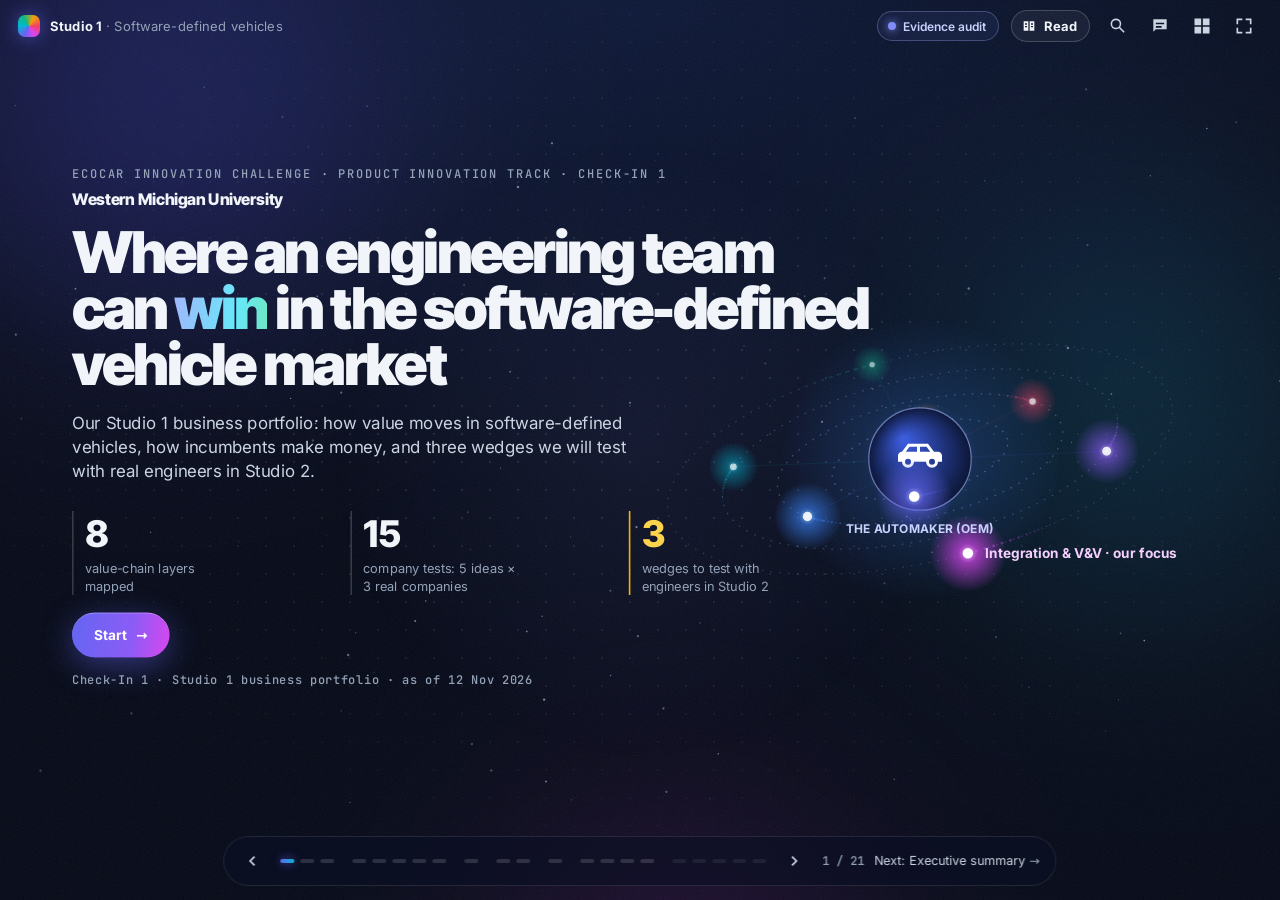
<file: index.html>
<!doctype html>
<html lang="en">
<head>
<meta charset="utf-8">
<meta name="viewport" content="width=device-width, initial-scale=1">
<title>SDV Studio 1 Portfolio</title>
<meta name="description" content="Where an engineering team can win in the software-defined vehicle market: an audited, interactive map of the SDV ecosystem and value chain, from eight layers to three candidate wedges, and how our thinking changed along the way.">
<meta name="theme-color" content="#060a18">
<meta property="og:type" content="website">
<meta property="og:title" content="Where an engineering team can win in the software-defined vehicle market">
<meta property="og:description" content="Studio 1 business portfolio: value chain and ecosystem map, 3 business model canvases, 43 audited claims, and 3 candidate wedge hypotheses after testing our first answer against real companies.">
<meta property="og:url" content="https://menukaghalan.github.io/ecocar-pit-portfolio/">
<meta property="og:image" content="https://menukaghalan.github.io/ecocar-pit-portfolio/og.png">
<meta property="og:image:width" content="1200">
<meta property="og:image:height" content="630">
<meta name="twitter:card" content="summary_large_image">
<link rel="stylesheet" href="fonts/fonts.css">
<link rel="stylesheet" href="deck.css">
<link rel="icon" href="data:image/svg+xml,%3Csvg xmlns='http://www.w3.org/2000/svg' viewBox='0 0 24 24'%3E%3Crect width='24' height='24' rx='6' fill='%234338CA'/%3E%3Cpath fill='white' d='M12 3L4 8l8 5 8-5-8-5zm-6.4 8L4 12l8 5 8-5-1.6-1L12 15l-6.4-4zm0 4L4 16l8 5 8-5-1.6-1L12 19l-6.4-4z'/%3E%3C/svg%3E">
</head>
<body>
<noscript>
  <div class="nojs">
    <p class="nojs-k">EcoCAR Innovation Challenge · Product Innovation Track · Western Michigan University · Studio 1 portfolio</p>
    <h1>Where an engineering team can win in the software-defined vehicle market</h1>
    <p>This portfolio is interactive and needs JavaScript. In short: software-defined vehicles move value from dozens of single-purpose controllers to a few central computers and the software on them, and let automakers keep earning after the sale. The largest pools belong to well-funded incumbents; the opening for an engineering team is the work every OEM must finish before launch, where suppliers are still fragmented.</p>
    <p><b>Three candidate wedges</b> go into customer discovery (B-2.3.4): safety evidence for ML components, what can leave the HIL bench, and scoping re-tests after a perception model is retrained. Our first screen had pointed to HIL, zonal migration and commercial OTA.</p>
    <p>A printable version is in <a href="portfolio.pdf">portfolio.pdf</a>; the evidence audit is in <a href="fact-check-report.html">fact-check-report.html</a>.</p>
  </div>
</noscript>

<div class="bg" aria-hidden="true">
  <div class="aurora a1"></div><div class="aurora a2"></div><div class="aurora a3"></div>
  <div class="grid"></div><div class="grain"></div>
</div>
<div class="spot" aria-hidden="true"></div>

<!-- ============================================================ TOP CHROME -->
<header class="chrome-top">
  <button class="brand" data-go="0" aria-label="Back to cover">
    <span class="brand-mark"></span>
    <span><b>Studio 1</b> · Software-defined vehicles</span>
  </button>
  <div class="chrome-right">
    <span class="now" id="nowTitle"></span>
    <button class="ver" id="verPill" title="Open the evidence audit"><span id="verText">Evidence audit</span></button>
    <button class="mode-btn" id="btnMode" aria-pressed="false" title="Switch between reading and presentation"><svg viewBox="0 0 24 24" aria-hidden="true"><path d="M4 5h7v14H4zm9 0h7v14h-7zM6 8v2h3V8zm0 4v2h3v-2zm9-4v2h3V8zm0 4v2h3v-2z"/></svg><span id="modeLabel">Read</span></button>
    <button class="icon-btn" id="btnFind" aria-label="Find a company (/)" title="Find a company (/)">
      <svg viewBox="0 0 24 24"><path d="M9.5 3a6.5 6.5 0 0 1 5.2 10.4l5.4 5.4-1.4 1.4-5.4-5.4A6.5 6.5 0 1 1 9.5 3m0 2a4.5 4.5 0 1 0 0 9 4.5 4.5 0 0 0 0-9z"/></svg>
    </button>
    <button class="icon-btn" id="btnNotes" aria-label="Speaker notes (N)" title="Speaker notes (N)">
      <svg viewBox="0 0 24 24"><path d="M4 4h16v12H7l-3 3zm3 4v2h10V8zm0 4v2h7v-2z"/></svg>
    </button>
    <button class="icon-btn" id="btnMenu" aria-label="All slides (O)" title="All slides (O)">
      <svg viewBox="0 0 24 24"><path d="M3 3h8v8H3zm10 0h8v8h-8zM3 13h8v8H3zm10 0h8v8h-8z"/></svg>
    </button>
    <button class="icon-btn" id="btnFull" aria-label="Fullscreen (F)" title="Fullscreen (F)">
      <svg viewBox="0 0 24 24"><path d="M5 5h5V3H3v7h2zm9-2v2h5v5h2V3zM5 14H3v7h7v-2H5zm14 5h-5v2h7v-7h-2z"/></svg>
    </button>
  </div>
</header>

<main id="deck">

  <section class="slide" data-ch="intro" data-title="Cover" id="s-cover">
    <div class="stage">
      <canvas id="coverCanvas" class="cover-canvas"></canvas>
      <div class="cover-copy">
        <div class="kicker rv" id="coverKicker">EcoCAR Innovation Challenge · Product Innovation Track · Check-In 1</div>
        <div class="team-line rv" id="teamLine" hidden></div>
        <h1 class="cover-title rv" style="--d:1">Where an engineering team can <span class="grad">win</span> in the software&#8209;defined vehicle market</h1>
        <p class="cover-sub rv" style="--d:2" id="coverSub"></p>
        <div class="cover-stats rv" style="--d:3">
          <div><b data-count="8">8</b><span>value-chain layers mapped</span></div>
          <div><b data-count="15">15</b><span>company tests: 5 ideas × 3 real companies</span></div>
          <div class="hl"><b data-count="3">3</b><span>wedges to test with engineers in Studio 2</span></div>
        </div>
        <div class="cover-cta rv" style="--d:4">
          <button class="cta" data-goid="s-exec">Start <span class="arrow">→</span></button>
          </div>
        <p class="cover-hint rv" style="--d:5" id="coverAsOf"></p>
      </div>
    </div>
  </section>

  <section class="slide" data-ch="intro" data-title="Executive summary" id="s-exec">
    <div class="stage ex" id="ex">
      <div class="head">
        <div class="kicker rv">Executive summary</div>
        <h2 class="title rv" style="--d:1">Our opening is the evidence work every OEM must finish before launch</h2>
        <p class="sub rv" style="--d:2">Our answer on one page. Every slide after this one is the evidence behind it.</p>
      </div>
      <div class="ex-left rv" style="--d:3">
        <div class="mini-kicker gold">Bottom line</div>
        <p class="ex-bl" id="exBottom"></p>
        </div>
      <div class="ex-right">
        <div class="mini-kicker rv" style="--d:3">Three wedges we will test in Studio 2</div>
        <div class="ex-targets" id="exTargets"></div>
        <div class="ex-risk rv" style="--d:8" id="exRisk"></div>
      </div>
      <div class="foot ex-foot" id="exFoot"></div>
    </div>
  </section>

  <section class="slide" data-ch="intro" data-title="How it is organized" id="s-map">
    <div class="stage">
      <div class="head">
        <div class="kicker rv">Contents</div>
        <h2 class="title rv" style="--d:1">Five chapters, one per question in the Studio 1 brief</h2>
        <p class="sub rv" style="--d:2">Read in order with → or the arrows below. Each slide title states its point.</p>
      </div>
      <div class="mp-grid" id="mpGrid"></div>
      <div class="mp-check rv" style="--d:8" id="mpCheck"></div>
    </div>
  </section>

  <section class="slide" data-ch="market" data-title="Why SDVs" id="s-why">
    <div class="stage">
      <div class="head">
        <div class="kicker rv">Why the market is changing</div>
        <h2 class="title rv" style="--d:1">Software is growing 4.5× faster than the car, and it keeps paying after the sale</h2>
        <p class="sub rv" style="--d:2">Four reasons automakers are moving to software-defined vehicles (SDVs)</p>
      </div>

      <div class="why-hero rv" style="--d:3">
        <div class="mini-kicker">Automotive software &amp; electronics, 2035</div>
        <div class="mega"><span data-count="519" data-prefix="$" data-suffix="B">$519B</span></div>
        <div class="mega-cap">McKinsey projection, light vehicles<sup class="cite" data-s="mck"></sup></div>
        <div class="race">
          <div class="race-row">
            <div class="race-lbl"><b>Software &amp; electronics</b><span>4.5%/yr</span></div>
            <div class="race-track"><div class="race-bar hot" style="--w:100%"></div></div>
          </div>
          <div class="race-row">
            <div class="race-lbl"><b>Vehicles overall</b><span>~1%/yr</span></div>
            <div class="race-track"><div class="race-bar" style="--w:22%"></div></div>
          </div>
        </div>
      </div>

      <div class="why-grid">
        <article class="why-card tilt rv" style="--d:4; --c:var(--Lfive-m)">
          <div class="wc-top"><span class="wc-ico" data-icon="cash"></span><span class="wc-k">Recurring revenue</span></div>
          <div class="wc-num"><span data-count="3.1" data-prefix="$" data-suffix="B" data-dec="1">$3.1B</span> <small>OnStar, 2026 guide</small></div>
          <p>GM guides ~$3.1B of OnStar revenue for 2026<sup class="cite" data-s="gm-q1"></sup> and targets <b>~70% gross margins</b> on OnStar and Super Cruise<sup class="cite" data-s="gm-q3l"></sup>.</p>
        </article>
        <article class="why-card tilt rv" style="--d:5; --c:var(--Lone-m)">
          <div class="wc-top"><span class="wc-ico" data-icon="chip"></span><span class="wc-k">Cheaper hardware</span></div>
          <div class="wc-num"><span class="ecu-from">17</span> <span class="wc-arrow">→</span> <span>7</span> <small>ECUs</small></div>
          <div class="ecus" id="ecus" aria-hidden="true"></div>
          <p>Rivian’s Gen 2 R1 cut ECUs from 17 to 7<sup class="cite" data-s="rivian"></sup>.</p>
        </article>
        <article class="why-card tilt rv" style="--d:6; --c:var(--Lfour-m)">
          <div class="wc-top"><span class="wc-ico" data-icon="ota"></span><span class="wc-k">Cheaper recalls</span></div>
          <div class="wc-num"><span data-count="29.3" data-suffix="M" data-dec="1">29.3M</span> <small>recalled</small></div>
          <p>891 US vehicle recalls in 2025<sup class="cite" data-s="nhtsa"></sup>. OTA fixes could save US OEMs <b>$1.5B by 2028</b> (2023 forecast)<sup class="cite" data-s="abi"></sup>.</p>
        </article>
        <article class="why-card tilt rv" style="--d:7; --c:var(--Lthree-m)">
          <div class="wc-top"><span class="wc-ico" data-icon="gauge"></span><span class="wc-k">Faster development</span></div>
          <div class="wc-num"><span>18–24</span> <small>month cycles</small></div>
          <p>Chinese rivals target development cycles of 18 to 24 months, about half the Western norm<sup class="cite" data-s="spg-china"></sup>.</p>
        </article>
      </div>
    </div>
  </section>

  <section class="slide" data-ch="market" data-title="Ecosystem" id="s-eco">
    <div class="stage eco" id="eco">
      <div class="head">
        <div class="kicker rv">Ecosystem diagram</div>
        <h2 class="title rv" style="--d:1">The automaker stays the hub, but SDVs add a second revenue loop</h2>
        <p class="sub rv" style="--d:2">Nine groups of companies around the automaker (OEM), and what flows between them</p>
      </div>
      <svg class="eco-svg" id="ecoSvg" viewBox="0 0 1600 900" aria-hidden="true"></svg>
      <div class="eco-html" id="ecoHtml"></div>
      <div class="narr" id="narr" aria-live="polite"></div>
      <div class="eco-bar rv" style="--d:6">
        <div class="seg-ctl" id="eraCtl" role="radiogroup" aria-label="Era">
          <button data-era="before" role="radio">Before SDV</button>
          <button data-era="after" class="on" role="radio">With SDV</button>
          <i class="seg-thumb"></i>
        </div>
        <span class="bar-sep"></span>
        <button class="tog on" data-tog="goods"><i class="sw sw-goods"></i>Goods</button>
        <button class="tog on" data-tog="money"><i class="sw sw-money">$</i>Money</button>
        <button class="tog on" data-tog="data"><i class="sw sw-data"></i>Data</button>
        <span class="bar-sep"></span>
        <span class="bar-k shift-k">SDV shifts</span>
        <div class="shift-btns" id="shiftBtns"></div>
        <button class="play" id="playShifts" aria-label="Play the four shifts"><svg viewBox="0 0 24 24"><path d="M8 5v14l11-7z"/></svg><span>Play</span></button>
      </div>
      <aside class="drawer" id="drawer" aria-hidden="true"></aside>
    </div>
  </section>

  <section class="slide" data-ch="market" data-title="Value chain stages" id="s-chain">
    <div class="stage">
      <div class="head">
        <div class="kicker rv">Value chain · the organizers’ format</div>
        <h2 class="title rv" style="--d:1">All three wedges sit inside the EcoCAR discovery zone</h2>
        <p class="sub rv" style="--d:2">The organizers’ seven-stage value chain, filled in with our research. Every idea we dropped (zonal, OTA, SBOM) sat outside the zone.</p>
      </div>
      <div class="ch-wrap rv" style="--d:3" id="chBody"></div>
    </div>
  </section>

  <section class="slide" data-ch="market" data-title="Value chain" id="s-vc">
    <div class="stage vc" id="vc">
      <div class="head">
        <div class="kicker rv">Value chain map</div>
        <h2 class="title rv" style="--d:1">Value sits in crowded layers; validation is still fragmented</h2>
        <p class="sub rv" style="--d:2">Our eight layers: six sit where they live in the car, and two wrap around it</p>
      </div>
      <div class="vc-tools rv" style="--d:3">
        <span class="bar-k">Lens</span>
        <div class="seg-ctl" id="lensCtl" role="radiogroup" aria-label="Lens">
          <button data-lens="layers" class="on" role="radio">Layers</button>
          <button data-lens="competition" role="radio">Competition</button>
          <button data-lens="capture" role="radio">Value capture</button>
          <button data-lens="pockets" role="radio">Open pockets</button>
          <i class="seg-thumb"></i>
        </div>
        <button class="tog" id="tExplode"><svg viewBox="0 0 24 24"><path d="M12 2 2 7l10 5 10-5zM2 17l10 5 10-5M2 12l10 5 10-5"/></svg>Explode</button>
        <button class="tog" id="tTour"><svg class="fill" viewBox="0 0 24 24"><path d="M8 5v14l11-7z"/></svg><span>Tour the car</span></button>
        <button class="tog icon" id="tReplay" aria-label="Replay the build animation" title="Replay the build animation"><svg viewBox="0 0 24 24"><path d="M4 12a8 8 0 1 0 2.6-5.9M4 4v5h5"/></svg></button>
      </div>
      <div class="lens-legend" id="lensLegend"></div>

      <div class="rail">
        <div class="rail-top"><b>RECURRING</b><span>after the sale</span></div>
        <div class="rail-arrows">
          <div class="ra ra-up"><div class="ra-shaft"><i></i><i></i><i></i></div><span>FEATURES FLOW UP</span></div>
          <div class="ra ra-down"><div class="ra-shaft"><i>$</i><i>$</i><i>$</i></div><span>MONEY FLOWS DOWN</span></div>
        </div>
        <div class="rail-bot"><b>ONE-TIME</b><span>per vehicle</span></div>
      </div>

      <div class="rig" id="rig">
        <svg id="carSvg" viewBox="0 0 1600 900" role="img" aria-label="Side view of a car with each value-chain layer shown where it lives">
          <defs>
            <path id="bodyShape" d="M206 604 C208 590 216 578 238 568 C272 554 322 540 372 528 C410 498 450 472 506 458 C556 448 616 446 668 454 C716 462 768 494 804 518 C826 526 844 534 850 548 C857 570 857 604 846 630 C842 638 832 642 818 642 L793 642 A70 70 0 1 0 657 642 L413 642 A70 70 0 1 0 277 642 L226 642 C212 636 204 622 206 604 Z"/>
            <linearGradient id="bodyGrad" x1="0" y1="0" x2="0" y2="1"><stop offset="0" stop-color="#9db4f5" stop-opacity=".26"/><stop offset=".55" stop-color="#6a80c8" stop-opacity=".1"/><stop offset="1" stop-color="#3b4a86" stop-opacity=".2"/></linearGradient>
            <linearGradient id="lineGrad" x1="0" y1="0" x2="0" y2="1" gradientUnits="objectBoundingBox"><stop offset="0" stop-color="#eef3ff"/><stop offset=".55" stop-color="#a9bcf0"/><stop offset="1" stop-color="#5d6fa8"/></linearGradient>
            <linearGradient id="glassGrad" x1="0" y1="0" x2="1" y2="1"><stop offset="0" stop-color="#cfe0ff" stop-opacity=".34"/><stop offset=".5" stop-color="#7f9be0" stop-opacity=".1"/><stop offset="1" stop-color="#7f9be0" stop-opacity=".2"/></linearGradient>
            <linearGradient id="hlBeam" x1="1" y1="0" x2="0" y2="0"><stop offset="0" stop-color="#eaf2ff" stop-opacity=".3"/><stop offset="1" stop-color="#eaf2ff" stop-opacity="0"/></linearGradient>
            <linearGradient id="reflFade" x1="0" y1="0" x2="0" y2="1"><stop offset="0" stop-color="#fff" stop-opacity=".5"/><stop offset="1" stop-color="#fff" stop-opacity="0"/></linearGradient>
            <linearGradient id="gleamGrad" x1="0" y1="0" x2="1" y2="0"><stop offset="0" stop-color="#fff" stop-opacity="0"/><stop offset=".5" stop-color="#fff" stop-opacity=".38"/><stop offset="1" stop-color="#fff" stop-opacity="0"/></linearGradient>
            <radialGradient id="floorGlow"><stop offset="0" stop-color="#6366f1" stop-opacity=".55"/><stop offset=".6" stop-color="#6366f1" stop-opacity=".12"/><stop offset="1" stop-color="#6366f1" stop-opacity="0"/></radialGradient>
            <radialGradient id="tireGrad"><stop offset=".72" stop-color="#1b2342"/><stop offset=".86" stop-color="#0c1228"/><stop offset="1" stop-color="#060a18"/></radialGradient>
            <radialGradient id="rimGrad"><stop offset="0" stop-color="#3a4a7c"/><stop offset=".8" stop-color="#141b36"/><stop offset="1" stop-color="#0c1228"/></radialGradient>
            <pattern id="battCells" width="19" height="26" patternUnits="userSpaceOnUse"><rect x="1.5" y="3" width="16" height="20" rx="2" fill="#93a7dc" fill-opacity=".11" stroke="#93a7dc" stroke-opacity=".3"/></pattern>
            <mask id="reflMask" maskUnits="userSpaceOnUse" x="150" y="682" width="760" height="70"><rect x="150" y="682" width="760" height="70" fill="url(#reflFade)"/></mask>
            <clipPath id="bodyClip"><use href="#bodyShape"/></clipPath>
          </defs>

          <g id="cam">
            <!-- where things live -->
            <g class="car-only tags">
              <line class="zone-sep" x1="190" y1="344" x2="880" y2="344"/>
              <line class="zone-sep" x1="190" y1="722" x2="880" y2="722"/>
              <text class="zone-k" x="192" y="214">OFF THE CAR</text>
              <text class="zone-k" x="192" y="366">IN THE CAR</text>
              <text class="zone-k" x="720" y="744">BEFORE LAUNCH</text>
            </g>

            <!-- ground: glow, reflection, contact shadows -->
            <g class="car-only" id="ground">
              <ellipse cx="530" cy="690" rx="400" ry="30" fill="url(#floorGlow)"/>
              <g mask="url(#reflMask)" opacity=".5" id="refl">
                <use href="#bodyShape" transform="matrix(1 0 0 -1 0 1364)" fill="url(#bodyGrad)" stroke="#a9bcf0" stroke-width="1.5"/>
                <circle cx="345" cy="738" r="56" fill="#141b36"/><circle cx="725" cy="738" r="56" fill="#141b36"/>
              </g>
              <ellipse cx="345" cy="684" rx="66" ry="7" fill="#02040c" opacity=".9"/>
              <ellipse cx="725" cy="684" rx="66" ry="7" fill="#02040c" opacity=".9"/>
            </g>

            <!-- exploded view: slabs the parts settle onto -->
            <g class="ex-only" id="exSlabs"></g>

            <!-- 07 cybersecurity: a boundary around everything -->
            <g class="part" data-layer="7">
              <g class="car-only">
                <path class="shield-hit" d="M180 652 C168 610 172 574 206 552 C250 530 318 518 352 512 C392 472 440 434 498 424 C556 412 628 412 680 426 C734 440 782 476 818 502 C850 514 872 530 876 558 C884 590 882 628 870 656 C864 672 848 678 826 678 L214 678 C196 678 186 668 180 652 Z"/>
                <path class="shield" d="M180 652 C168 610 172 574 206 552 C250 530 318 518 352 512 C392 472 440 434 498 424 C556 412 628 412 680 426 C734 440 782 476 818 502 C850 514 872 530 876 558 C884 590 882 628 870 656 C864 672 848 678 826 678 L214 678 C196 678 186 668 180 652 Z"/>
                <path class="shield-draw" pathLength="1" d="M180 652 C168 610 172 574 206 552 C250 530 318 518 352 512 C392 472 440 434 498 424 C556 412 628 412 680 426 C734 440 782 476 818 502 C850 514 872 530 876 558 C884 590 882 628 870 656 C864 672 848 678 826 678 L214 678 C196 678 186 668 180 652 Z"/>
              </g>
              <rect class="ex-only shield ex-frame" x="196" y="170" width="696" height="506" rx="26"/>
            </g>

            <g id="carRoot">
              <!-- the car: a quiet x-ray, so the layers carry the colour -->
              <g id="shell" aria-hidden="true">
                <g id="shellFill">
                  <path class="hl-beam" d="M216 596 L120 566 L120 652 Z" fill="url(#hlBeam)"/>
                  <use href="#bodyShape" fill="url(#bodyGrad)"/>
                  <path class="glass" d="M380 527 C414 500 454 474 506 461 L512 471 C468 482 430 502 398 526 Z"/>
                  <path class="glass" d="M398 526 C430 502 468 482 512 471 C536 465 556 463 566 463 L566 518 Z"/>
                  <path class="glass" d="M578 462 C616 460 642 462 668 468 C698 476 730 496 752 512 L578 516 Z"/>
                  <path class="glass dim-g" d="M678 462 C716 472 762 502 792 520 L762 514 C738 496 708 476 678 468 Z"/>
                  <path class="ghost" d="M572 463 L572 640"/>
                  <path class="ghost" d="M402 528 C398 565 402 610 418 640"/>
                  <path class="ghost" d="M756 516 C756 530 750 542 742 552"/>
                  <path class="ghost shoulder" d="M238 578 C350 548 600 528 840 542"/>
                  <path class="ghost" d="M416 630 L656 630"/>
                  <path class="ghost" d="M524 534 L552 532 M706 524 L732 523"/>
                  <path class="ghost-fill" d="M404 520 C390 514 378 516 376 524 C378 530 392 530 404 526 Z"/>
                  <path class="ghost-fill" transform="translate(0 8)" d="M446 478 C454 474 462 476 466 482 L480 546 L502 548 C508 550 508 558 502 560 L456 560 C450 560 448 556 448 550 Z" opacity=".7"/>
                  <path class="ghost-fill" transform="translate(0 8)" d="M606 482 C614 478 622 480 626 486 L638 546 L660 548 C666 550 666 558 660 560 L616 560 C610 560 608 556 608 550 Z" opacity=".7"/>
                  <path class="ghost" d="M428 516 L412 534"/><ellipse class="ghost" cx="410" cy="537" rx="4" ry="12" transform="rotate(35 410 537)"/>
                  <rect x="420" y="612" width="230" height="26" rx="5" fill="url(#battCells)" stroke="#93a7dc" stroke-opacity=".4"/>
                  <path class="light hl" d="M214 592 C232 580 262 568 296 560 L298 565 C266 574 236 586 218 598 Z"/>
                  <path class="light tl" d="M810 524 C830 530 844 536 851 550 L845 551 C838 540 824 536 808 529 Z"/>
                  <g clip-path="url(#bodyClip)"><rect id="gleam" x="-140" y="420" width="130" height="240" fill="url(#gleamGrad)" transform="skewX(-16)"/></g>
                </g>
                <path class="bloom-line" d="M206 604 C208 590 216 578 238 568 C272 554 322 540 372 528 C410 498 450 472 506 458 C556 448 616 446 668 454 C716 462 768 494 804 518 C826 526 844 534 850 548 C857 570 857 604 846 630"/>
                <path class="body-line" id="ln1" pathLength="1" d="M206 604 C208 590 216 578 238 568 C272 554 322 540 372 528 C410 498 450 472 506 458 C556 448 616 446 668 454 C716 462 768 494 804 518 C826 526 844 534 850 548 C857 570 857 604 846 630"/>
                <path class="body-line low" id="ln2" pathLength="1" d="M206 604 C204 622 212 636 226 642 L277 642 A70 70 0 1 1 413 642 L657 642 A70 70 0 1 1 793 642 L818 642 C832 642 842 638 846 630"/>
                <g id="wheels"></g>
              </g>

              <!-- 01 compute & E/E: central computer, zonal controllers, backbone -->
              <g class="part" data-layer="1"><g class="ex" data-ax="535" data-ay="574" data-tx="490" data-es=".75">
                <circle class="halo" cx="535" cy="574" r="96"/>
                <path class="backbone draw" pathLength="1" d="M493 566 C460 562 440 548 400 546 C360 544 320 545 296 552 C282 556 270 564 262 572"/>
                <path class="backbone draw" pathLength="1" d="M577 566 C610 562 632 550 670 548 C710 546 750 545 776 552 C790 556 802 564 808 572"/>
                <path class="spur" d="M299 552 L299 553 M771 552 L771 553"/><g class="car-only"><path class="spur" d="M432 546 L432 516 M650 548 L650 516"/><rect class="ff ecu" x="419" y="500" width="26" height="16" rx="3"/><rect class="ff ecu" x="637" y="500" width="26" height="16" rx="3"/></g>
                <rect class="ff ecu" x="286" y="552" width="26" height="16" rx="3"/><rect class="ff ecu" x="758" y="552" width="26" height="16" rx="3"/>
                <rect class="ff zone" x="238" y="572" width="46" height="28" rx="6"/><rect class="ff zone" x="786" y="572" width="46" height="28" rx="6"/>
                <text class="t-z" x="261" y="590" text-anchor="middle">ZONE</text><text class="t-z" x="809" y="590" text-anchor="middle">ZONE</text>
                <path class="pins" d="M505 546V539M520 546V539M535 546V539M550 546V539M565 546V539M505 609V602M520 609V602M535 609V602M550 609V602M565 609V602M486 558H493M486 574H493M486 590H493M577 558H584M577 574H584M577 590H584"/>
                <rect class="chip" x="493" y="546" width="84" height="56" rx="8"/>
                <rect class="chip-die" x="503" y="554" width="64" height="40" rx="4"/>
                <text class="t-c" x="535" y="578" text-anchor="middle">CENTRAL</text>
              </g></g>

              <!-- 02 software platforms: not a box, it runs on the central computer -->
              <g class="part" data-layer="2"><g class="ex" data-ax="541" data-ay="520" data-es="1.25">
                <circle class="halo" cx="541" cy="518" r="60"/>
                <g class="plate-w p1"><path class="plate" d="M505 538 L561 538 L577 526 L521 526 Z"/></g>
                <g class="plate-w p2"><path class="plate" d="M505 524 L561 524 L577 512 L521 512 Z"/></g>
                <g class="plate-w p3"><path class="plate" d="M505 510 L561 510 L577 498 L521 498 Z"/></g>
              </g></g>

              <!-- 03 ADAS & AD: sensors around the body -->
              <g class="part" data-layer="3">
                <defs><linearGradient id="coneL" x1="1" y1="0" x2="0" y2="0"><stop offset="0" style="stop-color:var(--c)" stop-opacity=".62"/><stop offset="1" style="stop-color:var(--c)" stop-opacity="0"/></linearGradient><linearGradient id="coneR" x1="0" y1="0" x2="1" y2="0"><stop offset="0" style="stop-color:var(--c)" stop-opacity=".62"/><stop offset="1" style="stop-color:var(--c)" stop-opacity="0"/></linearGradient></defs>
                <g class="car-only">
                  <polygon class="cone" points="458,486 190,430 190,540"/>
                  <polygon class="cone b" points="208,612 150,582 150,642"/>
                  <polygon class="cone r b" points="852,600 892,578 892,622"/>
                  <path class="stem" d="M362 412 C410 410 460 424 490 444"/>
                </g>
                <g class="ex" data-ax="510" data-ay="449" data-tx="560"><circle class="halo" cx="510" cy="449" r="44"/><rect class="sensor" x="492" y="442" width="36" height="14" rx="4"/><rect class="sensor-b" x="498" y="437" width="24" height="6" rx="2"/></g>
                <g class="ex" data-ax="458" data-ay="486" data-tx="470"><circle class="halo" cx="458" cy="486" r="22"/><circle class="sensor" cx="458" cy="486" r="5.5"/></g>
                <g class="ex" data-ax="208" data-ay="612" data-tx="380"><circle class="halo" cx="208" cy="612" r="24"/><circle class="sensor" cx="208" cy="612" r="6.5"/></g>
                <g class="ex" data-ax="398" data-ay="522" data-tx="650"><circle class="halo" cx="398" cy="522" r="18"/><circle class="sensor" cx="398" cy="522" r="4.5"/></g>
                <g class="ex" data-ax="852" data-ay="600" data-tx="310"><circle class="halo" cx="852" cy="600" r="24"/><circle class="sensor" cx="852" cy="600" r="6.5"/></g>
                <g class="ex" data-ax="826" data-ay="533" data-tx="720"><circle class="halo" cx="826" cy="533" r="18"/><circle class="sensor" cx="826" cy="533" r="4.5"/></g>
              </g>

              <!-- 04 OTA: a package travels cloud, antenna, computer, then every controller -->
              <g class="part" data-layer="4">
                <g class="car-only">
                  <path class="hit" d="M528 298 C540 342 590 378 630 420"/><path class="hit" d="M632 498 C612 514 580 528 556 546"/>
                  <path class="ota-line" d="M528 298 C540 342 590 378 630 420"/>
                  <path class="ota-line" d="M632 498 C612 514 580 528 556 546"/>
                </g>
                <g class="ex-only">
                  <g transform="translate(540 380)"><rect class="ota-pkg" x="-19" y="-15" width="38" height="30" rx="6"/><path class="ota-arrow" d="M0 -8V5M-6 0L0 6L6 0"/></g>
                  <path class="ota-line" d="M340 380H515M565 380H690"/>
                </g>
              </g>

              <!-- 05 telematics: roof antenna + connectivity unit -->
              <g class="part" data-layer="5"><g class="ex" data-ax="645" data-ay="459" data-tx="530">
                <circle class="halo" cx="645" cy="442" r="58"/>
                <path class="fin" d="M620 450 C632 436 648 428 664 426 C661 436 663 446 668 455 Z"/>
                <path class="s" stroke-width="1.5" d="M645 452 L645 478"/>
                <rect class="ff" x="622" y="478" width="46" height="20" rx="4"/>
                <text class="t-z" x="645" y="492" text-anchor="middle">TCU</text>
                <g class="car-only"><path class="arc" d="M667 402 A24 24 0 0 0 623 402"/><path class="arc a2" d="M677 390 A38 38 0 0 0 613 390"/><path class="arc a3" d="M687 378 A52 52 0 0 0 603 378"/></g>
              </g></g>

              <!-- 08's harness runs into the car floor -->
              <g class="car-only"><path class="harness-up" d="M528 738 C528 700 542 672 544 640"/></g>
            </g>

            <!-- 06 data & cloud: off the car -->
            <g class="part" data-layer="6"><g class="ex" data-ax="502" data-ay="250" data-es=".62">
              <circle class="halo" cx="502" cy="252" r="130"/>
              <path class="cloud" d="M436 298 C412 298 398 282 400 264 C402 246 418 236 434 238 C440 216 462 204 486 208 C506 210 522 222 528 238 C546 230 568 240 572 258 C594 258 606 274 604 286 C602 294 594 298 586 298 Z"/>
              <rect class="cloud-bar" x="456" y="250" width="92" height="7" rx="2"/><rect class="cloud-bar c2" x="456" y="263" width="92" height="7" rx="2"/><rect class="cloud-bar c3" x="456" y="276" width="92" height="7" rx="2"/>
              <path class="s car-only up-line" stroke-width="1.4" stroke-dasharray="2 6" d="M650 406 C640 360 606 326 566 298"/>
            </g></g>

            <!-- 08 integration + V&V: on the bench, before launch -->
            <g class="part" data-layer="8"><g class="ex" data-ax="592" data-ay="794" data-es=".62">
              <circle class="halo" cx="592" cy="794" r="110"/>
              <rect class="bench" x="490" y="738" width="72" height="104" rx="6"/>
              <rect class="bench-s" x="500" y="750" width="52" height="8" rx="2"/><rect class="bench-s" x="500" y="766" width="52" height="8" rx="2"/><rect class="bench-s" x="500" y="782" width="52" height="8" rx="2"/>
              <circle class="led" cx="544" cy="754" r="2.4"/><circle class="led l2" cx="544" cy="770" r="2.4"/><circle class="led l3" cx="544" cy="786" r="2.4"/>
              <text class="t-c" x="526" y="822" text-anchor="middle">HIL</text>
              <rect class="bench" x="574" y="746" width="108" height="66" rx="6"/>
              <path class="wave" d="M582 784 L594 784 L600 764 L608 798 L616 772 L624 784 L638 784 L644 758 L652 800 L660 780 L674 780"/>
              <rect class="bench" x="612" y="812" width="32" height="30" rx="2"/>
              <rect class="bench" x="476" y="842" width="218" height="9" rx="3"/>
            </g></g>

          </g>
        </svg>
        <canvas id="carFx" aria-hidden="true"></canvas>
        <div id="carLabels"></div>
      </div>
      <svg class="leaders" id="leaders" viewBox="0 0 1600 900" aria-hidden="true"></svg>

      <div class="where" id="where"></div>

      <div class="col-heads rv" style="--d:3"><span>Who plays · How value is captured</span><span>Open pocket · Competition</span></div>
      <div class="callouts" id="callouts"></div>
      <div class="foot">Schematic: parts vary by vehicle. Competition ratings and open pockets are team judgements. <b>Click any layer for its deep dive.</b></div>
    </div>
  </section>

  <section class="slide" data-ch="market" data-title="Where value grows" id="s-grow">
    <div class="stage">
      <div class="head">
        <div class="kicker rv">Value capture</div>
        <h2 class="title rv" style="--d:1">The biggest pools are crowded; validation is the fastest-growing segment</h2>
        <p class="sub rv" style="--d:2">McKinsey’s largest growth pools all sit in layers we rate crowded. Our wedges sit in its fastest-growing segment.</p>
      </div>
      <div class="chart-card rv" style="--d:3">
        <div class="chart-head">
          <div><div class="mini-kicker" id="chartUnit">Market size, $B</div><div class="chart-t">The largest growth pools<sup class="cite" data-s="mck"></sup></div></div>
          <div class="seg-ctl sm" id="poolCtl" role="radiogroup" aria-label="Measure">
            <button data-m="size" class="on" role="radio">$ size</button>
            <button data-m="mult" role="radio">Growth ×</button>
            <button data-m="cagr" role="radio">%/yr</button>
            <i class="seg-thumb"></i>
          </div>
        </div>
        <div class="chart-legend" id="chartLegend"></div>
        <div class="pools" id="pools"></div>
        <div class="axis" id="poolAxis"></div>
        <p class="chart-note" id="chartNote"></p>
      </div>
      <div class="capture">
        <div class="cap-card hl rv" style="--d:5" id="growCallout"></div>
      </div>
    </div>
  </section>

  <section class="slide" data-ch="incumbents" data-title="Business models" id="s-bmc">
    <div class="stage bm" id="bm">
      <div class="head">
        <div class="kicker rv">Business model canvases</div>
        <h2 class="title rv" style="--d:1">Three incumbents, three lessons on where a student team can fit</h2>
        <p class="sub rv" style="--d:2">How dSPACE, Applied Intuition and Mobileye make money, at three different stages of the chain</p>
      </div>
      <div class="bm-grid" id="bmGrid"></div>
      <div class="foot bm-foot" id="bmFoot"></div>
    </div>
  </section>


  <section class="slide" data-ch="fit" data-title="How we narrowed" id="s-evolve">
    <div class="stage ev" id="ev">
      <div class="head">
        <div class="kicker rv">How we narrowed</div>
        <h2 class="title rv" style="--d:1">Real companies left two of our ideas standing; W3 came after</h2>
        <p class="sub rv" style="--d:2">Round 1 (5 Oct) on the left; where each idea ended up after the company screen (26 Oct) on the right</p>
      </div>
      <button class="tog ev-walk rv" style="--d:2" id="evWalk" type="button">Walk through it</button>
      <ol class="ev-time rv" style="--d:3" id="evTime" aria-label="Timeline"></ol>
      <div class="ev-trace rv" style="--d:3" id="evTrace">
        <div class="ev-colh l"><b>Round 1 · 5 Oct</b><span>market × team fit</span></div>
        <div class="ev-colh r"><b>After Round 2 · 26 Oct</b><span>tested against real companies</span></div>
        <svg class="ev-lines" id="evLines" viewBox="0 0 900 420" aria-hidden="true"></svg>
        <div class="ev-from" id="evFrom" role="listbox" aria-label="Positions at Round 1"></div>
        <div class="ev-to" id="evTo"></div>
      </div>
      <article class="ev-story rv" style="--d:4" id="evStory" aria-live="polite"></article>
      <section class="ev-bottom rv" style="--d:5"><h4>Why the answer changed</h4><div id="evWhy"></div></section>
    </div>
  </section>

  <section class="slide" data-ch="fit" data-title="Company screen" id="s-round2">
    <div class="stage r2" id="r2">
      <div class="head">
        <div class="kicker rv"><span class="rtag live">Round 2 · 26 Oct</span> Feasibility against real companies</div>
        <h2 class="title rv" style="--d:1">Tested against real companies, 3 of 15 company tests pass</h2>
        <p class="sub rv" style="--d:2">Five ideas scored against each of three companies. Three tests pass, two of them with conditions.</p>
      </div>
      <div class="r2-matrix rv" style="--d:3" id="r2Matrix"></div>
      <aside class="r2-panel rv" style="--d:4" id="r2Panel" aria-live="polite"></aside>
      <div class="foot r2-foot" id="r2Foot"></div>
    </div>
  </section>


  <section class="slide" data-ch="wedges" data-title="Wedge hypotheses" id="s-wedges">
    <div class="stage wedge-stage">
      <div class="head">
        <div class="kicker rv">Candidate wedge hypotheses</div>
        <h2 class="title rv" style="--d:1">Three wedges, each with a test that could kill it; W2 is weakest</h2>
        <p class="sub rv" style="--d:2" id="wdSub">Who has the problem, what we would offer, and the result that would make us drop each one</p>
      </div>
      <div class="wd-rail rv" style="--d:3" role="tablist" aria-label="Wedge hypotheses" aria-orientation="vertical" id="wdTabs"></div>
      <div class="wd-panel rv" style="--d:4" role="tabpanel" id="wdPanel" tabindex="0"></div>
    </div>
  </section>

  <section class="slide" data-ch="next" data-title="Who we will interview" id="s-pipeline">
    <div class="stage">
      <div class="head">
        <div class="kicker rv">Personas and outreach</div>
        <h2 class="title rv" style="--d:1">Seven personas to interview first, four reachable without a sponsor</h2>
        <p class="sub rv" style="--d:2">Each card is a persona, a fictional archetype of a real job, in the order we will contact them</p>
      </div>
      <div class="x-panel pl-panel rv" style="--d:3" id="plBody"></div>
    </div>
  </section>

  <section class="slide" data-ch="next" data-title="Innovation in society" id="s-society">
    <div class="stage">
      <div class="head">
        <div class="kicker rv">Innovation in society</div>
        <h2 class="title rv" style="--d:1">What could go wrong for people, and what we do about it</h2>
        <p class="sub rv" style="--d:2">Safety, security, privacy, fairness and environment, across all three wedges</p>
      </div>
      <div class="so-grid" id="soBody"></div>
    </div>
  </section>

  <section class="slide" data-ch="next" data-title="Risks & gaps" id="s-gaps">
    <div class="stage">
      <div class="head">
        <div class="kicker rv">Risks and gaps</div>
        <h2 class="title rv" style="--d:1">Four risks could each end a wedge; each has an action and a date</h2>
        <p class="sub rv" style="--d:2">Below: what we finished since 10 Nov, and the smaller gaps we are closing</p>
      </div>
      <div class="rg-cards" id="riskCards"></div>
      <div class="rg-more rv" style="--d:7" id="gpBody"></div>
    </div>
  </section>

  <section class="slide" data-ch="next" data-title="Questions for you" id="s-asks">
    <div class="stage">
      <div class="head">
        <div class="kicker rv">Questions for reviewers</div>
        <h2 class="title rv" style="--d:1">Where your advice would change what we do next</h2>
        <p class="sub rv" style="--d:2">Check-In is a coaching session. These are the five questions we most want help with.</p>
      </div>
      <ol class="ask-list" id="askList"></ol>
      <div class="ask-end rv" style="--d:9" id="askEnd"></div>
    </div>
  </section>

  <section class="slide" data-ch="appx" data-title="Round 1 map" id="s-ws">
    <div class="stage ws" id="ws">
      <div class="head">
        <div class="kicker rv"><span class="rtag">Round 1 · 5 Oct</span> Our first shortlist</div>
        <h2 class="title rv" style="--d:1">Round 1 shortlisted four pockets; one survived, narrowed</h2>
        <p class="sub rv" style="--d:2">Shortlisted on 5 Oct from the critical-and-fragmented corner. Scoring kept three as targets and cut SBOM.</p>
      </div>
      <div class="matrix rv" style="--d:2" id="matrix">
        <div class="q q-ws"><div class="q-t"><span data-icon="lightbulb"></span>Engineering whitespace</div><div class="q-s">critical and fragmented: the best first wedges</div></div>
        <div class="q q-core"><div class="q-t">Crowded core</div><div class="q-s">needs billions and years of design wins</div></div>
        <div class="q q-unp"><div class="q-t">Unproven</div></div>
        <div class="q q-com"><div class="q-t">Commodity</div></div>
        <div class="ax-y">Criticality to launch, safety or approval <span>→</span></div>
        <div class="ax-x"><span>low</span><b>Competitive intensity →</b><span>high</span></div>
        <div class="dots" id="dots"></div>
      </div>
      <svg class="ws-links" id="wsLinks" viewBox="0 0 1600 900" aria-hidden="true"></svg>
      <div class="cands">
        <div class="cands-k rv" style="--d:3">★ The four Round 1 picks <span>→ and what happened to each</span></div>
        <div id="cands"></div>
      </div>
      <div class="foot">Placements are team judgements, not measurements. The shortlist came from this map, before scoring; scoring later ranked validation evidence #4, and W1 grew from it. <button type="button" class="ws-more" data-goid="s-funnel">How we scored all seven pockets →</button></div>
    </div>
  </section>

  <section class="slide" data-ch="appx" data-title="Round 1 scoring" id="s-funnel">
    <div class="stage fu" id="fu">
      <div class="head">
        <div class="kicker rv"><span class="rtag">Round 1 · 5 Oct</span> How Round 1 was scored</div>
        <h2 class="title rv" style="--d:1">Seven pockets re-scored; the same three targets lead</h2>
        <p class="sub rv" style="--d:2">We re-scored all seven pockets, not just the four we shortlisted, so the shortlist could be overturned. Drag the weights to stress-test the ranking.</p>
      </div>
      <ol class="funnel rv" style="--d:3" id="funnel" aria-label="Research funnel"></ol>
      <div class="screen-card rv" style="--d:4">
        <div class="sc-head">
          <div><div class="mini-kicker">Feasibility screening · draft team scores</div><div class="sc-t">Priority = team feasibility × market attractiveness</div></div>
          <button class="tog sm" id="wReset" type="button">Reset to team weights</button>
        </div>
        <div class="weights" id="weights"></div>
        <div class="ranks" id="ranks" role="list"></div>
        <p class="sc-note" id="scNote"></p>
      </div>
    </div>
  </section>

  <section class="slide" data-ch="appx" data-title="Dossiers" id="s-dossier">
    <div class="stage do" id="do">
      <div class="head">
        <div class="kicker rv">Company-screen dossiers</div>
        <h2 class="title rv" style="--d:1">Where W1 and W2 came from, and what today’s tools miss</h2>
        <p class="sub rv" style="--d:2">The detailed case for W1 and W2 from the company screen, plus the earlier targets we dropped, kept on the record</p>
      </div>
      <div class="do-rail rv" style="--d:3">
        <div class="do-tabs" role="tablist" aria-label="Candidates and earlier targets" aria-orientation="vertical" id="doTabs"></div>
        <p class="do-rail-note">Confidence: 1 bar = Low, 3 = High. Nothing can be above Low until Studio 2 interviews. W3 was added after the screen; it is on the Wedge hypotheses slide.</p>
      </div>
      <div class="do-panel rv" style="--d:4" role="tabpanel" id="doPanel">
        <div class="dp-head" id="dpHead"></div>
        <div class="seg-ctl sm dp-views" id="dpViews" role="tablist" aria-label="Dossier sections">
          <button data-view="case" id="ds-case" class="on" role="tab" aria-controls="dpBody">The case</button>
          <button data-view="who" id="ds-who" role="tab" aria-controls="dpBody">Who decides</button>
          <button data-view="evidence" id="ds-evidence" role="tab" aria-controls="dpBody">Evidence</button>
          <button data-view="test" id="ds-test" role="tab" aria-controls="dpBody">How we test it</button>
          <i class="seg-thumb"></i>
        </div>
        <div class="dp-body" id="dpBody" role="tabpanel" aria-labelledby="ds-case"></div>
        <div class="dp-kill" id="dpKill"></div>
      </div>
    </div>
  </section>

  <section class="slide" data-ch="appx" data-title="Value chain crosswalk" id="s-chainx">
    <div class="stage">
      <div class="head">
        <div class="kicker rv">Value chain crosswalk</div>
        <h2 class="title rv" style="--d:1">The organizers’ seven stages in full, mapped to our eight layers</h2>
        <p class="sub rv" style="--d:2">All six rows of the organizers’ format. L01–L08 are the layers on our value chain map.</p>
      </div>
      <div class="ch-wrap rv" style="--d:3" id="chxBody"></div>
    </div>
  </section>

  <section class="slide" data-ch="appx" data-title="Evidence audit" id="s-fc">
    <div class="stage fc" id="fc">
      <div class="head">
        <div class="kicker rv">Evidence audit</div>
        <h2 class="title rv" style="--d:1">43 market claims, each checked against its source</h2>
        <p class="sub rv" style="--d:2" id="fcSub"></p>
      </div>
      <aside class="fc-side rv" style="--d:3">
        <div class="fc-total"><b id="fcTotal">0</b><span>claims audited</span></div>
        <div class="fc-split" id="fcSplit"></div>
        <div class="fc-bar" id="fcBar"></div>
        <div class="fc-filters" id="fcFilters"></div>
        <div class="fc-links">
          <a href="fact-check-report.html" target="_blank" rel="noopener">Full audit report ↗</a>
        </div>
      </aside>
      <div class="fc-main rv" style="--d:4">
        <div class="fc-tabs seg-ctl sm" id="fcTabs" role="tablist">
          <button data-tab="claims" class="on" role="tab" id="tab-claims" aria-controls="fcList">Claims</button>
          <button data-tab="sources" role="tab" id="tab-sources" aria-controls="fcList">Sources</button>
          <button data-tab="open" role="tab" id="tab-open" aria-controls="fcList">Hand checks</button>
          <button data-tab="glossary" role="tab" id="tab-glossary" aria-controls="fcList">Glossary</button>
          <i class="seg-thumb"></i>
        </div>
        <div class="fc-list" id="fcList" tabindex="0" role="tabpanel" aria-labelledby="tab-claims"></div>
      </div>
    </div>
  </section>

</main>

<!-- Reading mode: a responsive, scrolling document built from the same data -->
<div class="reader" id="reader" hidden></div>

<!-- ============================================================ BOTTOM DOCK -->
<nav class="dock" aria-label="Slide navigation">
  <button class="icon-btn" id="prev" aria-label="Previous slide"><svg viewBox="0 0 24 24"><path d="M15.4 7.4 14 6l-6 6 6 6 1.4-1.4L10.8 12z"/></svg></button>
  <div class="segs" id="segs"></div>
  <button class="icon-btn" id="next" aria-label="Next slide"><svg viewBox="0 0 24 24"><path d="M8.6 16.6 10 18l6-6-6-6-1.4 1.4 4.6 4.6z"/></svg></button>
  <span class="count" id="count"></span>
</nav>

<!-- ============================================================ OVERLAYS -->
<div class="menu" id="menu" aria-hidden="true" role="dialog" aria-modal="true" aria-label="All slides">
  <div class="menu-inner">
    <div class="menu-k">All slides</div>
    <ol id="menuList"></ol>
  </div>
</div>

<div class="finder" id="finder" aria-hidden="true">
  <div class="finder-box" role="dialog" aria-modal="true" aria-label="Find a company">
    <div class="finder-in">
      <svg viewBox="0 0 24 24"><path d="M9.5 3a6.5 6.5 0 0 1 5.2 10.4l5.4 5.4-1.4 1.4-5.4-5.4A6.5 6.5 0 1 1 9.5 3m0 2a4.5 4.5 0 1 0 0 9 4.5 4.5 0 0 0 0-9z"/></svg>
      <input id="finderInput" type="text" aria-label="Company name" aria-controls="finderList" placeholder="Find a company: Qualcomm, QNX, Samsara…" autocomplete="off" spellcheck="false">
      <kbd>Esc</kbd>
    </div>
    <div class="finder-list" id="finderList" role="listbox" aria-label="Matching companies"></div>
    <div class="finder-foot"><span><kbd>↑</kbd><kbd>↓</kbd> move</span><span><kbd>Enter</kbd> open first role</span></div>
  </div>
</div>

<aside class="notes" id="notes" aria-hidden="true" aria-label="Speaker notes">
  <div class="notes-k">Speaker notes · <span id="notesSlide"></span></div>
  <p id="notesText"></p>
</aside>

<div class="dive" id="dive" aria-hidden="true" role="dialog" aria-modal="true" aria-label="Layer deep dive">
  <div class="stage dive-stage" id="diveStage"></div>
</div>

<div class="tip" id="tip" role="tooltip"></div>

<script src="assets.js"></script>
<script src="data.js"></script>
<script src="app.js"></script>
</body>
</html>
</file>
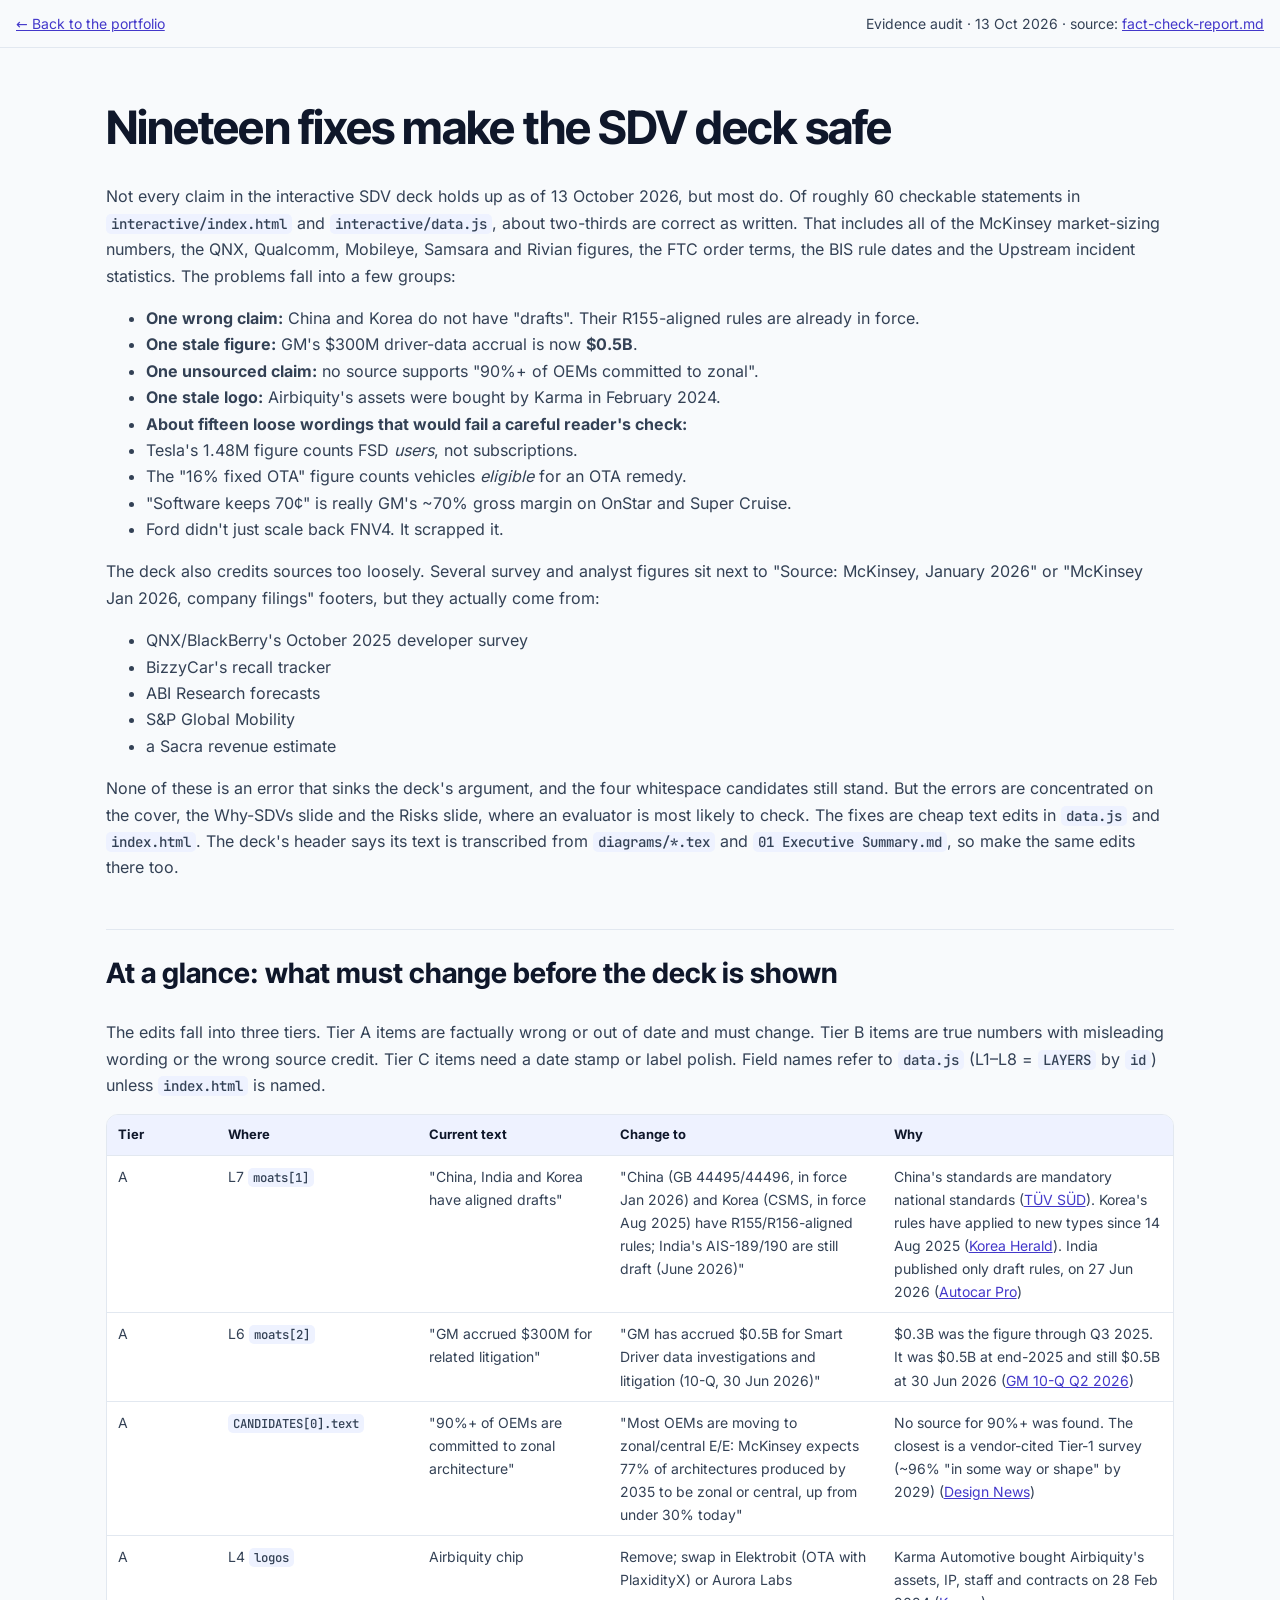
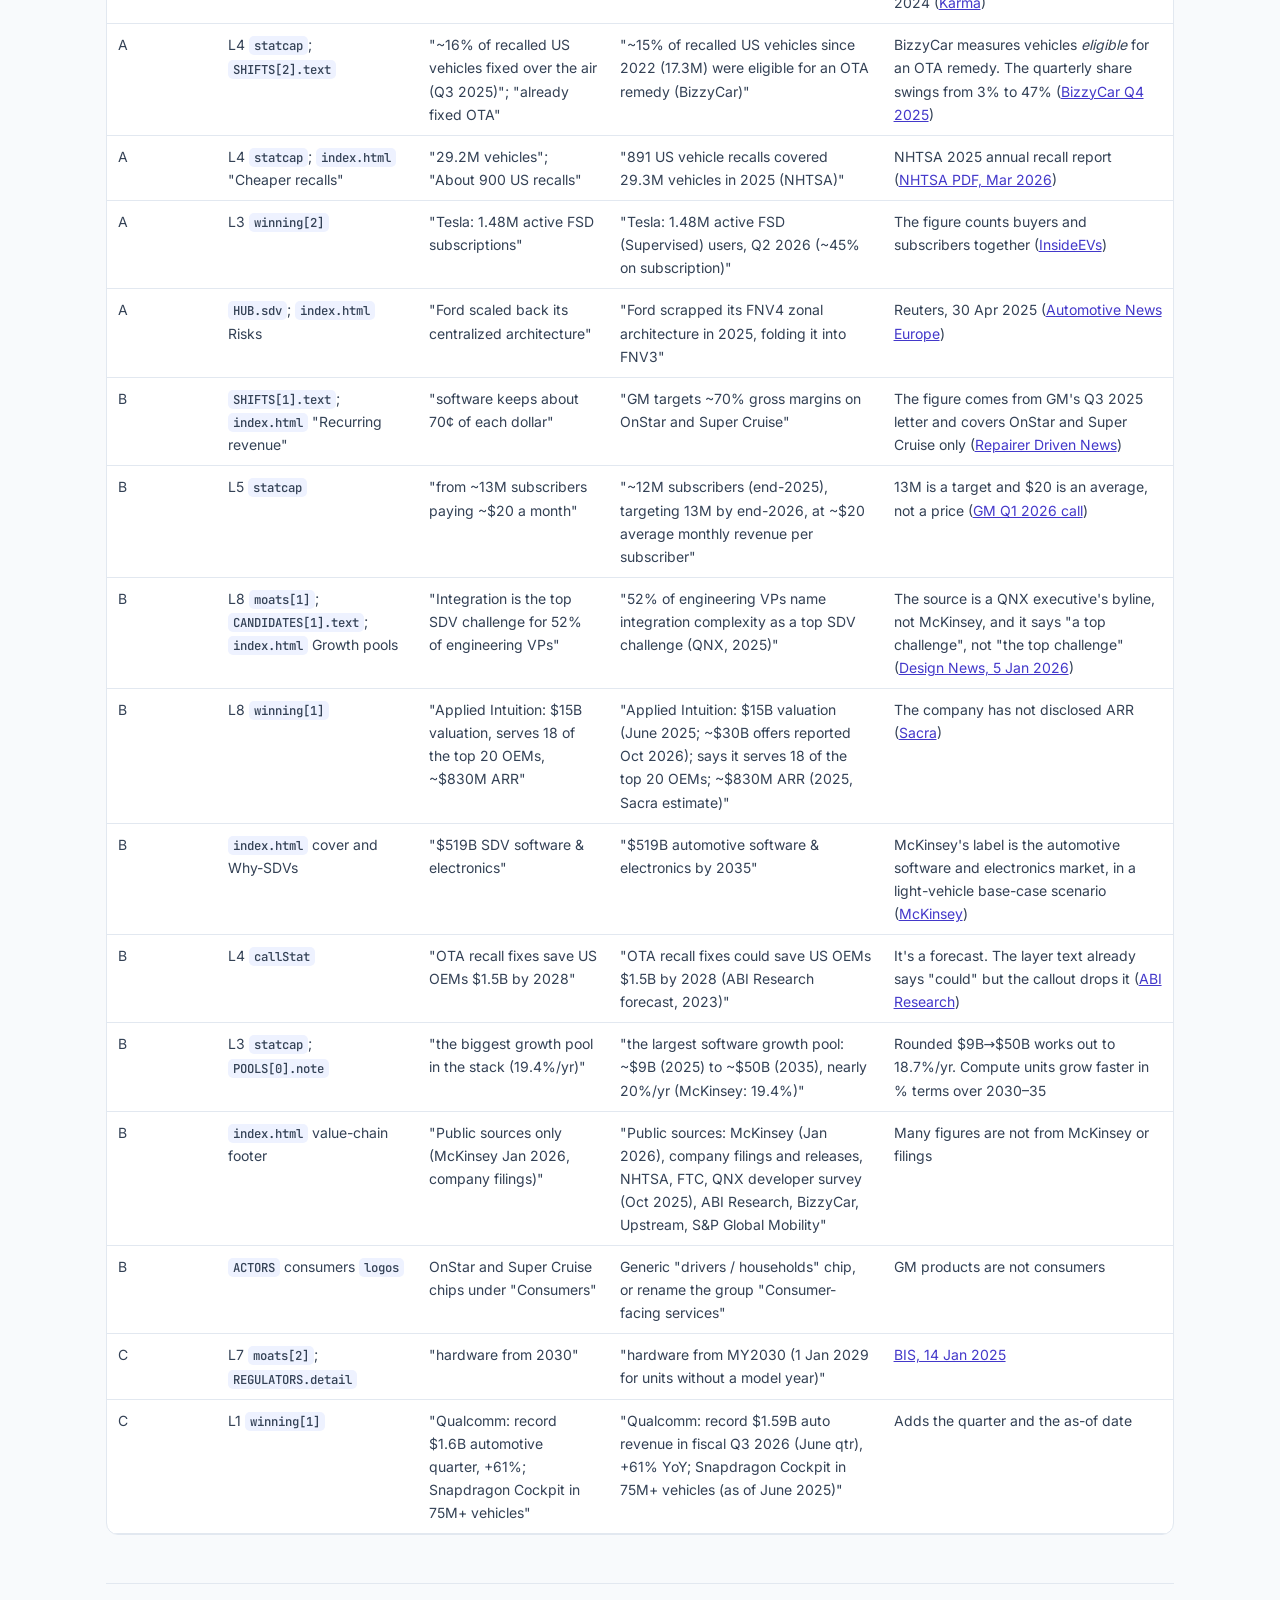
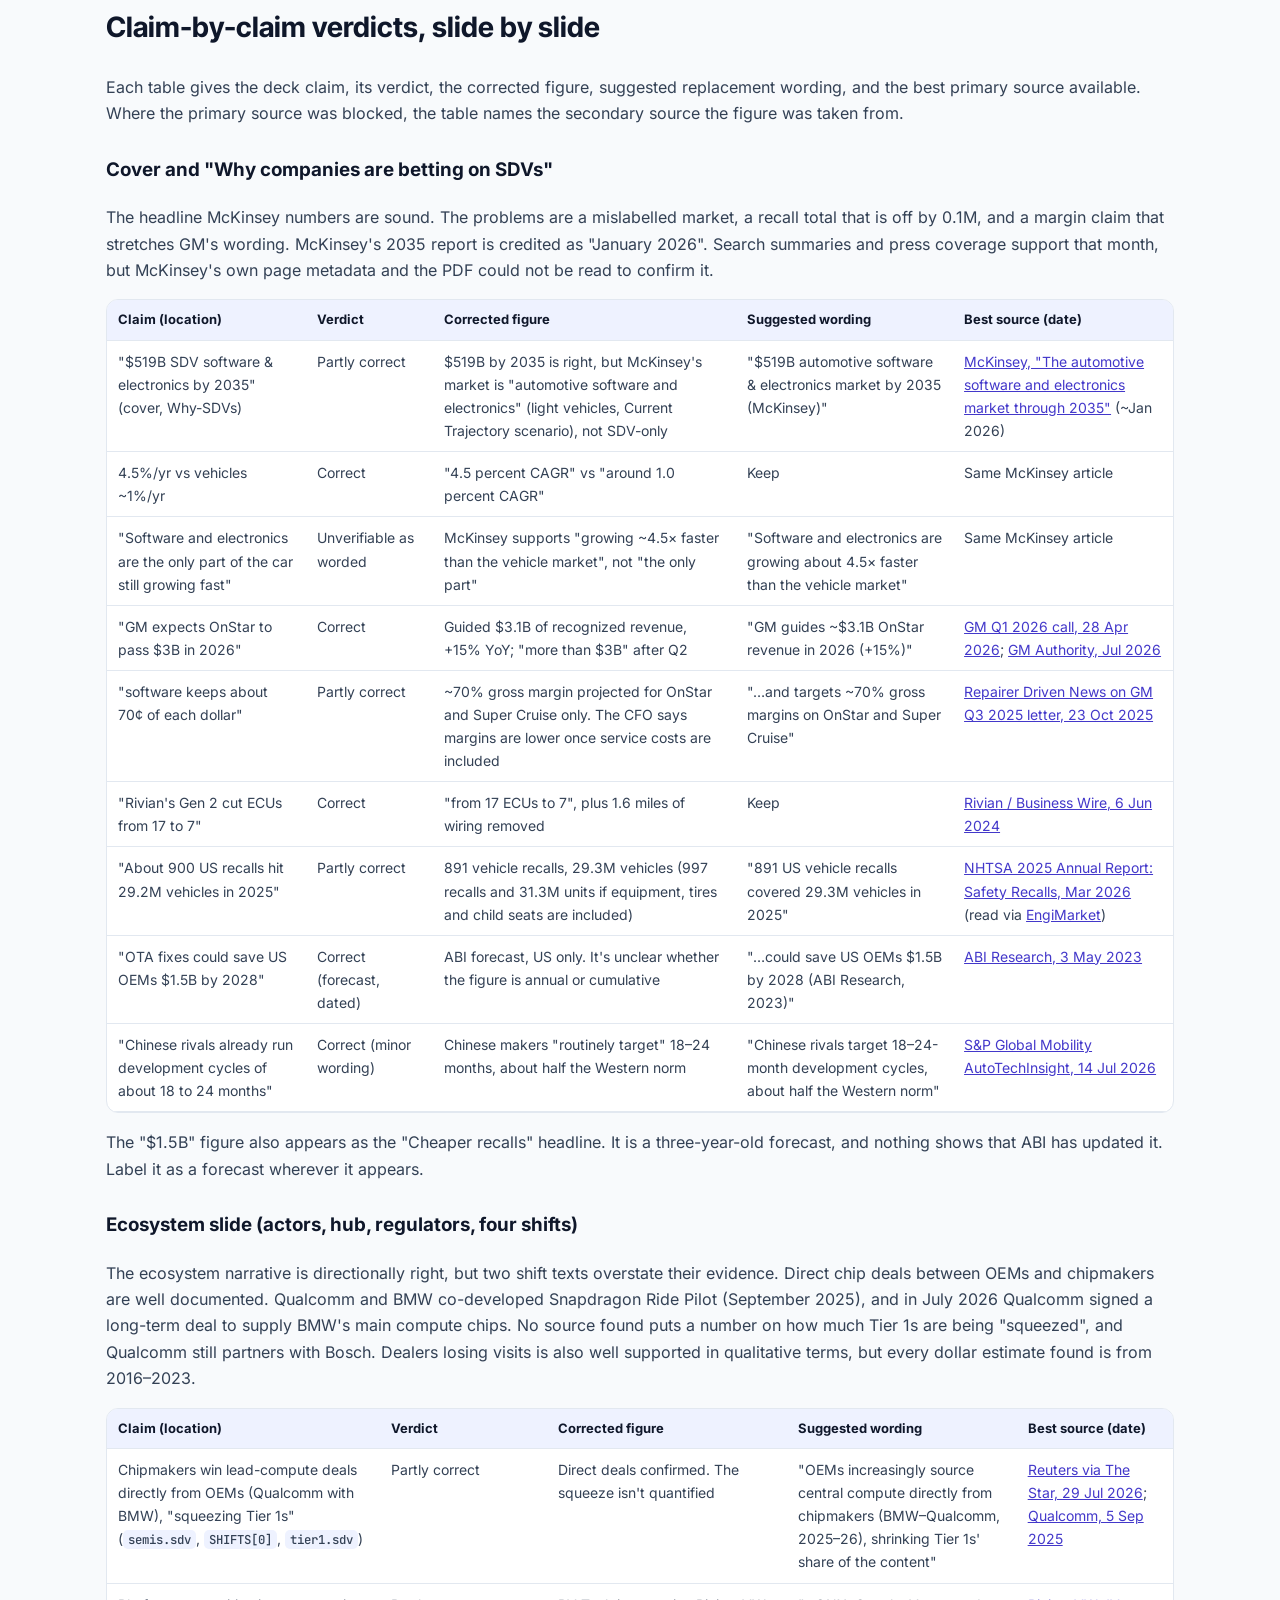
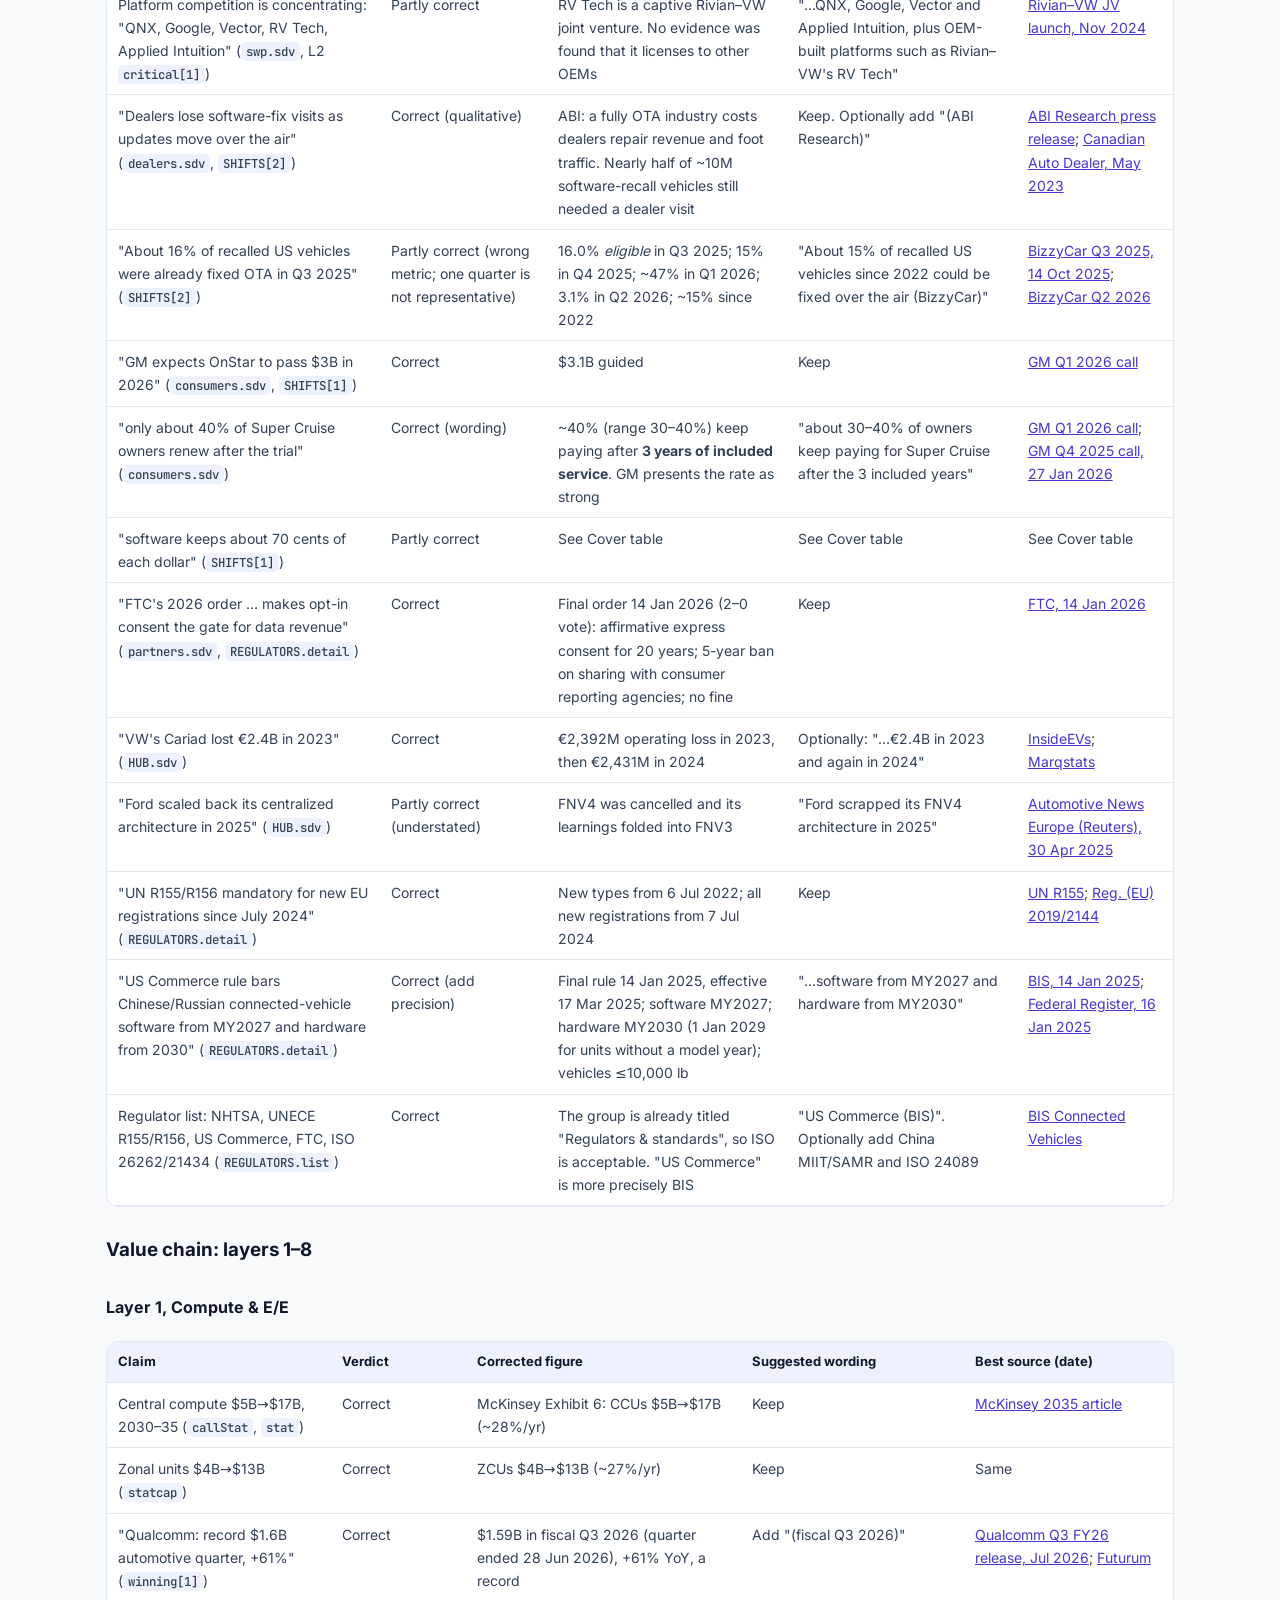
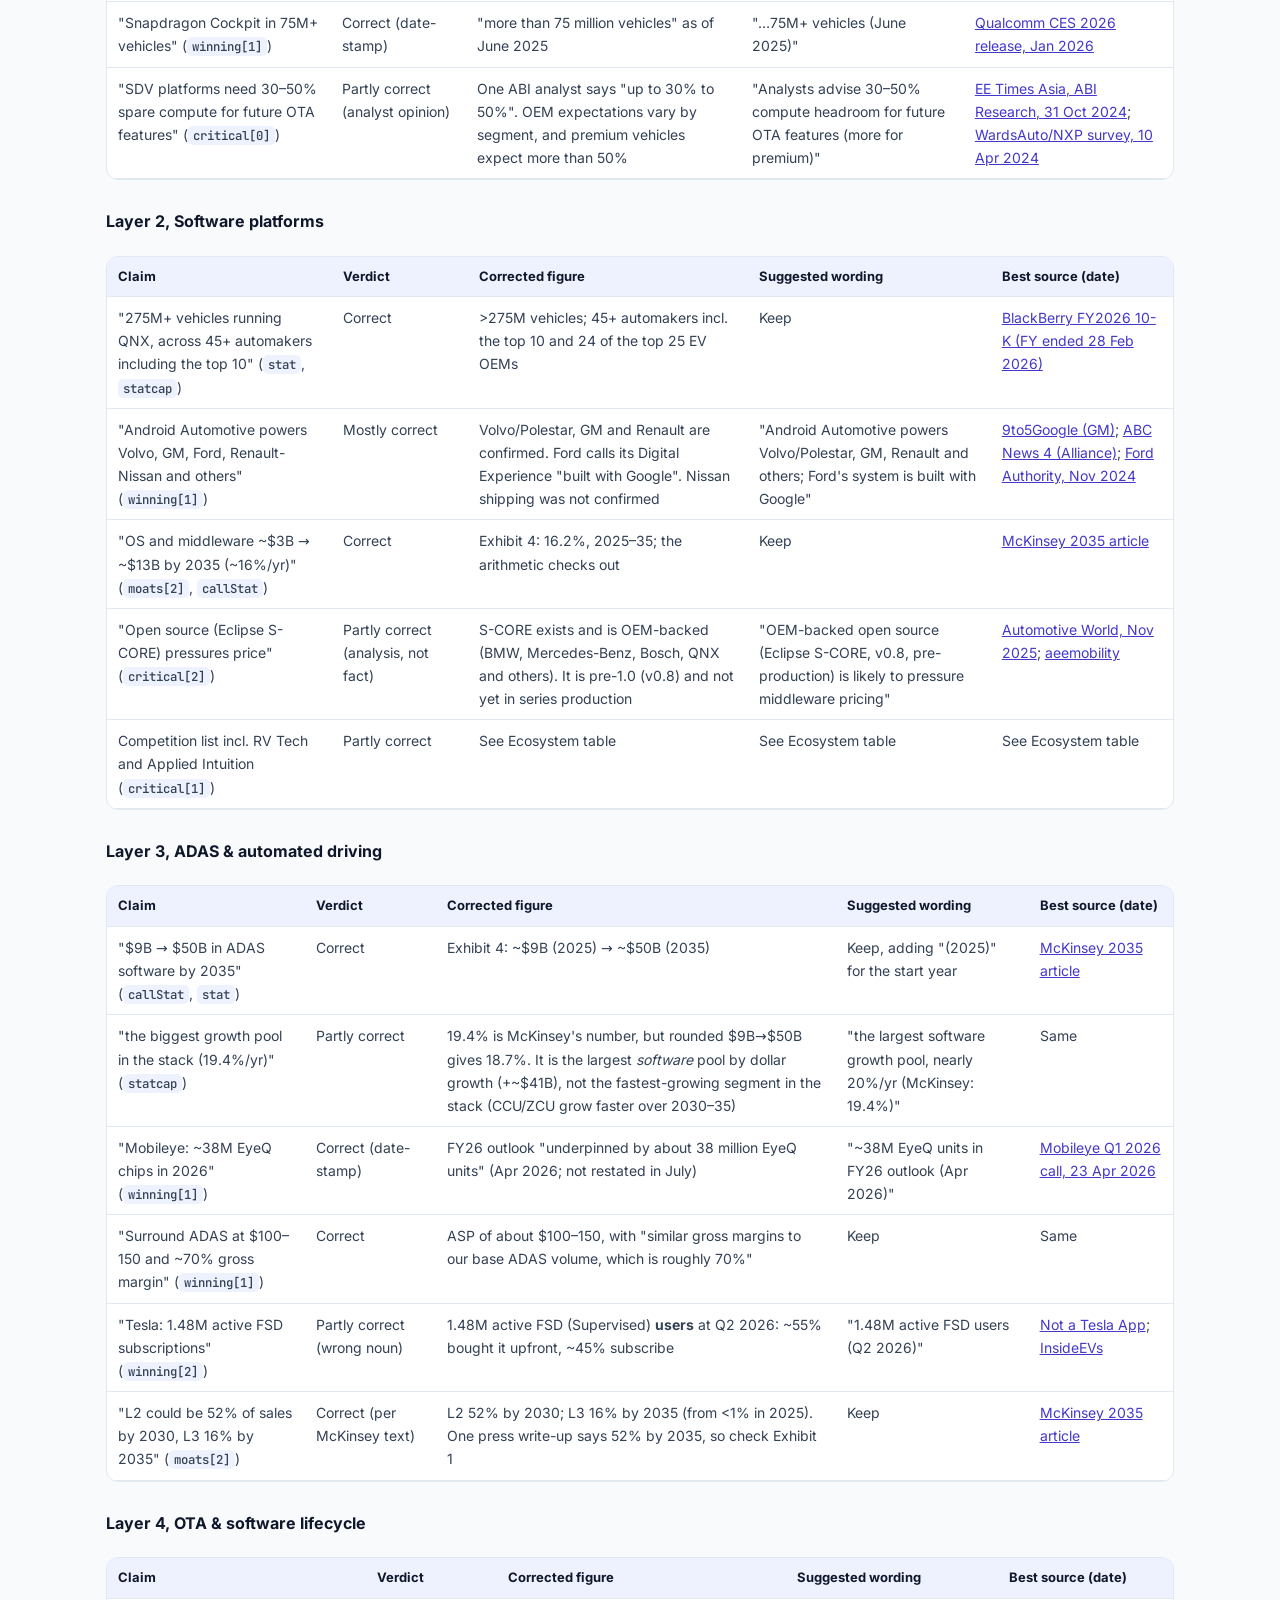
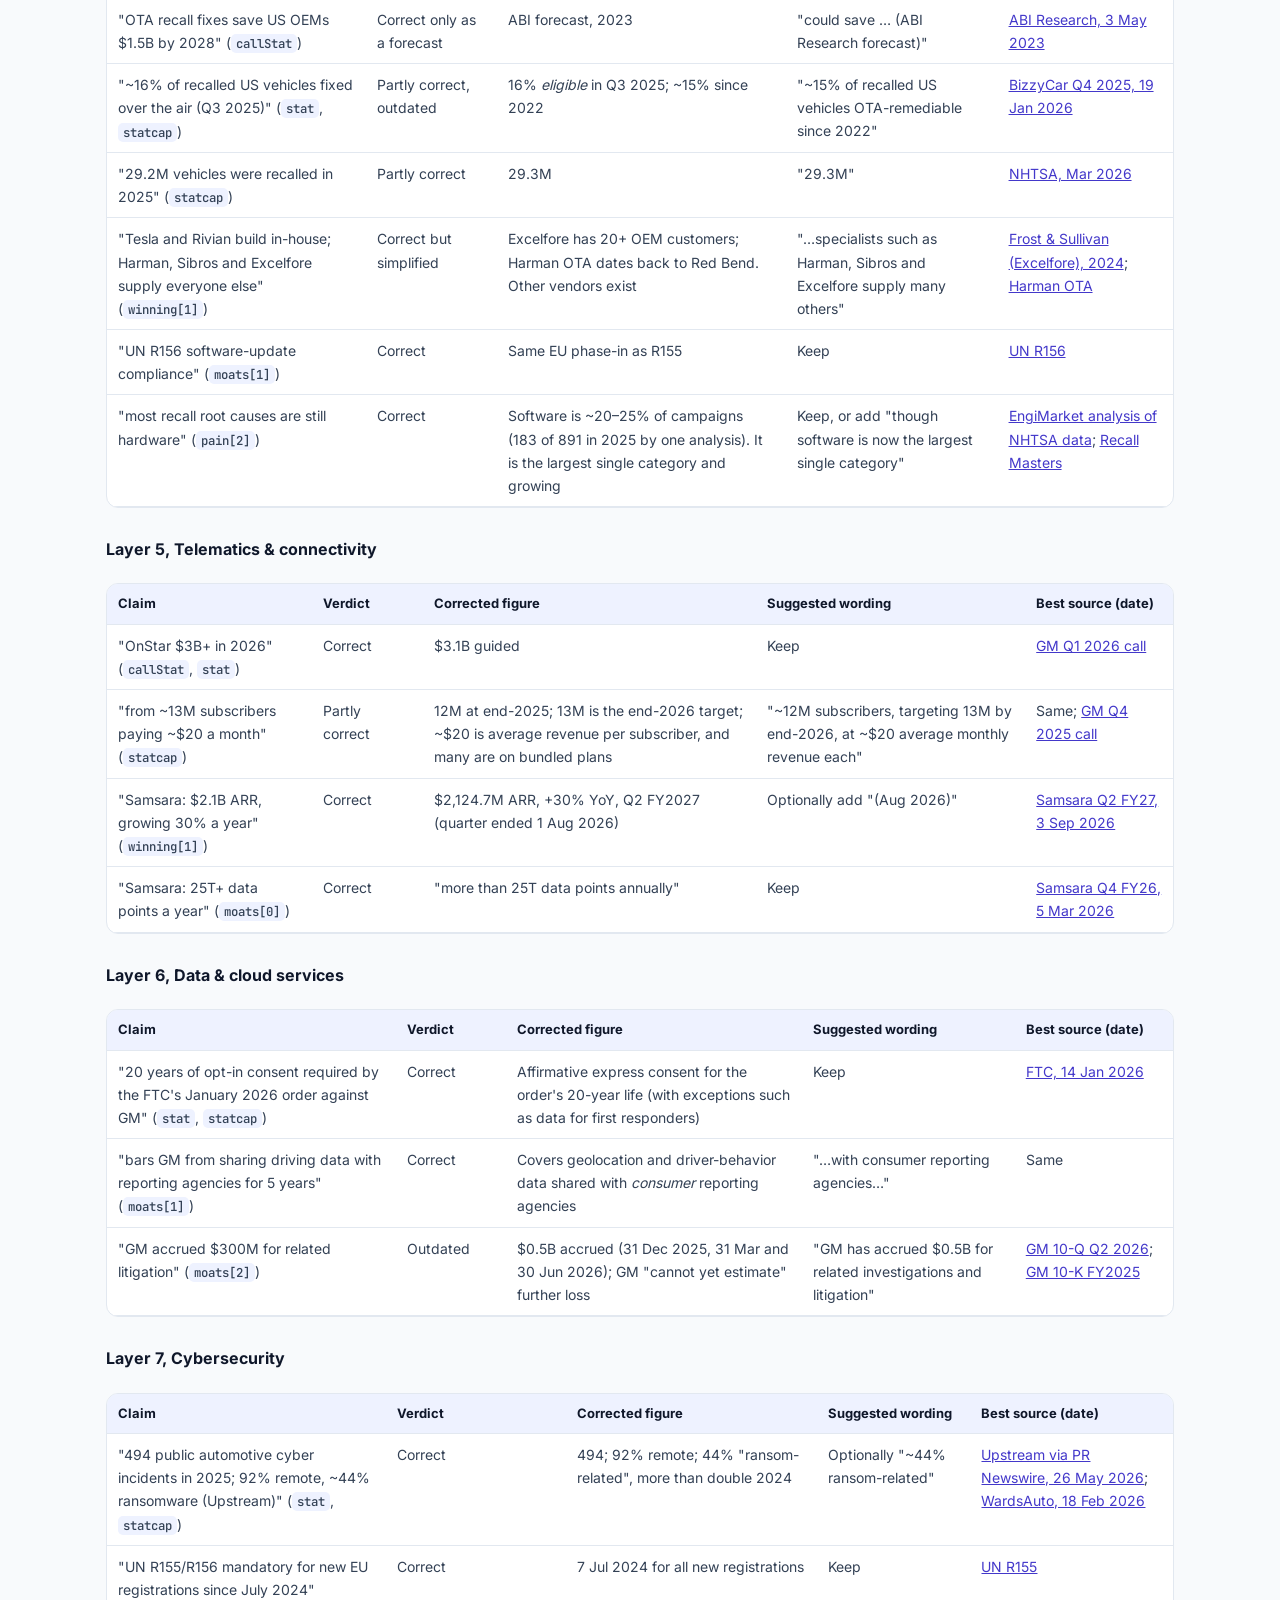
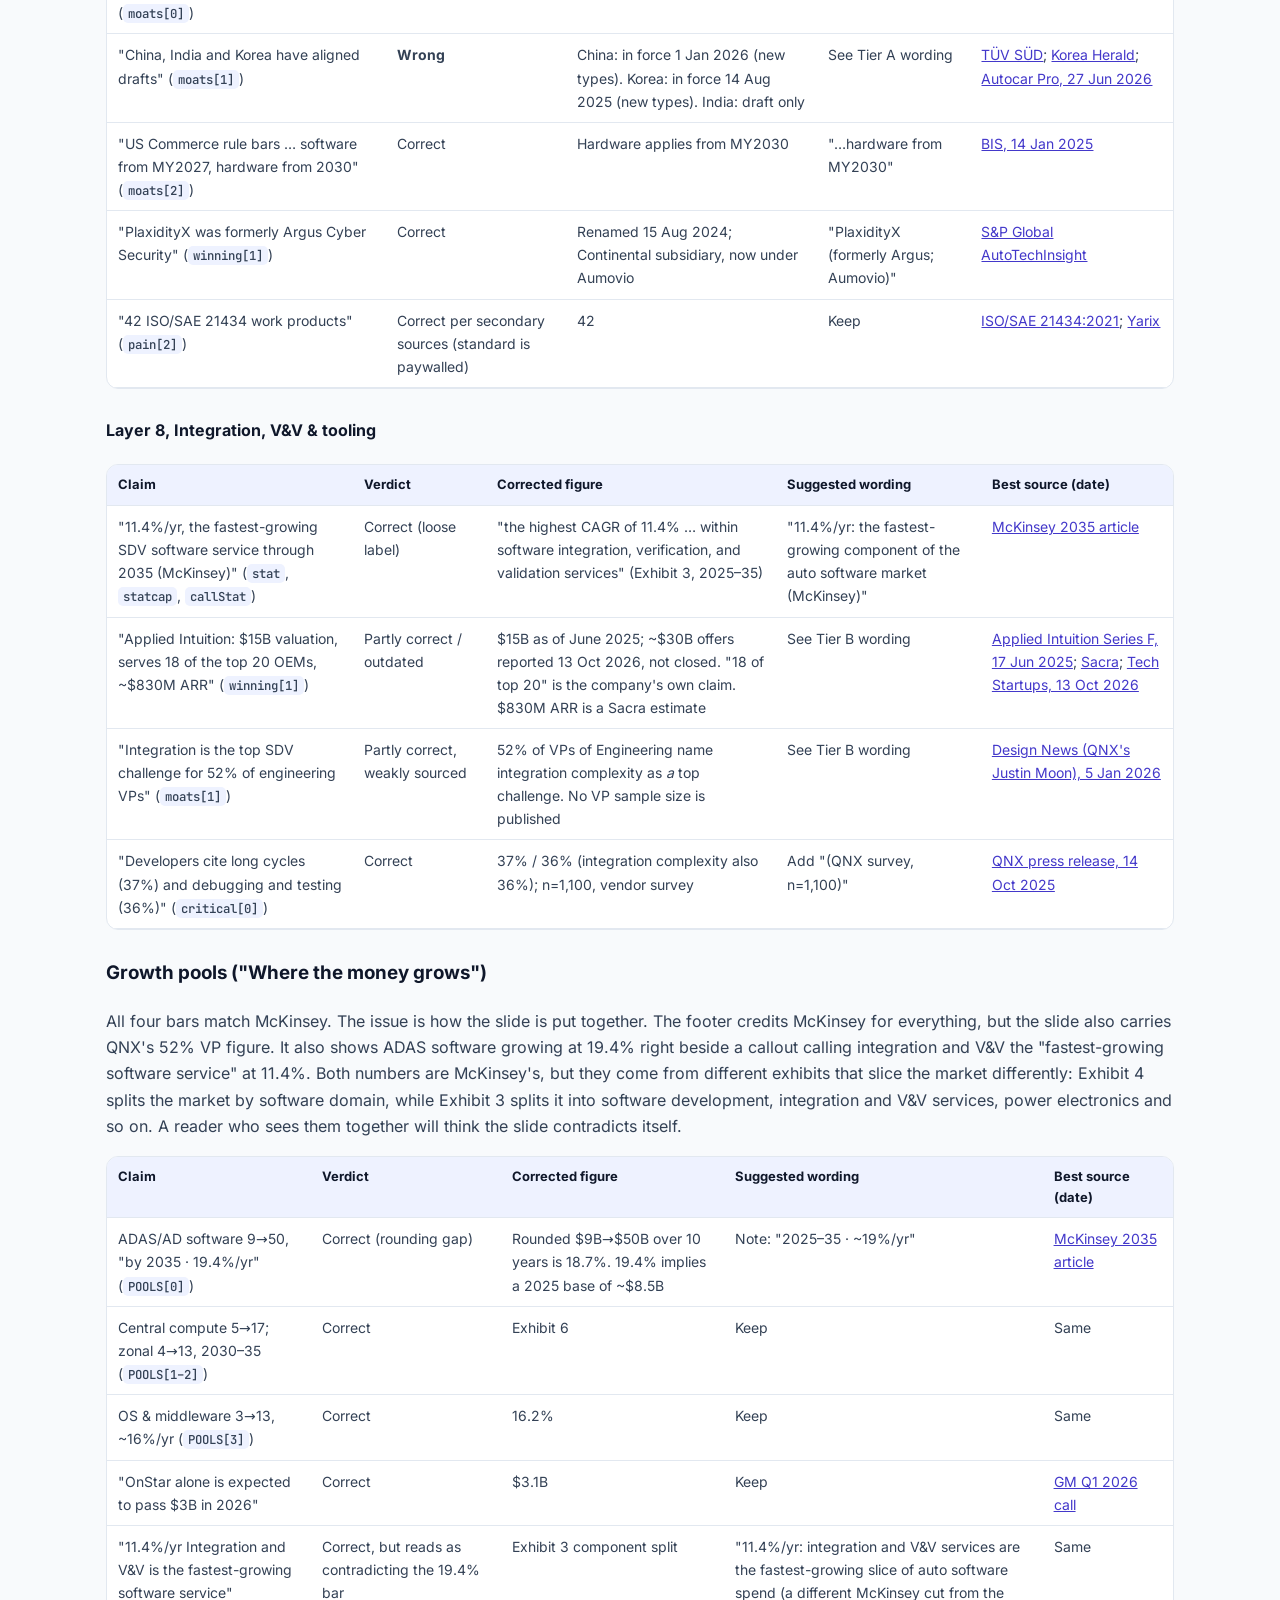
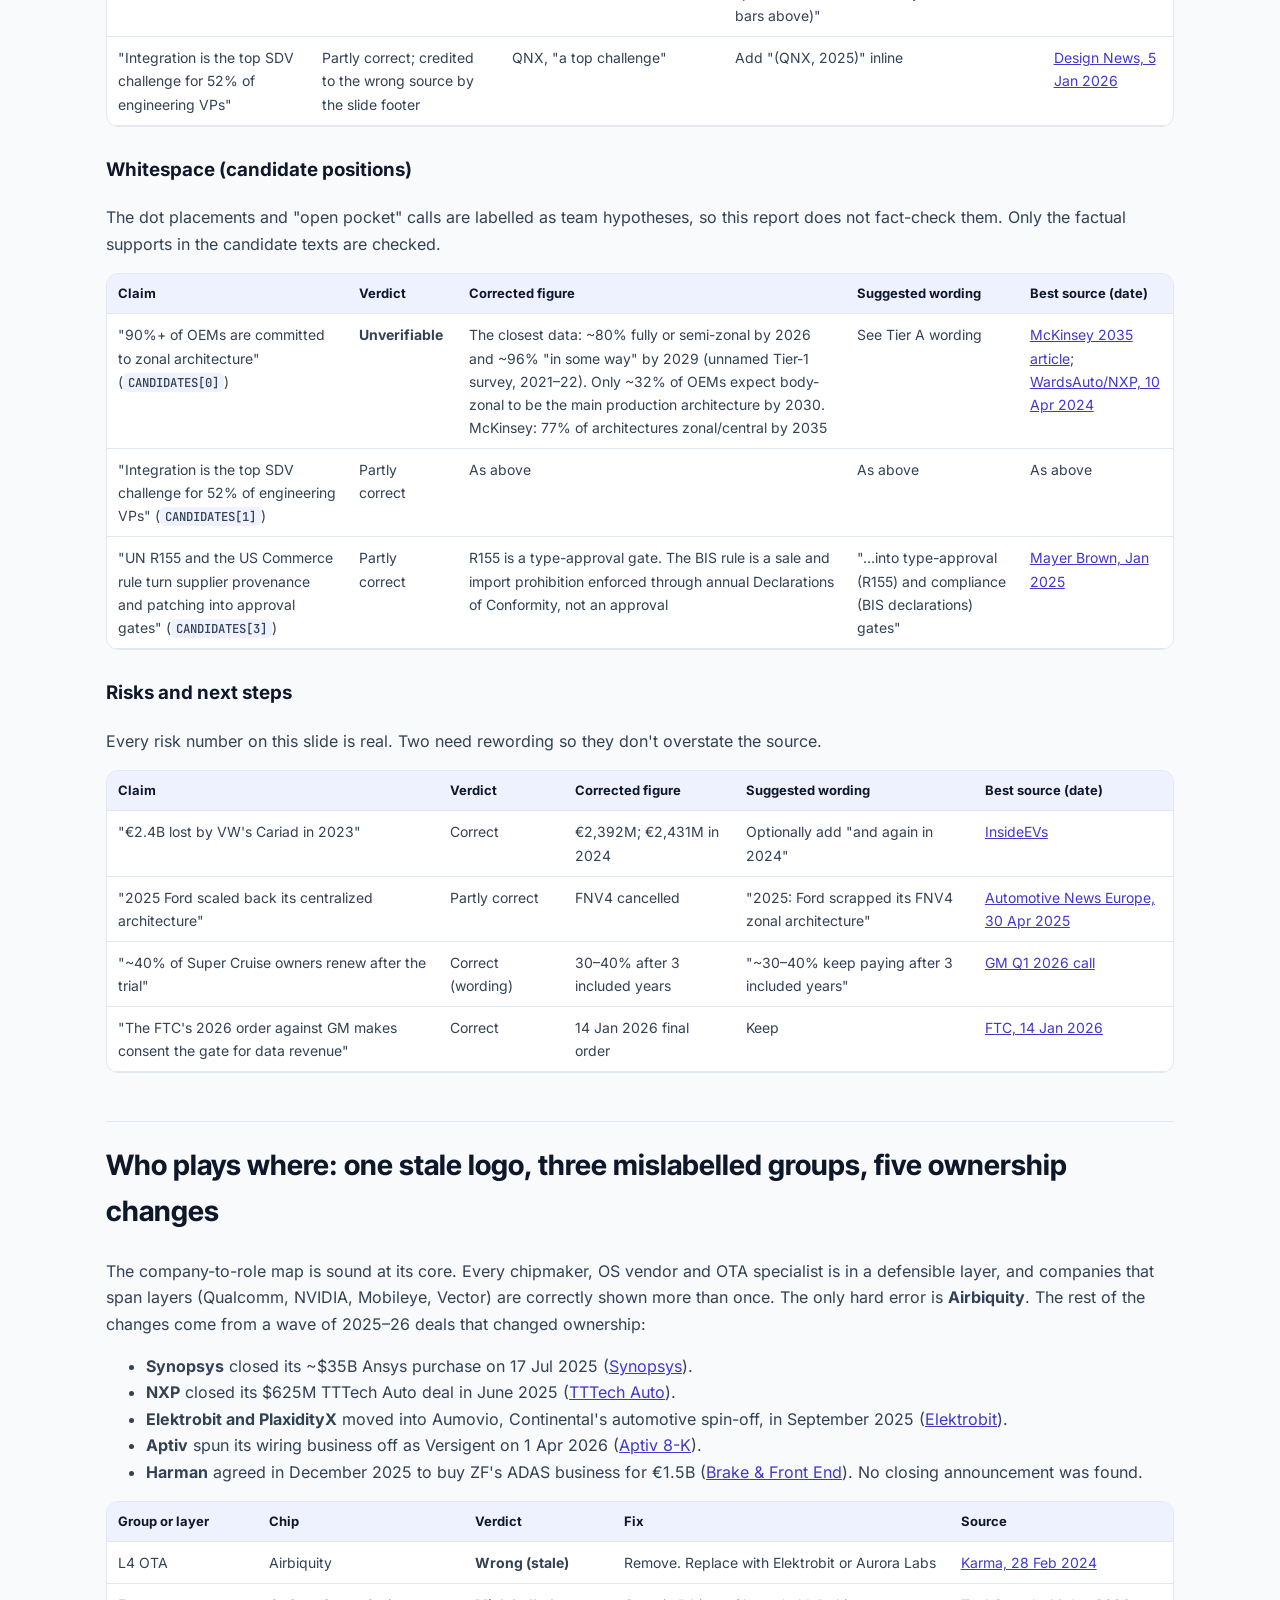
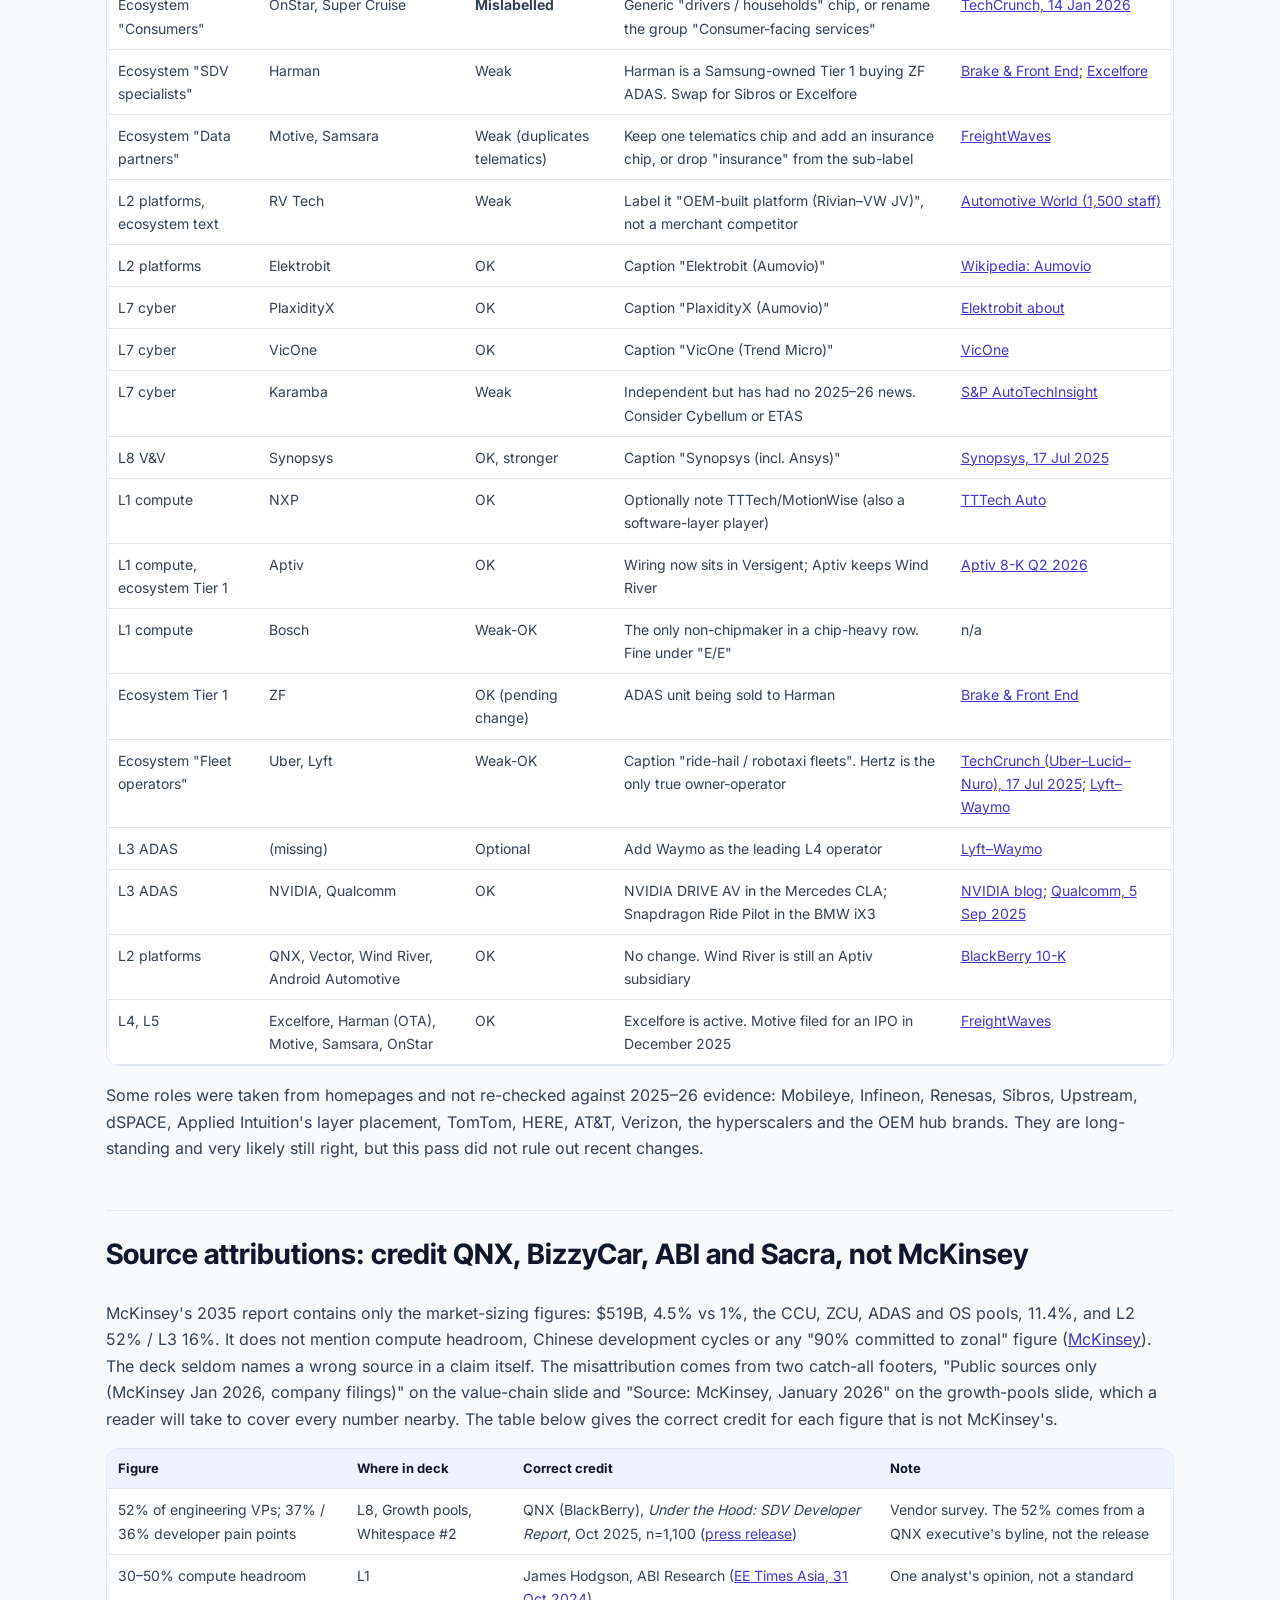
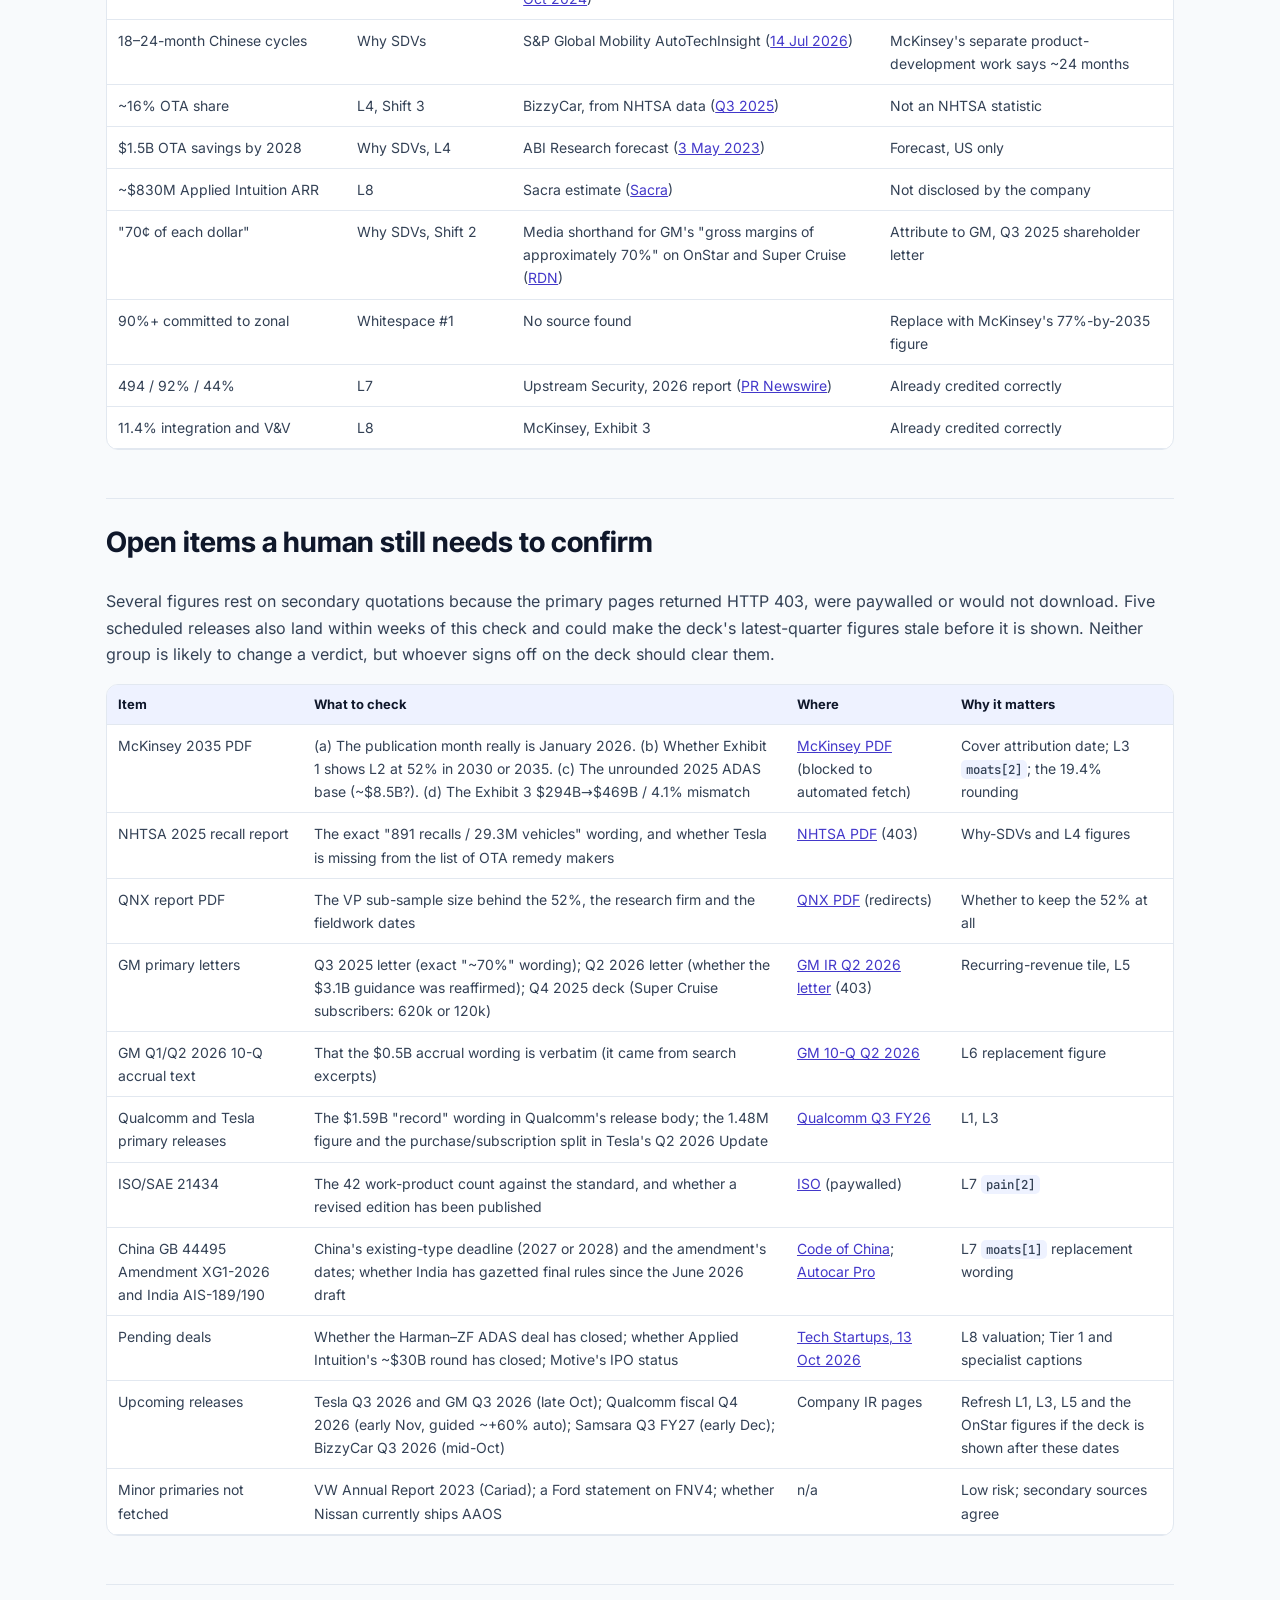
<file: fact-check-report.html>
<!doctype html>
<html lang="en"><head><meta charset="utf-8"><meta name="viewport" content="width=device-width, initial-scale=1">
<title>SDV Deck Evidence Audit</title>
<meta name="description" content="Claim-by-claim audit of the B-1.3.1 SDV value chain portfolio, 13 Oct 2026.">
<link rel="stylesheet" href="fonts/fonts.css">
<style>
:root { --bg:#f8fafc; --card:#fff; --ink:#0f172a; --body:#334155; --muted:#64748b; --line:#e2e8f0; --accent:#4338ca; --head:#eef2ff; }
@media (prefers-color-scheme: dark) { :root:not([data-theme="light"]) { --bg:#060a18; --card:#0c1430; --ink:#f1f5f9; --body:#cbd5e1; --muted:#94a3b8; --line:rgba(255,255,255,.12); --accent:#a5b4fc; --head:rgba(129,140,248,.12); } }
* { box-sizing:border-box; }
body { margin:0; background:var(--bg); color:var(--body); font:16px/1.65 Inter, system-ui, sans-serif; }
.top { position:sticky; top:0; background:var(--bg); border-bottom:1px solid var(--line); padding:12px 16px; display:flex; gap:16px; justify-content:space-between; font-size:14px; z-index:2; }
.top a { color:var(--accent); }
main { max-width:1100px; margin:0 auto; padding:24px 16px 80px; }
h1 { font-family:'Inter Tight', Inter, sans-serif; font-size:clamp(30px,5vw,46px); line-height:1.08; letter-spacing:-.02em; color:var(--ink); }
h2 { font-family:'Inter Tight', Inter, sans-serif; font-size:28px; color:var(--ink); margin-top:48px; padding-top:20px; border-top:1px solid var(--line); }
h3, h4 { color:var(--ink); margin-top:28px; }
a { color:var(--accent); word-break:break-word; }
table { width:100%; border-collapse:collapse; font-size:14px; background:var(--card); display:block; overflow-x:auto; border:1px solid var(--line); border-radius:12px; }
th, td { text-align:left; vertical-align:top; padding:9px 11px; border-bottom:1px solid var(--line); min-width:110px; }
th { background:var(--head); color:var(--ink); font-size:13px; position:sticky; top:0; }
code { font-family:'JetBrains Mono', monospace; font-size:.88em; background:var(--head); padding:1px 5px; border-radius:5px; }
@media print { .top { display:none; } body { background:#fff; color:#111; font-size:10.5pt; } table { display:table; font-size:9pt; } th { position:static; } h2 { break-before:page; } }
</style></head><body>
<div class="top"><a href="index.html">← Back to the portfolio</a><span>Evidence audit · 13 Oct 2026 · source: <a href="fact-check-report.md">fact-check-report.md</a></span></div>
<main><h1 id="nineteen-fixes-make-the-sdv-deck-safe">Nineteen fixes make the SDV deck safe</h1>
<p>Not every claim in the interactive SDV deck holds up as of 13 October 2026, but most do. Of roughly 60 checkable statements in <code>interactive/index.html</code> and <code>interactive/data.js</code>, about two-thirds are correct as written. That includes all of the McKinsey market-sizing numbers, the QNX, Qualcomm, Mobileye, Samsara and Rivian figures, the FTC order terms, the BIS rule dates and the Upstream incident statistics. The problems fall into a few groups:</p>
<ul>
<li><strong>One wrong claim:</strong> China and Korea do not have "drafts". Their R155-aligned rules are already in force.</li>
<li><strong>One stale figure:</strong> GM's $300M driver-data accrual is now <strong>$0.5B</strong>.</li>
<li><strong>One unsourced claim:</strong> no source supports "90%+ of OEMs committed to zonal".</li>
<li><strong>One stale logo:</strong> Airbiquity's assets were bought by Karma in February 2024.</li>
<li><strong>About fifteen loose wordings that would fail a careful reader's check:</strong></li>
<li>Tesla's 1.48M figure counts FSD <em>users</em>, not subscriptions.</li>
<li>The "16% fixed OTA" figure counts vehicles <em>eligible</em> for an OTA remedy.</li>
<li>"Software keeps 70¢" is really GM's ~70% gross margin on OnStar and Super Cruise.</li>
<li>Ford didn't just scale back FNV4. It scrapped it.</li>
</ul>
<p>The deck also credits sources too loosely. Several survey and analyst figures sit next to "Source: McKinsey, January 2026" or "McKinsey Jan 2026, company filings" footers, but they actually come from:</p>
<ul>
<li>QNX/BlackBerry's October 2025 developer survey</li>
<li>BizzyCar's recall tracker</li>
<li>ABI Research forecasts</li>
<li>S&amp;P Global Mobility</li>
<li>a Sacra revenue estimate</li>
</ul>
<p>None of these is an error that sinks the deck's argument, and the four whitespace candidates still stand. But the errors are concentrated on the cover, the Why-SDVs slide and the Risks slide, where an evaluator is most likely to check. The fixes are cheap text edits in <code>data.js</code> and <code>index.html</code>. The deck's header says its text is transcribed from <code>diagrams/*.tex</code> and <code>01 Executive Summary.md</code>, so make the same edits there too.</p>
<h2 id="at-a-glance-what-must-change-before-the-deck-is-shown">At a glance: what must change before the deck is shown</h2>
<p>The edits fall into three tiers. Tier A items are factually wrong or out of date and must change. Tier B items are true numbers with misleading wording or the wrong source credit. Tier C items need a date stamp or label polish. Field names refer to <code>data.js</code> (L1–L8 = <code>LAYERS</code> by <code>id</code>) unless <code>index.html</code> is named.</p>
<table>
<thead>
<tr>
<th>Tier</th>
<th>Where</th>
<th>Current text</th>
<th>Change to</th>
<th>Why</th>
</tr>
</thead>
<tbody>
<tr>
<td>A</td>
<td>L7 <code>moats[1]</code></td>
<td>"China, India and Korea have aligned drafts"</td>
<td>"China (GB 44495/44496, in force Jan 2026) and Korea (CSMS, in force Aug 2025) have R155/R156-aligned rules; India's AIS-189/190 are still draft (June 2026)"</td>
<td>China's standards are mandatory national standards (<a href="https://www.tuvsud.com/en/knowledge-hub/technical-updates/consumer-products-and-retail-essentials/china-implements-vehicle-cybersecurity-technical-requirements" target="_blank" rel="noopener">TÜV SÜD</a>). Korea's rules have applied to new types since 14 Aug 2025 (<a href="https://www.koreaherald.com/article/10660606" target="_blank" rel="noopener">Korea Herald</a>). India published only draft rules, on 27 Jun 2026 (<a href="https://www.autocarpro.in/news/india-drafts-mandatory-cybersecurity-software-update-rules-for-connected-and-autonomous-vehicles-133260" target="_blank" rel="noopener">Autocar Pro</a>)</td>
</tr>
<tr>
<td>A</td>
<td>L6 <code>moats[2]</code></td>
<td>"GM accrued $300M for related litigation"</td>
<td>"GM has accrued $0.5B for Smart Driver data investigations and litigation (10-Q, 30 Jun 2026)"</td>
<td>$0.3B was the figure through Q3 2025. It was $0.5B at end-2025 and still $0.5B at 30 Jun 2026 (<a href="https://www.sec.gov/Archives/edgar/data/1467858/000146785826000051/gm-20260630.htm" target="_blank" rel="noopener">GM 10-Q Q2 2026</a>)</td>
</tr>
<tr>
<td>A</td>
<td><code>CANDIDATES[0].text</code></td>
<td>"90%+ of OEMs are committed to zonal architecture"</td>
<td>"Most OEMs are moving to zonal/central E/E: McKinsey expects 77% of architectures produced by 2035 to be zonal or central, up from under 30% today"</td>
<td>No source for 90%+ was found. The closest is a vendor-cited Tier-1 survey (~96% "in some way or shape" by 2029) (<a href="https://www.designnews.com/automotive-engineering/why-cars-are-migrating-zonal-electric-architecture" target="_blank" rel="noopener">Design News</a>)</td>
</tr>
<tr>
<td>A</td>
<td>L4 <code>logos</code></td>
<td>Airbiquity chip</td>
<td>Remove; swap in Elektrobit (OTA with PlaxidityX) or Aurora Labs</td>
<td>Karma Automotive bought Airbiquity's assets, IP, staff and contracts on 28 Feb 2024 (<a href="https://karmaautomotive.com/news/karma-automotive-acquires-assets-and-key-personnel-from-connected-vehicle-pioneer-airbiquity/" target="_blank" rel="noopener">Karma</a>)</td>
</tr>
<tr>
<td>A</td>
<td>L4 <code>statcap</code>; <code>SHIFTS[2].text</code></td>
<td>"~16% of recalled US vehicles fixed over the air (Q3 2025)"; "already fixed OTA"</td>
<td>"~15% of recalled US vehicles since 2022 (17.3M) were eligible for an OTA remedy (BizzyCar)"</td>
<td>BizzyCar measures vehicles <em>eligible</em> for an OTA remedy. The quarterly share swings from 3% to 47% (<a href="https://bizzycar.com/blog/automotive-recall-alert-8.6-million-vehicles-recalled-in-q4-2025" target="_blank" rel="noopener">BizzyCar Q4 2025</a>)</td>
</tr>
<tr>
<td>A</td>
<td>L4 <code>statcap</code>; <code>index.html</code> "Cheaper recalls"</td>
<td>"29.2M vehicles"; "About 900 US recalls"</td>
<td>"891 US vehicle recalls covered 29.3M vehicles in 2025 (NHTSA)"</td>
<td>NHTSA 2025 annual recall report (<a href="https://www.nhtsa.gov/sites/nhtsa.gov/files/2026-03/2025-annual-recalls-report.pdf" target="_blank" rel="noopener">NHTSA PDF, Mar 2026</a>)</td>
</tr>
<tr>
<td>A</td>
<td>L3 <code>winning[2]</code></td>
<td>"Tesla: 1.48M active FSD subscriptions"</td>
<td>"Tesla: 1.48M active FSD (Supervised) users, Q2 2026 (~45% on subscription)"</td>
<td>The figure counts buyers and subscribers together (<a href="https://insideevs.com/news/802547/tesla-fsd-subscription-half/" target="_blank" rel="noopener">InsideEVs</a>)</td>
</tr>
<tr>
<td>A</td>
<td><code>HUB.sdv</code>; <code>index.html</code> Risks</td>
<td>"Ford scaled back its centralized architecture"</td>
<td>"Ford scrapped its FNV4 zonal architecture in 2025, folding it into FNV3"</td>
<td>Reuters, 30 Apr 2025 (<a href="https://europe.autonews.com/ford/an-ford-kills-electronics-project-0430" target="_blank" rel="noopener">Automotive News Europe</a>)</td>
</tr>
<tr>
<td>B</td>
<td><code>SHIFTS[1].text</code>; <code>index.html</code> "Recurring revenue"</td>
<td>"software keeps about 70¢ of each dollar"</td>
<td>"GM targets ~70% gross margins on OnStar and Super Cruise"</td>
<td>The figure comes from GM's Q3 2025 letter and covers OnStar and Super Cruise only (<a href="https://www.repairerdrivennews.com/2025/10/23/gm-reports-double-digit-revenue-growth-from-onstar-expects-trend-to-continue/" target="_blank" rel="noopener">Repairer Driven News</a>)</td>
</tr>
<tr>
<td>B</td>
<td>L5 <code>statcap</code></td>
<td>"from ~13M subscribers paying ~$20 a month"</td>
<td>"~12M subscribers (end-2025), targeting 13M by end-2026, at ~$20 average monthly revenue per subscriber"</td>
<td>13M is a target and $20 is an average, not a price (<a href="https://www.fool.com/earnings/call-transcripts/2026/04/28/gm-q1-2026-earnings-call-transcript/" target="_blank" rel="noopener">GM Q1 2026 call</a>)</td>
</tr>
<tr>
<td>B</td>
<td>L8 <code>moats[1]</code>; <code>CANDIDATES[1].text</code>; <code>index.html</code> Growth pools</td>
<td>"Integration is the top SDV challenge for 52% of engineering VPs"</td>
<td>"52% of engineering VPs name integration complexity as a top SDV challenge (QNX, 2025)"</td>
<td>The source is a QNX executive's byline, not McKinsey, and it says "a top challenge", not "the top challenge" (<a href="https://www.designnews.com/automotive-engineering/why-software-defined-vehicles-are-the-ultimate-test-for-automakers" target="_blank" rel="noopener">Design News, 5 Jan 2026</a>)</td>
</tr>
<tr>
<td>B</td>
<td>L8 <code>winning[1]</code></td>
<td>"Applied Intuition: $15B valuation, serves 18 of the top 20 OEMs, ~$830M ARR"</td>
<td>"Applied Intuition: $15B valuation (June 2025; ~$30B offers reported Oct 2026); says it serves 18 of the top 20 OEMs; ~$830M ARR (2025, Sacra estimate)"</td>
<td>The company has not disclosed ARR (<a href="https://sacra.com/c/applied-intuition/" target="_blank" rel="noopener">Sacra</a>)</td>
</tr>
<tr>
<td>B</td>
<td><code>index.html</code> cover and Why-SDVs</td>
<td>"$519B SDV software &amp; electronics"</td>
<td>"$519B automotive software &amp; electronics by 2035"</td>
<td>McKinsey's label is the automotive software and electronics market, in a light-vehicle base-case scenario (<a href="https://www.mckinsey.com/features/mckinsey-center-for-future-mobility/our-insights/mapping-the-automotive-software-and-electronics-landscape" target="_blank" rel="noopener">McKinsey</a>)</td>
</tr>
<tr>
<td>B</td>
<td>L4 <code>callStat</code></td>
<td>"OTA recall fixes save US OEMs $1.5B by 2028"</td>
<td>"OTA recall fixes could save US OEMs $1.5B by 2028 (ABI Research forecast, 2023)"</td>
<td>It's a forecast. The layer text already says "could" but the callout drops it (<a href="https://abiresearch.com/press/by-2028-automakers-will-save-us15-billion-using-over-the-air-updates-to-fix-recalled-cars" target="_blank" rel="noopener">ABI Research</a>)</td>
</tr>
<tr>
<td>B</td>
<td>L3 <code>statcap</code>; <code>POOLS[0].note</code></td>
<td>"the biggest growth pool in the stack (19.4%/yr)"</td>
<td>"the largest software growth pool: ~$9B (2025) to ~$50B (2035), nearly 20%/yr (McKinsey: 19.4%)"</td>
<td>Rounded $9B→$50B works out to 18.7%/yr. Compute units grow faster in % terms over 2030–35</td>
</tr>
<tr>
<td>B</td>
<td><code>index.html</code> value-chain footer</td>
<td>"Public sources only (McKinsey Jan 2026, company filings)"</td>
<td>"Public sources: McKinsey (Jan 2026), company filings and releases, NHTSA, FTC, QNX developer survey (Oct 2025), ABI Research, BizzyCar, Upstream, S&amp;P Global Mobility"</td>
<td>Many figures are not from McKinsey or filings</td>
</tr>
<tr>
<td>B</td>
<td><code>ACTORS</code> consumers <code>logos</code></td>
<td>OnStar and Super Cruise chips under "Consumers"</td>
<td>Generic "drivers / households" chip, or rename the group "Consumer-facing services"</td>
<td>GM products are not consumers</td>
</tr>
<tr>
<td>C</td>
<td>L7 <code>moats[2]</code>; <code>REGULATORS.detail</code></td>
<td>"hardware from 2030"</td>
<td>"hardware from MY2030 (1 Jan 2029 for units without a model year)"</td>
<td><a href="https://www.bis.gov/press-release/commerce-finalizes-rule-secure-connected-vehicle-supply-chains-foreign-adversary-threats" target="_blank" rel="noopener">BIS, 14 Jan 2025</a></td>
</tr>
<tr>
<td>C</td>
<td>L1 <code>winning[1]</code></td>
<td>"Qualcomm: record $1.6B automotive quarter, +61%; Snapdragon Cockpit in 75M+ vehicles"</td>
<td>"Qualcomm: record $1.59B auto revenue in fiscal Q3 2026 (June qtr), +61% YoY; Snapdragon Cockpit in 75M+ vehicles (as of June 2025)"</td>
<td>Adds the quarter and the as-of date</td>
</tr>
</tbody>
</table>
<h2 id="claim-by-claim-verdicts-slide-by-slide">Claim-by-claim verdicts, slide by slide</h2>
<p>Each table gives the deck claim, its verdict, the corrected figure, suggested replacement wording, and the best primary source available. Where the primary source was blocked, the table names the secondary source the figure was taken from.</p>
<h3 id="cover-and-why-companies-are-betting-on-sdvs">Cover and "Why companies are betting on SDVs"</h3>
<p>The headline McKinsey numbers are sound. The problems are a mislabelled market, a recall total that is off by 0.1M, and a margin claim that stretches GM's wording. McKinsey's 2035 report is credited as "January 2026". Search summaries and press coverage support that month, but McKinsey's own page metadata and the PDF could not be read to confirm it.</p>
<table>
<thead>
<tr>
<th>Claim (location)</th>
<th>Verdict</th>
<th>Corrected figure</th>
<th>Suggested wording</th>
<th>Best source (date)</th>
</tr>
</thead>
<tbody>
<tr>
<td>"$519B SDV software &amp; electronics by 2035" (cover, Why-SDVs)</td>
<td>Partly correct</td>
<td>$519B by 2035 is right, but McKinsey's market is "automotive software and electronics" (light vehicles, Current Trajectory scenario), not SDV-only</td>
<td>"$519B automotive software &amp; electronics market by 2035 (McKinsey)"</td>
<td><a href="https://www.mckinsey.com/features/mckinsey-center-for-future-mobility/our-insights/mapping-the-automotive-software-and-electronics-landscape" target="_blank" rel="noopener">McKinsey, "The automotive software and electronics market through 2035"</a> (~Jan 2026)</td>
</tr>
<tr>
<td>4.5%/yr vs vehicles ~1%/yr</td>
<td>Correct</td>
<td>"4.5 percent CAGR" vs "around 1.0 percent CAGR"</td>
<td>Keep</td>
<td>Same McKinsey article</td>
</tr>
<tr>
<td>"Software and electronics are the only part of the car still growing fast"</td>
<td>Unverifiable as worded</td>
<td>McKinsey supports "growing ~4.5× faster than the vehicle market", not "the only part"</td>
<td>"Software and electronics are growing about 4.5× faster than the vehicle market"</td>
<td>Same McKinsey article</td>
</tr>
<tr>
<td>"GM expects OnStar to pass $3B in 2026"</td>
<td>Correct</td>
<td>Guided $3.1B of recognized revenue, +15% YoY; "more than $3B" after Q2</td>
<td>"GM guides ~$3.1B OnStar revenue in 2026 (+15%)"</td>
<td><a href="https://www.fool.com/earnings/call-transcripts/2026/04/28/gm-q1-2026-earnings-call-transcript/" target="_blank" rel="noopener">GM Q1 2026 call, 28 Apr 2026</a>; <a href="https://gmauthority.com/blog/2026/07/gm-onstar-business-revenue-increases-20-percent-in-q2-2026/" target="_blank" rel="noopener">GM Authority, Jul 2026</a></td>
</tr>
<tr>
<td>"software keeps about 70¢ of each dollar"</td>
<td>Partly correct</td>
<td>~70% gross margin projected for OnStar and Super Cruise only. The CFO says margins are lower once service costs are included</td>
<td>"…and targets ~70% gross margins on OnStar and Super Cruise"</td>
<td><a href="https://www.repairerdrivennews.com/2025/10/23/gm-reports-double-digit-revenue-growth-from-onstar-expects-trend-to-continue/" target="_blank" rel="noopener">Repairer Driven News on GM Q3 2025 letter, 23 Oct 2025</a></td>
</tr>
<tr>
<td>"Rivian's Gen 2 cut ECUs from 17 to 7"</td>
<td>Correct</td>
<td>"from 17 ECUs to 7", plus 1.6 miles of wiring removed</td>
<td>Keep</td>
<td><a href="https://www.businesswire.com/news/home/20240606335706/en/Rivian-Introduces-Second-Generation-R1S-R1T" target="_blank" rel="noopener">Rivian / Business Wire, 6 Jun 2024</a></td>
</tr>
<tr>
<td>"About 900 US recalls hit 29.2M vehicles in 2025"</td>
<td>Partly correct</td>
<td>891 vehicle recalls, 29.3M vehicles (997 recalls and 31.3M units if equipment, tires and child seats are included)</td>
<td>"891 US vehicle recalls covered 29.3M vehicles in 2025"</td>
<td><a href="https://www.nhtsa.gov/sites/nhtsa.gov/files/2026-03/2025-annual-recalls-report.pdf" target="_blank" rel="noopener">NHTSA 2025 Annual Report: Safety Recalls, Mar 2026</a> (read via <a href="https://www.engimarket.com/blog/vehicle-recall-statistics/" target="_blank" rel="noopener">EngiMarket</a>)</td>
</tr>
<tr>
<td>"OTA fixes could save US OEMs $1.5B by 2028"</td>
<td>Correct (forecast, dated)</td>
<td>ABI forecast, US only. It's unclear whether the figure is annual or cumulative</td>
<td>"…could save US OEMs $1.5B by 2028 (ABI Research, 2023)"</td>
<td><a href="https://abiresearch.com/press/by-2028-automakers-will-save-us15-billion-using-over-the-air-updates-to-fix-recalled-cars" target="_blank" rel="noopener">ABI Research, 3 May 2023</a></td>
</tr>
<tr>
<td>"Chinese rivals already run development cycles of about 18 to 24 months"</td>
<td>Correct (minor wording)</td>
<td>Chinese makers "routinely target" 18–24 months, about half the Western norm</td>
<td>"Chinese rivals target 18–24-month development cycles, about half the Western norm"</td>
<td><a href="https://autotechinsight.spglobal.com/news/5289482/the-real-meaning-of-china-speed" target="_blank" rel="noopener">S&amp;P Global Mobility AutoTechInsight, 14 Jul 2026</a></td>
</tr>
</tbody>
</table>
<p>The "$1.5B" figure also appears as the "Cheaper recalls" headline. It is a three-year-old forecast, and nothing shows that ABI has updated it. Label it as a forecast wherever it appears.</p>
<h3 id="ecosystem-slide-actors-hub-regulators-four-shifts">Ecosystem slide (actors, hub, regulators, four shifts)</h3>
<p>The ecosystem narrative is directionally right, but two shift texts overstate their evidence. Direct chip deals between OEMs and chipmakers are well documented. Qualcomm and BMW co-developed Snapdragon Ride Pilot (September 2025), and in July 2026 Qualcomm signed a long-term deal to supply BMW's main compute chips. No source found puts a number on how much Tier 1s are being "squeezed", and Qualcomm still partners with Bosch. Dealers losing visits is also well supported in qualitative terms, but every dollar estimate found is from 2016–2023.</p>
<table>
<thead>
<tr>
<th>Claim (location)</th>
<th>Verdict</th>
<th>Corrected figure</th>
<th>Suggested wording</th>
<th>Best source (date)</th>
</tr>
</thead>
<tbody>
<tr>
<td>Chipmakers win lead-compute deals directly from OEMs (Qualcomm with BMW), "squeezing Tier 1s" (<code>semis.sdv</code>, <code>SHIFTS[0]</code>, <code>tier1.sdv</code>)</td>
<td>Partly correct</td>
<td>Direct deals confirmed. The squeeze isn't quantified</td>
<td>"OEMs increasingly source central compute directly from chipmakers (BMW–Qualcomm, 2025–26), shrinking Tier 1s' share of the content"</td>
<td><a href="https://www.thestar.com.my/tech/tech-news/2026/07/29/qualcomm-wins-bmw-chip-supply-deal-for-future-vehicle-platforms" target="_blank" rel="noopener">Reuters via The Star, 29 Jul 2026</a>; <a href="https://www.qualcomm.com/news/releases/2025/09/qualcomm-and-bmw-group-unveil-groundbreaking-automated-driving-s" target="_blank" rel="noopener">Qualcomm, 5 Sep 2025</a></td>
</tr>
<tr>
<td>Platform competition is concentrating: "QNX, Google, Vector, RV Tech, Applied Intuition" (<code>swp.sdv</code>, L2 <code>critical[1]</code>)</td>
<td>Partly correct</td>
<td>RV Tech is a captive Rivian–VW joint venture. No evidence was found that it licenses to other OEMs</td>
<td>"…QNX, Google, Vector and Applied Intuition, plus OEM-built platforms such as Rivian–VW's RV Tech"</td>
<td><a href="https://www.automotiveworld.com/news/faster-leaner-more-efficient-rivian-and-volkswagen-group-announce-the-launch-of-their-joint-venture/" target="_blank" rel="noopener">Rivian–VW JV launch, Nov 2024</a></td>
</tr>
<tr>
<td>"Dealers lose software-fix visits as updates move over the air" (<code>dealers.sdv</code>, <code>SHIFTS[2]</code>)</td>
<td>Correct (qualitative)</td>
<td>ABI: a fully OTA industry costs dealers repair revenue and foot traffic. Nearly half of ~10M software-recall vehicles still needed a dealer visit</td>
<td>Keep. Optionally add "(ABI Research)"</td>
<td><a href="https://www.abiresearch.com/press//abi-research-anticipates-accelerated-adoption-auto?hsLang=en" target="_blank" rel="noopener">ABI Research press release</a>; <a href="https://canadianautodealer.ca/2023/05/ota-updates-to-fix-recalled-cars-will-save-oems-1-5b/" target="_blank" rel="noopener">Canadian Auto Dealer, May 2023</a></td>
</tr>
<tr>
<td>"About 16% of recalled US vehicles were already fixed OTA in Q3 2025" (<code>SHIFTS[2]</code>)</td>
<td>Partly correct (wrong metric; one quarter is not representative)</td>
<td>16.0% <em>eligible</em> in Q3 2025; 15% in Q4 2025; ~47% in Q1 2026; 3.1% in Q2 2026; ~15% since 2022</td>
<td>"About 15% of recalled US vehicles since 2022 could be fixed over the air (BizzyCar)"</td>
<td><a href="https://www.bizzycar.com/blog/automotive-recall-alert-8.5-million-vehicles-recalled-in-q3-2025" target="_blank" rel="noopener">BizzyCar Q3 2025, 14 Oct 2025</a>; <a href="https://www.bizzycar.com/blog/quarterly-recall-report-nearly-11-million-vehicles-recalled-in-q2-2026" target="_blank" rel="noopener">BizzyCar Q2 2026</a></td>
</tr>
<tr>
<td>"GM expects OnStar to pass $3B in 2026" (<code>consumers.sdv</code>, <code>SHIFTS[1]</code>)</td>
<td>Correct</td>
<td>$3.1B guided</td>
<td>Keep</td>
<td><a href="https://www.fool.com/earnings/call-transcripts/2026/04/28/gm-q1-2026-earnings-call-transcript/" target="_blank" rel="noopener">GM Q1 2026 call</a></td>
</tr>
<tr>
<td>"only about 40% of Super Cruise owners renew after the trial" (<code>consumers.sdv</code>)</td>
<td>Correct (wording)</td>
<td>~40% (range 30–40%) keep paying after <strong>3 years of included service</strong>. GM presents the rate as strong</td>
<td>"about 30–40% of owners keep paying for Super Cruise after the 3 included years"</td>
<td><a href="https://www.fool.com/earnings/call-transcripts/2026/04/28/gm-q1-2026-earnings-call-transcript/" target="_blank" rel="noopener">GM Q1 2026 call</a>; <a href="https://www.fool.com/earnings/call-transcripts/2026/01/27/gm-gm-q4-2025-earnings-call-transcript/" target="_blank" rel="noopener">GM Q4 2025 call, 27 Jan 2026</a></td>
</tr>
<tr>
<td>"software keeps about 70 cents of each dollar" (<code>SHIFTS[1]</code>)</td>
<td>Partly correct</td>
<td>See Cover table</td>
<td>See Cover table</td>
<td>See Cover table</td>
</tr>
<tr>
<td>"FTC's 2026 order … makes opt-in consent the gate for data revenue" (<code>partners.sdv</code>, <code>REGULATORS.detail</code>)</td>
<td>Correct</td>
<td>Final order 14 Jan 2026 (2–0 vote): affirmative express consent for 20 years; 5-year ban on sharing with consumer reporting agencies; no fine</td>
<td>Keep</td>
<td><a href="https://www.ftc.gov/news-events/news/press-releases/2026/01/ftc-finalizes-order-settling-allegations-gm-onstar-collected-sold-geolocation-data-without-consumers" target="_blank" rel="noopener">FTC, 14 Jan 2026</a></td>
</tr>
<tr>
<td>"VW's Cariad lost €2.4B in 2023" (<code>HUB.sdv</code>)</td>
<td>Correct</td>
<td>€2,392M operating loss in 2023, then €2,431M in 2024</td>
<td>Optionally: "…€2.4B in 2023 and again in 2024"</td>
<td><a href="https://insideevs.com/news/753673/vw-group-cariad-billions-losses-2024" target="_blank" rel="noopener">InsideEVs</a>; <a href="https://marqstats.com/insights/cariad-volkswagen-software-losses-lesson/" target="_blank" rel="noopener">Marqstats</a></td>
</tr>
<tr>
<td>"Ford scaled back its centralized architecture in 2025" (<code>HUB.sdv</code>)</td>
<td>Partly correct (understated)</td>
<td>FNV4 was cancelled and its learnings folded into FNV3</td>
<td>"Ford scrapped its FNV4 architecture in 2025"</td>
<td><a href="https://europe.autonews.com/ford/an-ford-kills-electronics-project-0430" target="_blank" rel="noopener">Automotive News Europe (Reuters), 30 Apr 2025</a></td>
</tr>
<tr>
<td>"UN R155/R156 mandatory for new EU registrations since July 2024" (<code>REGULATORS.detail</code>)</td>
<td>Correct</td>
<td>New types from 6 Jul 2022; all new registrations from 7 Jul 2024</td>
<td>Keep</td>
<td><a href="https://unece.org/transport/documents/2021/03/standards/un-regulation-no-155-cyber-security-and-cyber-security" target="_blank" rel="noopener">UN R155</a>; <a href="https://eur-lex.europa.eu/eli/reg/2019/2144/oj" target="_blank" rel="noopener">Reg. (EU) 2019/2144</a></td>
</tr>
<tr>
<td>"US Commerce rule bars Chinese/Russian connected-vehicle software from MY2027 and hardware from 2030" (<code>REGULATORS.detail</code>)</td>
<td>Correct (add precision)</td>
<td>Final rule 14 Jan 2025, effective 17 Mar 2025; software MY2027; hardware MY2030 (1 Jan 2029 for units without a model year); vehicles ≤10,000 lb</td>
<td>"…software from MY2027 and hardware from MY2030"</td>
<td><a href="https://www.bis.gov/press-release/commerce-finalizes-rule-secure-connected-vehicle-supply-chains-foreign-adversary-threats" target="_blank" rel="noopener">BIS, 14 Jan 2025</a>; <a href="https://www.federalregister.gov/documents/2025/01/16/2025-00592/securing-the-information-and-communications-technology-and-services-supply-chain-connected-vehicles" target="_blank" rel="noopener">Federal Register, 16 Jan 2025</a></td>
</tr>
<tr>
<td>Regulator list: NHTSA, UNECE R155/R156, US Commerce, FTC, ISO 26262/21434 (<code>REGULATORS.list</code>)</td>
<td>Correct</td>
<td>The group is already titled "Regulators &amp; standards", so ISO is acceptable. "US Commerce" is more precisely BIS</td>
<td>"US Commerce (BIS)". Optionally add China MIIT/SAMR and ISO 24089</td>
<td><a href="https://www.bis.gov/connected-vehicles" target="_blank" rel="noopener">BIS Connected Vehicles</a></td>
</tr>
</tbody>
</table>
<h3 id="value-chain-layers-18">Value chain: layers 1–8</h3>
<h4 id="layer-1-compute-ee">Layer 1, Compute &amp; E/E</h4>
<table>
<thead>
<tr>
<th>Claim</th>
<th>Verdict</th>
<th>Corrected figure</th>
<th>Suggested wording</th>
<th>Best source (date)</th>
</tr>
</thead>
<tbody>
<tr>
<td>Central compute $5B→$17B, 2030–35 (<code>callStat</code>, <code>stat</code>)</td>
<td>Correct</td>
<td>McKinsey Exhibit 6: CCUs $5B→$17B (~28%/yr)</td>
<td>Keep</td>
<td><a href="https://www.mckinsey.com/features/mckinsey-center-for-future-mobility/our-insights/mapping-the-automotive-software-and-electronics-landscape" target="_blank" rel="noopener">McKinsey 2035 article</a></td>
</tr>
<tr>
<td>Zonal units $4B→$13B (<code>statcap</code>)</td>
<td>Correct</td>
<td>ZCUs $4B→$13B (~27%/yr)</td>
<td>Keep</td>
<td>Same</td>
</tr>
<tr>
<td>"Qualcomm: record $1.6B automotive quarter, +61%" (<code>winning[1]</code>)</td>
<td>Correct</td>
<td>$1.59B in fiscal Q3 2026 (quarter ended 28 Jun 2026), +61% YoY, a record</td>
<td>Add "(fiscal Q3 2026)"</td>
<td><a href="https://www.qualcomm.com/news/releases/2026/07/qualcomm-announces-third-quarter-fiscal-2026-results" target="_blank" rel="noopener">Qualcomm Q3 FY26 release, Jul 2026</a>; <a href="https://futurumgroup.com/insights/qualcomm-q3-fy-2026-automotive-growth-offsets-handset-weakness/" target="_blank" rel="noopener">Futurum</a></td>
</tr>
<tr>
<td>"Snapdragon Cockpit in 75M+ vehicles" (<code>winning[1]</code>)</td>
<td>Correct (date-stamp)</td>
<td>"more than 75 million vehicles" as of June 2025</td>
<td>"…75M+ vehicles (June 2025)"</td>
<td><a href="https://www.qualcomm.com/news/releases/2026/01/qualcomm-drives-the-future-of-mobility-with-strong-snapdragon-di" target="_blank" rel="noopener">Qualcomm CES 2026 release, Jan 2026</a></td>
</tr>
<tr>
<td>"SDV platforms need 30–50% spare compute for future OTA features" (<code>critical[0]</code>)</td>
<td>Partly correct (analyst opinion)</td>
<td>One ABI analyst says "up to 30% to 50%". OEM expectations vary by segment, and premium vehicles expect more than 50%</td>
<td>"Analysts advise 30–50% compute headroom for future OTA features (more for premium)"</td>
<td><a href="https://www.eetasia.com/support-from-chip-partners-needed-for-sdv-success/" target="_blank" rel="noopener">EE Times Asia, ABI Research, 31 Oct 2024</a>; <a href="https://www.wardsauto.com/news/tackling-oems-dilemmas-in-software-defined-vehicle-transition/798163/" target="_blank" rel="noopener">WardsAuto/NXP survey, 10 Apr 2024</a></td>
</tr>
</tbody>
</table>
<h4 id="layer-2-software-platforms">Layer 2, Software platforms</h4>
<table>
<thead>
<tr>
<th>Claim</th>
<th>Verdict</th>
<th>Corrected figure</th>
<th>Suggested wording</th>
<th>Best source (date)</th>
</tr>
</thead>
<tbody>
<tr>
<td>"275M+ vehicles running QNX, across 45+ automakers including the top 10" (<code>stat</code>, <code>statcap</code>)</td>
<td>Correct</td>
<td>&gt;275M vehicles; 45+ automakers incl. the top 10 and 24 of the top 25 EV OEMs</td>
<td>Keep</td>
<td><a href="https://www.sec.gov/Archives/edgar/data/1070235/000107023526000039/bbry-20260228.htm" target="_blank" rel="noopener">BlackBerry FY2026 10-K (FY ended 28 Feb 2026)</a></td>
</tr>
<tr>
<td>"Android Automotive powers Volvo, GM, Ford, Renault-Nissan and others" (<code>winning[1]</code>)</td>
<td>Mostly correct</td>
<td>Volvo/Polestar, GM and Renault are confirmed. Ford calls its Digital Experience "built with Google". Nissan shipping was not confirmed</td>
<td>"Android Automotive powers Volvo/Polestar, GM, Renault and others; Ford's system is built with Google"</td>
<td><a href="https://9to5google.com/2019/09/05/gm-android-automotive-2021/" target="_blank" rel="noopener">9to5Google (GM)</a>; <a href="https://abcnews4.com/news/auto-matters/renault-nissan-to-use-android-system-in-its-dashboards" target="_blank" rel="noopener">ABC News 4 (Alliance)</a>; <a href="https://fordauthority.com/2024/11/ford-digital-experience-developed-in-partnership-with-google" target="_blank" rel="noopener">Ford Authority, Nov 2024</a></td>
</tr>
<tr>
<td>"OS and middleware ~$3B → ~$13B by 2035 (~16%/yr)" (<code>moats[2]</code>, <code>callStat</code>)</td>
<td>Correct</td>
<td>Exhibit 4: 16.2%, 2025–35; the arithmetic checks out</td>
<td>Keep</td>
<td><a href="https://www.mckinsey.com/features/mckinsey-center-for-future-mobility/our-insights/mapping-the-automotive-software-and-electronics-landscape" target="_blank" rel="noopener">McKinsey 2035 article</a></td>
</tr>
<tr>
<td>"Open source (Eclipse S-CORE) pressures price" (<code>critical[2]</code>)</td>
<td>Partly correct (analysis, not fact)</td>
<td>S-CORE exists and is OEM-backed (BMW, Mercedes-Benz, Bosch, QNX and others). It is pre-1.0 (v0.8) and not yet in series production</td>
<td>"OEM-backed open source (Eclipse S-CORE, v0.8, pre-production) is likely to pressure middleware pricing"</td>
<td><a href="https://www.automotiveworld.com/news/eclipse-s-core-releases-version-0-5-alpha-for-vehicle-middleware/" target="_blank" rel="noopener">Automotive World, Nov 2025</a>; <a href="https://aeemobility.de/english-content/eclipse-s-core-v0-8-released/" target="_blank" rel="noopener">aeemobility</a></td>
</tr>
<tr>
<td>Competition list incl. RV Tech and Applied Intuition (<code>critical[1]</code>)</td>
<td>Partly correct</td>
<td>See Ecosystem table</td>
<td>See Ecosystem table</td>
<td>See Ecosystem table</td>
</tr>
</tbody>
</table>
<h4 id="layer-3-adas-automated-driving">Layer 3, ADAS &amp; automated driving</h4>
<table>
<thead>
<tr>
<th>Claim</th>
<th>Verdict</th>
<th>Corrected figure</th>
<th>Suggested wording</th>
<th>Best source (date)</th>
</tr>
</thead>
<tbody>
<tr>
<td>"$9B → $50B in ADAS software by 2035" (<code>callStat</code>, <code>stat</code>)</td>
<td>Correct</td>
<td>Exhibit 4: ~$9B (2025) → ~$50B (2035)</td>
<td>Keep, adding "(2025)" for the start year</td>
<td><a href="https://www.mckinsey.com/features/mckinsey-center-for-future-mobility/our-insights/mapping-the-automotive-software-and-electronics-landscape" target="_blank" rel="noopener">McKinsey 2035 article</a></td>
</tr>
<tr>
<td>"the biggest growth pool in the stack (19.4%/yr)" (<code>statcap</code>)</td>
<td>Partly correct</td>
<td>19.4% is McKinsey's number, but rounded $9B→$50B gives 18.7%. It is the largest <em>software</em> pool by dollar growth (+~$41B), not the fastest-growing segment in the stack (CCU/ZCU grow faster over 2030–35)</td>
<td>"the largest software growth pool, nearly 20%/yr (McKinsey: 19.4%)"</td>
<td>Same</td>
</tr>
<tr>
<td>"Mobileye: ~38M EyeQ chips in 2026" (<code>winning[1]</code>)</td>
<td>Correct (date-stamp)</td>
<td>FY26 outlook "underpinned by about 38 million EyeQ units" (Apr 2026; not restated in July)</td>
<td>"~38M EyeQ units in FY26 outlook (Apr 2026)"</td>
<td><a href="https://www.fool.com/earnings/call-transcripts/2026/04/23/mobileye-mbly-q1-2026-earnings-transcript/" target="_blank" rel="noopener">Mobileye Q1 2026 call, 23 Apr 2026</a></td>
</tr>
<tr>
<td>"Surround ADAS at $100–150 and ~70% gross margin" (<code>winning[1]</code>)</td>
<td>Correct</td>
<td>ASP of about $100–150, with "similar gross margins to our base ADAS volume, which is roughly 70%"</td>
<td>Keep</td>
<td>Same</td>
</tr>
<tr>
<td>"Tesla: 1.48M active FSD subscriptions" (<code>winning[2]</code>)</td>
<td>Partly correct (wrong noun)</td>
<td>1.48M active FSD (Supervised) <strong>users</strong> at Q2 2026: ~55% bought it upfront, ~45% subscribe</td>
<td>"1.48M active FSD users (Q2 2026)"</td>
<td><a href="https://www.notateslaapp.com/news/4483/tesla-fsd-reaches-148-million-active-subscriptions" target="_blank" rel="noopener">Not a Tesla App</a>; <a href="https://insideevs.com/news/802547/tesla-fsd-subscription-half/" target="_blank" rel="noopener">InsideEVs</a></td>
</tr>
<tr>
<td>"L2 could be 52% of sales by 2030, L3 16% by 2035" (<code>moats[2]</code>)</td>
<td>Correct (per McKinsey text)</td>
<td>L2 52% by 2030; L3 16% by 2035 (from &lt;1% in 2025). One press write-up says 52% by 2035, so check Exhibit 1</td>
<td>Keep</td>
<td><a href="https://www.mckinsey.com/features/mckinsey-center-for-future-mobility/our-insights/mapping-the-automotive-software-and-electronics-landscape" target="_blank" rel="noopener">McKinsey 2035 article</a></td>
</tr>
</tbody>
</table>
<h4 id="layer-4-ota-software-lifecycle">Layer 4, OTA &amp; software lifecycle</h4>
<table>
<thead>
<tr>
<th>Claim</th>
<th>Verdict</th>
<th>Corrected figure</th>
<th>Suggested wording</th>
<th>Best source (date)</th>
</tr>
</thead>
<tbody>
<tr>
<td>"OTA recall fixes save US OEMs $1.5B by 2028" (<code>callStat</code>)</td>
<td>Correct only as a forecast</td>
<td>ABI forecast, 2023</td>
<td>"could save … (ABI Research forecast)"</td>
<td><a href="https://abiresearch.com/press/by-2028-automakers-will-save-us15-billion-using-over-the-air-updates-to-fix-recalled-cars" target="_blank" rel="noopener">ABI Research, 3 May 2023</a></td>
</tr>
<tr>
<td>"~16% of recalled US vehicles fixed over the air (Q3 2025)" (<code>stat</code>, <code>statcap</code>)</td>
<td>Partly correct, outdated</td>
<td>16% <em>eligible</em> in Q3 2025; ~15% since 2022</td>
<td>"~15% of recalled US vehicles OTA-remediable since 2022"</td>
<td><a href="https://bizzycar.com/blog/automotive-recall-alert-8.6-million-vehicles-recalled-in-q4-2025" target="_blank" rel="noopener">BizzyCar Q4 2025, 19 Jan 2026</a></td>
</tr>
<tr>
<td>"29.2M vehicles were recalled in 2025" (<code>statcap</code>)</td>
<td>Partly correct</td>
<td>29.3M</td>
<td>"29.3M"</td>
<td><a href="https://www.nhtsa.gov/sites/nhtsa.gov/files/2026-03/2025-annual-recalls-report.pdf" target="_blank" rel="noopener">NHTSA, Mar 2026</a></td>
</tr>
<tr>
<td>"Tesla and Rivian build in-house; Harman, Sibros and Excelfore supply everyone else" (<code>winning[1]</code>)</td>
<td>Correct but simplified</td>
<td>Excelfore has 20+ OEM customers; Harman OTA dates back to Red Bend. Other vendors exist</td>
<td>"…specialists such as Harman, Sibros and Excelfore supply many others"</td>
<td><a href="https://www.frost.com/news/press-releases/excelfore-recognized-with-frost-sullivans-2024-global-enabling-technology-leadership-award-for-its-revolutionary-ota-solutions-for-the-automotive-industry/" target="_blank" rel="noopener">Frost &amp; Sullivan (Excelfore), 2024</a>; <a href="https://car.harman.com/solutions/ota/harman-ota-over-air-solution" target="_blank" rel="noopener">Harman OTA</a></td>
</tr>
<tr>
<td>"UN R156 software-update compliance" (<code>moats[1]</code>)</td>
<td>Correct</td>
<td>Same EU phase-in as R155</td>
<td>Keep</td>
<td><a href="https://unece.org/transport/documents/2021/03/standards/un-regulation-no-156-software-update-and-software-update" target="_blank" rel="noopener">UN R156</a></td>
</tr>
<tr>
<td>"most recall root causes are still hardware" (<code>pain[2]</code>)</td>
<td>Correct</td>
<td>Software is ~20–25% of campaigns (183 of 891 in 2025 by one analysis). It is the largest single category and growing</td>
<td>Keep, or add "though software is now the largest single category"</td>
<td><a href="https://www.engimarket.com/blog/vehicle-recall-statistics/" target="_blank" rel="noopener">EngiMarket analysis of NHTSA data</a>; <a href="https://www.recallmasters.com/sor/" target="_blank" rel="noopener">Recall Masters</a></td>
</tr>
</tbody>
</table>
<h4 id="layer-5-telematics-connectivity">Layer 5, Telematics &amp; connectivity</h4>
<table>
<thead>
<tr>
<th>Claim</th>
<th>Verdict</th>
<th>Corrected figure</th>
<th>Suggested wording</th>
<th>Best source (date)</th>
</tr>
</thead>
<tbody>
<tr>
<td>"OnStar $3B+ in 2026" (<code>callStat</code>, <code>stat</code>)</td>
<td>Correct</td>
<td>$3.1B guided</td>
<td>Keep</td>
<td><a href="https://www.fool.com/earnings/call-transcripts/2026/04/28/gm-q1-2026-earnings-call-transcript/" target="_blank" rel="noopener">GM Q1 2026 call</a></td>
</tr>
<tr>
<td>"from ~13M subscribers paying ~$20 a month" (<code>statcap</code>)</td>
<td>Partly correct</td>
<td>12M at end-2025; 13M is the end-2026 target; ~$20 is average revenue per subscriber, and many are on bundled plans</td>
<td>"~12M subscribers, targeting 13M by end-2026, at ~$20 average monthly revenue each"</td>
<td>Same; <a href="https://www.fool.com/earnings/call-transcripts/2026/01/27/gm-gm-q4-2025-earnings-call-transcript/" target="_blank" rel="noopener">GM Q4 2025 call</a></td>
</tr>
<tr>
<td>"Samsara: $2.1B ARR, growing 30% a year" (<code>winning[1]</code>)</td>
<td>Correct</td>
<td>$2,124.7M ARR, +30% YoY, Q2 FY2027 (quarter ended 1 Aug 2026)</td>
<td>Optionally add "(Aug 2026)"</td>
<td><a href="https://secure.businesswire.com/news/home/20260903120692/en/Samsara-Reports-Second-Quarter-Fiscal-Year-2027-Financial-Results" target="_blank" rel="noopener">Samsara Q2 FY27, 3 Sep 2026</a></td>
</tr>
<tr>
<td>"Samsara: 25T+ data points a year" (<code>moats[0]</code>)</td>
<td>Correct</td>
<td>"more than 25T data points annually"</td>
<td>Keep</td>
<td><a href="https://www.samsara.com/company/news/press-releases/q4-fiscal-year-2026-results" target="_blank" rel="noopener">Samsara Q4 FY26, 5 Mar 2026</a></td>
</tr>
</tbody>
</table>
<h4 id="layer-6-data-cloud-services">Layer 6, Data &amp; cloud services</h4>
<table>
<thead>
<tr>
<th>Claim</th>
<th>Verdict</th>
<th>Corrected figure</th>
<th>Suggested wording</th>
<th>Best source (date)</th>
</tr>
</thead>
<tbody>
<tr>
<td>"20 years of opt-in consent required by the FTC's January 2026 order against GM" (<code>stat</code>, <code>statcap</code>)</td>
<td>Correct</td>
<td>Affirmative express consent for the order's 20-year life (with exceptions such as data for first responders)</td>
<td>Keep</td>
<td><a href="https://www.ftc.gov/news-events/news/press-releases/2026/01/ftc-finalizes-order-settling-allegations-gm-onstar-collected-sold-geolocation-data-without-consumers" target="_blank" rel="noopener">FTC, 14 Jan 2026</a></td>
</tr>
<tr>
<td>"bars GM from sharing driving data with reporting agencies for 5 years" (<code>moats[1]</code>)</td>
<td>Correct</td>
<td>Covers geolocation and driver-behavior data shared with <em>consumer</em> reporting agencies</td>
<td>"…with consumer reporting agencies…"</td>
<td>Same</td>
</tr>
<tr>
<td>"GM accrued $300M for related litigation" (<code>moats[2]</code>)</td>
<td>Outdated</td>
<td>$0.5B accrued (31 Dec 2025, 31 Mar and 30 Jun 2026); GM "cannot yet estimate" further loss</td>
<td>"GM has accrued $0.5B for related investigations and litigation"</td>
<td><a href="https://www.sec.gov/Archives/edgar/data/1467858/000146785826000051/gm-20260630.htm" target="_blank" rel="noopener">GM 10-Q Q2 2026</a>; <a href="https://www.sec.gov/Archives/edgar/data/1467858/000146785826000013/gm-20251231.htm" target="_blank" rel="noopener">GM 10-K FY2025</a></td>
</tr>
</tbody>
</table>
<h4 id="layer-7-cybersecurity">Layer 7, Cybersecurity</h4>
<table>
<thead>
<tr>
<th>Claim</th>
<th>Verdict</th>
<th>Corrected figure</th>
<th>Suggested wording</th>
<th>Best source (date)</th>
</tr>
</thead>
<tbody>
<tr>
<td>"494 public automotive cyber incidents in 2025; 92% remote, ~44% ransomware (Upstream)" (<code>stat</code>, <code>statcap</code>)</td>
<td>Correct</td>
<td>494; 92% remote; 44% "ransom-related", more than double 2024</td>
<td>Optionally "~44% ransom-related"</td>
<td><a href="https://en.prnasia.com/releases/global/ransomware-attacks-on-automotive-and-smart-mobility-more-than-doubled-in-2025-according-to-new-research-by-upstream-security-534351.shtml" target="_blank" rel="noopener">Upstream via PR Newswire, 26 May 2026</a>; <a href="https://www.wardsauto.com/news/ai-doubles-automotive-cyber-attacks-sdvs-updtream/813455/" target="_blank" rel="noopener">WardsAuto, 18 Feb 2026</a></td>
</tr>
<tr>
<td>"UN R155/R156 mandatory for new EU registrations since July 2024" (<code>moats[0]</code>)</td>
<td>Correct</td>
<td>7 Jul 2024 for all new registrations</td>
<td>Keep</td>
<td><a href="https://unece.org/transport/documents/2021/03/standards/un-regulation-no-155-cyber-security-and-cyber-security" target="_blank" rel="noopener">UN R155</a></td>
</tr>
<tr>
<td>"China, India and Korea have aligned drafts" (<code>moats[1]</code>)</td>
<td><strong>Wrong</strong></td>
<td>China: in force 1 Jan 2026 (new types). Korea: in force 14 Aug 2025 (new types). India: draft only</td>
<td>See Tier A wording</td>
<td><a href="https://www.tuvsud.com/en/knowledge-hub/technical-updates/consumer-products-and-retail-essentials/china-implements-vehicle-cybersecurity-technical-requirements" target="_blank" rel="noopener">TÜV SÜD</a>; <a href="https://www.koreaherald.com/article/10660606" target="_blank" rel="noopener">Korea Herald</a>; <a href="https://www.autocarpro.in/news/india-drafts-mandatory-cybersecurity-software-update-rules-for-connected-and-autonomous-vehicles-133260" target="_blank" rel="noopener">Autocar Pro, 27 Jun 2026</a></td>
</tr>
<tr>
<td>"US Commerce rule bars … software from MY2027, hardware from 2030" (<code>moats[2]</code>)</td>
<td>Correct</td>
<td>Hardware applies from MY2030</td>
<td>"…hardware from MY2030"</td>
<td><a href="https://www.bis.gov/press-release/commerce-finalizes-rule-secure-connected-vehicle-supply-chains-foreign-adversary-threats" target="_blank" rel="noopener">BIS, 14 Jan 2025</a></td>
</tr>
<tr>
<td>"PlaxidityX was formerly Argus Cyber Security" (<code>winning[1]</code>)</td>
<td>Correct</td>
<td>Renamed 15 Aug 2024; Continental subsidiary, now under Aumovio</td>
<td>"PlaxidityX (formerly Argus; Aumovio)"</td>
<td><a href="https://autotechinsight.spglobal.com/news/5277522/argus-cyber-security-changes-corporate-name-to-plaxidityx" target="_blank" rel="noopener">S&amp;P Global AutoTechInsight</a></td>
</tr>
<tr>
<td>"42 ISO/SAE 21434 work products" (<code>pain[2]</code>)</td>
<td>Correct per secondary sources (standard is paywalled)</td>
<td>42</td>
<td>Keep</td>
<td><a href="https://www.iso.org/standard/70918.html" target="_blank" rel="noopener">ISO/SAE 21434:2021</a>; <a href="https://www.yarix.com/Workbook" target="_blank" rel="noopener">Yarix</a></td>
</tr>
</tbody>
</table>
<h4 id="layer-8-integration-vv-tooling">Layer 8, Integration, V&amp;V &amp; tooling</h4>
<table>
<thead>
<tr>
<th>Claim</th>
<th>Verdict</th>
<th>Corrected figure</th>
<th>Suggested wording</th>
<th>Best source (date)</th>
</tr>
</thead>
<tbody>
<tr>
<td>"11.4%/yr, the fastest-growing SDV software service through 2035 (McKinsey)" (<code>stat</code>, <code>statcap</code>, <code>callStat</code>)</td>
<td>Correct (loose label)</td>
<td>"the highest CAGR of 11.4% … within software integration, verification, and validation services" (Exhibit 3, 2025–35)</td>
<td>"11.4%/yr: the fastest-growing component of the auto software market (McKinsey)"</td>
<td><a href="https://www.mckinsey.com/features/mckinsey-center-for-future-mobility/our-insights/mapping-the-automotive-software-and-electronics-landscape" target="_blank" rel="noopener">McKinsey 2035 article</a></td>
</tr>
<tr>
<td>"Applied Intuition: $15B valuation, serves 18 of the top 20 OEMs, ~$830M ARR" (<code>winning[1]</code>)</td>
<td>Partly correct / outdated</td>
<td>$15B as of June 2025; ~$30B offers reported 13 Oct 2026, not closed. "18 of top 20" is the company's own claim. $830M ARR is a Sacra estimate</td>
<td>See Tier B wording</td>
<td><a href="https://www.appliedintuition.com/news/series-f" target="_blank" rel="noopener">Applied Intuition Series F, 17 Jun 2025</a>; <a href="https://sacra.com/c/applied-intuition/" target="_blank" rel="noopener">Sacra</a>; <a href="https://techstartups.com/2026/10/13/applied-intuition-receives-investment-offers-at-30-billion-valuation-doubling-its-15-billion-valuation/" target="_blank" rel="noopener">Tech Startups, 13 Oct 2026</a></td>
</tr>
<tr>
<td>"Integration is the top SDV challenge for 52% of engineering VPs" (<code>moats[1]</code>)</td>
<td>Partly correct, weakly sourced</td>
<td>52% of VPs of Engineering name integration complexity as <em>a</em> top challenge. No VP sample size is published</td>
<td>See Tier B wording</td>
<td><a href="https://www.designnews.com/automotive-engineering/why-software-defined-vehicles-are-the-ultimate-test-for-automakers" target="_blank" rel="noopener">Design News (QNX's Justin Moon), 5 Jan 2026</a></td>
</tr>
<tr>
<td>"Developers cite long cycles (37%) and debugging and testing (36%)" (<code>critical[0]</code>)</td>
<td>Correct</td>
<td>37% / 36% (integration complexity also 36%); n=1,100, vendor survey</td>
<td>Add "(QNX survey, n=1,100)"</td>
<td><a href="https://www.nasdaq.com/press-release/qnx-research-reveals-regulatory-pressure-and-development-bottlenecks-are-stalling-sdv" target="_blank" rel="noopener">QNX press release, 14 Oct 2025</a></td>
</tr>
</tbody>
</table>
<h3 id="growth-pools-where-the-money-grows">Growth pools ("Where the money grows")</h3>
<p>All four bars match McKinsey. The issue is how the slide is put together. The footer credits McKinsey for everything, but the slide also carries QNX's 52% VP figure. It also shows ADAS software growing at 19.4% right beside a callout calling integration and V&amp;V the "fastest-growing software service" at 11.4%. Both numbers are McKinsey's, but they come from different exhibits that slice the market differently: Exhibit 4 splits the market by software domain, while Exhibit 3 splits it into software development, integration and V&amp;V services, power electronics and so on. A reader who sees them together will think the slide contradicts itself.</p>
<table>
<thead>
<tr>
<th>Claim</th>
<th>Verdict</th>
<th>Corrected figure</th>
<th>Suggested wording</th>
<th>Best source (date)</th>
</tr>
</thead>
<tbody>
<tr>
<td>ADAS/AD software 9→50, "by 2035 · 19.4%/yr" (<code>POOLS[0]</code>)</td>
<td>Correct (rounding gap)</td>
<td>Rounded $9B→$50B over 10 years is 18.7%. 19.4% implies a 2025 base of ~$8.5B</td>
<td>Note: "2025–35 · ~19%/yr"</td>
<td><a href="https://www.mckinsey.com/features/mckinsey-center-for-future-mobility/our-insights/mapping-the-automotive-software-and-electronics-landscape" target="_blank" rel="noopener">McKinsey 2035 article</a></td>
</tr>
<tr>
<td>Central compute 5→17; zonal 4→13, 2030–35 (<code>POOLS[1–2]</code>)</td>
<td>Correct</td>
<td>Exhibit 6</td>
<td>Keep</td>
<td>Same</td>
</tr>
<tr>
<td>OS &amp; middleware 3→13, ~16%/yr (<code>POOLS[3]</code>)</td>
<td>Correct</td>
<td>16.2%</td>
<td>Keep</td>
<td>Same</td>
</tr>
<tr>
<td>"OnStar alone is expected to pass $3B in 2026"</td>
<td>Correct</td>
<td>$3.1B</td>
<td>Keep</td>
<td><a href="https://www.fool.com/earnings/call-transcripts/2026/04/28/gm-q1-2026-earnings-call-transcript/" target="_blank" rel="noopener">GM Q1 2026 call</a></td>
</tr>
<tr>
<td>"11.4%/yr Integration and V&amp;V is the fastest-growing software service"</td>
<td>Correct, but reads as contradicting the 19.4% bar</td>
<td>Exhibit 3 component split</td>
<td>"11.4%/yr: integration and V&amp;V services are the fastest-growing slice of auto software spend (a different McKinsey cut from the bars above)"</td>
<td>Same</td>
</tr>
<tr>
<td>"Integration is the top SDV challenge for 52% of engineering VPs"</td>
<td>Partly correct; credited to the wrong source by the slide footer</td>
<td>QNX, "a top challenge"</td>
<td>Add "(QNX, 2025)" inline</td>
<td><a href="https://www.designnews.com/automotive-engineering/why-software-defined-vehicles-are-the-ultimate-test-for-automakers" target="_blank" rel="noopener">Design News, 5 Jan 2026</a></td>
</tr>
</tbody>
</table>
<h3 id="whitespace-candidate-positions">Whitespace (candidate positions)</h3>
<p>The dot placements and "open pocket" calls are labelled as team hypotheses, so this report does not fact-check them. Only the factual supports in the candidate texts are checked.</p>
<table>
<thead>
<tr>
<th>Claim</th>
<th>Verdict</th>
<th>Corrected figure</th>
<th>Suggested wording</th>
<th>Best source (date)</th>
</tr>
</thead>
<tbody>
<tr>
<td>"90%+ of OEMs are committed to zonal architecture" (<code>CANDIDATES[0]</code>)</td>
<td><strong>Unverifiable</strong></td>
<td>The closest data: ~80% fully or semi-zonal by 2026 and ~96% "in some way" by 2029 (unnamed Tier-1 survey, 2021–22). Only ~32% of OEMs expect body-zonal to be the main production architecture by 2030. McKinsey: 77% of architectures zonal/central by 2035</td>
<td>See Tier A wording</td>
<td><a href="https://www.mckinsey.com/features/mckinsey-center-for-future-mobility/our-insights/mapping-the-automotive-software-and-electronics-landscape" target="_blank" rel="noopener">McKinsey 2035 article</a>; <a href="https://www.wardsauto.com/news/tackling-oems-dilemmas-in-software-defined-vehicle-transition/798163/" target="_blank" rel="noopener">WardsAuto/NXP, 10 Apr 2024</a></td>
</tr>
<tr>
<td>"Integration is the top SDV challenge for 52% of engineering VPs" (<code>CANDIDATES[1]</code>)</td>
<td>Partly correct</td>
<td>As above</td>
<td>As above</td>
<td>As above</td>
</tr>
<tr>
<td>"UN R155 and the US Commerce rule turn supplier provenance and patching into approval gates" (<code>CANDIDATES[3]</code>)</td>
<td>Partly correct</td>
<td>R155 is a type-approval gate. The BIS rule is a sale and import prohibition enforced through annual Declarations of Conformity, not an approval</td>
<td>"…into type-approval (R155) and compliance (BIS declarations) gates"</td>
<td><a href="https://www.mayerbrown.com/en/insights/publications/2025/01/us-commerce-department-finalizes-rule-on-connected-vehicles-with-supply-chain-links-to-china-and-russia" target="_blank" rel="noopener">Mayer Brown, Jan 2025</a></td>
</tr>
</tbody>
</table>
<h3 id="risks-and-next-steps">Risks and next steps</h3>
<p>Every risk number on this slide is real. Two need rewording so they don't overstate the source.</p>
<table>
<thead>
<tr>
<th>Claim</th>
<th>Verdict</th>
<th>Corrected figure</th>
<th>Suggested wording</th>
<th>Best source (date)</th>
</tr>
</thead>
<tbody>
<tr>
<td>"€2.4B lost by VW's Cariad in 2023"</td>
<td>Correct</td>
<td>€2,392M; €2,431M in 2024</td>
<td>Optionally add "and again in 2024"</td>
<td><a href="https://insideevs.com/news/753673/vw-group-cariad-billions-losses-2024" target="_blank" rel="noopener">InsideEVs</a></td>
</tr>
<tr>
<td>"2025 Ford scaled back its centralized architecture"</td>
<td>Partly correct</td>
<td>FNV4 cancelled</td>
<td>"2025: Ford scrapped its FNV4 zonal architecture"</td>
<td><a href="https://europe.autonews.com/ford/an-ford-kills-electronics-project-0430" target="_blank" rel="noopener">Automotive News Europe, 30 Apr 2025</a></td>
</tr>
<tr>
<td>"~40% of Super Cruise owners renew after the trial"</td>
<td>Correct (wording)</td>
<td>30–40% after 3 included years</td>
<td>"~30–40% keep paying after 3 included years"</td>
<td><a href="https://www.fool.com/earnings/call-transcripts/2026/04/28/gm-q1-2026-earnings-call-transcript/" target="_blank" rel="noopener">GM Q1 2026 call</a></td>
</tr>
<tr>
<td>"The FTC's 2026 order against GM makes consent the gate for data revenue"</td>
<td>Correct</td>
<td>14 Jan 2026 final order</td>
<td>Keep</td>
<td><a href="https://www.ftc.gov/news-events/news/press-releases/2026/01/ftc-finalizes-order-settling-allegations-gm-onstar-collected-sold-geolocation-data-without-consumers" target="_blank" rel="noopener">FTC, 14 Jan 2026</a></td>
</tr>
</tbody>
</table>
<h2 id="who-plays-where-one-stale-logo-three-mislabelled-groups-five-ownership-changes">Who plays where: one stale logo, three mislabelled groups, five ownership changes</h2>
<p>The company-to-role map is sound at its core. Every chipmaker, OS vendor and OTA specialist is in a defensible layer, and companies that span layers (Qualcomm, NVIDIA, Mobileye, Vector) are correctly shown more than once. The only hard error is <strong>Airbiquity</strong>. The rest of the changes come from a wave of 2025–26 deals that changed ownership:</p>
<ul>
<li><strong>Synopsys</strong> closed its ~$35B Ansys purchase on 17 Jul 2025 (<a href="https://news.synopsys.com/2025-07-17-Synopsys-Completes-Acquisition-of-Ansys" target="_blank" rel="noopener">Synopsys</a>).</li>
<li><strong>NXP</strong> closed its $625M TTTech Auto deal in June 2025 (<a href="https://www.tttech-auto.com/newsroom/nxp-completes-acquisition-tttech-auto-accelerate-transformation-software-defined-vehicles" target="_blank" rel="noopener">TTTech Auto</a>).</li>
<li><strong>Elektrobit and PlaxidityX</strong> moved into Aumovio, Continental's automotive spin-off, in September 2025 (<a href="https://www.elektrobit.com/about/" target="_blank" rel="noopener">Elektrobit</a>).</li>
<li><strong>Aptiv</strong> spun its wiring business off as Versigent on 1 Apr 2026 (<a href="https://www.sec.gov/Archives/edgar/data/0001521332/000152133226000057/aptvq22026ex991.htm" target="_blank" rel="noopener">Aptiv 8-K</a>).</li>
<li><strong>Harman</strong> agreed in December 2025 to buy ZF's ADAS business for €1.5B (<a href="https://www.brakeandfrontend.com/harman-to-acquire-zfs-adas-business/" target="_blank" rel="noopener">Brake &amp; Front End</a>). No closing announcement was found.</li>
</ul>
<table>
<thead>
<tr>
<th>Group or layer</th>
<th>Chip</th>
<th>Verdict</th>
<th>Fix</th>
<th>Source</th>
</tr>
</thead>
<tbody>
<tr>
<td>L4 OTA</td>
<td>Airbiquity</td>
<td><strong>Wrong (stale)</strong></td>
<td>Remove. Replace with Elektrobit or Aurora Labs</td>
<td><a href="https://karmaautomotive.com/news/karma-automotive-acquires-assets-and-key-personnel-from-connected-vehicle-pioneer-airbiquity/" target="_blank" rel="noopener">Karma, 28 Feb 2024</a></td>
</tr>
<tr>
<td>Ecosystem "Consumers"</td>
<td>OnStar, Super Cruise</td>
<td><strong>Mislabelled</strong></td>
<td>Generic "drivers / households" chip, or rename the group "Consumer-facing services"</td>
<td><a href="https://techcrunch.com/2026/01/14/the-ftcs-data-sharing-order-against-gm-is-finally-settled" target="_blank" rel="noopener">TechCrunch, 14 Jan 2026</a></td>
</tr>
<tr>
<td>Ecosystem "SDV specialists"</td>
<td>Harman</td>
<td>Weak</td>
<td>Harman is a Samsung-owned Tier 1 buying ZF ADAS. Swap for Sibros or Excelfore</td>
<td><a href="https://www.brakeandfrontend.com/harman-to-acquire-zfs-adas-business/" target="_blank" rel="noopener">Brake &amp; Front End</a>; <a href="https://excelfore.com" target="_blank" rel="noopener">Excelfore</a></td>
</tr>
<tr>
<td>Ecosystem "Data partners"</td>
<td>Motive, Samsara</td>
<td>Weak (duplicates telematics)</td>
<td>Keep one telematics chip and add an insurance chip, or drop "insurance" from the sub-label</td>
<td><a href="https://www.freightwaves.com/news/motive-files-for-ipo-signaling-next-phase-of-fleet-tech-arms-race" target="_blank" rel="noopener">FreightWaves</a></td>
</tr>
<tr>
<td>L2 platforms, ecosystem text</td>
<td>RV Tech</td>
<td>Weak</td>
<td>Label it "OEM-built platform (Rivian–VW JV)", not a merchant competitor</td>
<td><a href="https://www.automotiveworld.com/news/rivian-and-volkswagen-joint-venture-reaches-1500-employees/" target="_blank" rel="noopener">Automotive World (1,500 staff)</a></td>
</tr>
<tr>
<td>L2 platforms</td>
<td>Elektrobit</td>
<td>OK</td>
<td>Caption "Elektrobit (Aumovio)"</td>
<td><a href="https://en.wikipedia.org/wiki/Aumovio_SE" target="_blank" rel="noopener">Wikipedia: Aumovio</a></td>
</tr>
<tr>
<td>L7 cyber</td>
<td>PlaxidityX</td>
<td>OK</td>
<td>Caption "PlaxidityX (Aumovio)"</td>
<td><a href="https://www.elektrobit.com/about/" target="_blank" rel="noopener">Elektrobit about</a></td>
</tr>
<tr>
<td>L7 cyber</td>
<td>VicOne</td>
<td>OK</td>
<td>Caption "VicOne (Trend Micro)"</td>
<td><a href="https://vicone.com/why-vicone/" target="_blank" rel="noopener">VicOne</a></td>
</tr>
<tr>
<td>L7 cyber</td>
<td>Karamba</td>
<td>Weak</td>
<td>Independent but has had no 2025–26 news. Consider Cybellum or ETAS</td>
<td><a href="https://autotechinsight.spglobal.com/news/5271618/karamba-securitys-xguard-host-idps-software-reaches-3-million-deployments" target="_blank" rel="noopener">S&amp;P AutoTechInsight</a></td>
</tr>
<tr>
<td>L8 V&amp;V</td>
<td>Synopsys</td>
<td>OK, stronger</td>
<td>Caption "Synopsys (incl. Ansys)"</td>
<td><a href="https://news.synopsys.com/2025-07-17-Synopsys-Completes-Acquisition-of-Ansys" target="_blank" rel="noopener">Synopsys, 17 Jul 2025</a></td>
</tr>
<tr>
<td>L1 compute</td>
<td>NXP</td>
<td>OK</td>
<td>Optionally note TTTech/MotionWise (also a software-layer player)</td>
<td><a href="https://www.tttech-auto.com/newsroom/nxp-completes-acquisition-tttech-auto-accelerate-transformation-software-defined-vehicles" target="_blank" rel="noopener">TTTech Auto</a></td>
</tr>
<tr>
<td>L1 compute, ecosystem Tier 1</td>
<td>Aptiv</td>
<td>OK</td>
<td>Wiring now sits in Versigent; Aptiv keeps Wind River</td>
<td><a href="https://www.sec.gov/Archives/edgar/data/0001521332/000152133226000057/aptvq22026ex991.htm" target="_blank" rel="noopener">Aptiv 8-K Q2 2026</a></td>
</tr>
<tr>
<td>L1 compute</td>
<td>Bosch</td>
<td>Weak-OK</td>
<td>The only non-chipmaker in a chip-heavy row. Fine under "E/E"</td>
<td>n/a</td>
</tr>
<tr>
<td>Ecosystem Tier 1</td>
<td>ZF</td>
<td>OK (pending change)</td>
<td>ADAS unit being sold to Harman</td>
<td><a href="https://www.brakeandfrontend.com/harman-to-acquire-zfs-adas-business/" target="_blank" rel="noopener">Brake &amp; Front End</a></td>
</tr>
<tr>
<td>Ecosystem "Fleet operators"</td>
<td>Uber, Lyft</td>
<td>Weak-OK</td>
<td>Caption "ride-hail / robotaxi fleets". Hertz is the only true owner-operator</td>
<td><a href="https://techcrunch.com/2025/07/17/uber-makes-multi-million-dollar-investment-in-lucid-nuro-to-build-robotaxi-service" target="_blank" rel="noopener">TechCrunch (Uber–Lucid–Nuro), 17 Jul 2025</a>; <a href="https://www.lyft.com/blog/posts/lyft-and-waymo-launch-partnership-to-expand-autonomous-mobility-to-nashville" target="_blank" rel="noopener">Lyft–Waymo</a></td>
</tr>
<tr>
<td>L3 ADAS</td>
<td>(missing)</td>
<td>Optional</td>
<td>Add Waymo as the leading L4 operator</td>
<td><a href="https://www.lyft.com/blog/posts/lyft-and-waymo-launch-partnership-to-expand-autonomous-mobility-to-nashville" target="_blank" rel="noopener">Lyft–Waymo</a></td>
</tr>
<tr>
<td>L3 ADAS</td>
<td>NVIDIA, Qualcomm</td>
<td>OK</td>
<td>NVIDIA DRIVE AV in the Mercedes CLA; Snapdragon Ride Pilot in the BMW iX3</td>
<td><a href="https://blogs.nvidia.com/blog/drive-av-software-mercedes-benz-cla/" target="_blank" rel="noopener">NVIDIA blog</a>; <a href="https://www.qualcomm.com/news/releases/2025/09/qualcomm-and-bmw-group-unveil-groundbreaking-automated-driving-s" target="_blank" rel="noopener">Qualcomm, 5 Sep 2025</a></td>
</tr>
<tr>
<td>L2 platforms</td>
<td>QNX, Vector, Wind River, Android Automotive</td>
<td>OK</td>
<td>No change. Wind River is still an Aptiv subsidiary</td>
<td><a href="https://www.sec.gov/Archives/edgar/data/1070235/000107023526000039/bbry-20260228.htm" target="_blank" rel="noopener">BlackBerry 10-K</a></td>
</tr>
<tr>
<td>L4, L5</td>
<td>Excelfore, Harman (OTA), Motive, Samsara, OnStar</td>
<td>OK</td>
<td>Excelfore is active. Motive filed for an IPO in December 2025</td>
<td><a href="https://www.freightwaves.com/news/motive-files-for-ipo-signaling-next-phase-of-fleet-tech-arms-race" target="_blank" rel="noopener">FreightWaves</a></td>
</tr>
</tbody>
</table>
<p>Some roles were taken from homepages and not re-checked against 2025–26 evidence: Mobileye, Infineon, Renesas, Sibros, Upstream, dSPACE, Applied Intuition's layer placement, TomTom, HERE, AT&amp;T, Verizon, the hyperscalers and the OEM hub brands. They are long-standing and very likely still right, but this pass did not rule out recent changes.</p>
<h2 id="source-attributions-credit-qnx-bizzycar-abi-and-sacra-not-mckinsey">Source attributions: credit QNX, BizzyCar, ABI and Sacra, not McKinsey</h2>
<p>McKinsey's 2035 report contains only the market-sizing figures: $519B, 4.5% vs 1%, the CCU, ZCU, ADAS and OS pools, 11.4%, and L2 52% / L3 16%. It does not mention compute headroom, Chinese development cycles or any "90% committed to zonal" figure (<a href="https://www.mckinsey.com/features/mckinsey-center-for-future-mobility/our-insights/mapping-the-automotive-software-and-electronics-landscape" target="_blank" rel="noopener">McKinsey</a>). The deck seldom names a wrong source in a claim itself. The misattribution comes from two catch-all footers, "Public sources only (McKinsey Jan 2026, company filings)" on the value-chain slide and "Source: McKinsey, January 2026" on the growth-pools slide, which a reader will take to cover every number nearby. The table below gives the correct credit for each figure that is not McKinsey's.</p>
<table>
<thead>
<tr>
<th>Figure</th>
<th>Where in deck</th>
<th>Correct credit</th>
<th>Note</th>
</tr>
</thead>
<tbody>
<tr>
<td>52% of engineering VPs; 37% / 36% developer pain points</td>
<td>L8, Growth pools, Whitespace #2</td>
<td>QNX (BlackBerry), <em>Under the Hood: SDV Developer Report</em>, Oct 2025, n=1,100 (<a href="https://www.nasdaq.com/press-release/qnx-research-reveals-regulatory-pressure-and-development-bottlenecks-are-stalling-sdv" target="_blank" rel="noopener">press release</a>)</td>
<td>Vendor survey. The 52% comes from a QNX executive's byline, not the release</td>
</tr>
<tr>
<td>30–50% compute headroom</td>
<td>L1</td>
<td>James Hodgson, ABI Research (<a href="https://www.eetasia.com/support-from-chip-partners-needed-for-sdv-success/" target="_blank" rel="noopener">EE Times Asia, 31 Oct 2024</a>)</td>
<td>One analyst's opinion, not a standard</td>
</tr>
<tr>
<td>18–24-month Chinese cycles</td>
<td>Why SDVs</td>
<td>S&amp;P Global Mobility AutoTechInsight (<a href="https://autotechinsight.spglobal.com/news/5289482/the-real-meaning-of-china-speed" target="_blank" rel="noopener">14 Jul 2026</a>)</td>
<td>McKinsey's separate product-development work says ~24 months</td>
</tr>
<tr>
<td>~16% OTA share</td>
<td>L4, Shift 3</td>
<td>BizzyCar, from NHTSA data (<a href="https://www.bizzycar.com/blog/automotive-recall-alert-8.5-million-vehicles-recalled-in-q3-2025" target="_blank" rel="noopener">Q3 2025</a>)</td>
<td>Not an NHTSA statistic</td>
</tr>
<tr>
<td>$1.5B OTA savings by 2028</td>
<td>Why SDVs, L4</td>
<td>ABI Research forecast (<a href="https://abiresearch.com/press/by-2028-automakers-will-save-us15-billion-using-over-the-air-updates-to-fix-recalled-cars" target="_blank" rel="noopener">3 May 2023</a>)</td>
<td>Forecast, US only</td>
</tr>
<tr>
<td>~$830M Applied Intuition ARR</td>
<td>L8</td>
<td>Sacra estimate (<a href="https://sacra.com/c/applied-intuition/" target="_blank" rel="noopener">Sacra</a>)</td>
<td>Not disclosed by the company</td>
</tr>
<tr>
<td>"70¢ of each dollar"</td>
<td>Why SDVs, Shift 2</td>
<td>Media shorthand for GM's "gross margins of approximately 70%" on OnStar and Super Cruise (<a href="https://www.repairerdrivennews.com/2025/10/23/gm-reports-double-digit-revenue-growth-from-onstar-expects-trend-to-continue/" target="_blank" rel="noopener">RDN</a>)</td>
<td>Attribute to GM, Q3 2025 shareholder letter</td>
</tr>
<tr>
<td>90%+ committed to zonal</td>
<td>Whitespace #1</td>
<td>No source found</td>
<td>Replace with McKinsey's 77%-by-2035 figure</td>
</tr>
<tr>
<td>494 / 92% / 44%</td>
<td>L7</td>
<td>Upstream Security, 2026 report (<a href="https://en.prnasia.com/releases/global/ransomware-attacks-on-automotive-and-smart-mobility-more-than-doubled-in-2025-according-to-new-research-by-upstream-security-534351.shtml" target="_blank" rel="noopener">PR Newswire</a>)</td>
<td>Already credited correctly</td>
</tr>
<tr>
<td>11.4% integration and V&amp;V</td>
<td>L8</td>
<td>McKinsey, Exhibit 3</td>
<td>Already credited correctly</td>
</tr>
</tbody>
</table>
<h2 id="open-items-a-human-still-needs-to-confirm">Open items a human still needs to confirm</h2>
<p>Several figures rest on secondary quotations because the primary pages returned HTTP 403, were paywalled or would not download. Five scheduled releases also land within weeks of this check and could make the deck's latest-quarter figures stale before it is shown. Neither group is likely to change a verdict, but whoever signs off on the deck should clear them.</p>
<table>
<thead>
<tr>
<th>Item</th>
<th>What to check</th>
<th>Where</th>
<th>Why it matters</th>
</tr>
</thead>
<tbody>
<tr>
<td>McKinsey 2035 PDF</td>
<td>(a) The publication month really is January 2026. (b) Whether Exhibit 1 shows L2 at 52% in 2030 or 2035. (c) The unrounded 2025 ADAS base (~$8.5B?). (d) The Exhibit 3 $294B→$469B / 4.1% mismatch</td>
<td><a href="https://www.mckinsey.com/~/media/mckinsey/features/mckinsey%20center%20for%20future%20mobility/our%20insights/mapping%20the%20automotive%20software%20and%20electronics%20landscape/2025/the-automotive-software-and-electronics-market-through-2035.pdf" target="_blank" rel="noopener">McKinsey PDF</a> (blocked to automated fetch)</td>
<td>Cover attribution date; L3 <code>moats[2]</code>; the 19.4% rounding</td>
</tr>
<tr>
<td>NHTSA 2025 recall report</td>
<td>The exact "891 recalls / 29.3M vehicles" wording, and whether Tesla is missing from the list of OTA remedy makers</td>
<td><a href="https://www.nhtsa.gov/sites/nhtsa.gov/files/2026-03/2025-annual-recalls-report.pdf" target="_blank" rel="noopener">NHTSA PDF</a> (403)</td>
<td>Why-SDVs and L4 figures</td>
</tr>
<tr>
<td>QNX report PDF</td>
<td>The VP sub-sample size behind the 52%, the research firm and the fieldwork dates</td>
<td><a href="https://blackberry.qnx.com/content/dam/blackberry-qnx-com/en/industries/automotive/reports/under-the-hood-sdv-developer-report-oct-2025-v1.2.pdf" target="_blank" rel="noopener">QNX PDF</a> (redirects)</td>
<td>Whether to keep the 52% at all</td>
</tr>
<tr>
<td>GM primary letters</td>
<td>Q3 2025 letter (exact "~70%" wording); Q2 2026 letter (whether the $3.1B guidance was reaffirmed); Q4 2025 deck (Super Cruise subscribers: 620k or 120k)</td>
<td><a href="https://generalmotorscompany.gcs-web.com/news-releases/news-release-details/q2-2026-letter-shareholders" target="_blank" rel="noopener">GM IR Q2 2026 letter</a> (403)</td>
<td>Recurring-revenue tile, L5</td>
</tr>
<tr>
<td>GM Q1/Q2 2026 10-Q accrual text</td>
<td>That the $0.5B accrual wording is verbatim (it came from search excerpts)</td>
<td><a href="https://www.sec.gov/Archives/edgar/data/1467858/000146785826000051/gm-20260630.htm" target="_blank" rel="noopener">GM 10-Q Q2 2026</a></td>
<td>L6 replacement figure</td>
</tr>
<tr>
<td>Qualcomm and Tesla primary releases</td>
<td>The $1.59B "record" wording in Qualcomm's release body; the 1.48M figure and the purchase/subscription split in Tesla's Q2 2026 Update</td>
<td><a href="https://www.qualcomm.com/news/releases/2026/07/qualcomm-announces-third-quarter-fiscal-2026-results" target="_blank" rel="noopener">Qualcomm Q3 FY26</a></td>
<td>L1, L3</td>
</tr>
<tr>
<td>ISO/SAE 21434</td>
<td>The 42 work-product count against the standard, and whether a revised edition has been published</td>
<td><a href="https://www.iso.org/standard/70918.html" target="_blank" rel="noopener">ISO</a> (paywalled)</td>
<td>L7 <code>pain[2]</code></td>
</tr>
<tr>
<td>China GB 44495 Amendment XG1-2026 and India AIS-189/190</td>
<td>China's existing-type deadline (2027 or 2028) and the amendment's dates; whether India has gazetted final rules since the June 2026 draft</td>
<td><a href="https://www.codeofchina.com/standard/GB44495-2024.html" target="_blank" rel="noopener">Code of China</a>; <a href="https://www.autocarpro.in/news/india-drafts-mandatory-cybersecurity-software-update-rules-for-connected-and-autonomous-vehicles-133260" target="_blank" rel="noopener">Autocar Pro</a></td>
<td>L7 <code>moats[1]</code> replacement wording</td>
</tr>
<tr>
<td>Pending deals</td>
<td>Whether the Harman–ZF ADAS deal has closed; whether Applied Intuition's ~$30B round has closed; Motive's IPO status</td>
<td><a href="https://techstartups.com/2026/10/13/applied-intuition-receives-investment-offers-at-30-billion-valuation-doubling-its-15-billion-valuation/" target="_blank" rel="noopener">Tech Startups, 13 Oct 2026</a></td>
<td>L8 valuation; Tier 1 and specialist captions</td>
</tr>
<tr>
<td>Upcoming releases</td>
<td>Tesla Q3 2026 and GM Q3 2026 (late Oct); Qualcomm fiscal Q4 2026 (early Nov, guided ~+60% auto); Samsara Q3 FY27 (early Dec); BizzyCar Q3 2026 (mid-Oct)</td>
<td>Company IR pages</td>
<td>Refresh L1, L3, L5 and the OnStar figures if the deck is shown after these dates</td>
</tr>
<tr>
<td>Minor primaries not fetched</td>
<td>VW Annual Report 2023 (Cariad); a Ford statement on FNV4; whether Nissan currently ships AAOS</td>
<td>n/a</td>
<td>Low risk; secondary sources agree</td>
</tr>
</tbody>
</table>
<h2 id="conclusion">Conclusion</h2>
<p>The deck's errors share a pattern: true numbers with their conditions stripped off. "Eligible for OTA" turned into "fixed OTA", "users" turned into "subscriptions", "a target of 13M" turned into "13M subscribers", "a top challenge" turned into "the top challenge", "draft" stayed in place after the rules came into force, and a 2023 forecast reads as an outcome. Each one is a small step, but every step makes the SDV case look stronger than its sources do. A sceptical evaluator who catches two of them will start doubting the rest. Restoring the conditions costs a few words per claim and leaves the four whitespace candidates fully intact.</p>
<p>Two fixes go further than accuracy. The data partly undercuts the zonal-migration candidate's "90%+" premise: only about a third of OEMs expect body-zonal to be their main production architecture by 2030. That argues for pitching zonal migration as a long transition with many years of mixed fleets, which is arguably a better market for a legacy-ECU porting service than a finished switchover. And once the 52% VP figure is properly credited, the V&amp;V candidate rests on a vendor survey with no published sample size. The team should back it with its own SME interviews, as the deck's next-steps slide already plans, rather than lean on that statistic.</p></main></body></html>
</file>
<file: fonts/fonts.css>
/* Self-hosted Google Fonts (SIL Open Font License 1.1): Inter, Inter Tight, JetBrains Mono */
@font-face {
  font-family: 'Inter';
  font-style: normal;
  font-weight: 400 800;
  font-display: swap;
  src: url(Inter-400_800-latin-ext.woff2) format('woff2');
  unicode-range: U+0100-02BA, U+02BD-02C5, U+02C7-02CC, U+02CE-02D7, U+02DD-02FF, U+0304, U+0308, U+0329, U+1D00-1DBF, U+1E00-1E9F, U+1EF2-1EFF, U+2020, U+20A0-20AB, U+20AD-20C4, U+2113, U+2C60-2C7F, U+A720-A7FF;
}
@font-face {
  font-family: 'Inter';
  font-style: normal;
  font-weight: 400 800;
  font-display: swap;
  src: url(Inter-400_800-latin.woff2) format('woff2');
  unicode-range: U+0000-00FF, U+0131, U+0152-0153, U+02BB-02BC, U+02C6, U+02DA, U+02DC, U+0304, U+0308, U+0329, U+2000-206F, U+20AC, U+2122, U+2191, U+2193, U+2212, U+2215, U+FEFF, U+FFFD;
}
@font-face {
  font-family: 'Inter Tight';
  font-style: normal;
  font-weight: 600 900;
  font-display: swap;
  src: url(InterTight-600_900-latin-ext.woff2) format('woff2');
  unicode-range: U+0100-02BA, U+02BD-02C5, U+02C7-02CC, U+02CE-02D7, U+02DD-02FF, U+0304, U+0308, U+0329, U+1D00-1DBF, U+1E00-1E9F, U+1EF2-1EFF, U+2020, U+20A0-20AB, U+20AD-20C4, U+2113, U+2C60-2C7F, U+A720-A7FF;
}
@font-face {
  font-family: 'Inter Tight';
  font-style: normal;
  font-weight: 600 900;
  font-display: swap;
  src: url(InterTight-600_900-latin.woff2) format('woff2');
  unicode-range: U+0000-00FF, U+0131, U+0152-0153, U+02BB-02BC, U+02C6, U+02DA, U+02DC, U+0304, U+0308, U+0329, U+2000-206F, U+20AC, U+2122, U+2191, U+2193, U+2212, U+2215, U+FEFF, U+FFFD;
}
@font-face {
  font-family: 'JetBrains Mono';
  font-style: normal;
  font-weight: 500;
  font-display: swap;
  src: url(JetBrainsMono-500-latin-ext.woff2) format('woff2');
  unicode-range: U+0100-02BA, U+02BD-02C5, U+02C7-02CC, U+02CE-02D7, U+02DD-02FF, U+0304, U+0308, U+0329, U+1D00-1DBF, U+1E00-1E9F, U+1EF2-1EFF, U+2020, U+20A0-20AB, U+20AD-20C4, U+2113, U+2C60-2C7F, U+A720-A7FF;
}
@font-face {
  font-family: 'JetBrains Mono';
  font-style: normal;
  font-weight: 500;
  font-display: swap;
  src: url(JetBrainsMono-500-latin.woff2) format('woff2');
  unicode-range: U+0000-00FF, U+0131, U+0152-0153, U+02BB-02BC, U+02C6, U+02DA, U+02DC, U+0304, U+0308, U+0329, U+2000-206F, U+20AC, U+2122, U+2191, U+2193, U+2212, U+2215, U+FEFF, U+FFFD;
}
@font-face {
  font-family: 'JetBrains Mono';
  font-style: normal;
  font-weight: 700;
  font-display: swap;
  src: url(JetBrainsMono-700-latin-ext.woff2) format('woff2');
  unicode-range: U+0100-02BA, U+02BD-02C5, U+02C7-02CC, U+02CE-02D7, U+02DD-02FF, U+0304, U+0308, U+0329, U+1D00-1DBF, U+1E00-1E9F, U+1EF2-1EFF, U+2020, U+20A0-20AB, U+20AD-20C4, U+2113, U+2C60-2C7F, U+A720-A7FF;
}
@font-face {
  font-family: 'JetBrains Mono';
  font-style: normal;
  font-weight: 700;
  font-display: swap;
  src: url(JetBrainsMono-700-latin.woff2) format('woff2');
  unicode-range: U+0000-00FF, U+0131, U+0152-0153, U+02BB-02BC, U+02C6, U+02DA, U+02DC, U+0304, U+0308, U+0329, U+2000-206F, U+20AC, U+2122, U+2191, U+2193, U+2212, U+2215, U+FEFF, U+FFFD;
}
</file>
<file: deck.css>
/* ===================================================================== */
/* from styles.css (merged into deck.css in v15; original order kept)            */
/* ===================================================================== */
/* =====================================================================
   SDV interactive deck: styles
   Every slide is a fixed 1600 x 900 stage, scaled to fit the window,
   so the layout reads like a slide on any screen.
   ===================================================================== */

:root {
  --bg: #060a18;
  --bg2: #0a1330;
  --ink: #f1f5f9;
  --body: #cbd5e1;
  --muted: #94a3b8;
  --faint: #64748b;
  --line: rgba(255, 255, 255, .10);
  --line2: rgba(255, 255, 255, .18);
  --glass: rgba(255, 255, 255, .055);
  --glass2: rgba(255, 255, 255, .09);
  --panel: rgba(12, 18, 42, .78);
  --gold: #f5b301;
  --gold-l: #fcd34d;
  --money: #4ade80;
  --data: #a78bfa;
  --shift: #f97316;
  --goods: #8091ab;

  --Lone-s: #4338CA;  --Lone-m: #6366F1;  --Lone-l: #A5B4FC;
  --Ltwo-s: #1D4ED8;  --Ltwo-m: #3B82F6;  --Ltwo-l: #93C5FD;
  --Lthree-s: #0E7490; --Lthree-m: #06B6D4; --Lthree-l: #67E8F9;
  --Lfour-s: #047857; --Lfour-m: #10B981; --Lfour-l: #6EE7B7;
  --Lfive-s: #B45309; --Lfive-m: #F59E0B; --Lfive-l: #FCD34D;
  --Lsix-s: #BE123C;  --Lsix-m: #F43F5E;  --Lsix-l: #FDA4AF;
  --Lcyber-s: #6D28D9; --Lcyber-m: #8B5CF6; --Lcyber-l: #C4B5FD;
  --Lvv-s: #A21CAF;   --Lvv-m: #D946EF;   --Lvv-l: #F0ABFC;
  --Lslate-s: #334155; --Lslate-m: #64748B; --Lslate-l: #CBD5E1;

  --display: 'Inter Tight', 'Inter', system-ui, sans-serif;
  --sans: 'Inter', system-ui, -apple-system, 'Segoe UI', sans-serif;
  --mono: 'JetBrains Mono', ui-monospace, monospace;
  --ease: cubic-bezier(.2, .8, .2, 1);
  --spring: cubic-bezier(.34, 1.4, .64, 1);

  --s: 1; --cx: 50vw; --cy: 50vh;
  --mx: 50vw; --my: 50vh;
  color-scheme: dark;
}

* { box-sizing: border-box; }
html, body { margin: 0; height: 100%; overflow: hidden; }
body {
  background: var(--bg);
  color: var(--ink);
  font-family: var(--sans);
  -webkit-font-smoothing: antialiased;
  user-select: none;
}
button { font: inherit; color: inherit; background: none; border: 0; cursor: pointer; padding: 0; }
button:focus-visible, [tabindex]:focus-visible { outline: 2px solid var(--gold-l); outline-offset: 3px; }
b { font-weight: 700; color: var(--ink); }

/* ------------------------------------------------------------------ BACKGROUND */
.bg { position: fixed; inset: 0; overflow: hidden; z-index: 0;
  background: radial-gradient(120% 90% at 50% 0%, #0d1838 0%, var(--bg) 60%); }
.aurora { position: absolute; border-radius: 50%; filter: blur(90px); opacity: .45; mix-blend-mode: screen; will-change: transform; }
.a1 { width: 60vw; height: 60vw; left: -18vw; top: -22vw; background: radial-gradient(circle, #3730a3 0%, transparent 65%); animation: drift1 26s ease-in-out infinite alternate; }
.a2 { width: 50vw; height: 50vw; right: -14vw; top: 10vh; background: radial-gradient(circle, #0e7490 0%, transparent 65%); animation: drift2 32s ease-in-out infinite alternate; opacity: .35; }
.a3 { width: 46vw; height: 46vw; left: 30vw; bottom: -30vw; background: radial-gradient(circle, #86198f 0%, transparent 65%); animation: drift3 28s ease-in-out infinite alternate; opacity: .3; }
@keyframes drift1 { to { transform: translate(14vw, 10vh) scale(1.15); } }
@keyframes drift2 { to { transform: translate(-12vw, 14vh) scale(.9); } }
@keyframes drift3 { to { transform: translate(-10vw, -12vh) scale(1.2); } }
.grid { position: absolute; inset: 0;
  background-image: radial-gradient(rgba(255,255,255,.10) 1px, transparent 1px);
  background-size: 28px 28px;
  mask-image: radial-gradient(ellipse 80% 70% at 50% 45%, #000 20%, transparent 80%);
  -webkit-mask-image: radial-gradient(ellipse 80% 70% at 50% 45%, #000 20%, transparent 80%); }
.grain { position: absolute; inset: -50%; opacity: .07; pointer-events: none;
  background-image: url("data:image/svg+xml,%3Csvg xmlns='http://www.w3.org/2000/svg' width='160' height='160'%3E%3Cfilter id='n'%3E%3CfeTurbulence type='fractalNoise' baseFrequency='.9' numOctaves='2' stitchTiles='stitch'/%3E%3C/filter%3E%3Crect width='100%25' height='100%25' filter='url(%23n)'/%3E%3C/svg%3E"); }
.spot { position: fixed; inset: 0; pointer-events: none; z-index: 1;
  background: radial-gradient(520px circle at var(--mx) var(--my), rgba(129, 140, 248, .09), transparent 60%); }

/* ------------------------------------------------------------------ CHROME */
.chrome-top { position: fixed; top: 0; left: 0; right: 0; height: 52px; z-index: 30;
  display: flex; align-items: center; justify-content: space-between; padding: 0 18px; }
.brand { display: flex; align-items: center; gap: 10px; font-size: 13px; color: var(--muted); letter-spacing: .01em; }
.brand b { color: var(--ink); }
.brand-mark { width: 22px; height: 22px; border-radius: 7px;
  background: conic-gradient(from 210deg, var(--Lone-m), var(--Lthree-m), var(--Lfour-m), var(--Lfive-m), var(--Lsix-m), var(--Lvv-m), var(--Lone-m));
  box-shadow: 0 0 18px rgba(99,102,241,.6); animation: spin 14s linear infinite; }
.chrome-right { display: flex; align-items: center; gap: 6px; }
.now { font-size: 12px; font-family: var(--mono); color: var(--faint); margin-right: 8px; text-transform: uppercase; letter-spacing: .08em; }
.icon-btn { width: 36px; height: 36px; border-radius: 10px; display: grid; place-items: center; color: var(--body);
  transition: background .2s, color .2s, transform .2s var(--spring); }
.icon-btn:hover { background: var(--glass2); color: var(--ink); }
.icon-btn:active { transform: scale(.92); }
.icon-btn svg { width: 20px; height: 20px; fill: currentColor; }

.dock { position: fixed; bottom: 14px; left: 50%; transform: translateX(-50%); z-index: 30;
  display: flex; align-items: center; gap: 10px; padding: 6px 10px; border-radius: 999px;
  background: rgba(10, 16, 38, .6); border: 1px solid var(--line); backdrop-filter: blur(14px); -webkit-backdrop-filter: blur(14px); }
.segs { display: flex; gap: 6px; }
.seg { position: relative; width: 44px; height: 18px; display: grid; align-items: center; }
.seg::before { content: ''; height: 4px; border-radius: 4px; background: rgba(255,255,255,.14); transition: background .3s; }
.seg::after { content: ''; position: absolute; left: 0; top: 7px; height: 4px; border-radius: 4px; width: 0;
  background: linear-gradient(90deg, var(--Lone-m), var(--Lthree-m)); transition: width .6s var(--ease); }
.seg.done::after { width: 100%; opacity: .55; }
.seg.cur::after { width: 100%; box-shadow: 0 0 10px rgba(99,102,241,.8); }
.seg:hover::before { background: rgba(255,255,255,.3); }
.seg span { position: absolute; bottom: 26px; left: 50%; transform: translateX(-50%) translateY(4px); white-space: nowrap;
  font-size: 12px; padding: 5px 9px; border-radius: 8px; background: var(--panel); border: 1px solid var(--line);
  opacity: 0; pointer-events: none; transition: .2s var(--ease); }
.seg:hover span { opacity: 1; transform: translateX(-50%); }
.count { font-family: var(--mono); font-size: 12px; color: var(--muted); min-width: 40px; text-align: right; padding-right: 6px; }

/* ------------------------------------------------------------------ DECK + STAGE */
#deck { position: fixed; inset: 0; z-index: 2; }
.slide { position: absolute; inset: 0; visibility: hidden; opacity: 0; pointer-events: none;
  transition: opacity .6s var(--ease), translate .8s var(--ease), visibility 0s .8s; translate: 60px 0; }
.slide.back { translate: -60px 0; }
.slide.is-active { visibility: visible; opacity: 1; pointer-events: auto; translate: 0 0;
  transition: opacity .7s var(--ease), translate .9s var(--ease), visibility 0s; }
.stage { position: absolute; width: 1600px; height: 900px; left: var(--cx); top: var(--cy);
  transform: translate(-50%, -50%) scale(var(--s)); transform-origin: 50% 50%; }

/* staggered reveal: --d is the step index. Keyframes with backwards fill, so
   hover/dim transitions on the same elements are never delayed or overridden. */
.is-active .rv { animation: rvIn .9s var(--ease) backwards; animation-delay: calc(var(--d, 0) * 90ms + 180ms); }
@keyframes rvIn { from { opacity: 0; translate: 0 22px; filter: blur(5px); } }
@keyframes slideIn { from { opacity: 0; translate: 40px 0; } }
@keyframes popIn { from { opacity: 0; scale: .3; } }

/* ------------------------------------------------------------------ TYPE */
.head { position: absolute; left: 60px; top: 34px; max-width: 1100px; }
.kicker { font-family: var(--mono); font-size: 13px; letter-spacing: .14em; text-transform: uppercase; color: var(--muted); font-weight: 500; }
.title { font-family: var(--display); font-size: 58px; line-height: 1; letter-spacing: -.03em; font-weight: 800; margin: 12px 0 10px; }
.sub { font-size: 21px; color: var(--Ltwo-l); margin: 0; font-weight: 400; letter-spacing: -.005em; }
.mini-kicker { font-family: var(--mono); font-size: 12px; letter-spacing: .14em; text-transform: uppercase; color: var(--muted); font-weight: 700; }
.mini-kicker.gold { color: var(--gold-l); }
.foot { position: absolute; left: 60px; right: 60px; bottom: 74px; font-size: 12.5px; color: var(--faint); line-height: 1.5; }
.foot b { color: var(--body); }
kbd { font-family: var(--mono); font-size: 12px; padding: 3px 7px; border-radius: 6px; border: 1px solid var(--line2);
  background: var(--glass); color: var(--body); margin-right: 3px; }

/* logo chips */
.chips { display: flex; flex-wrap: wrap; gap: 6px; align-items: center; }
.chip { height: 28px; padding: 0 9px; border-radius: 8px; background: #fff; display: inline-flex; align-items: center; gap: 6px;
  color: #0f172a; font-weight: 600; font-size: 13px; white-space: nowrap; box-shadow: 0 1px 0 rgba(0,0,0,.2), 0 4px 14px rgba(0,0,0,.25);
  transition: transform .25s var(--spring); }
.chip img { display: block; width: auto; }
.chip.txt { font-weight: 700; letter-spacing: -.01em; }
.chip.muted { background: rgba(255,255,255,.08); color: var(--body); font-style: italic; font-weight: 500; box-shadow: none; border: 1px dashed var(--line2); }
.chips.lg .chip { height: 38px; padding: 0 12px; border-radius: 10px; font-size: 15px; }

.ico { display: inline-block; width: 1em; height: 1em; }
.ico svg, [data-icon] svg { width: 100%; height: 100%; fill: currentColor; display: block; }

/* competition meter */
.meter { display: inline-flex; align-items: center; gap: 4px; font-size: 12px; font-weight: 800; letter-spacing: .06em; }
.meter i { width: 20px; height: 7px; border-radius: 3px; background: currentColor; opacity: .25; }
.meter i.on { opacity: 1; }
.meter span { margin-left: 6px; }

/* open-pocket pill */
.pocket { display: inline-flex; align-items: center; gap: 6px; padding: 5px 12px; border-radius: 999px;
  background: rgba(252, 211, 77, .14); color: var(--gold-l); font-weight: 700; font-size: 14px; border: 1px solid rgba(252,211,77,.25); white-space: nowrap; }
.pocket.star { background: linear-gradient(90deg, rgba(245,179,1,.28), rgba(245,179,1,.14)); border-color: rgba(252,211,77,.55);
  box-shadow: 0 0 24px rgba(245,179,1,.18); }
.pocket.star::before { content: '★'; color: var(--gold); font-size: 16px; filter: drop-shadow(0 0 6px rgba(245,179,1,.8)); }
.pocket.none { background: rgba(255,255,255,.06); color: var(--muted); border-color: var(--line); font-weight: 600; }

/* ------------------------------------------------------------------ TOGGLES */
.tog { white-space: nowrap; display: inline-flex; align-items: center; gap: 8px; height: 36px; padding: 0 14px; border-radius: 999px;
  border: 1px solid var(--line2); color: var(--muted); font-size: 13.5px; font-weight: 600; background: rgba(255,255,255,.03);
  transition: all .25s var(--ease); }
.tog:hover { color: var(--ink); border-color: rgba(255,255,255,.35); }
.tog.on { color: var(--ink); background: rgba(255,255,255,.1); border-color: rgba(255,255,255,.4); }
.tog svg { width: 16px; height: 16px; fill: none; stroke: currentColor; stroke-width: 2; stroke-linejoin: round; }
.star-i { color: var(--gold); }

/* ------------------------------------------------------------------ 0 COVER */
.cover-canvas { position: absolute; inset: 0; width: 1600px; height: 900px; }
.cover-copy { position: absolute; left: 90px; top: 150px; width: 820px; }
.cover-title { font-family: var(--display); font-weight: 900; font-size: 80px; line-height: .95; letter-spacing: -.045em; margin: 22px 0 26px; }
.grad { background: linear-gradient(100deg, #a5b4fc 0%, #67e8f9 35%, #6ee7b7 55%, #fcd34d 75%, #f0abfc 100%);
  background-size: 200% 100%; -webkit-background-clip: text; background-clip: text; color: transparent; animation: sheen 8s ease-in-out infinite alternate; }
@keyframes sheen { to { background-position: 100% 0; } }
.cover-sub { font-size: 23px; line-height: 1.45; color: var(--body); margin: 0 0 40px; max-width: 640px; }
.cover-stats { display: grid; grid-template-columns: repeat(4, auto); gap: 34px; margin-bottom: 44px; }
.cover-stats div { display: flex; flex-direction: column; gap: 6px; border-left: 2px solid var(--line2); padding-left: 14px; }
.cover-stats b { font-family: var(--display); font-size: 38px; font-weight: 800; letter-spacing: -.02em; }
.cover-stats span { font-size: 13px; color: var(--muted); max-width: 140px; line-height: 1.35; }
.cta { display: inline-flex; align-items: center; gap: 12px; height: 56px; padding: 0 28px; border-radius: 999px; font-size: 17px; font-weight: 700;
  background: linear-gradient(100deg, var(--Lone-m), var(--Lcyber-m) 60%, var(--Lvv-m)); color: #fff;
  box-shadow: 0 10px 40px rgba(99,102,241,.45), inset 0 1px 0 rgba(255,255,255,.3); transition: transform .3s var(--spring), box-shadow .3s; }
.cta:hover { transform: translateY(-2px) scale(1.03); box-shadow: 0 16px 50px rgba(139,92,246,.6), inset 0 1px 0 rgba(255,255,255,.3); }
.cta .arrow { transition: transform .3s var(--spring); }
.cta:hover .arrow { transform: translateX(5px); }
.keys { margin-top: 28px; font-size: 13px; color: var(--faint); display: flex; align-items: center; gap: 22px; }

/* ------------------------------------------------------------------ 1 WHY */
.why-hero { position: absolute; left: 60px; top: 200px; width: 600px; height: 610px; padding: 34px 36px; border-radius: 28px;
  background: linear-gradient(160deg, rgba(99,102,241,.18), rgba(14,116,144,.08) 60%, rgba(255,255,255,.02)); border: 1px solid var(--line); overflow: hidden; }
.why-hero::after { content: ''; position: absolute; right: -120px; top: -120px; width: 340px; height: 340px; border-radius: 50%;
  background: radial-gradient(circle, rgba(103,232,249,.25), transparent 70%); }
.mega { font-family: var(--display); font-size: 150px; font-weight: 900; letter-spacing: -.05em; line-height: 1; margin: 10px 0 4px;
  background: linear-gradient(180deg, #fff, #a5b4fc); -webkit-background-clip: text; background-clip: text; color: transparent; }
.mega-cap { color: var(--muted); font-size: 14px; }
.race { margin-top: 36px; display: grid; gap: 18px; }
.race-lbl { display: flex; justify-content: space-between; font-size: 15px; margin-bottom: 8px; color: var(--body); }
.race-lbl span { font-family: var(--mono); font-weight: 700; color: var(--ink); }
.race-track { height: 14px; border-radius: 8px; background: rgba(255,255,255,.06); overflow: hidden; }
.race-bar { height: 100%; width: 0; border-radius: 8px; background: var(--faint); transition: width 1.6s var(--ease) .9s; }
.race-bar.hot { background: linear-gradient(90deg, var(--Lone-m), var(--Lthree-m)); box-shadow: 0 0 20px rgba(6,182,212,.5); }
.is-active .race-bar { width: var(--w); }
.bottomline { position: absolute; left: 36px; right: 36px; bottom: 32px; padding: 18px 20px; border-radius: 16px;
  background: rgba(245,179,1,.08); border: 1px solid rgba(252,211,77,.22); }
.bottomline p { margin: 8px 0 0; font-size: 16px; line-height: 1.5; color: var(--body); }
.why-grid { position: absolute; left: 700px; top: 200px; width: 840px; height: 610px; display: grid; grid-template-columns: 1fr 1fr; gap: 20px; }
.why-card { position: relative; border-radius: 24px; padding: 28px; background: var(--glass); border: 1px solid var(--line); overflow: hidden;
  transform: perspective(900px) rotateX(var(--rx, 0deg)) rotateY(var(--ry, 0deg)); transition: transform .4s var(--ease), border-color .3s, background .3s; }
.why-card::before { content: ''; position: absolute; inset: 0; background: radial-gradient(400px circle at var(--px, 50%) var(--py, 0%), color-mix(in srgb, var(--c) 28%, transparent), transparent 60%); opacity: .6; transition: opacity .3s; }
.why-card:hover { border-color: color-mix(in srgb, var(--c) 60%, transparent); }
.why-card:hover::before { opacity: 1; }
.why-card > * { position: relative; }
.wc-top { display: flex; align-items: center; gap: 12px; }
.wc-ico { width: 44px; height: 44px; border-radius: 12px; padding: 10px; color: #fff; background: var(--c); box-shadow: 0 6px 24px color-mix(in srgb, var(--c) 55%, transparent); }
.wc-k { font-size: 15px; font-weight: 700; letter-spacing: .02em; color: var(--body); }
.wc-num { font-family: var(--display); font-size: 64px; font-weight: 800; letter-spacing: -.04em; margin: 22px 0 10px; line-height: 1; }
.wc-num small { font-family: var(--sans); font-size: 17px; font-weight: 600; color: var(--muted); letter-spacing: 0; }
.wc-arrow { color: var(--c); }
.ecu-from { color: var(--muted); }
.why-card p { margin: 0; font-size: 16px; line-height: 1.5; color: var(--body); }
.ecus { position: relative; height: 34px; margin-bottom: 12px; }
.ecus i { position: absolute; top: 0; width: 22px; height: 22px; border-radius: 5px; background: var(--c); opacity: .9;
  box-shadow: 0 0 10px color-mix(in srgb, var(--c) 60%, transparent); transition: left .9s var(--spring), opacity .6s, transform .9s var(--spring); }

/* ------------------------------------------------------------------ 2 ECOSYSTEM */
.eco-svg { position: absolute; inset: 0; width: 1600px; height: 900px; overflow: visible; }
.eco-html { position: absolute; inset: 0; pointer-events: none; }
.eco-html > * { pointer-events: auto; }
.orbit { fill: none; stroke: rgba(147, 197, 253, .16); stroke-width: 1.4; stroke-dasharray: 1 7; stroke-linecap: round; animation: orbitdash 40s linear infinite; }
.orbit.o2 { animation-duration: 60s; animation-direction: reverse; stroke: rgba(147,197,253,.12); }
@keyframes orbitdash { to { stroke-dashoffset: -400; } }

.flow { fill: none; stroke-linecap: round; transition: opacity .35s var(--ease), stroke-width .3s; }
.flow.t-goods { stroke: var(--goods); stroke-width: 2.2; }
.flow.t-data { stroke: var(--data); stroke-width: 2; stroke-dasharray: 6 7; animation: dash 1.6s linear infinite; }
.flow.t-rules { stroke: #64748b; stroke-width: 1.8; stroke-dasharray: 5 6; animation: dash 2.2s linear infinite; }
.flow.shift { stroke: var(--shift); stroke-width: 3.2; filter: drop-shadow(0 0 6px rgba(249,115,22,.6)); }
@keyframes dash { to { stroke-dashoffset: -26; } }
.part { transition: opacity .35s; }
.part.p-goods { fill: #cbd5e1; }
.part.p-shift { fill: #fdba74; }
.part.p-data { fill: #c4b5fd; }
.part.p-money { fill: var(--money); }
.part.p-rules { fill: #94a3b8; }
.halo { opacity: .35; }

.actor { position: absolute; width: 360px; height: 96px; border-radius: 48px; display: flex; align-items: center; gap: 14px; padding: 0 22px 0 12px;
  background: linear-gradient(135deg, rgba(255,255,255,.11), rgba(255,255,255,.035)); border: 1px solid var(--line2);
  backdrop-filter: blur(10px); -webkit-backdrop-filter: blur(10px); cursor: pointer;
  box-shadow: 0 14px 40px rgba(0,0,0,.35), inset 0 1px 0 rgba(255,255,255,.08);
  transition: transform .4s var(--spring), opacity .35s, border-color .3s, box-shadow .3s, filter .35s; }
.actor:hover, .actor.on { transform: translateY(-3px) scale(1.035); border-color: color-mix(in srgb, var(--c) 80%, white 10%);
  box-shadow: 0 18px 50px rgba(0,0,0,.45), 0 0 0 1px color-mix(in srgb, var(--c) 50%, transparent), 0 0 40px color-mix(in srgb, var(--c) 35%, transparent); }
.actor .disc { flex: none; width: 72px; height: 72px; border-radius: 50%; padding: 18px; color: #fff;
  background: radial-gradient(circle at 30% 25%, var(--cl), var(--c) 45%, var(--cs)); box-shadow: 0 6px 24px color-mix(in srgb, var(--c) 60%, transparent), inset 0 2px 0 rgba(255,255,255,.25); }
.actor .a-t { font-family: var(--display); font-weight: 800; font-size: 21px; letter-spacing: -.015em; line-height: 1.05; }
.actor .a-s { font-size: 13.5px; color: var(--muted); margin: 2px 0 7px; white-space: nowrap; }
.actor .chips { gap: 5px; flex-wrap: nowrap; }
.actor .chip { height: 25px; padding: 0 7px; font-size: 12px; border-radius: 7px; }
.actor.focus { border: 2px solid var(--gold); }
.actor.focus::after { content: ''; position: absolute; inset: -2px; border-radius: 50px; pointer-events: none; animation: focusglow 2.8s ease-in-out infinite; }
@keyframes focusglow { 0%, 100% { box-shadow: 0 0 0 rgba(245,179,1,0); } 50% { box-shadow: 0 0 36px rgba(245,179,1,.5); } }
.badge { position: absolute; top: -13px; left: 50%; transform: translateX(-50%); background: var(--gold); color: #422006; font-size: 11.5px; font-weight: 800;
  letter-spacing: .08em; padding: 4px 11px; border-radius: 999px; white-space: nowrap; box-shadow: 0 4px 16px rgba(245,179,1,.5); }

.reg { position: absolute; left: 896px; top: 50px; width: 650px; height: 84px; border-radius: 42px; display: flex; align-items: center; gap: 16px; padding: 0 26px 0 12px;
  background: linear-gradient(90deg, #0b1533, #1e3a8a); border: 1px solid rgba(147,197,253,.3); cursor: pointer;
  box-shadow: 0 14px 40px rgba(0,0,0,.4); transition: transform .4s var(--spring), opacity .35s, box-shadow .3s; }
.reg:hover, .reg.on { transform: scale(1.02); box-shadow: 0 18px 50px rgba(0,0,0,.5), 0 0 40px rgba(59,130,246,.35); }
.reg .disc { width: 60px; height: 60px; border-radius: 50%; padding: 15px; background: rgba(255,255,255,.14); color: #fff; flex: none; }
.reg .r-t { font-family: var(--display); font-weight: 800; font-size: 20px; }
.reg .r-t span { font-family: var(--sans); font-weight: 400; font-size: 14px; color: var(--Ltwo-l); margin-left: 8px; }
.reg .r-l { font-size: 13.5px; font-weight: 600; color: #dbeafe; margin-top: 4px; }

.hub { position: absolute; width: 300px; height: 300px; border-radius: 50%; cursor: pointer; display: grid; place-items: center; text-align: center;
  background: radial-gradient(circle at 50% 35%, #1e3a8a 0%, #0b1533 62%, #070d24 100%);
  box-shadow: 0 0 0 1px rgba(147,197,253,.25), 0 0 80px rgba(59,130,246,.35), inset 0 0 60px rgba(59,130,246,.25);
  transition: transform .5s var(--spring), box-shadow .4s, opacity .35s; }
.hub:hover, .hub.on { transform: scale(1.03); box-shadow: 0 0 0 1px rgba(147,197,253,.45), 0 0 120px rgba(59,130,246,.55), inset 0 0 60px rgba(59,130,246,.35); }
.hub::before, .hub::after { content: ''; position: absolute; inset: -2px; border-radius: 50%; border: 1px solid rgba(147,197,253,.35); animation: ripple 4s var(--ease) infinite; pointer-events: none; }
.hub::after { animation-delay: 2s; }
@keyframes ripple { from { transform: scale(1); opacity: .7; } to { transform: scale(1.65); opacity: 0; } }
.hub-in { position: relative; z-index: 1; }
.hub-in .car { width: 40px; height: 40px; margin: 0 auto 4px; color: #fff; }
.hub-in .hk { font-size: 11.5px; font-weight: 700; letter-spacing: .16em; color: var(--Ltwo-l); }
.hub-in .ht { font-family: var(--display); font-weight: 900; font-size: 36px; letter-spacing: -.03em; line-height: 1.05; }
.hub-in .ho { font-weight: 300; font-size: 21px; color: #dbeafe; }
.hub-in .hs { font-size: 13px; color: #bfdbfe; margin-top: 8px; line-height: 1.35; }
.ring { position: absolute; inset: 0; animation: spin 90s linear infinite; pointer-events: none; }
.hub:hover .ring, .hub:hover .oem img { animation-play-state: paused; }
.oem { position: absolute; left: 50%; top: 50%; width: 54px; height: 54px; margin: -27px; border-radius: 50%; background: #fff; display: grid; place-items: center;
  box-shadow: 0 0 0 3px rgba(10,19,48,.9), 0 6px 18px rgba(0,0,0,.4); }
.oem img { width: 36px; height: 26px; object-fit: contain; animation: spin 90s linear infinite reverse; }
@keyframes spin { to { transform: rotate(360deg); } }

.fl { position: absolute; transform: translate(-50%, -50%); padding: 6px 11px; border-radius: 12px; text-align: center;
  background: rgba(8, 13, 32, .88); border: 1px solid var(--line2); font-size: 13.5px; font-weight: 600; color: var(--ink);
  display: flex; flex-direction: column; align-items: center; gap: 4px; white-space: nowrap; pointer-events: none;
  box-shadow: 0 8px 24px rgba(0,0,0,.35); transition: opacity .35s var(--ease), transform .35s var(--spring); }
.fl.inline { transform: translate(10px, -50%); align-items: flex-start; flex-direction: row; gap: 8px; background: transparent; border: 0; box-shadow: none; padding: 0; font-size: 13px; }
.fl.inline.sh .lbl { color: #fdba74; }
.fl .m { color: var(--money); background: rgba(34,197,94,.14); border-radius: 999px; padding: 1px 9px; font-weight: 700; font-size: 13px; }
.fl .m::before { content: '$ '; }
.fl .bk { color: var(--data); font-size: 12.5px; font-weight: 600; }
.fl .bk::before { content: '← '; }
.fl .shn { color: #fdba74; display: inline-flex; align-items: center; gap: 6px; }
.fl .rl { color: var(--muted); }
.sn { display: inline-grid; place-items: center; width: 20px; height: 20px; border-radius: 50%; background: var(--shift); color: #fff; font-size: 12px; font-weight: 800; margin-right: 6px; box-shadow: 0 0 10px rgba(249,115,22,.6); }

/* focus / dim states */
.eco .dimmable { transition: opacity .35s var(--ease); }
.eco.focusing .dimmable:not(.on) { opacity: .14; }
.eco.focusing .actor:not(.on), .eco.focusing .reg:not(.on) { opacity: .35; filter: saturate(.5); }
.eco.focusing .fl.on { transform: translate(-50%, -50%) scale(1.06); z-index: 3; }
.eco.focusing .fl.inline.on { transform: translate(10px, -50%) scale(1.06); }
.eco.hide-goods .t-goods:not(.shift), .eco.hide-goods .p-goods { opacity: 0 !important; }
.eco.hide-money .p-money, .eco.hide-money .fl .m { opacity: 0 !important; }
.eco.hide-money .fl .m { display: none; }
.eco.hide-data .t-data, .eco.hide-data .p-data, .eco.hide-data .fl .bk { opacity: 0 !important; }
.eco.hide-data .fl .bk { display: none; }

.narr { position: absolute; left: 640px; top: 702px; width: 480px; padding: 16px 20px 16px 22px; border-radius: 18px;
  background: rgba(30, 14, 6, .82); border: 1px solid rgba(249,115,22,.45); box-shadow: 0 16px 48px rgba(0,0,0,.5), 0 0 40px rgba(249,115,22,.15);
  opacity: 0; transform: translateY(14px) scale(.97); pointer-events: none; transition: opacity .4s var(--ease), transform .5s var(--spring); }
.narr.show { opacity: 1; transform: none; }
.narr.hint { background: transparent; border-color: transparent; box-shadow: none; text-align: center; color: var(--faint); font-size: 14px; opacity: 1; transform: none; }
.narr h4 { margin: 0 0 6px; font-family: var(--display); font-size: 20px; display: flex; align-items: center; }
.narr p { margin: 0; font-size: 15px; line-height: 1.5; color: #fed7aa; }
.narr .prog { position: absolute; left: 22px; right: 20px; bottom: 8px; height: 2px; background: rgba(249,115,22,.2); border-radius: 2px; overflow: hidden; }
.narr .prog i { display: block; height: 100%; width: 0; background: var(--shift); }
.narr.playing .prog i { animation: prog 5s linear forwards; }
@keyframes prog { to { width: 100%; } }

.eco-bar { position: absolute; left: 60px; right: 60px; top: 818px; height: 54px; border-radius: 999px; display: flex; align-items: center; gap: 8px; padding: 0 9px 0 22px;
  background: rgba(10,16,38,.55); border: 1px solid var(--line); backdrop-filter: blur(10px); -webkit-backdrop-filter: blur(10px); }
.bar-k { white-space: nowrap; font-family: var(--mono); font-size: 11.5px; letter-spacing: .14em; text-transform: uppercase; color: var(--faint); font-weight: 700; margin-right: 4px; }
.shift-k { color: #fdba74; }
.bar-sep { width: 1px; height: 26px; background: var(--line2); margin: 0 10px; }
.sw { width: 22px; height: 3px; border-radius: 2px; display: inline-block; position: relative; }
.sw-goods { background: var(--goods); }
.sw-goods::after { content: ''; position: absolute; right: -2px; top: -3px; border: 4.5px solid transparent; border-left-color: var(--goods); border-right: 0; }
.sw-data { background: repeating-linear-gradient(90deg, var(--data) 0 5px, transparent 5px 9px); }
.sw-money { width: 20px; height: 20px; border-radius: 50%; background: rgba(34,197,94,.18); color: var(--money); font-style: normal; font-weight: 800; font-size: 12px; display: inline-grid; place-items: center; }
.tog:not(.on) .sw { opacity: .35; }
.shift-btns { display: flex; gap: 6px; }
.shb { white-space: nowrap; height: 36px; padding: 0 12px 0 6px; border-radius: 999px; display: inline-flex; align-items: center; gap: 4px; font-size: 13px; font-weight: 600; color: var(--body);
  border: 1px solid rgba(249,115,22,.3); background: rgba(249,115,22,.06); transition: all .25s var(--ease); }
.shb .sn { margin-right: 2px; }
.shb:hover { border-color: rgba(249,115,22,.7); color: var(--ink); }
.shb.on { background: rgba(249,115,22,.22); border-color: var(--shift); color: #fff; box-shadow: 0 0 20px rgba(249,115,22,.35); }
.play { margin-left: auto; height: 38px; padding: 0 16px 0 12px; border-radius: 999px; display: inline-flex; align-items: center; gap: 6px; font-weight: 700; font-size: 13.5px;
  background: var(--shift); color: #fff; box-shadow: 0 6px 20px rgba(249,115,22,.4); transition: transform .3s var(--spring); }
.play:hover { transform: scale(1.05); }
.play svg { width: 18px; height: 18px; fill: #fff; }

.drawer { position: absolute; top: 150px; width: 470px; height: 652px; right: 40px; z-index: 10; border-radius: 26px; padding: 28px 30px; overflow: hidden;
  background: rgba(9, 14, 34, .92); border: 1px solid var(--line2); backdrop-filter: blur(20px); -webkit-backdrop-filter: blur(20px);
  box-shadow: 0 30px 80px rgba(0,0,0,.6), 0 0 0 1px color-mix(in srgb, var(--c, #6366f1) 30%, transparent);
  opacity: 0; transform: translateX(30px) scale(.98); pointer-events: none; transition: opacity .35s var(--ease), transform .5s var(--spring); }
.drawer.left { right: auto; left: 40px; transform: translateX(-30px) scale(.98); }
.drawer.open { opacity: 1; transform: none; pointer-events: auto; }
.drawer::before { content: ''; position: absolute; left: 0; right: 0; top: 0; height: 160px; background: linear-gradient(180deg, color-mix(in srgb, var(--c, #6366f1) 30%, transparent), transparent); pointer-events: none; }
.drawer > * { position: relative; }
.x { position: absolute; top: 18px; right: 18px; width: 36px; height: 36px; border-radius: 50%; display: grid; place-items: center; background: var(--glass2); color: var(--ink); font-size: 20px; transition: transform .3s var(--spring), background .2s; z-index: 2; }
.x:hover { transform: rotate(90deg); background: rgba(255,255,255,.18); }
.dr-ico { width: 64px; height: 64px; border-radius: 18px; padding: 15px; color: #fff; background: linear-gradient(135deg, var(--cl), var(--c) 45%, var(--cs)); box-shadow: 0 10px 30px color-mix(in srgb, var(--c) 50%, transparent); }
.dr-t { font-family: var(--display); font-weight: 800; font-size: 32px; letter-spacing: -.02em; margin: 16px 0 2px; }
.dr-s { color: var(--muted); font-size: 15px; margin-bottom: 14px; }
.dr-sec { margin-top: 18px; }
.dr-sec .mini-kicker { margin-bottom: 6px; }
.dr-sec p { margin: 0; font-size: 15.5px; line-height: 1.5; color: var(--body); }
.dr-sec.sdv { padding: 14px 16px; border-radius: 14px; background: rgba(249,115,22,.1); border: 1px solid rgba(249,115,22,.3); }
.dr-sec.sdv .mini-kicker { color: #fdba74; }
.dr-sec.sdv p { color: #fed7aa; }
.dr-links { display: flex; flex-wrap: wrap; gap: 8px; }
.lchip { display: inline-flex; align-items: center; gap: 8px; height: 34px; padding: 0 12px 0 6px; border-radius: 999px; font-size: 13.5px; font-weight: 700;
  border: 1px solid color-mix(in srgb, var(--c) 60%, transparent); background: color-mix(in srgb, var(--c) 18%, transparent); transition: transform .25s var(--spring), background .2s; }
.lchip:hover { transform: translateY(-2px); background: color-mix(in srgb, var(--c) 35%, transparent); }
.lchip b { width: 24px; height: 24px; border-radius: 50%; display: grid; place-items: center; background: var(--c); font-size: 11px; color: #fff; }
.lchip .go { opacity: .6; }

/* ------------------------------------------------------------------ 3 VALUE CHAIN */
.vc-tools { position: absolute; right: 40px; top: 60px; display: flex; gap: 10px; }
.rail { position: absolute; left: 50px; top: 196px; width: 140px; height: 610px; }
.rail-top, .rail-bot { position: absolute; left: 0; display: flex; flex-direction: column; gap: 2px; }
.rail-top { top: 0; } .rail-bot { bottom: 0; }
.rail b { font-family: var(--display); font-size: 17px; font-weight: 800; letter-spacing: .02em; }
.rail-top b { color: var(--Lsix-l); } .rail-bot b { color: var(--Lone-l); }
.rail span { font-size: 13px; color: var(--muted); }
.rail-arrows { position: absolute; top: 64px; bottom: 64px; left: 14px; display: flex; gap: 40px; }
.ra { position: relative; width: 14px; height: 100%; }
.ra-shaft { position: absolute; inset: 14px 2px; border-radius: 6px; overflow: hidden; }
.ra-up .ra-shaft { background: linear-gradient(0deg, var(--Lone-m), var(--Lsix-m)); }
.ra-down .ra-shaft { background: linear-gradient(180deg, rgba(74,222,128,.35), #16a34a); }
.ra::before { content: ''; position: absolute; left: 50%; transform: translateX(-50%); border: 11px solid transparent; }
.ra-up::before { top: -6px; border-bottom: 18px solid var(--Lsix-m); border-top: 0; }
.ra-down::before { bottom: -6px; border-top: 18px solid #16a34a; border-bottom: 0; }
.ra-shaft i { position: absolute; left: 50%; width: 6px; height: 6px; margin-left: -3px; border-radius: 50%; background: #fff; box-shadow: 0 0 8px #fff; font-style: normal; }
.ra-up .ra-shaft i { animation: upflow 3s linear infinite; }
.ra-down .ra-shaft i { width: 12px; height: 12px; margin-left: -6px; background: none; box-shadow: none; color: #dcfce7; font-size: 11px; font-weight: 800; line-height: 12px; text-align: center; animation: downflow 3s linear infinite; }
.ra-shaft i:nth-child(2) { animation-delay: -1s !important; } .ra-shaft i:nth-child(3) { animation-delay: -2s !important; }
@keyframes upflow { from { top: 100%; opacity: 0; } 15% { opacity: 1; } 85% { opacity: 1; } to { top: -5%; opacity: 0; } }
@keyframes downflow { from { top: -5%; opacity: 0; } 15% { opacity: 1; } 85% { opacity: 1; } to { top: 100%; opacity: 0; } }
.ra span { position: absolute; left: 22px; top: 50%; transform: translate(0, -50%) rotate(180deg); writing-mode: vertical-rl; font-size: 11.5px; font-weight: 800; letter-spacing: .14em; color: var(--muted); white-space: nowrap; }
.ra-down span { color: var(--money); }

.scene { position: absolute; left: 190px; top: 156px; width: 620px; height: 680px; perspective: 2200px; perspective-origin: 50% 35%; }
.floor { position: absolute; left: 40px; right: 0; bottom: 20px; height: 90px; border-radius: 50%;
  background: radial-gradient(ellipse at center, rgba(99,102,241,.35), rgba(99,102,241,.08) 45%, transparent 70%); filter: blur(10px);
  transition: opacity .6s, transform .8s var(--ease); }
.stack { position: absolute; left: 50%; top: 47%; width: 0; height: 0; transform-style: preserve-3d;
  transform: rotateX(var(--rx, -20deg)) rotateY(var(--ry, -26deg)) scale3d(var(--sc, 1), var(--sc, 1), var(--sc, 1)); transition: transform .25s ease-out; }
.slab, .pillar { position: absolute; left: 0; top: 0; transform-style: preserve-3d; cursor: pointer;
  transition: transform .9s cubic-bezier(.3, 1.25, .5, 1); }
/* opacity/filter live on the faces: on a preserve-3d parent they would flatten the 3D box */
.face { position: absolute; transition: opacity .6s var(--ease), filter .4s; }
.slab.pre .face, .pillar.pre .face { opacity: 0 !important; }
.slab .front { display: flex; align-items: center; gap: 16px; padding-left: 20px; color: #fff; overflow: hidden;
  background: linear-gradient(90deg, var(--cs), var(--c) 70%); box-shadow: inset 0 1px 0 rgba(255,255,255,.25); transition: filter .3s; }
.slab .front::after { content: ''; position: absolute; inset: 0; background: linear-gradient(100deg, transparent 30%, rgba(255,255,255,.28) 50%, transparent 70%); transform: translateX(-120%); }
.slab:hover .front::after, .slab.hot .front::after { transform: translateX(120%); transition: transform .9s var(--ease); }
.slab .top { background: linear-gradient(180deg, color-mix(in srgb, var(--cl) 85%, white), var(--cl)); opacity: .96; }
.slab .side { background: linear-gradient(90deg, color-mix(in srgb, var(--cs) 70%, black), color-mix(in srgb, var(--cs) 50%, black)); }
.slab .num { font-family: var(--display); font-size: 32px; font-weight: 900; opacity: .55; letter-spacing: -.02em; }
.slab .nm { font-family: var(--display); font-size: 22px; font-weight: 800; letter-spacing: -.015em; line-height: 1.05; }
.slab .tg { font-size: 13px; opacity: .85; margin-top: 2px; }
.slab.hot .front, .slab:hover .front { filter: brightness(1.18) saturate(1.1); }
.slab.dim .face, .pillar.dim .face { opacity: .18; filter: grayscale(.7); }

.pillar .front { display: grid; place-items: center; border-radius: 4px;
  background: linear-gradient(90deg, color-mix(in srgb, var(--cs) 80%, black) 0%, var(--c) 35%, color-mix(in srgb, var(--cl) 80%, white) 50%, var(--c) 65%, var(--cs) 100%);
  opacity: .92; box-shadow: 0 0 30px color-mix(in srgb, var(--c) 50%, transparent); }
.pillar .cap { border-radius: 50%; background: radial-gradient(circle at 40% 40%, color-mix(in srgb, var(--cl) 70%, white), var(--c)); }
.pillar .pl { writing-mode: vertical-rl; transform: rotate(180deg); font-size: 13px; font-weight: 800; letter-spacing: .16em; color: #fff; text-shadow: 0 1px 4px rgba(0,0,0,.5); white-space: nowrap; }
.pillar.hot .front, .pillar:hover .front { filter: brightness(1.25); }

.leaders { position: absolute; inset: 0; width: 1600px; height: 900px; pointer-events: none; overflow: visible; }
.leaders path { fill: none; stroke-width: 1.6; transition: opacity .3s, stroke-width .3s; opacity: .75; }
.leaders path.hot { stroke-width: 2.6; opacity: 1; }
.leaders path.dim, .leaders circle.dim { opacity: .12; }
.leaders circle { transition: opacity .3s; }

.col-heads { position: absolute; left: 836px; top: 168px; width: 724px; display: flex; justify-content: space-between;
  font-family: var(--mono); font-size: 11.5px; font-weight: 700; letter-spacing: .14em; text-transform: uppercase; color: var(--faint); }
.callouts { position: absolute; left: 836px; top: 194px; width: 724px; }
.co { position: relative; height: 78px; margin-bottom: 9px; border-radius: 16px; padding: 10px 18px 10px 22px; cursor: pointer;
  display: grid; grid-template-columns: 1fr auto; align-items: center; gap: 4px 16px;
  background: linear-gradient(90deg, rgba(255,255,255,.075), rgba(255,255,255,.03)); border: 1px solid var(--line);
  transition: opacity .35s var(--ease), border-color .3s, background .3s, box-shadow .3s, transform .4s var(--spring); }
.is-active .co { animation: slideIn .8s var(--ease) backwards; animation-delay: calc(var(--d) * 70ms + 700ms); }
.co::before { content: ''; position: absolute; left: 0; top: 10px; bottom: 10px; width: 4px; border-radius: 4px; background: var(--c); box-shadow: 0 0 12px var(--c); }
.co:hover, .co.hot { border-color: color-mix(in srgb, var(--c) 70%, transparent); background: linear-gradient(90deg, color-mix(in srgb, var(--c) 22%, transparent), rgba(255,255,255,.04));
  box-shadow: 0 10px 40px rgba(0,0,0,.35), 0 0 30px color-mix(in srgb, var(--c) 22%, transparent); transform: translateX(-6px); }
.co.dim { opacity: .28; }
.co .chips { gap: 5px; }
.co .chip { height: 24px; padding: 0 7px; font-size: 12px; border-radius: 6px; }
.co .st { font-size: 15.5px; font-weight: 600; color: var(--ink); margin-top: 6px; grid-column: 1; }
.co .rt { grid-column: 2; grid-row: 1 / span 2; display: flex; flex-direction: column; align-items: flex-end; gap: 9px; }
.co .meter { color: var(--cl); }
.co .pocket { font-size: 13.5px; padding: 4px 11px; }
.co.pill { height: 56px; display: flex; justify-content: space-between; }
.co.pill .pn { font-family: var(--display); font-weight: 800; font-size: 17px; color: var(--cl); margin-right: 10px; }
.co.pill .ps { font-size: 15px; font-weight: 600; }
.co.pill .rt { flex-direction: row; }
.vc .foot { left: 836px; right: auto; width: 724px; bottom: auto; top: 858px; font-size: 12px; }

.vc.exploded .floor { opacity: .5; transform: scale(1.15); }

/* ------------------------------------------------------------------ 4 GROWTH */
.chart-card { position: absolute; left: 60px; top: 196px; width: 920px; height: 620px; border-radius: 28px; padding: 30px 36px; background: var(--glass); border: 1px solid var(--line); }
.chart-head { display: flex; justify-content: space-between; align-items: flex-start; margin-bottom: 26px; }
.chart-t { font-family: var(--display); font-size: 26px; font-weight: 800; margin-top: 6px; letter-spacing: -.01em; }
.chart-legend { display: flex; gap: 18px; font-size: 13px; color: var(--muted); margin-top: 6px; }
.chart-legend span { display: inline-flex; align-items: center; gap: 7px; }
.lg-from { width: 12px; height: 12px; border-radius: 50%; border: 2px solid var(--muted); background: var(--bg2); display: inline-block; }
.lg-to { width: 12px; height: 12px; border-radius: 50%; background: #a5b4fc; box-shadow: 0 0 10px #818cf8; display: inline-block; }
.pools { position: relative; display: grid; gap: 14px; }
.pool { display: grid; grid-template-columns: 230px 1fr; align-items: center; height: 82px; border-radius: 14px; padding: 0 14px; margin: 0 -14px; cursor: default; transition: background .25s; }
.pool:hover { background: rgba(255,255,255,.05); }
.pool-n { font-size: 16.5px; font-weight: 700; display: flex; flex-direction: column; gap: 6px; }
.pool-n small { font-size: 12.5px; font-weight: 500; color: var(--muted); display: flex; align-items: center; gap: 7px; }
.pool-n small i { width: 9px; height: 9px; border-radius: 3px; background: var(--c); display: inline-block; }
.track { position: relative; height: 82px; }
.track .gl { position: absolute; top: 8px; bottom: 8px; width: 1px; background: rgba(255,255,255,.06); }
.bar { position: absolute; top: 50%; height: 12px; margin-top: -6px; border-radius: 6px; left: var(--a); width: 0;
  background: linear-gradient(90deg, rgba(129,140,248,.35), #818cf8); box-shadow: 0 0 18px rgba(129,140,248,.35); transition: width 1.4s var(--ease); }
.is-active .bar { width: calc(var(--b) - var(--a)); transition-delay: calc(var(--d) * 150ms + 700ms); }
.dot-from, .dot-to { position: absolute; top: 50%; width: 16px; height: 16px; margin: -8px 0 0 -8px; border-radius: 50%; }
.dot-from { left: var(--a); border: 2.5px solid var(--muted); background: var(--bg2); z-index: 1; }
.dot-to { left: var(--a); background: #c7d2fe; box-shadow: 0 0 0 4px rgba(129,140,248,.25), 0 0 18px #818cf8; transition: left 1.4s var(--ease); z-index: 1; }
.is-active .dot-to { left: var(--b); transition-delay: calc(var(--d) * 150ms + 700ms); }
.v-from, .v-to { position: absolute; top: 50%; font-family: var(--mono); font-weight: 700; white-space: nowrap; }
.v-from { right: calc(100% - var(--a) + 16px); transform: translateY(-50%); font-size: 14px; color: var(--muted); }
.v-to { left: calc(var(--b) + 16px); transform: translateY(-50%); font-size: 22px; color: var(--ink); opacity: 0; transition: opacity .5s; }
.v-to small { font-size: 13px; color: var(--muted); margin-left: 8px; font-family: var(--sans); font-weight: 600; }
.is-active .v-to { opacity: 1; transition-delay: calc(var(--d) * 150ms + 1700ms); }
.axis { position: relative; margin-left: 230px; height: 26px; border-top: 1px solid var(--line2); margin-top: 6px; }
.axis span { position: absolute; top: 8px; transform: translateX(-50%); font-family: var(--mono); font-size: 12px; color: var(--faint); }
.chart-note { position: absolute; left: 36px; right: 36px; bottom: 24px; margin: 0; font-size: 12.5px; color: var(--faint); line-height: 1.5; }
.capture { position: absolute; left: 1010px; top: 196px; width: 550px; display: grid; gap: 16px; }
.cap-card { position: relative; border-radius: 22px; padding: 22px 24px 22px 88px; background: var(--glass); border: 1px solid var(--line); min-height: 160px; }
.cap-card h3 { margin: 6px 0 6px; font-family: var(--display); font-size: 21px; font-weight: 800; letter-spacing: -.01em; }
.cap-card p { margin: 0; font-size: 15px; color: var(--body); line-height: 1.5; }
.cap-ico { position: absolute; left: 22px; top: 24px; width: 48px; height: 48px; padding: 11px; border-radius: 14px; background: var(--glass2); color: var(--ink); }
.cap-card.hl { padding-left: 24px; background: linear-gradient(135deg, rgba(217,70,239,.22), rgba(139,92,246,.12)); border-color: rgba(240,171,252,.35); min-height: 250px; }
.cap-big { font-family: var(--display); font-size: 72px; font-weight: 900; letter-spacing: -.04em; line-height: 1; color: var(--Lvv-l); }
.cap-big small { font-size: 26px; color: var(--body); margin-left: 4px; }

/* ------------------------------------------------------------------ 5 WHITESPACE */
.matrix { position: absolute; left: 60px; top: 190px; width: 920px; height: 600px; border-radius: 28px; background: var(--glass); border: 1px solid var(--line); }
.q { position: absolute; border-radius: 18px; padding: 16px 18px; background: rgba(255,255,255,.035); transition: background .4s, box-shadow .4s, opacity .4s; }
.q-ws { left: 74px; top: 20px; width: 405px; height: 255px; background: rgba(245,179,1,.10); border: 1px solid rgba(252,211,77,.3); overflow: hidden; }
.q-ws::after { content: ''; position: absolute; inset: -1px; border-radius: 18px; padding: 1px; pointer-events: none;
  background: conic-gradient(from var(--ang, 0deg), transparent 0 70%, var(--gold) 80%, transparent 90%);
  -webkit-mask: linear-gradient(#000 0 0) content-box, linear-gradient(#000 0 0); -webkit-mask-composite: xor; mask-composite: exclude; animation: rot 6s linear infinite; }
@property --ang { syntax: '<angle>'; inherits: false; initial-value: 0deg; }
@keyframes rot { to { --ang: 360deg; } }
.q-core { left: 489px; top: 20px; width: 405px; height: 255px; text-align: right; }
.q-unp { left: 74px; top: 285px; width: 405px; height: 245px; }
.q-com { left: 489px; top: 285px; width: 405px; height: 245px; text-align: right; }
.q-unp .q-t, .q-com .q-t { position: absolute; bottom: 14px; }
.q-com .q-t { right: 18px; }
.q-t { font-family: var(--display); font-size: 18px; font-weight: 800; letter-spacing: .06em; text-transform: uppercase; color: var(--faint); display: flex; align-items: center; gap: 8px; }
.q-core .q-t { justify-content: flex-end; color: var(--muted); }
.q-ws .q-t { color: var(--gold-l); }
.q-ws .q-t span { width: 24px; height: 24px; color: var(--gold); }
.q-s { font-size: 14px; color: var(--muted); margin-top: 4px; }
.q-ws .q-s { color: #fde68a; }
.ax-y { position: absolute; left: 22px; top: 20px; height: 510px; writing-mode: vertical-rl; transform: rotate(180deg); text-align: center; font-size: 14.5px; font-weight: 700; color: var(--body); }
.ax-y span { color: var(--faint); }
.ax-x { position: absolute; left: 74px; width: 820px; top: 542px; display: flex; justify-content: space-between; align-items: center; font-size: 14px; color: var(--faint); border-top: 1px solid var(--line2); padding-top: 12px; }
.ax-x b { font-size: 14.5px; color: var(--body); }
.dots { position: absolute; left: 74px; top: 20px; width: 820px; height: 510px; pointer-events: none; }
.wd { position: absolute; display: flex; align-items: center; gap: 10px; transform: translate(-13px, -50%); pointer-events: auto; cursor: pointer; white-space: nowrap;
  transition: opacity .35s var(--ease); }
.wd.left { flex-direction: row-reverse; transform: translate(calc(-100% + 13px), -50%); }
.is-active .wd { animation: popIn .8s var(--spring) backwards; animation-delay: calc(var(--d) * 80ms + 600ms); }
.wd i { width: 26px; height: 26px; border-radius: 50%; flex: none; background: var(--c); box-shadow: 0 0 0 4px color-mix(in srgb, var(--c) 25%, transparent), 0 0 18px var(--c); }
.wd span { font-size: 16px; font-weight: 600; color: var(--body); }
.wd.is-cand i { width: 34px; height: 34px; display: grid; place-items: center; font-style: normal; font-weight: 800; color: #fff; font-size: 15px;
  background: radial-gradient(circle at 35% 30%, var(--cl), var(--c) 55%, var(--cs)); position: relative; }
.wd.is-cand i::after { content: '★'; position: absolute; right: -9px; top: -12px; color: var(--gold); font-size: 20px; filter: drop-shadow(0 0 6px rgba(245,179,1,.9)); }
.wd.is-cand { transform: translate(-17px, -50%); }
.wd.is-cand span { font-size: 17.5px; font-weight: 800; color: var(--ink); }
.wd:hover span, .wd.hot span { color: #fff; }
.wd.hot i { animation: pulse 1.2s ease-out infinite; }
@keyframes pulse { 0% { box-shadow: 0 0 0 0 color-mix(in srgb, var(--c) 70%, transparent), 0 0 18px var(--c); } 100% { box-shadow: 0 0 0 18px transparent, 0 0 18px var(--c); } }
.matrix.ws-only .wd:not(.is-cand) { opacity: .15; }
.ws-links { position: absolute; inset: 0; width: 1600px; height: 900px; pointer-events: none; }
.ws-links path { fill: none; stroke-width: 2; stroke-dasharray: 6 6; animation: dash 1s linear infinite, fadeIn .35s ease-out; }
@keyframes fadeIn { from { opacity: 0; } }
.cands { position: absolute; left: 1010px; top: 176px; width: 550px; }
.cands-k { font-family: var(--mono); font-size: 12px; letter-spacing: .12em; text-transform: uppercase; color: var(--gold-l); font-weight: 700; margin-bottom: 12px; }
.cands-k span { color: var(--muted); }
.cand { position: relative; border-radius: 20px; padding: 16px 20px 14px 82px; margin-bottom: 12px; min-height: 140px; cursor: pointer;
  background: var(--glass); border: 1px solid var(--line); transition: transform .4s var(--spring), border-color .3s, background .3s, box-shadow .3s; }
.is-active .cand { animation: slideIn .8s var(--ease) backwards; animation-delay: calc(var(--d) * 100ms + 800ms); }
.cand:hover, .cand.hot { transform: translateX(-8px); border-color: color-mix(in srgb, var(--c) 70%, transparent); background: linear-gradient(90deg, color-mix(in srgb, var(--c) 20%, transparent), rgba(255,255,255,.04)); box-shadow: 0 14px 40px rgba(0,0,0,.4); }
.cand .cn { position: absolute; left: 20px; top: 18px; width: 46px; height: 46px; border-radius: 50%; display: grid; place-items: center; font-family: var(--display); font-weight: 900; font-size: 22px;
  background: radial-gradient(circle at 35% 30%, var(--cl), var(--c) 55%, var(--cs)); box-shadow: 0 6px 20px color-mix(in srgb, var(--c) 50%, transparent); }
.cand h4 { margin: 0; font-family: var(--display); font-size: 19px; font-weight: 800; letter-spacing: -.01em; display: flex; align-items: center; gap: 10px; }
.cand .ctag { font-family: var(--sans); font-size: 11.5px; font-weight: 700; padding: 2px 9px; border-radius: 999px; color: var(--cl); border: 1px solid color-mix(in srgb, var(--c) 60%, transparent); }
.cand p { margin: 6px 0 6px; font-size: 14px; line-height: 1.45; color: var(--body); }
.cand .per { font-size: 13px; color: var(--muted); }
.cand .per b { color: var(--body); }
.ws .foot { bottom: 66px; right: auto; width: 920px; }

/* ------------------------------------------------------------------ 6 NEXT */
.risks { position: absolute; left: 60px; top: 200px; width: 1480px; display: grid; grid-template-columns: repeat(4, 1fr); gap: 18px; }
.risk { position: relative; border-radius: 22px; padding: 22px 24px; height: 200px; background: linear-gradient(160deg, rgba(244,63,94,.12), rgba(255,255,255,.03)); border: 1px solid rgba(253,164,175,.2);
  transform: perspective(900px) rotateX(var(--rx, 0deg)) rotateY(var(--ry, 0deg)); transition: transform .4s var(--ease), border-color .3s; overflow: hidden; }
.risk:hover { border-color: rgba(253,164,175,.5); }
.risk-k { font-family: var(--mono); font-size: 12px; letter-spacing: .12em; text-transform: uppercase; color: var(--Lsix-l); font-weight: 700; }
.risk-n { font-family: var(--display); font-size: 56px; font-weight: 900; letter-spacing: -.03em; margin: 14px 0 8px; }
.risk p { margin: 0; font-size: 15.5px; color: var(--body); line-height: 1.45; }
.next { position: absolute; left: 60px; top: 430px; width: 1480px; height: 350px; border-radius: 28px; display: grid; grid-template-columns: 1fr 1fr; overflow: hidden;
  background: var(--glass); border: 1px solid var(--line); }
.next-l { padding: 32px 36px; background: linear-gradient(135deg, rgba(245,179,1,.1), transparent 70%); border-right: 1px solid var(--line); }
.next-l h3 { font-family: var(--display); font-size: 27px; font-weight: 800; line-height: 1.2; margin: 12px 0 12px; letter-spacing: -.015em; }
.next-l p { margin: 0 0 18px; color: var(--body); font-size: 16px; }
.personas { display: flex; flex-wrap: wrap; gap: 10px; }
.personas span { display: inline-flex; align-items: center; gap: 8px; height: 40px; padding: 0 16px 0 10px; border-radius: 999px; background: var(--glass2); border: 1px solid var(--line2); font-weight: 600; font-size: 15px; }
.personas i { width: 22px; height: 22px; color: var(--gold-l); }
.next-r { padding: 32px 36px; }
.final4 { list-style: none; margin: 16px 0 0; padding: 0; display: grid; gap: 10px; }
.final4 li { display: flex; align-items: center; gap: 14px; height: 60px; padding: 0 16px 0 10px; border-radius: 16px; background: rgba(255,255,255,.04); border: 1px solid var(--line); cursor: pointer;
  font-weight: 700; font-size: 17px; transition: transform .35s var(--spring), border-color .3s, background .3s; }
.final4 li:hover { transform: translateX(6px); border-color: color-mix(in srgb, var(--c) 70%, transparent); background: color-mix(in srgb, var(--c) 16%, transparent); }
.final4 li b { width: 40px; height: 40px; border-radius: 50%; display: grid; place-items: center; background: radial-gradient(circle at 35% 30%, var(--cl), var(--c) 55%, var(--cs)); font-family: var(--display); font-size: 18px; }
.final4 li em { margin-left: auto; font-style: normal; font-size: 12.5px; color: var(--muted); font-weight: 600; }

/* ------------------------------------------------------------------ DEEP DIVE */
.dive { position: fixed; inset: 0; z-index: 40; background: rgba(3, 6, 18, .7); backdrop-filter: blur(16px) saturate(1.2); -webkit-backdrop-filter: blur(16px) saturate(1.2);
  opacity: 0; visibility: hidden; transition: opacity .4s var(--ease), visibility 0s .4s; }
.dive.open { opacity: 1; visibility: visible; transition: opacity .4s var(--ease), visibility 0s; }
.dive-stage { transform: translate(-50%, -50%) scale(calc(var(--s) * .96)); transition: transform .5s var(--spring); }
.dive:not(.open) .dive-stage { transform: translate(-50%, -46%) scale(calc(var(--s) * .9)); }
.dv { position: absolute; inset: 0; border-radius: 32px; overflow: hidden; background: #0b1128; border: 1px solid var(--line2); box-shadow: 0 40px 120px rgba(0,0,0,.7); }
.dv-left { position: absolute; left: 0; top: 0; bottom: 0; width: 560px; padding: 48px 50px; overflow: hidden;
  background: linear-gradient(160deg, var(--c) 0%, var(--cs) 60%, color-mix(in srgb, var(--cs) 60%, black) 100%); transition: background .5s; }
.dv-left::before { content: ''; position: absolute; width: 560px; height: 560px; border-radius: 50%; right: -260px; bottom: -200px; background: rgba(255,255,255,.08); }
.dv-left > * { position: relative; }
.dv-big { position: absolute !important; right: -20px; bottom: -70px; font-family: var(--display); font-size: 330px; font-weight: 900; letter-spacing: -.06em; color: rgba(255,255,255,.1); line-height: 1; }
.dv-ico { width: 78px; height: 78px; border-radius: 50%; padding: 20px; background: rgba(255,255,255,.18); color: #fff; }
.dv-k { font-family: var(--mono); font-size: 13px; font-weight: 700; letter-spacing: .14em; text-transform: uppercase; color: rgba(255,255,255,.85); margin-top: 30px; }
.dv-name { font-family: var(--display); font-size: 50px; font-weight: 900; letter-spacing: -.03em; line-height: 1.02; margin: 10px 0 12px; }
.dv-scope { font-size: 18px; line-height: 1.45; color: rgba(255,255,255,.88); }
.dv-left .meter { color: #fff; margin-top: 16px; }
.dv-stat { font-family: var(--display); font-size: 76px; font-weight: 900; letter-spacing: -.04em; line-height: 1; margin-top: 30px; }
.dv-statcap { font-size: 16px; line-height: 1.45; color: rgba(255,255,255,.88); margin-top: 8px; }
.dv-who { font-family: var(--mono); font-size: 12px; font-weight: 700; letter-spacing: .14em; color: rgba(255,255,255,.85); margin: 26px 0 10px; }
.dv-left .chip.muted { background: rgba(255,255,255,.14); color: #fff; border-color: rgba(255,255,255,.35); }
.dv-right { position: absolute; left: 600px; right: 40px; top: 96px; bottom: 40px; display: grid; grid-template-columns: 1fr 1fr; grid-template-rows: 1fr 1fr; gap: 20px; }
.dv-nav { position: absolute; left: 600px; right: 96px; top: 32px; height: 40px; display: flex; align-items: center; gap: 8px; }
.dv-nav .dn { height: 34px; min-width: 34px; padding: 0 10px; border-radius: 999px; font-family: var(--mono); font-size: 12.5px; font-weight: 700; color: var(--muted);
  border: 1px solid var(--line); display: inline-flex; align-items: center; gap: 7px; transition: all .25s var(--ease); }
.dv-nav .dn i { width: 10px; height: 10px; border-radius: 50%; background: var(--c); }
.dv-nav .dn:hover { color: var(--ink); border-color: var(--line2); }
.dv-nav .dn.cur { color: #fff; background: color-mix(in srgb, var(--c) 30%, transparent); border-color: var(--c); }
.dv-nav .dn.cur span { display: inline; }
.dv-nav .dn span { display: none; font-family: var(--sans); font-weight: 700; }
.dv-nav .arrows { margin-left: auto; display: flex; gap: 6px; }
.dv-nav .arrows button { width: 34px; height: 34px; border-radius: 50%; border: 1px solid var(--line2); display: grid; place-items: center; color: var(--body); }
.dv-nav .arrows button:hover { background: var(--glass2); color: #fff; }
.dv-nav .arrows svg { width: 18px; height: 18px; fill: currentColor; }
.dv .x { top: 32px; right: 40px; }
.tile { border-radius: 22px; padding: 24px 26px; background: rgba(255,255,255,.045); border: 1px solid var(--line); overflow: hidden;
  opacity: 0; translate: 0 18px; transition: opacity .5s var(--ease), translate .6s var(--ease), border-color .3s; }
.dive.open .tile.in { opacity: 1; translate: 0 0; transition-delay: calc(var(--d) * 80ms + 120ms); }
.tile:hover { border-color: color-mix(in srgb, var(--c) 50%, transparent); }
.tile-h { display: flex; align-items: center; gap: 14px; margin-bottom: 14px; }
.tile-h span { width: 44px; height: 44px; border-radius: 50%; padding: 11px; background: var(--c); color: #fff; flex: none; box-shadow: 0 6px 20px color-mix(in srgb, var(--c) 45%, transparent); }
.tile-h h4 { margin: 0; font-family: var(--display); font-size: 21px; font-weight: 800; letter-spacing: -.01em; line-height: 1.15; }
.tile ul { margin: 0; padding: 0; list-style: none; display: grid; gap: 10px; }
.tile li { position: relative; padding-left: 20px; font-size: 15.5px; line-height: 1.45; color: var(--body); }
.tile li::before { content: ''; position: absolute; left: 2px; top: 9px; width: 7px; height: 7px; border-radius: 50%; background: var(--cl); }
.tile .kpi { margin-top: 12px; font-size: 14.5px; line-height: 1.5; color: var(--body); }
.tile .kpi b { color: var(--cl); margin-right: 6px; }
.tile .pocket { margin-top: 14px; white-space: normal; font-size: 14px; }

/* ------------------------------------------------------------------ MENU */
.menu { position: fixed; inset: 0; z-index: 45; background: rgba(3,6,18,.82); backdrop-filter: blur(18px); -webkit-backdrop-filter: blur(18px);
  display: grid; place-items: center; opacity: 0; visibility: hidden; transition: opacity .35s var(--ease), visibility 0s .35s; }
.menu.open { opacity: 1; visibility: visible; transition: opacity .35s var(--ease), visibility 0s; }
.menu-k { font-family: var(--mono); font-size: 12px; letter-spacing: .16em; text-transform: uppercase; color: var(--faint); margin-bottom: 18px; }
.menu ol { list-style: none; margin: 0; padding: 0; counter-reset: m; }
.menu li { counter-increment: m; }
.menu li button { display: flex; align-items: baseline; gap: 20px; padding: 8px 0; font-family: var(--display); font-size: clamp(28px, 4.4vw, 52px); font-weight: 800;
  letter-spacing: -.03em; color: var(--faint); transition: color .25s, transform .35s var(--spring); opacity: 0; transform: translateY(14px); }
.menu.open li button { opacity: 1; transform: none; transition: color .25s, transform .5s var(--spring), opacity .4s; transition-delay: 0s, calc(var(--i) * 40ms), calc(var(--i) * 40ms); }
.menu li button::before { content: counter(m, decimal-leading-zero); font-family: var(--mono); font-size: 14px; font-weight: 500; color: var(--faint); }
.menu li button:hover, .menu li button.cur { color: var(--ink); }
.menu.open li button:hover { transform: translateX(10px); }
.menu li button.cur::after { content: ''; width: 10px; height: 10px; border-radius: 50%; background: var(--Lthree-m); box-shadow: 0 0 12px var(--Lthree-m); align-self: center; }

/* ------------------------------------------------------------------ TOOLTIP */
.tip { position: fixed; z-index: 60; pointer-events: none; max-width: 300px; padding: 10px 13px; border-radius: 12px; font-size: 13.5px; line-height: 1.45; color: var(--body);
  background: rgba(8, 13, 32, .95); border: 1px solid var(--line2); box-shadow: 0 14px 40px rgba(0,0,0,.5); opacity: 0; transform: translateY(6px); transition: opacity .18s, transform .18s; }
.tip.show { opacity: 1; transform: none; }
.tip b { display: block; color: var(--ink); font-size: 14px; margin-bottom: 2px; }

/* ------------------------------------------------------------------ SMALL SCREENS */
@media (max-width: 720px) {
  .now, .count { display: none; }
  .seg { width: 26px; }
  .brand span:last-child { display: none; }
}

/* ------------------------------------------------------------------ REDUCED MOTION */
@media (prefers-reduced-motion: reduce) {
  *, *::before, *::after { animation-duration: .001ms !important; animation-iteration-count: 1 !important; transition-duration: .001ms !important; transition-delay: 0s !important; }
  .aurora { display: none; }
  .is-active .rv, .is-active .co, .is-active .cand, .is-active .wd { animation: none !important; }
}

/* ===================================================================== */
/* from v2.css (merged into deck.css in v15; original order kept)            */
/* ===================================================================== */
/* =====================================================================
   v2 additions, layered on styles.css (the v1 base):
   citations, version pill, segmented controls, Before/With SDV era,
   value-chain lenses, chart measures, fact-check slide, company
   finder, speaker notes.
   ===================================================================== */

/* ---- version pill */
.ver { height: 30px; padding: 0 12px 0 10px; border-radius: 999px; font-size: 12px; font-weight: 600; color: #bbf7d0;
  background: rgba(34,197,94,.1); border: 1px solid rgba(74,222,128,.3); display: inline-flex; align-items: center; gap: 7px; margin-right: 6px; transition: background .2s; }
.ver::before { content: '✓'; width: 16px; height: 16px; border-radius: 50%; background: #22c55e; color: #052e16; font-size: 10px; font-weight: 900; display: grid; place-items: center; }
.ver:hover { background: rgba(34,197,94,.2); }
.icon-btn.on { background: rgba(129,140,248,.2); color: #fff; }

/* ---- citations */
sup.cite { font-size: 10px; line-height: 0; vertical-align: super; margin-left: 2px; }
sup.cite a { font: 700 9.5px/1 var(--mono); display: inline-block; min-width: 15px; padding: 2px 3px; text-align: center; border-radius: 5px; text-decoration: none; cursor: pointer;
  color: #c7d2fe; background: rgba(165,180,252,.14); border: 1px solid rgba(165,180,252,.3); transition: background .2s, color .2s, transform .2s var(--spring); }
sup.cite a:hover, sup.cite a:focus-visible { background: #818cf8; color: #fff; transform: translateY(-1px) scale(1.12); }
.dv-left sup.cite a { color: #fff; background: rgba(255,255,255,.18); border-color: rgba(255,255,255,.4); }
.narr sup.cite a { color: #fed7aa; background: rgba(249,115,22,.18); border-color: rgba(249,115,22,.45); }
.tip .tip-k { display: block; font: 700 10.5px var(--mono); letter-spacing: .08em; text-transform: uppercase; color: #a5b4fc; margin-bottom: 4px; }
.tip .tip-d { color: var(--faint); font-size: 12px; }

/* ---- cover CTA row */
.cover-cta { display: flex; align-items: center; gap: 18px; }
.cta-ghost { height: 56px; padding: 0 22px 0 10px; border-radius: 999px; display: inline-flex; align-items: center; gap: 12px; font-size: 15px; color: var(--body);
  border: 1px solid rgba(74,222,128,.3); background: rgba(34,197,94,.07); transition: background .25s, transform .3s var(--spring); }
.cta-ghost:hover { background: rgba(34,197,94,.16); transform: translateY(-2px); }
.cta-ghost b { color: #bbf7d0; }
.seal { width: 36px; height: 36px; border-radius: 50%; display: grid; place-items: center; background: radial-gradient(circle at 35% 30%, #4ade80, #15803d); color: #052e16; font-weight: 900; box-shadow: 0 0 20px rgba(34,197,94,.45); }

/* ---- segmented control */
.seg-ctl { position: relative; display: inline-flex; padding: 3px; border-radius: 999px; background: rgba(255,255,255,.05); border: 1px solid var(--line2); flex: none; }
.seg-ctl button { position: relative; z-index: 1; height: 30px; padding: 0 14px; border-radius: 999px; font-size: 13px; font-weight: 600; color: var(--muted); white-space: nowrap; transition: color .25s; }
.seg-ctl button:hover { color: var(--ink); }
.seg-ctl button.on { color: #fff; }
.seg-thumb { position: absolute; top: 3px; bottom: 3px; left: 3px; width: 0; border-radius: 999px; pointer-events: none;
  background: linear-gradient(135deg, rgba(129,140,248,.6), rgba(139,92,246,.45)); box-shadow: 0 4px 16px rgba(99,102,241,.35), inset 0 1px 0 rgba(255,255,255,.25);
  transition: left .5s var(--spring), width .5s var(--spring); }
.seg-ctl.sm button { height: 26px; padding: 0 11px; font-size: 12.5px; }

/* ---- ecosystem: era */
.eco-bar { gap: 6px; padding-left: 8px; }
.eco-bar .tog { padding: 0 12px; }
#eraCtl .seg-thumb { background: linear-gradient(135deg, rgba(249,115,22,.75), rgba(234,88,12,.55)); box-shadow: 0 4px 16px rgba(249,115,22,.35); }
.eco.era-before #eraCtl .seg-thumb { background: linear-gradient(135deg, rgba(100,116,139,.8), rgba(71,85,105,.7)); box-shadow: none; }
.eco .is-new { transition: opacity .6s var(--ease); }
.eco.era-before .is-new { opacity: 0 !important; pointer-events: none; }
.eco.era-before .flow.shift { stroke: var(--goods); stroke-width: 2.2; filter: none; }
.eco.era-before .p-shift { fill: #cbd5e1; }
.eco.era-before .fl .sn, .eco.era-before .fl .shn { display: none; }
.eco.era-before .fl.inline.sh .lbl { color: var(--ink); }
.eco.era-before .shift-btns, .eco.era-before .play, .eco.era-before .shift-k { opacity: .3; pointer-events: none; filter: grayscale(1); }
.eco.era-before .actor.focus { border-color: var(--line2); }
.eco.era-before .actor.focus::after, .eco.era-before .badge { opacity: 0; }
.narr { top: auto; bottom: 92px; }
.narr.era { background: rgba(15, 23, 42, .85); border-color: rgba(148,163,184,.4); box-shadow: 0 16px 48px rgba(0,0,0,.5); }
.narr.era h4 { color: var(--ink); }
.narr.era p { color: var(--body); }
.hs.swap { animation: hsIn .6s var(--ease); }
@keyframes hsIn { from { opacity: 0; transform: translateY(6px); } }

/* ---- value chain: lenses */
.vc-tools { align-items: center; }
.vc-tools .bar-k { margin-right: 2px; }
.lens-legend { position: absolute; right: 40px; top: 110px; justify-content: flex-end; height: 22px; display: flex; align-items: center; font-size: 13px; color: var(--body); white-space: nowrap; opacity: 0; transform: translateY(-4px); }
.lens-legend.in { opacity: 1; transform: none; transition: opacity .45s var(--ease), transform .45s var(--ease); }
.lens-legend .ll-t { font: 700 11px var(--mono); letter-spacing: .14em; text-transform: uppercase; color: var(--faint); margin-right: 12px; }
.lens-legend i { width: 11px; height: 11px; border-radius: 3px; background: var(--k); display: inline-block; margin: 0 6px 0 12px; box-shadow: 0 0 8px var(--k); }
.lens-legend .ll-t + i { margin-left: 0; }
.lens-legend em { font-style: normal; color: var(--faint); margin-left: 14px; }
.lens-legend .ll-star { color: var(--gold); margin-right: 6px; }
.face .tint { position: absolute; inset: 0; opacity: 0; pointer-events: none; transition: opacity .6s var(--ease); }
.slab .front .tint { background: linear-gradient(90deg, color-mix(in srgb, var(--tint, transparent) 58%, black), var(--tint, transparent)); }
.slab .top .tint { background: color-mix(in srgb, var(--tint, transparent) 55%, white); }
.slab .side .tint { background: color-mix(in srgb, var(--tint, transparent) 40%, black); }
.vc[data-lens="competition"] .slab .tint, .vc[data-lens="capture"] .slab .tint { opacity: 1; }
.slab .front > .num, .slab .front > .fl-txt { position: relative; z-index: 1; }
.lens-badge { display: none; margin-top: 4px; font: 800 10.5px var(--mono); letter-spacing: .1em; padding: 3px 8px; border-radius: 999px; color: #fff;
  background: rgba(0,0,0,.32); border: 1px solid rgba(255,255,255,.4); text-transform: uppercase; }
.lens-badge.on { display: inline-flex; animation: badgeIn .45s var(--spring) backwards; }
@keyframes badgeIn { from { opacity: 0; transform: translateX(-8px) scale(.9); } }
.fl-txt:has(.lens-badge.on) .tg { display: none; }
.co .capl { display: none; align-items: center; gap: 7px; font-size: 12px; font-weight: 800; letter-spacing: .05em; text-transform: uppercase; color: var(--ink); white-space: nowrap; }
.co .capl::before { content: ''; width: 10px; height: 10px; border-radius: 3px; background: var(--k); box-shadow: 0 0 8px var(--k); }
.vc[data-lens="capture"] .co .capl { display: inline-flex; }
.vc[data-lens="capture"] .co .meter { display: none; }
.vc[data-lens="competition"] .co .meter { transform: scale(1.12); transform-origin: right center; }
.vc[data-lens="competition"] .co .meter i.on { box-shadow: 0 0 8px currentColor; }
.meter { transition: transform .4s var(--spring); }
.scene { cursor: grab; touch-action: none; }
.scene.dragging { cursor: grabbing; }
.scene.dragging .slab, .scene.dragging .pillar { pointer-events: none; }
.drag-hint { position: absolute; left: 24px; bottom: 6px; font-size: 12px; color: var(--faint); display: flex; align-items: center; gap: 8px; pointer-events: none; transition: opacity .5s; }
.drag-hint::before { content: '⟲'; font-size: 15px; color: var(--muted); }
.drag-hint.gone { opacity: 0; }

/* ---- growth chart: measures */
.chart-head { margin-bottom: 8px; align-items: center; }
.chart-legend { margin: 0 0 18px; min-height: 18px; }
.lg-calc { width: 12px; height: 12px; border-radius: 50%; border: 2px dashed #c7d2fe; display: inline-block; }
.pools { display: block; }
.pool { position: absolute; left: -14px; right: -14px; margin: 0; transition: top .8s var(--spring), background .25s; cursor: pointer; }
.bar { transition: width 1.2s var(--ease), left 1.2s var(--ease); }
.dot-to { transition: left 1.2s var(--ease), background .3s, border-color .3s; }
.dot-from { transition: left 1.2s var(--ease), opacity .4s; }
.v-to { transition: opacity .5s, left 1.2s var(--ease); }
.pools.ready .bar, .pools.ready .dot-to, .pools.ready .v-to { transition-delay: 0s !important; }
.pools:not([data-mode="size"]) .dot-from { opacity: 0; }
.track.calc .dot-to { background: var(--bg2); border: 2px dashed #c7d2fe; box-shadow: none; }
.track.calc .bar { background: repeating-linear-gradient(90deg, rgba(129,140,248,.75) 0 8px, rgba(129,140,248,.22) 8px 12px); }
.track .gls { position: absolute; inset: 0; }

/* ---- fact-check slide */
.fc-side { position: absolute; left: 60px; top: 200px; width: 400px; }
.fc-total { display: flex; align-items: baseline; gap: 12px; }
.fc-total b { font-family: var(--display); font-size: 84px; font-weight: 900; letter-spacing: -.04em; line-height: 1;
  background: linear-gradient(180deg, #fff, #86efac); -webkit-background-clip: text; background-clip: text; color: transparent; }
.fc-total span { font-size: 18px; color: var(--body); }
.fc-bar { display: flex; gap: 3px; height: 10px; margin: 18px 0 20px; border-radius: 6px; overflow: hidden; }
.fc-bar i { display: block; height: 100%; }
.is-active .fc-bar i { animation: grow 1s var(--ease) .5s backwards; transform-origin: left; }
@keyframes grow { from { transform: scaleX(0); } }
.fc-filters { display: grid; gap: 8px; }
.fcf { display: flex; align-items: center; gap: 12px; padding: 10px 14px; border-radius: 14px; text-align: left; border: 1px solid var(--line); background: rgba(255,255,255,.03);
  transition: background .25s, border-color .25s, transform .3s var(--spring); }
.fcf:hover { background: rgba(255,255,255,.07); transform: translateX(3px); }
.fcf.on { border-color: color-mix(in srgb, var(--k) 70%, transparent); background: color-mix(in srgb, var(--k) 14%, transparent); }
.fcf i { width: 12px; height: 12px; border-radius: 4px; background: var(--k); flex: none; box-shadow: 0 0 10px var(--k); }
.fcf span { flex: 1; display: flex; flex-direction: column; }
.fcf b { font-size: 14.5px; }
.fcf small { font-size: 12px; color: var(--muted); }
.fcf em { font: 700 16px var(--mono); font-style: normal; color: var(--ink); }
.fc-links { display: flex; gap: 16px; margin-top: 18px; font-size: 13.5px; }
.fc-links a { color: #a5b4fc; text-decoration: none; border-bottom: 1px solid rgba(165,180,252,.35); }
.fc-links a:hover { color: #fff; border-color: #fff; }
.fc-main { position: absolute; left: 500px; right: 60px; top: 196px; bottom: 50px; border-radius: 24px; background: var(--glass); border: 1px solid var(--line); padding: 16px 8px 8px 20px; display: flex; flex-direction: column; }
.fc-tabs { align-self: flex-start; margin-bottom: 10px; }
.fc-list { flex: 1; overflow-y: auto; padding-right: 10px; scrollbar-width: thin; scrollbar-color: rgba(255,255,255,.2) transparent; user-select: text; }
.fc-list:focus-visible { outline: 2px solid rgba(165,180,252,.5); outline-offset: 2px; border-radius: 12px; }
.fcr, .fcs { display: grid; grid-template-columns: 150px 1fr auto; gap: 16px; align-items: start; padding: 12px 6px; border-bottom: 1px solid var(--line); }
.fcs { grid-template-columns: 36px 1fr auto; }
.fc-list.in .fcr, .fc-list.in .fcs { animation: rowIn .5s var(--ease) backwards; animation-delay: calc(var(--i) * 30ms); }
@keyframes rowIn { from { opacity: 0; transform: translateY(8px); } }
.fcr-b { justify-self: start; font-size: 11.5px; font-weight: 800; letter-spacing: .03em; padding: 4px 10px; border-radius: 999px; color: var(--k);
  background: color-mix(in srgb, var(--k) 14%, transparent); border: 1px solid color-mix(in srgb, var(--k) 45%, transparent); white-space: nowrap; }
.fcr-m p { margin: 2px 0 0; font-size: 14.5px; line-height: 1.45; color: var(--ink); }
.fcr-s { font: 700 10.5px var(--mono); letter-spacing: .1em; text-transform: uppercase; color: var(--faint); }
.fcr-v1 { display: block; margin-top: 4px; font-size: 12.5px; color: var(--muted); text-decoration: line-through; text-decoration-color: rgba(248,113,113,.6); }
.fc-src { font-size: 12.5px; color: #a5b4fc; text-decoration: none; white-space: nowrap; max-width: 260px; overflow: hidden; text-overflow: ellipsis; padding-top: 3px; }
a.fc-src:hover { color: #fff; }
.fcs-n { width: 28px; height: 28px; border-radius: 8px; display: grid; place-items: center; font: 700 12px var(--mono); background: rgba(165,180,252,.14); color: #c7d2fe; border: 1px solid rgba(165,180,252,.3); }

/* ---- company finder */
.finder { position: fixed; inset: 0; z-index: 50; background: rgba(3,6,18,.6); backdrop-filter: blur(10px); -webkit-backdrop-filter: blur(10px);
  display: flex; justify-content: center; align-items: flex-start; padding-top: 12vh; opacity: 0; visibility: hidden; transition: opacity .25s, visibility 0s .25s; }
.finder.open { opacity: 1; visibility: visible; transition: opacity .25s, visibility 0s; }
.finder-box { width: min(760px, calc(100vw - 32px)); border-radius: 22px; background: rgba(10,16,38,.96); border: 1px solid var(--line2); box-shadow: 0 40px 100px rgba(0,0,0,.6);
  overflow: hidden; transform: translateY(-10px) scale(.98); transition: transform .35s var(--spring); }
.finder.open .finder-box { transform: none; }
.finder-in { display: flex; align-items: center; gap: 12px; padding: 16px 18px; border-bottom: 1px solid var(--line); }
.finder-in svg { width: 22px; height: 22px; fill: var(--muted); flex: none; }
.finder-in input { flex: 1; min-width: 0; background: none; border: 0; outline: none; color: var(--ink); font: 500 18px var(--sans); user-select: text; }
.finder-in input::placeholder { color: var(--faint); }
.finder-list { max-height: min(56vh, 520px); overflow-y: auto; padding: 6px; scrollbar-width: thin; }
.fd-row { display: grid; grid-template-columns: 56px 170px 1fr; gap: 12px; align-items: center; padding: 8px 10px; border-radius: 12px; transition: background .15s; }
.fd-row.sel { background: rgba(129,140,248,.14); }
.fd-logo { width: 56px; height: 34px; border-radius: 8px; background: #fff; display: grid; place-items: center; padding: 5px; }
.fd-logo img { max-width: 100%; max-height: 22px; object-fit: contain; }
.fd-logo b { color: #0f172a; font-family: var(--display); font-size: 17px; }
.fd-name { font-weight: 700; font-size: 15px; display: flex; flex-direction: column; }
.fd-name small { font-weight: 500; font-size: 12px; color: var(--faint); }
.fd-roles { display: flex; flex-wrap: wrap; gap: 6px; }
.fd-role { display: inline-flex; align-items: center; gap: 6px; height: 28px; padding: 0 10px; border-radius: 999px; font-size: 12.5px; font-weight: 600; color: var(--ink);
  border: 1px solid color-mix(in srgb, var(--c) 55%, transparent); background: color-mix(in srgb, var(--c) 16%, transparent); transition: background .2s, transform .2s var(--spring); }
.fd-role:hover { background: color-mix(in srgb, var(--c) 34%, transparent); transform: translateY(-1px); }
.fd-role i { width: 8px; height: 8px; border-radius: 2px; background: var(--c); }
.fd-role i.eco { border-radius: 50%; }
.fd-empty { padding: 24px; text-align: center; color: var(--muted); }
.finder-foot { display: flex; gap: 18px; padding: 10px 18px; border-top: 1px solid var(--line); font-size: 12px; color: var(--faint); }
.chip.hl { animation: chipHl 1.6s var(--ease) 2; }
@keyframes chipHl { 0%, 100% { box-shadow: 0 0 0 0 rgba(245,179,1,0); transform: none; } 30% { box-shadow: 0 0 0 4px rgba(245,179,1,.9), 0 0 24px rgba(245,179,1,.8); transform: scale(1.12); } }
@media (max-width: 640px) {
  .fd-row { grid-template-columns: 44px 1fr; }
  .fd-roles { grid-column: 1 / -1; }
  .ver { display: none; }
}

/* ---- speaker notes */
.notes { position: fixed; left: 50%; bottom: 74px; z-index: 35; width: min(820px, calc(100vw - 32px)); transform: translate(-50%, 16px); opacity: 0; pointer-events: none;
  padding: 16px 22px; border-radius: 18px; background: rgba(10,16,38,.92); border: 1px solid var(--line2); backdrop-filter: blur(14px); -webkit-backdrop-filter: blur(14px);
  box-shadow: 0 20px 60px rgba(0,0,0,.5); transition: opacity .3s var(--ease), transform .4s var(--spring); }
.notes.open { opacity: 1; transform: translate(-50%, 0); pointer-events: auto; }
.notes-k { font: 700 11px var(--mono); letter-spacing: .14em; text-transform: uppercase; color: var(--gold-l); margin-bottom: 6px; }
.notes p { margin: 0; font-size: 15.5px; line-height: 1.55; color: var(--body); user-select: text; }

/* ---- deep dive tags + menu version line */
.dv-tags { display: flex; align-items: center; gap: 14px; margin-top: 16px; }
.dv-tags .meter { margin-top: 0; color: #fff; }
.dv-cap { font-size: 11.5px; font-weight: 800; letter-spacing: .06em; text-transform: uppercase; padding: 3px 10px; border-radius: 999px; background: rgba(0,0,0,.22); border: 1px solid rgba(255,255,255,.35); }
.menu-ver { margin-top: 26px; font-size: 14px; color: var(--faint); }
.menu-ver a { color: #a5b4fc; }

@media (prefers-reduced-motion: reduce) {
  .fc-list.in .fcr, .fc-list.in .fcs, .is-active .fc-bar i { animation: none !important; }
}

/* ===================================================================== */
/* from v3.css (merged into deck.css in v15; original order kept)            */
/* ===================================================================== */
/* =====================================================================
   v3 additions, layered on styles.css (v1 base) and v2.css:
   decision journey (exec summary, funnel + weights, dossiers, plan),
   honest audit, calmer background, auto-hiding dock, reading mode,
   print theme.
   ===================================================================== */

[hidden] { display: none !important; }

/* ---- calmer background on content slides: decoration recedes behind the argument */
.aurora { transition: opacity 1.2s var(--ease); }
body.calm .aurora { opacity: .16; }
body.calm .a2, body.calm .a3 { opacity: .1; }
body.calm .spot { opacity: 0; }
.spot { transition: opacity .8s; }

/* ---- chrome: audit pill (neutral; open items are counted on the audit slide only), mode switch */
.ver { color: #c7d2fe; background: rgba(129,140,248,.08); border-color: rgba(165,180,252,.3); }
.ver::before { content: ''; width: 8px; height: 8px; background: #818cf8; box-shadow: 0 0 8px #818cf8; }
.ver:hover { background: rgba(129,140,248,.16); }
.mode-btn { height: 32px; padding: 0 12px 0 9px; border-radius: 999px; display: inline-flex; align-items: center; gap: 7px; font-size: 13px; font-weight: 700; color: var(--ink);
  border: 1px solid var(--line2); background: rgba(255,255,255,.05); margin-right: 4px; transition: background .2s; }
.mode-btn:hover { background: rgba(255,255,255,.12); }
.mode-btn svg { width: 16px; height: 16px; fill: currentColor; }

/* ---- dock auto-hides while presenting; any mouse move near the bottom or key press brings it back */
.dock { transition: opacity .35s var(--ease), transform .45s var(--spring); }
.dock.hide { opacity: 0; transform: translate(-50%, 24px); pointer-events: none; }

/* ---- footnotes: more legible */
.foot { font-size: 13px; color: #7c8aa5; }

/* ---- cover */
.cover-copy { top: 128px; width: 860px; }
.team-line { font-family: var(--display); font-size: 20px; font-weight: 800; color: var(--ink); margin-top: 10px; letter-spacing: -.01em; }
.cover-title { font-size: 74px; line-height: .98; margin: 18px 0 22px; }
.cover-sub { font-size: 21px; max-width: 700px; margin-bottom: 34px; }
.cover-stats { margin-bottom: 38px; gap: 30px; }
.cover-stats .hl b { color: var(--gold-l); }
.cover-stats .hl { border-left-color: var(--gold); }
.seal.read { background: radial-gradient(circle at 35% 30%, #a5b4fc, #4338ca); color: #fff; box-shadow: 0 0 20px rgba(99,102,241,.45); font-size: 18px; }
.cta-ghost { border-color: rgba(165,180,252,.3); background: rgba(99,102,241,.08); }
.cta-ghost:hover { background: rgba(99,102,241,.18); }
.cta-ghost b { color: #e0e7ff; }
.keys .asof { margin-left: 8px; color: var(--muted); font-family: var(--mono); font-size: 12px; letter-spacing: .04em; }

/* ---- B-1.3.3 outcome on pocket pills and candidate cards */
.pocket .tgt { font-style: normal; font-family: var(--mono); font-size: 11.5px; font-weight: 800; margin-left: 4px; padding: 1px 7px; border-radius: 999px; background: var(--gold); color: #422006; }
.pocket .scr { font-style: normal; font-size: 11px; font-weight: 700; margin-left: 4px; padding: 1px 7px; border-radius: 999px; background: rgba(255,255,255,.1); color: var(--muted); text-transform: uppercase; letter-spacing: .04em; }
.pocket.screened { background: rgba(255,255,255,.05); border-color: var(--line2); color: var(--muted); box-shadow: none; }
.pocket.screened::before { filter: grayscale(1); opacity: .6; }
.lens-legend .ll-b { color: var(--gold-l); }
.c-out { display: inline-block; margin-left: 8px; font-size: 11px; font-weight: 800; letter-spacing: .04em; padding: 2px 9px; border-radius: 999px; vertical-align: 2px; }
.c-out.t { background: var(--gold); color: #422006; }
.c-out.s { background: rgba(255,255,255,.08); color: var(--muted); border: 1px solid var(--line2); }
.cand.screened { opacity: .62; }
.cand.screened:hover { opacity: 1; }
.cand h4 { flex-wrap: wrap; }

/* ---- confidence meter */
.conf { display: inline-flex; align-items: center; gap: 4px; }
.conf i { width: 18px; height: 8px; border-radius: 3px; background: rgba(255,255,255,.14); }
.conf-1 i.on { background: #f97316; }
.conf-2 i.on { background: #facc15; }
.conf-3 i.on { background: #22c55e; }
.conf b { margin-left: 6px; font-size: 12px; font-weight: 800; letter-spacing: .05em; text-transform: uppercase; color: var(--ink); }
.conf-0 b { color: var(--muted); }

/* ---- EXECUTIVE SUMMARY slide */
.ex .title { font-size: 48px; }
.ex .head { max-width: 1480px; }
.ex-left { position: absolute; left: 60px; top: 200px; width: 640px; }
.ex-bl { font-size: 21px; line-height: 1.55; color: var(--ink); margin: 10px 0 26px; }
.ex-facts { display: grid; grid-template-columns: 1fr 1fr; gap: 14px; }
.exf { padding: 16px 18px; border-radius: 16px; background: var(--glass); border: 1px solid var(--line); }
.exf b { display: block; font-family: var(--display); font-size: 34px; font-weight: 900; letter-spacing: -.02em; color: #e0e7ff; }
.exf span { font-size: 14px; line-height: 1.45; color: var(--body); }
.ex-right { position: absolute; left: 740px; right: 60px; top: 200px; }
.ex-targets { display: grid; gap: 10px; margin: 12px 0 14px; }
.ext { display: grid; grid-template-columns: 52px 1fr 108px 168px 22px; align-items: center; gap: 12px; padding: 14px 16px; border-radius: 18px; text-align: left;
  background: linear-gradient(90deg, color-mix(in srgb, var(--c) 18%, transparent), rgba(255,255,255,.03)); border: 1px solid color-mix(in srgb, var(--c) 45%, transparent);
  transition: transform .35s var(--spring), border-color .25s, background .25s; }
.ext:hover, .ext:focus-visible { transform: translateX(6px); border-color: var(--c); }
.ext-n { width: 46px; height: 46px; border-radius: 50%; display: grid; place-items: center; font-family: var(--display); font-weight: 900; font-size: 22px;
  background: radial-gradient(circle at 35% 30%, var(--cl), var(--c) 55%, var(--cs)); box-shadow: 0 6px 20px color-mix(in srgb, var(--c) 45%, transparent); }
.ext-m b { display: block; font-family: var(--display); font-size: 19px; font-weight: 800; letter-spacing: -.01em; }
.ext-m small { display: block; font-size: 13px; color: var(--muted); margin-top: 2px; }
.ext-s em { display: block; font-style: normal; font-family: var(--mono); font-size: 22px; font-weight: 700; color: var(--ink); }
.ext-s small { font-size: 11.5px; color: var(--faint); }
.ext-go { color: var(--muted); font-size: 18px; }
.ext-out { display: flex; gap: 10px; align-items: flex-start; padding: 10px 14px; border-radius: 14px; border: 1px dashed var(--line2); font-size: 13.5px; color: var(--muted); line-height: 1.45; }
.ext-out span { color: #f87171; font-weight: 900; }
.ex-tests { padding: 16px 20px; border-radius: 18px; background: rgba(245,179,1,.06); border: 1px solid rgba(252,211,77,.2); }
.ex-tests ol { margin: 8px 0 0; padding-left: 20px; display: grid; gap: 6px; }
.ex-tests li { font-size: 15px; line-height: 1.45; color: var(--ink); }
.ex-foot { bottom: 30px; }

/* ---- FUNNEL + WEIGHTS slide */
.funnel { position: absolute; left: 60px; right: 60px; top: 198px; height: 128px; margin: 0; padding: 0; list-style: none; display: flex; gap: 4px; }
.fn { flex: 1; position: relative; padding: 14px 30px 12px 34px; display: flex; flex-direction: column; justify-content: center;
  clip-path: polygon(0 0, calc(100% - 20px) 0, 100% 50%, calc(100% - 20px) 100%, 0 100%, 20px 50%);
  background: linear-gradient(135deg, rgba(99,102,241,.32), rgba(99,102,241,.12)); }
.fn:first-child { clip-path: polygon(0 0, calc(100% - 20px) 0, 100% 50%, calc(100% - 20px) 100%, 0 100%); padding-left: 20px; }
.fn.st-B133 { background: linear-gradient(135deg, rgba(245,179,1,.42), rgba(245,179,1,.14)); }
.fn.st-B134 { background: repeating-linear-gradient(135deg, rgba(148,163,184,.16) 0 8px, rgba(148,163,184,.06) 8px 16px); }
.is-active .fn { animation: fnIn .7s var(--ease) backwards; animation-delay: calc(var(--i) * 90ms + 300ms); }
@keyframes fnIn { from { opacity: 0; transform: translateX(-16px); } }
.fn-n { font-family: var(--display); font-size: 36px; font-weight: 900; letter-spacing: -.03em; line-height: 1; color: #fff; }
.fn-l { font-size: 14px; font-weight: 700; color: var(--ink); margin-top: 2px; }
.fn-note { font-size: 11.5px; line-height: 1.35; color: var(--body); margin-top: 4px; }
.fn-st { position: absolute; top: 10px; right: 30px; font: 700 10px var(--mono); letter-spacing: .08em; color: rgba(255,255,255,.65); }
.st-B133 .fn-n { color: var(--gold-l); }
.screen-card { position: absolute; left: 60px; right: 60px; top: 346px; bottom: 34px; border-radius: 24px; background: var(--glass); border: 1px solid var(--line);
  padding: 20px 26px; display: grid; grid-template-columns: 410px 1fr; grid-template-rows: auto 1fr auto; column-gap: 34px; }
.sc-head { grid-column: 1 / -1; display: flex; justify-content: space-between; align-items: center; margin-bottom: 12px; }
.sc-t { font-family: var(--display); font-size: 22px; font-weight: 800; margin-top: 4px; }
.tog.sm { height: 32px; font-size: 12.5px; }
.weights { display: grid; gap: 8px; align-content: start; }
.w-h { display: flex; justify-content: space-between; font: 700 10.5px var(--mono); letter-spacing: .12em; text-transform: uppercase; color: var(--faint); }
.wt { display: grid; grid-template-columns: 138px 1fr 46px; align-items: center; gap: 10px; padding: 6px 0; cursor: pointer; }
.wt-l { font-size: 14px; font-weight: 700; }
.wt output { font: 700 13px var(--mono); text-align: right; color: var(--ink); }
.wt-d { grid-column: 1 / -1; font-size: 11.5px; color: var(--faint); margin-top: -4px; line-height: 1.35; }
.wt input[type=range] { -webkit-appearance: none; appearance: none; height: 6px; border-radius: 4px; background: rgba(255,255,255,.12); outline: none; width: 100%; }
.wt input[type=range]::-webkit-slider-thumb { -webkit-appearance: none; width: 18px; height: 18px; border-radius: 50%; background: #c7d2fe; border: 3px solid #4f46e5; box-shadow: 0 0 10px rgba(129,140,248,.7); cursor: grab; }
.wt input[type=range]::-moz-range-thumb { width: 14px; height: 14px; border-radius: 50%; background: #c7d2fe; border: 3px solid #4f46e5; cursor: grab; }
.wt input[type=range]:focus-visible { outline: 2px solid var(--gold-l); outline-offset: 4px; }
.ranks { position: relative; }
.rk { position: absolute; left: 0; right: 0; height: 46px; display: grid; grid-template-columns: 30px 300px 1fr 62px 1fr; align-items: center; gap: 12px; padding: 0 12px;
  border-radius: 12px; border: 1px solid transparent; transition: top .7s var(--spring), background .3s, border-color .3s; }
.rk.top3 { background: rgba(245,179,1,.07); border-color: rgba(252,211,77,.28); }
.rk-n { font: 800 15px var(--mono); color: var(--muted); }
.rk.top3 .rk-n { color: var(--gold-l); }
.rk-name { font-size: 14.5px; font-weight: 700; display: flex; align-items: center; gap: 8px; white-space: nowrap; overflow: hidden; text-overflow: ellipsis; }
.rk-name i { width: 10px; height: 10px; border-radius: 3px; background: var(--c); flex: none; }
.rk-name em { font-style: normal; font-size: 11px; color: var(--faint); font-weight: 600; }
.rk-f, .rk-p { display: grid; grid-template-columns: 1fr 46px; align-items: center; gap: 8px; }
.rk-bar { height: 8px; border-radius: 5px; background: rgba(255,255,255,.07); overflow: hidden; }
.rk-bar i { display: block; height: 100%; border-radius: 5px; background: linear-gradient(90deg, rgba(129,140,248,.4), #818cf8); transition: width .6s var(--ease); }
.rk-bar.p i { background: linear-gradient(90deg, rgba(245,179,1,.4), var(--gold)); }
.rk b { font: 700 14px var(--mono); text-align: right; }
.rk-x { font: 600 12.5px var(--mono); color: var(--faint); text-align: center; }
.ranks::before { content: 'Team feasibility (0–5)'; position: absolute; top: -22px; left: 354px; font: 700 10.5px var(--mono); letter-spacing: .1em; text-transform: uppercase; color: var(--faint); }
.ranks::after { content: 'Priority (feasibility × market)'; position: absolute; top: -22px; right: 70px; font: 700 10.5px var(--mono); letter-spacing: .1em; text-transform: uppercase; color: var(--faint); }
.robust { grid-column: 1 / -1; margin: 12px 0 4px; font-size: 14px; color: var(--ink); }
.robust .warn { color: #fca5a5; }
.sc-note { grid-column: 1 / -1; margin: 0; font-size: 12.5px; color: var(--faint); line-height: 1.5; }
.sc-cap { display: block; color: #7c8aa5; }

/* ---- DOSSIERS slide */
/* ---- target dossiers (v5): a rail of targets, one section at a time, and one always-on drop line.
   Hierarchy comes from size and spacing, so sections sit on hairlines rather than in nested boxes. */
.do-rail { position: absolute; left: 60px; top: 186px; bottom: 22px; width: 292px; display: flex; flex-direction: column; }
.do-tabs { display: flex; flex-direction: column; gap: 8px; }
.dt { width: 100%; padding: 13px 14px 12px 12px; border-radius: 16px; display: flex; align-items: flex-start; gap: 12px; text-align: left; color: var(--body);
  border: 1px solid var(--line); background: rgba(255,255,255,.025); cursor: pointer; font: inherit; transition: background .25s var(--ease), border-color .25s var(--ease); }
.dt:hover { background: rgba(255,255,255,.05); border-color: var(--line2); }
.dt.on { color: #fff; background: color-mix(in srgb, var(--c) 18%, transparent); border-color: color-mix(in srgb, var(--c) 75%, transparent); }
.dt-n { width: 30px; height: 30px; flex: none; border-radius: 50%; display: grid; place-items: center; font-family: var(--display); font-size: 15px; font-weight: 900; background: var(--c); color: #fff; }
.dt-m { min-width: 0; flex: 1; display: block; }
.dt-m > b { display: block; font-size: 15px; font-weight: 700; line-height: 1.25; }
.dt-s { display: flex; align-items: baseline; gap: 5px; margin-top: 7px; }
.dt-s em { font: 700 14px var(--mono); font-style: normal; color: var(--gold-l); }
.dt-s small { font-size: 12px; color: var(--muted); }
.dt-s .conf { margin-left: auto; align-self: center; }
.dt-s .conf i { width: 11px; height: 6px; border-radius: 2px; }
.dt-s .conf b { margin-left: 3px; font-size: 10.5px; }
.dt-s .dt-out { margin-left: auto; }
.dt.scr { margin-top: 10px; }
.dt.scr:not(.on) { opacity: .68; }
.dt.scr .dt-n { background: rgba(255,255,255,.12); color: #fca5a5; }
.dt.scr .dt-s em { color: var(--muted); }
.do-rail-note { margin: auto 0 0; padding: 0 4px; font-size: 12.5px; line-height: 1.45; color: var(--faint); }

.do-panel { position: absolute; left: 372px; right: 60px; top: 186px; bottom: 22px; border-radius: 22px; padding: 22px 30px 0; display: flex; flex-direction: column; overflow: hidden;
  background: rgba(255,255,255,.03); border: 1px solid var(--line); user-select: text; }
.do-panel[hidden], .dp-views[hidden], .dp-kill[hidden] { display: none; }
.do-panel h4 { margin: 0; font: 700 12px var(--mono); letter-spacing: .12em; text-transform: uppercase; color: var(--cl); }
.do-panel h4 small { margin-left: 9px; font: 500 12.5px var(--sans, inherit); letter-spacing: 0; text-transform: none; color: var(--muted); }

.dp-head { flex: none; min-height: 96px; display: grid; grid-template-columns: 58px 1fr auto; gap: 18px; align-items: center; }
.dp-rank { width: 58px; height: 58px; border-radius: 16px; display: grid; place-items: center; font-family: var(--display); font-size: 24px; font-weight: 900; color: #fff;
  background: radial-gradient(circle at 35% 30%, var(--cl), var(--c) 55%, var(--cs)); }
.do-panel.scr .dp-rank { background: rgba(255,255,255,.1); color: #fca5a5; }
.dp-t { min-width: 0; }
.dp-layer { font-size: 12.5px; color: var(--muted); }
.dp-t h3 { margin: 1px 0 3px; font-family: var(--display); font-size: 27px; line-height: 1.12; font-weight: 800; letter-spacing: -.02em; }
.dp-hook { margin: 0; font-size: 15px; line-height: 1.35; color: var(--body); }
.dp-hook em { margin-right: 8px; padding: 1px 7px; border-radius: 999px; font: 700 10px var(--mono); letter-spacing: .06em; text-transform: uppercase; color: var(--cl); border: 1px solid color-mix(in srgb, var(--c) 55%, transparent); position: relative; top: -1px; }
.dp-score { display: flex; align-items: flex-start; gap: 12px; }
.dp-score > div { width: 112px; }
.dp-score small { display: block; font-size: 12px; color: var(--muted); }
.dp-score b { display: block; font: 700 27px/1.2 var(--mono); color: var(--ink); letter-spacing: -.02em; }
.dp-score span { display: block; font-size: 11.5px; line-height: 1.3; color: var(--faint); }
.dp-score > i { font-style: normal; font-size: 18px; color: var(--faint); padding-top: 19px; }
.dp-score .pri b { color: var(--gold-l); }

.dp-views { flex: none; align-self: flex-start; margin-top: 18px; }
.dp-body { flex: 1; min-height: 0; margin-top: 20px; padding-bottom: 16px; overflow-y: auto; scrollbar-width: thin; }
.dp-body.in > * { animation: rowIn .4s var(--ease) backwards; }
.dp-body p, .dp-body li { font-size: 18px; line-height: 1.5; color: var(--body); }
.dp-body p { margin: 8px 0 0; }
.dp-body ul, .dp-body ol { margin: 0; padding: 0; list-style: none; }

/* The case */
.ds-case { display: grid; grid-template-columns: 1fr 1fr; gap: 28px 48px; }
.ds-case .wk { grid-column: 1 / -1; padding-top: 18px; border-top: 1px solid var(--line); }
.ds-case .wk ul { display: flex; flex-wrap: wrap; gap: 8px; margin-top: 10px; }
.ds-case .wk li { padding: 7px 15px; border-radius: 999px; font-size: 15.5px; color: var(--ink); background: rgba(255,255,255,.055); }

/* Who decides */
.ds-roles { display: grid; grid-template-columns: repeat(4, 1fr); gap: 26px; }
.ds-roles h4 small { display: block; margin: 3px 0 0; }
.ds-people { display: grid; gap: 12px; margin-top: 14px !important; }
.ds-people li { font-size: 16.5px; line-height: 1.35; color: var(--ink); }
.ds-people i { display: inline-block; margin-right: 7px; padding: 0 6px; border-radius: 5px; font: 700 11px/18px var(--mono); font-style: normal; color: var(--cl); background: color-mix(in srgb, var(--c) 22%, transparent); }
.ds-yn { display: grid; grid-template-columns: 1fr 1fr; gap: 44px; margin-top: 24px; padding-top: 18px; border-top: 1px solid var(--line); }
.ds-yn p { margin-top: 8px; font-size: 17.5px; }
.ds-yn .y h4 { color: #86efac; } .ds-yn .n h4 { color: #fca5a5; }

/* Evidence */
.ds-ev, .ds-scr { display: grid; grid-template-columns: 1fr 1fr; gap: 26px 48px; }
.dp-body section.for h4 { color: #86efac; } .dp-body section.against h4 { color: #fca5a5; }
.dp-body ul.for, .dp-body ul.against { display: grid; gap: 14px; margin-top: 14px; }
.dp-body ul.for li, .dp-body ul.against li { position: relative; padding-left: 24px; font-size: 16.5px; line-height: 1.42; }
.dp-body ul.for li::before, .dp-body ul.against li::before { position: absolute; left: 0; top: 0; font-weight: 800; }
.dp-body ul.for li::before { content: '+'; color: #4ade80; } .dp-body ul.against li::before { content: '−'; color: #f87171; }
.ds-conf { grid-column: 1 / -1; display: flex; align-items: center; gap: 12px; padding-top: 14px; border-top: 1px solid var(--line); }
.ds-conf small { font-size: 12.5px; color: var(--muted); }
.ds-conf p { margin: 0; font-size: 15px; color: var(--body); }

/* How we test it */
.ds-test { display: grid; grid-template-columns: 1fr 1fr; gap: 48px; }
.ds-test strong { display: block; margin-top: 10px; font-size: 21px; font-weight: 700; color: var(--ink); }
.ds-test ol { display: grid; gap: 14px; margin-top: 14px; counter-reset: q; }
.ds-test ol li { position: relative; padding-left: 30px; counter-increment: q; }
.ds-test ol li::before { content: counter(q); position: absolute; left: 0; top: 4px; width: 20px; height: 20px; border-radius: 50%; display: grid; place-items: center; font: 700 11px var(--mono); color: var(--cl); background: color-mix(in srgb, var(--c) 22%, transparent); }
.ds-test ul.cq { display: grid; gap: 14px; margin-top: 14px; }
.ds-test ul.cq li { padding-left: 16px; position: relative; font-size: 17px; line-height: 1.4; }
.ds-test ul.cq li::before { content: ''; position: absolute; left: 0; top: 11px; width: 5px; height: 5px; border-radius: 50%; background: var(--muted); }

/* The drop line, on every section: it is the slide's point */
.dp-kill { flex: none; display: grid; grid-template-columns: 138px 1fr; align-items: center; gap: 12px; margin: 0 -30px; padding: 14px 30px; background: rgba(239,68,68,.075); border-top: 1px solid rgba(248,113,113,.28); }
.dp-kill h4 { color: #fca5a5; }
.dp-kill ul { margin: 0; padding: 0; list-style: none; display: grid; grid-template-columns: 1fr 1fr; gap: 24px; }
.dp-kill li { position: relative; padding-left: 20px; font-size: 14.5px; line-height: 1.35; color: var(--ink); }
.dp-kill li::before { content: '✕'; position: absolute; left: 0; top: 0; font-size: 12px; font-weight: 800; color: #f87171; }

/* ---- RISKS + PLAN slide */
.next { height: 370px; }
.next-l h3 { font-size: 23px; margin: 10px 0 8px; }
.next-l p { font-size: 15px; margin-bottom: 8px; }
.next-tests { margin: 0 0 14px; padding-left: 20px; display: grid; gap: 5px; }
.next-tests li { font-size: 15px; line-height: 1.4; color: var(--ink); }
.plan-rules { display: flex; flex-wrap: wrap; gap: 8px; }
.plan-rules span { padding: 6px 12px; border-radius: 999px; font-size: 13px; font-weight: 600; background: var(--glass2); border: 1px solid var(--line2); }
.plan { list-style: none; margin: 12px 0 10px; padding: 0; display: grid; gap: 8px; }
.plan li { display: flex; align-items: center; gap: 14px; padding: 9px 14px; border-radius: 14px; background: rgba(255,255,255,.04); border: 1px solid var(--line); }
.plan li > b { width: 30px; height: 30px; flex: none; border-radius: 50%; display: grid; place-items: center; background: rgba(129,140,248,.25); font-family: var(--mono); }
.plan li strong { display: block; font-size: 15px; }
.plan li small { font-size: 13px; color: var(--muted); }
.plan-aim { margin: 0; font-size: 13px; line-height: 1.5; color: var(--muted); }
.plan-aim b { color: var(--ink); }

/* ---- AUDIT slide */
.fc-split { display: flex; flex-wrap: wrap; gap: 6px 14px; margin-top: 10px; font-size: 13.5px; color: var(--body); }
.fc-split b { font-family: var(--mono); color: var(--ink); }
.fc-split .warn b { color: var(--gold-l); }
.fc-total b { background: linear-gradient(180deg, #fff, #c7d2fe); -webkit-background-clip: text; background-clip: text; }
.fcr-p { display: block; margin-top: 4px; font-size: 12.5px; color: #fde68a; }
.fcr-p::before { content: '◷ '; }
.fc-intro { margin: 4px 0 10px; font-size: 14px; line-height: 1.5; color: var(--body); }
.fco { display: grid; grid-template-columns: 34px 1fr; gap: 14px; align-items: center; padding: 11px 6px; border-bottom: 1px solid var(--line); }
.fco-n { width: 28px; height: 28px; border-radius: 8px; display: grid; place-items: center; font: 700 12px var(--mono); background: rgba(245,179,1,.15); color: #fde68a; border: 1px solid rgba(252,211,77,.3); }
.fco p, .fcg p { margin: 0; font-size: 14.5px; line-height: 1.45; color: var(--ink); }
.fcg { display: grid; grid-template-columns: 200px 1fr; gap: 16px; padding: 10px 6px; border-bottom: 1px solid var(--line); }
.fcg b { font-size: 14.5px; color: #c7d2fe; }
.fc-list.in .fco, .fc-list.in .fcg { animation: rowIn .5s var(--ease) backwards; animation-delay: calc(var(--i) * 30ms); }
.fcs-n.k-primary { background: rgba(34,197,94,.15); color: #86efac; border-color: rgba(74,222,128,.35); }
.fcs-n.k-analyst { background: rgba(56,189,248,.15); color: #7dd3fc; border-color: rgba(125,211,252,.35); }
.fcs-n.k-survey { background: rgba(245,179,1,.15); color: #fde68a; border-color: rgba(252,211,77,.35); }
.fcs-n.k-press { background: rgba(165,180,252,.15); color: #c7d2fe; }
.fcs-n.k-team { background: rgba(148,163,184,.15); color: #cbd5e1; border-color: rgba(148,163,184,.35); }

/* ---- citation markers: tint by source kind (the tooltip names it) */
sup.cite[data-s="team"] a, sup.cite[data-s="b133"] a, sup.cite[data-s="personas"] a { color: #cbd5e1; background: rgba(148,163,184,.14); border-color: rgba(148,163,184,.35); }

/* ---- no-JavaScript fallback */
.nojs { position: relative; z-index: 5; max-width: 760px; margin: 12vh auto; padding: 0 20px; color: var(--ink); font-size: 18px; line-height: 1.6; }
.nojs h1 { font-family: var(--display); font-size: clamp(32px, 6vw, 52px); line-height: 1.05; letter-spacing: -.03em; }
.nojs-k { font-family: var(--mono); font-size: 12px; letter-spacing: .12em; text-transform: uppercase; color: var(--muted); }
.nojs a { color: #a5b4fc; }

/* =====================================================================
   READING MODE: responsive scrolling document
   ===================================================================== */
html.mode-read, html.mode-read body { height: auto; overflow: visible; }
body.mode-read { user-select: text; }
body.mode-read .chrome-top { background: rgba(6,10,24,.82); backdrop-filter: blur(14px); -webkit-backdrop-filter: blur(14px); border-bottom: 1px solid var(--line); }
body.mode-read .now { display: none; }
.reader { position: relative; z-index: 3; padding-top: 52px; font-size: 17px; line-height: 1.6; color: var(--body); }
.r-toc { position: sticky; top: 52px; z-index: 4; display: flex; gap: 6px; padding: 10px 16px; overflow-x: auto; scrollbar-width: none;
  background: rgba(6,10,24,.82); backdrop-filter: blur(14px); -webkit-backdrop-filter: blur(14px); border-bottom: 1px solid var(--line); justify-content: center; }
.r-toc::-webkit-scrollbar { display: none; }
.r-toc a { flex: none; padding: 6px 12px; border-radius: 999px; font-size: 13.5px; font-weight: 600; color: var(--muted); text-decoration: none; border: 1px solid transparent; }
.r-toc a:hover { color: var(--ink); }
.r-toc a.on { color: #fff; background: rgba(129,140,248,.2); border-color: rgba(165,180,252,.4); }
.r-wrap { max-width: 1040px; margin: 0 auto; padding: 0 24px 80px; }
.r-cover { padding: 64px 0 40px; }
.r-k { font-family: var(--mono); font-size: 12.5px; letter-spacing: .12em; text-transform: uppercase; color: var(--muted); }
.r-team { font-family: var(--display); font-weight: 800; font-size: 20px; color: var(--ink); margin-top: 8px; }
.r-cover h1 { font-family: var(--display); font-size: clamp(36px, 6.4vw, 66px); line-height: 1.02; letter-spacing: -.035em; color: var(--ink); margin: 14px 0 16px; }
.r-lead { font-size: clamp(18px, 2.4vw, 21px); color: var(--body); max-width: 760px; }
.r-stats { display: grid; grid-template-columns: repeat(4, 1fr); gap: 12px; margin: 28px 0 18px; }
.r-stats div { padding: 14px 16px; border-radius: 16px; background: var(--glass); border: 1px solid var(--line); font-size: 14px; color: var(--muted); }
.r-stats b { display: block; font-family: var(--display); font-size: 34px; font-weight: 900; color: var(--ink); line-height: 1.1; }
.r-stats .hl b { color: var(--gold-l); }
.r-asof { font-family: var(--mono); font-size: 13px; color: var(--muted); }
.r-present { font: 700 13px var(--sans); color: #c7d2fe; background: rgba(99,102,241,.14); border: 1px solid rgba(165,180,252,.35); padding: 6px 12px; border-radius: 999px; margin-left: 6px; }
.r-sec { padding: 56px 0 8px; border-top: 1px solid var(--line); scroll-margin-top: 104px; }
.r-sec h2 { font-family: var(--display); font-size: clamp(28px, 4.2vw, 40px); line-height: 1.1; letter-spacing: -.025em; color: var(--ink); margin: 8px 0 10px; }
.r-sec h3 { font-family: var(--display); font-size: 22px; color: var(--ink); margin: 30px 0 10px; }
.r-sec h4 { font-family: var(--display); font-size: 18px; color: var(--ink); margin: 0 0 6px; }
.r-sec h5 { font: 700 12px var(--mono); letter-spacing: .1em; text-transform: uppercase; color: var(--cl, #a5b4fc); margin: 14px 0 4px; }
.r-sub { font-size: 18px; color: var(--Ltwo-l); margin: 0 0 18px; }
.r-bl { font-size: 19px; color: var(--ink); }
.r-note { font-size: 15px; color: var(--muted); }
.r-dim { color: var(--muted); font-size: 15px; margin: 0 0 8px; }
.r-sec ul, .r-sec ol { padding-left: 22px; }
.r-sec li { margin: 4px 0; }
.r-sec a { color: #a5b4fc; }
.r-facts { display: grid; grid-template-columns: repeat(2, 1fr); gap: 12px; margin: 18px 0; }
.r-facts div { padding: 14px 16px; border-radius: 16px; background: var(--glass); border: 1px solid var(--line); font-size: 15px; }
.r-facts b { display: block; font-family: var(--display); font-size: 28px; font-weight: 900; color: #e0e7ff; }
.r-targets { list-style: none; padding: 0 !important; display: grid; gap: 10px; }
.r-targets li { padding: 12px 16px; border-radius: 14px; border-left: 4px solid var(--c); background: color-mix(in srgb, var(--c) 10%, transparent); display: flex; flex-direction: column; }
.r-targets a { color: var(--ink) !important; text-decoration: none; font-size: 18px; }
.r-targets span { font-size: 14.5px; color: var(--muted); }
.r-cards { display: grid; gap: 14px; margin: 14px 0; }
.r-cards.c2 { grid-template-columns: repeat(2, 1fr); }
.r-cards.c4 { grid-template-columns: repeat(4, 1fr); }
.r-cards article, .r-actor, .r-layer, .r-dos { padding: 16px 18px; border-radius: 18px; background: var(--glass); border: 1px solid var(--line); scroll-margin-top: 110px; }
.r-cards article p { font-size: 15px; margin: 6px 0 0; }
.r-big { display: block; font-family: var(--display); font-size: 30px; font-weight: 900; color: var(--ink); line-height: 1.1; margin: 4px 0; }
.r-actor { border-left: 4px solid var(--c); margin: 12px 0; }
.r-actor h4 em, .r-cards h4 em { font-style: normal; font-size: 12px; padding: 2px 8px; border-radius: 999px; background: var(--gold); color: #422006; margin-left: 6px; vertical-align: 2px; }
.r-actor dl, .r-who { display: grid; grid-template-columns: 140px 1fr; gap: 6px 12px; margin: 12px 0 0; font-size: 15px; }
.r-actor dt, .r-who dt { color: var(--faint); font-weight: 700; }
.r-actor dd, .r-who dd { margin: 0; color: var(--ink); }
.r-actor .chips { margin: 6px 0; }
.r-shifts li { margin: 8px 0; }
.r-shift { display: inline-grid; place-items: center; width: 20px; height: 20px; border-radius: 50%; background: var(--shift); color: #fff; font-size: 12px; font-weight: 800; }
.r-scroll { overflow-x: auto; margin: 10px 0; border-radius: 14px; border: 1px solid var(--line); }
.r-table { width: 100%; border-collapse: collapse; font-size: 14.5px; min-width: 640px; }
.r-table th, .r-table td { padding: 9px 12px; text-align: left; border-bottom: 1px solid var(--line); vertical-align: top; }
.r-table th { font-size: 12.5px; color: var(--muted); font-weight: 700; background: rgba(255,255,255,.04); }
.r-table th small { display: block; font-family: var(--mono); color: var(--faint); }
.r-table tr.top td { background: rgba(245,179,1,.06); }
.r-layers { display: grid; gap: 12px; }
.r-layer { border-left: 5px solid var(--c); }
.r-layer header { display: flex; gap: 14px; align-items: flex-start; }
.r-num { font-family: var(--display); font-size: 30px; font-weight: 900; color: var(--c); line-height: 1; }
.r-lrow { display: flex; flex-wrap: wrap; gap: 10px; align-items: center; margin: 8px 0; }
.r-lrow .meter { color: var(--cl); }
.r-cap { font-size: 12px; font-weight: 800; letter-spacing: .05em; text-transform: uppercase; padding: 3px 10px; border-radius: 999px; background: rgba(255,255,255,.07); color: var(--ink); }
.r-stat { font-size: 15.5px; margin: 6px 0 10px; }
.r-stat b { color: var(--ink); font-family: var(--display); font-size: 19px; margin-right: 4px; }
.r-layer details { margin-top: 10px; border-top: 1px solid var(--line); padding-top: 8px; }
.r-layer summary { cursor: pointer; font-weight: 700; color: var(--cl); font-size: 15px; }
.r-layer details ul { font-size: 15px; }
.r-pools { display: grid; gap: 12px; margin: 10px 0; }
.r-pool { display: grid; grid-template-columns: 220px 1fr 270px; gap: 14px; align-items: center; font-size: 15px; }
.r-pn small { display: block; color: var(--faint); font-family: var(--mono); font-size: 12px; }
.r-pt { position: relative; height: 12px; border-radius: 6px; background: rgba(255,255,255,.07); }
.r-pt i { position: absolute; top: 0; bottom: 0; border-radius: 6px; background: linear-gradient(90deg, rgba(129,140,248,.35), #818cf8); }
.r-pv { font-family: var(--mono); font-size: 13.5px; color: var(--muted); }
.r-pv b { color: var(--ink); }
.r-quads { display: grid; grid-template-columns: 1fr 1fr; gap: 12px; margin: 10px 0 18px; }
.r-quads > div { padding: 14px 16px; border-radius: 16px; background: var(--glass); border: 1px solid var(--line); }
.r-quads > div.ws { background: rgba(245,179,1,.08); border-color: rgba(252,211,77,.3); }
.r-quads small { color: var(--faint); font-size: 13px; }
.r-quads ul { list-style: none; padding: 0; margin: 8px 0 0; }
.r-quads li { position: relative; padding-left: 18px; font-size: 15px; }
.r-quads li::before { content: ''; position: absolute; left: 0; top: 8px; width: 10px; height: 10px; border-radius: 50%; background: var(--c); }
.r-scr { opacity: .75; }
.r-funnel { list-style: none; padding: 0 !important; display: grid; gap: 8px; }
.r-funnel li { padding: 10px 14px; border-radius: 12px; background: var(--glass); border: 1px solid var(--line); }
.r-funnel b { font-family: var(--display); font-size: 22px; color: var(--ink); margin-right: 6px; }
.r-funnel small { display: block; color: var(--faint); font-size: 13.5px; }
.r-dos { border-left: 5px solid var(--c); margin: 14px 0; }
.r-dos h3 { margin-top: 0; }
.r-ev { display: grid; grid-template-columns: 1fr 1fr; gap: 18px; margin-top: 10px; }
.r-ev ul { font-size: 15px; margin: 0; }
.r-ev h5.for { color: #86efac; } .r-ev h5.against { color: #fca5a5; }
.r-claims { display: grid; gap: 8px; }
.r-claim { display: grid; grid-template-columns: 150px 1fr; gap: 12px; padding: 10px 0; border-bottom: 1px solid var(--line); font-size: 15px; }
.r-claim p { margin: 2px 0; }
.r-claim small { font-family: var(--mono); font-size: 11.5px; letter-spacing: .08em; text-transform: uppercase; color: var(--faint); }
.r-badge { justify-self: start; font-size: 12px; font-weight: 800; padding: 3px 10px; border-radius: 999px; color: var(--k); border: 1px solid color-mix(in srgb, var(--k) 45%, transparent); background: color-mix(in srgb, var(--k) 12%, transparent); height: fit-content; }
.r-v1 { color: var(--muted); text-decoration: line-through; text-decoration-color: rgba(248,113,113,.6); font-size: 14px; }
.r-pend { color: #fde68a; font-size: 14px; }
.r-src { font-size: 13.5px; color: var(--muted); }
.r-sources { font-size: 14.5px; }
.r-sources a { word-break: break-all; }
.r-gloss { display: grid; grid-template-columns: 220px 1fr; gap: 8px 16px; font-size: 15px; }
.r-gloss dt { font-weight: 700; color: #c7d2fe; }
.r-gloss dd { margin: 0; }
.r-foot { margin-top: 48px; padding-top: 18px; border-top: 1px solid var(--line); font-size: 14px; color: var(--faint); }
.flash { animation: flash 1.6s var(--ease); }
@keyframes flash { 0%, 100% { box-shadow: none; } 25% { box-shadow: 0 0 0 3px rgba(245,179,1,.7), 0 0 30px rgba(245,179,1,.4); } }

@media (max-width: 820px) {
  .reader { font-size: 16.5px; }
  .r-wrap { padding: 0 16px 64px; }
  .r-stats { grid-template-columns: repeat(2, 1fr); }
  .r-cards.c2, .r-cards.c4, .r-facts, .r-quads, .r-ev { grid-template-columns: 1fr; }
  .r-pool { grid-template-columns: 1fr; gap: 6px; }
  .r-claim { grid-template-columns: 1fr; gap: 4px; }
  .r-actor dl, .r-who, .r-gloss { grid-template-columns: 1fr; gap: 2px; }
  .r-actor dt, .r-who dt, .r-gloss dt { margin-top: 8px; }
  .r-toc { justify-content: flex-start; }
  .mode-btn span { display: none; }
  .mode-btn { padding: 0 9px; }
}
@media (max-width: 640px) {
  .chrome-top { padding: 0 10px; }
  .brand span:last-child { display: none; }
  .chrome-right .icon-btn#btnFull { display: none; }
}

/* =====================================================================
   PRINT (from reading mode): light theme for the PDF
   ===================================================================== */
@media print {
  @page { size: A4; margin: 14mm 13mm; }
  html, body { height: auto !important; overflow: visible !important; background: #fff !important; color: #111827 !important; }
  .bg, .spot, .chrome-top, .dock, .r-toc, #deck, .notes, .tip, .menu, .finder, .dive, .r-present { display: none !important; }
  .reader { display: block !important; padding-top: 0; color: #1f2937; font-size: 11pt; line-height: 1.45; }
  .r-wrap { max-width: none; padding: 0; }
  .r-sec { break-before: auto; padding-top: 18pt; border-top: 1px solid #d1d5db; }
  .r-sec#r-exec, .r-sec#r-vc, .r-sec#r-dossier, .r-sec#r-audit { break-before: page; border-top: 0; }
  .r-sec h2, .r-cover h1, .r-sec h3, .r-sec h4, .r-big, .r-stats b, .r-facts b, .r-funnel b, .r-num, .r-stat b, .r-team { color: #0b1533 !important; }
  .r-sub { color: #1d4ed8; }
  .r-k, .r-dim, .r-note, .r-asof, .r-src, .r-pv, .r-quads small, .r-funnel small, .r-pn small { color: #4b5563 !important; }
  .r-cards article, .r-actor, .r-layer, .r-dos, .r-stats div, .r-facts div, .r-quads > div, .r-funnel li, .r-targets li { background: #fff !important; border: 1px solid #d1d5db; break-inside: avoid; }
  .r-actor, .r-layer, .r-dos, .r-targets li { border-left: 4pt solid var(--c) !important; }
  .r-actor dd, .r-who dd, .r-gloss dd, .r-table td, .r-bl, .r-lead, .r-claim p { color: #111827 !important; }
  .r-actor dt, .r-who dt, .r-table th { color: #4b5563 !important; background: #f3f4f6 !important; }
  .r-table th, .r-table td { border-color: #e5e7eb; }
  .r-scroll { overflow: visible; border-color: #e5e7eb; }
  .r-table { min-width: 0; font-size: 9.5pt; }
  .chip { box-shadow: none; border: 1px solid #e5e7eb; }
  .chip.muted { color: #374151; border-color: #9ca3af; }
  .pocket { background: #fef3c7 !important; color: #78350f !important; border-color: #f59e0b !important; box-shadow: none !important; }
  .pocket.none, .pocket.screened { background: #f3f4f6 !important; color: #4b5563 !important; border-color: #d1d5db !important; }
  .meter { color: #374151 !important; }
  .r-cap { background: #f3f4f6; color: #111827; }
  .r-quads > div.ws { background: #fffbeb !important; }
  .r-badge { background: #fff !important; }
  .r-pend { color: #92400e; }
  .r-gloss dt, .r-sec h5 { color: #312e81 !important; }
  sup.cite a { color: #3730a3 !important; background: #eef2ff !important; border-color: #c7d2fe !important; }
  a { color: #1d4ed8 !important; }
  .r-pt { background: #e5e7eb; } .r-pt i { background: #6366f1; }
  details > summary { display: none; }
  .reader b, .reader strong, .reader dt, .reader h5 { color: #0b1533 !important; }
  .r-v1 { color: #6b7280 !important; }
  .r-claim small, .r-table th small { color: #6b7280 !important; }
}

/* ---- v3 layout tuning */
.head { max-width: 1480px; }
.next + .foot, #s-next .foot { bottom: 22px; }
#s-next .next { top: 414px; height: auto; }
.drawer { overflow-y: auto; overscroll-behavior: contain; scrollbar-width: thin; }

/* ---- screening: market reasoning + two-part sensitivity check */
#s-funnel .rk { height: 42px; }
#s-funnel .wt { padding: 3px 0; }
.robust span { display: block; }
.robust span + span { margin-top: 3px; }
.rk:focus-visible { outline: 2px solid var(--gold-l); outline-offset: 2px; }
.sc-note .ll-star { color: var(--gold); }
.tip .tip-mk { display: block; margin-top: 8px; font: 700 10.5px var(--mono); letter-spacing: .08em; text-transform: uppercase; color: var(--gold-l); }
.tip .tip-mr { display: block; margin-top: 3px; }
.tip .tip-mr em { font-style: normal; font-weight: 700; color: var(--ink); margin-right: 6px; }

.pool-comp { color: #fca5a5; font-weight: 600; }
#s-grow .chart-card { height: 640px; }
.r-robust span { display: block; margin-bottom: 6px; }
.plan-aim { font-size: 12.5px; }
.fu .sub { max-width: 1480px; }
.sc-cap { display: inline; color: var(--faint); margin-left: 6px; }
.rk-name em { color: var(--gold); font-size: 13px; }


/* ===================================================================== */
/* from v6.css (merged into deck.css in v15; original order kept)            */
/* ===================================================================== */
/* ------------------------------------------------------------------
   v6: the value chain as a car.
   SVG holds the artwork, a canvas above it holds everything that moves
   fast (packets, lidar, ripples). No SVG filters: the SVG repaints while
   the wheels turn, so glows are faked with gradients and wide strokes. */

/* the columns: a clear gap between the car (ends ~880) and the rows (start 970) */
.vc .rail { top: 186px; width: 112px; height: 660px; }
.vc .rail-arrows { gap: 24px; }
.vc .col-heads { left: 970px; top: 150px; width: 590px; }
.vc .callouts { left: 970px; top: 174px; width: 590px; }
.vc .foot { left: 970px; width: 590px; top: 846px; font-size: 11.5px; line-height: 1.4; }

.vc .co { height: 76px; margin-bottom: 7px; padding: 8px 14px 8px 20px; display: flex; flex-direction: column; align-items: stretch; justify-content: center; gap: 6px;
  transition: opacity .55s var(--ease), border-color .3s, background .3s, box-shadow .3s, transform .55s var(--spring); }
.is-active .vc .co { animation: none; }
.vc .co.dim { opacity: .3; }
.vc .co.off { opacity: 0; transform: translateX(34px); }
.vc .co.flash::after { content: ''; position: absolute; inset: -1px; border-radius: 16px; pointer-events: none; border: 1px solid var(--c);
  background: linear-gradient(90deg, color-mix(in srgb, var(--c) 42%, transparent), transparent 70%); animation: rowFlash 1.1s var(--ease) forwards; }
@keyframes rowFlash { from { opacity: 1; } to { opacity: 0; } }
.vc .co .l1, .vc .co .l2 { display: flex; align-items: center; justify-content: space-between; gap: 12px; min-width: 0; }
.vc .co .chips { flex-wrap: nowrap; min-width: 0; flex: none; }
.vc .co .chip { height: 22px; padding: 0 6px; font-size: 11.5px; }
.vc .co .st { font-size: 14px; margin-top: 0; white-space: nowrap; }
.vc .co .r1, .vc .co .r2 { display: flex; justify-content: flex-end; align-items: center; flex: none; }
.vc .co .pocket { font-size: 12px; padding: 3px 10px; white-space: nowrap; }
.vc .co .meter span { font-size: 11px; }
.vc .co .capl { font-size: 10.5px; }
.vc .co.pill { height: 72px; display: flex; flex-direction: column; align-items: flex-start; justify-content: center; gap: 6px; }
.vc .co.pill > div:first-child { display: flex; align-items: baseline; flex-wrap: nowrap; white-space: nowrap; }
.vc .co.pill .pn { font-size: 15.5px; }
.vc .co.pill .ps { font-size: 14px; }
.vc .co:hover, .vc .co.hot { transform: translateX(-8px); }

/* connectors: drawn once, then a pulse keeps travelling from the car to the row */
.vc .leaders path.base { fill: none; stroke-width: 1.5; stroke-dasharray: 1; stroke-dashoffset: 0; opacity: .55; transition: stroke-dashoffset .6s var(--ease), opacity .3s, stroke-width .3s, stroke .5s; }
.vc .leaders path.base.off { stroke-dashoffset: 1; }
.vc .leaders path.pulse { fill: none; stroke-width: 2.4; stroke-linecap: round; stroke-dasharray: .045 .955; animation: leadPulse 3.2s linear infinite; animation-delay: var(--ld, 0s); transition: opacity .3s, stroke .5s; }
.vc .leaders path.pulse.off { opacity: 0; }
@keyframes leadPulse { from { stroke-dashoffset: 1; } to { stroke-dashoffset: 0; } }
.vc .leaders path.base.hot { opacity: 1; stroke-width: 2.4; }
.vc .leaders path.pulse.hot { stroke-width: 3.4; animation-duration: 1.3s; }
.vc .leaders path.dim, .vc .leaders circle.dim { opacity: .1; }

/* the rig: soft edges so a camera move never collides with the title or the rows */
.rig { position: absolute; inset: 0; width: 1600px; height: 900px; pointer-events: none; touch-action: pan-y; }
#carSvg, #carFx { position: absolute; left: 0; top: 0; width: 1600px; height: 900px;
  -webkit-mask-image: linear-gradient(90deg, transparent 150px, #000 176px, #000 905px, transparent 945px), linear-gradient(180deg, transparent 150px, #000 172px, #000 866px, transparent 892px);
  -webkit-mask-composite: source-in; mask-image: linear-gradient(90deg, transparent 150px, #000 176px, #000 905px, transparent 945px), linear-gradient(180deg, transparent 150px, #000 172px, #000 866px, transparent 892px); mask-composite: intersect; }
#carSvg { overflow: hidden; }
#carFx { pointer-events: none; }

#carSvg .part { transition: opacity .45s var(--ease); pointer-events: visiblePainted; cursor: pointer; }
#carSvg .part.off { opacity: 0; pointer-events: none; }
#carSvg .part.dim { opacity: .14; }
.focusing #carSvg .part:not(.hot) { opacity: .1; }
.focusing #carSvg .part.linked { opacity: .55; }
#shell { pointer-events: none; transition: opacity .45s var(--ease); }
.focusing #shell { opacity: .55; }

/* shell */
#shellFill, #wheels, #ground, .tags { transition: opacity .8s var(--ease); }
.vc.booting #shellFill, .vc.booting #wheels, .vc.booting #ground, .vc.booting .tags { opacity: 0; }
.vc.shell-on #shellFill, .vc.wheels-on #wheels, .vc.shell-on #ground, .vc.shell-on .tags { opacity: 1; }
.vc.focusing .tags { opacity: 0; }
.body-line { fill: none; stroke: url(#lineGrad); stroke-width: 2.4; stroke-linejoin: round; stroke-linecap: round; stroke-dasharray: 1; }
.body-line.low { stroke: #6f82bb; stroke-width: 2; }
.bloom-line { fill: none; stroke: #9db4f5; stroke-width: 9; stroke-opacity: .13; stroke-linejoin: round; stroke-linecap: round; transition: opacity .8s; }
.vc.booting .bloom-line { opacity: 0; }
.vc.shell-on .bloom-line { opacity: 1; }
.glass { fill: url(#glassGrad); stroke: #cfe0ff; stroke-width: 1; stroke-opacity: .42; }
.glass.dim-g { opacity: .55; }
.ghost { fill: none; stroke: #a9bcf0; stroke-width: 1.1; opacity: .3; }
.ghost.shoulder { stroke: #dfe8ff; opacity: .34; }
.ghost-fill { fill: rgba(147,167,220,.08); stroke: #a9bcf0; stroke-width: 1; stroke-opacity: .3; }
.light { transition: opacity .35s; }
.light.hl { fill: #f4f8ff; }
.light.tl { fill: #fb7185; }
.hl-beam { transition: opacity .6s; }
.vc:not(.lights-on) .light, .vc:not(.lights-on) .hl-beam { opacity: .12; }
.tire { fill: url(#tireGrad); stroke: #2a3660; stroke-width: 1.5; }
.tire-w { fill: none; stroke: #5d6fa8; stroke-width: 1; stroke-opacity: .55; }
.rim-b { fill: url(#rimGrad); stroke: #93a7dc; stroke-width: 1.4; stroke-opacity: .8; }
.disc { fill: none; stroke: #93a7dc; stroke-width: 4; stroke-opacity: .17; }
.blade { fill: none; stroke: #b9c8f2; stroke-width: 3.1; stroke-linecap: round; }
.hub { fill: #d7e1fb; }
.caliper { fill: none; stroke: #38bdf8; stroke-width: 5.5; stroke-linecap: round; opacity: .85; }
.blur-ring { fill: none; stroke: #b9c8f2; stroke-width: 23; opacity: 0; }
.wheel-in { transform-box: fill-box; transform-origin: center; }
.vc.wheels-on .wheel-in { animation: wheelIn .85s var(--spring) backwards; }
@keyframes wheelIn { from { transform: scale(.55) rotate(-120deg); opacity: 0; } }

.zone-k { font: 700 10.5px var(--mono); letter-spacing: .14em; fill: var(--faint); }
.zone-sep { stroke: #93a7dc; stroke-width: 1; stroke-dasharray: 2 7; opacity: .26; }

/* layer colours: --c is set per layer and swapped by the lenses */
.s { fill: none; stroke: var(--c); transition: stroke .5s; }
.ff { fill: color-mix(in srgb, var(--c) 26%, #0a0f22); stroke: var(--c); stroke-width: 1.6; transition: fill .5s, stroke .5s; }
.halo { opacity: .26; pointer-events: none; transition: fill .5s, opacity .4s; }
.part.hot .halo { opacity: .55; }
.ecu { stroke-width: 1.3; }
.t-z { font-size: 9.5px; font-weight: 800; fill: #fff; pointer-events: none; }
.t-c { font-size: 11px; font-weight: 800; fill: #fff; letter-spacing: .03em; pointer-events: none; }

/* 01 */
.backbone { fill: none; stroke: var(--c); stroke-width: 4; stroke-linecap: round; stroke-dasharray: 1; transition: stroke .5s, stroke-dashoffset .75s var(--ease); }
.part.off .backbone { stroke-dashoffset: 1; }
.spur { fill: none; stroke: var(--c); stroke-width: 1.4; opacity: .75; transition: stroke .5s; }
.pins { fill: none; stroke: var(--c); stroke-width: 2; transition: stroke .5s; }
.chip { fill: var(--c); transition: fill .5s; }
.chip-die { fill: rgba(5,8,22,.16); stroke: rgba(255,255,255,.34); stroke-width: 1; }
.part:not(.off)[data-layer="1"] .chip, .part:not(.off)[data-layer="1"] .chip-die, .part:not(.off)[data-layer="1"] .t-c { transform-box: fill-box; transform-origin: center; animation: chipIn .7s var(--spring) backwards; }
@keyframes chipIn { from { transform: scale(.25); opacity: 0; } }
/* 02 */
.plate { fill: color-mix(in srgb, var(--c) 52%, transparent); stroke: var(--cl, #93c5fd); stroke-width: 1.1; transition: fill .5s, stroke .5s; }
.plate-w { transition: transform .55s var(--spring); animation: plateFloat 3.4s ease-in-out infinite; }
.plate-w.p2 { animation-delay: .25s; } .plate-w.p3 { animation-delay: .5s; }
@keyframes plateFloat { 50% { translate: 0 -3px; } }
.part[data-layer="2"].off .plate-w { transform: translateY(-70px); }
.part[data-layer="2"]:not(.off) .p2 { transition-delay: .09s; } .part[data-layer="2"]:not(.off) .p3 { transition-delay: .18s; }
.part[data-layer="2"].hot .p2 { transform: translateY(-5px); } .part[data-layer="2"].hot .p3 { transform: translateY(-10px); }
/* 03 */
.cone { fill: url(#coneL); opacity: .3; animation: coneP 2.6s ease-in-out infinite; pointer-events: none; }
.cone.r { fill: url(#coneR); }
.cone.b { animation-delay: -1.3s; }
@keyframes coneP { 50% { opacity: .62; } }
.part.hot .cone { animation-duration: 1.2s; }
.sensor { fill: var(--c); stroke: #fff; stroke-opacity: .55; stroke-width: 1; transition: fill .5s; }
.sensor-b { fill: var(--cl); opacity: .85; }
.stem { fill: none; stroke: var(--c); stroke-width: 1.2; stroke-dasharray: 2 4; pointer-events: none; }
/* 04 */
.ota-line { fill: none; stroke: var(--c); stroke-width: 1.7; stroke-dasharray: 3 6; opacity: .75; transition: stroke .5s; }
.hit { fill: none; stroke: transparent; stroke-width: 18; pointer-events: stroke; }
.ota-pkg { fill: color-mix(in srgb, var(--c) 34%, #0a0f22); stroke: var(--c); stroke-width: 1.8; }
.ota-arrow { fill: none; stroke: #fff; stroke-width: 2; stroke-linecap: round; stroke-linejoin: round; }
/* 05 */
.fin { fill: var(--c); stroke: rgba(255,255,255,.4); stroke-width: 1; transition: fill .5s; }
.arc { fill: none; stroke: var(--c); stroke-width: 2.4; stroke-linecap: round; animation: arc 2.1s ease-in-out infinite; transition: stroke .5s; pointer-events: none; }
.arc.a2 { animation-delay: .22s; } .arc.a3 { animation-delay: .44s; }
@keyframes arc { 0%, 100% { opacity: .1; } 40% { opacity: 1; } }
.part.hot .arc { animation-duration: 1s; }
/* 06 */
.cloud { fill: color-mix(in srgb, var(--c) 18%, rgba(10,15,34,.55)); stroke: var(--c); stroke-width: 2; transition: fill .5s, stroke .5s, transform .9s var(--spring); }
.part[data-layer="6"].off .cloud { transform: scale(.7); transform-origin: 502px 252px; }
.cloud-bar { fill: var(--c); opacity: .55; animation: led 1.8s steps(2) infinite; transition: fill .5s; }
.cloud-bar.c2 { animation-delay: -.6s; } .cloud-bar.c3 { animation-delay: -1.2s; }
/* 07 */
.shield { fill: none; stroke: var(--c); stroke-width: 2; stroke-dasharray: 10 8; animation: shieldRun 18s linear infinite; pointer-events: none; transition: stroke .5s; }
@keyframes shieldRun { to { stroke-dashoffset: -360; } }
.shield-hit { fill: none; stroke: transparent; stroke-width: 20; pointer-events: stroke; }
.shield-draw { fill: none; stroke: var(--cl); stroke-width: 2.6; stroke-dasharray: 1; stroke-dashoffset: 0; opacity: 0; pointer-events: none; }
.part[data-layer="7"].off .shield-draw { stroke-dashoffset: 1; opacity: 1; }
.part[data-layer="7"].drawing .shield-draw { opacity: 1; animation: shieldDraw 1s var(--ease) forwards; }
@keyframes shieldDraw { 0% { stroke-dashoffset: 1; opacity: 1; } 75% { stroke-dashoffset: 0; opacity: 1; } 100% { stroke-dashoffset: 0; opacity: 0; } }
/* 08 */
.bench { fill: rgba(12,17,38,.94); stroke: var(--c); stroke-width: 1.5; transition: stroke .5s; }
.bench-s { fill: rgba(255,255,255,.1); }
.led { fill: var(--c); animation: led 1.4s steps(2) infinite; }
.led.l2 { animation-delay: -.4s; } .led.l3 { animation-delay: -.9s; }
@keyframes led { 50% { opacity: .2; } }
.wave { fill: none; stroke: var(--c); stroke-width: 1.8; stroke-dasharray: 130 40; animation: wave 2.8s linear infinite; transition: stroke .5s; }
@keyframes wave { to { stroke-dashoffset: -170; } }
.part[data-layer="8"].off .ex > * { opacity: 0; }
.harness-up { fill: none; stroke: #c084fc; stroke-width: 1.8; opacity: .55; transition: opacity .5s; pointer-events: none; }
.vc.booting:not(.bench-on) .harness-up { opacity: 0; }
.focusing .harness-up { opacity: .12; }
.part[data-layer="8"].hot ~ .x, .vc.hot-8 .harness-up { opacity: .9; }

/* exploded view */
.ex-slab { fill: color-mix(in srgb, var(--c) 13%, rgba(9,13,31,.5)); stroke: var(--c); stroke-opacity: .6; stroke-width: 1.2; transition: fill .5s, stroke .5s, opacity .35s; }
.ex-slab.hot { fill: color-mix(in srgb, var(--c) 30%, rgba(9,13,31,.5)); stroke-opacity: 1; }
.focusing .ex-slab:not(.hot) { opacity: .25; }
.ex-spine { stroke-width: 2; stroke-opacity: .32; fill: none; }
.ex-frame { fill: none; }

/* labels pinned on the diagram; moved by the camera so their text stays crisp */
.cp { position: absolute; left: 0; top: 0; z-index: 5; display: inline-flex; align-items: center; gap: 7px; height: 26px; margin-top: -13px; padding: 0 12px 0 4px; border-radius: 999px; white-space: nowrap; cursor: pointer; pointer-events: auto; will-change: transform;
  font-size: 12.5px; font-weight: 700; color: var(--ink); background: rgba(9,13,31,.93); border: 1px solid var(--c); box-shadow: 0 0 12px color-mix(in srgb, var(--c) 40%, transparent);
  transition: opacity .35s, border-color .5s, box-shadow .5s; }
.cp > b { display: grid; place-items: center; width: 19px; height: 19px; border-radius: 50%; font: 800 9.5px var(--mono); color: #fff; background: var(--c); transition: background .5s; }
.cp em { display: none; font-style: normal; font-size: 10.5px; font-weight: 800; padding: 1px 6px; border-radius: 999px; color: #1c1403; background: var(--gold-l); }
.cp em.on { display: inline; animation: badgeIn .45s var(--spring) backwards; }
.cp em.scr { color: #cbd5e1; background: rgba(148,163,184,.25); }
.cp.off { opacity: 0; pointer-events: none; }
.cp.dim { opacity: .2; }
.focusing .cp:not(.hot) { opacity: .16; }
.focusing .cp.linked { opacity: .55; }
.focusing .cp.hot { box-shadow: 0 0 24px var(--c); }

/* the caption card: says where the focused layer lives */
.where { position: absolute; left: 186px; top: 742px; width: 262px; min-height: 104px; padding: 11px 15px; border-radius: 16px; background: rgba(9,13,31,.72); border: 1px solid var(--line2); transition: border-color .3s, opacity .5s; z-index: 4; }
.where.off { opacity: 0; }
.where.on { border-color: var(--c); }
.where small { display: block; font: 700 10.5px var(--mono); letter-spacing: .12em; text-transform: uppercase; color: var(--cl, var(--muted)); margin-bottom: 3px; }
.where strong { display: block; font-size: 14.5px; line-height: 1.25; margin-bottom: 3px; color: var(--ink); }
.where span { font-size: 12.5px; line-height: 1.36; color: var(--body); display: block; }

/* buttons */
.vc-tools .tog svg.fill { fill: currentColor; stroke: none; }
.tog.icon { width: 36px; padding: 0; justify-content: center; }

@media (prefers-reduced-motion: reduce) {
  .rig *, .vc .leaders path.pulse { animation: none !important; }
  .vc .leaders path.pulse { display: none; }
}

/* ===================================================================== */
/* from v7.css (merged into deck.css in v15; original order kept)            */
/* ===================================================================== */
/* v7: how the thinking changed. Loaded after v6.css.
   Adds the company screen, the thinking-changed trace, business models and personas,
   and regroups the dossier rail into current candidates and earlier targets. */

.rtag { display: inline-block; margin-right: 10px; padding: 2px 10px; border-radius: 999px; font: 700 11px var(--mono); letter-spacing: .06em;
  color: var(--muted); background: rgba(255,255,255,.07); border: 1px solid var(--line2); text-transform: none; vertical-align: 1px; }
.rtag.live { color: #422006; background: var(--gold); border-color: var(--gold); }

.res { display: inline-block; padding: 3px 11px; border-radius: 999px; font-size: 12.5px; font-weight: 700; white-space: nowrap; border: 1px solid transparent; }
.res-pass { --rc: #4ade80; }
.res-cond { --rc: #fbbf24; }
.res-near { --rc: #c4b5fd; }
.res-fail { --rc: #94a3b8; }
.res.res-pass, .res.res-cond, .res.res-near, .res.res-fail { color: var(--rc); background: color-mix(in srgb, var(--rc) 13%, transparent); border-color: color-mix(in srgb, var(--rc) 50%, transparent); }

/* ------------------------------------------------ business models */
.bm .head { max-width: 1400px; }
.bm-grid { position: absolute; left: 60px; right: 60px; top: 176px; bottom: 122px; display: grid; grid-template-columns: repeat(3, 1fr); gap: 18px; }
.bmc { display: flex; flex-direction: column; min-height: 0; padding: 16px 20px 13px; border-radius: 20px; background: var(--panel, rgba(255,255,255,.035)); border: 1px solid var(--line2);
  border-top: 3px solid var(--k); }
.bmc header { display: flex; align-items: center; justify-content: space-between; gap: 12px; min-height: 36px; }
.bmc-logo .chip { padding: 5px 12px; }
.bmc-role { font: 700 11.5px var(--mono); letter-spacing: .04em; color: var(--k); text-align: right; }
.bmc-what { margin: 8px 0 10px; font-size: 14.5px; line-height: 1.35; color: var(--ink); min-height: 40px; }
.bmc-stats { display: grid; grid-template-columns: repeat(3, 1fr); gap: 8px; padding: 9px 0; border-block: 1px solid var(--line); }
.bmc-stats b { display: block; font-family: var(--display); font-size: 23px; font-weight: 800; letter-spacing: -.02em; color: #fff; white-space: nowrap; }
.bmc-stats span { display: block; font-size: 11.5px; line-height: 1.25; color: var(--muted); margin-top: 2px; }
.bmc h4 { margin: 10px 0 4px; font: 700 11px var(--mono); letter-spacing: .1em; text-transform: uppercase; color: var(--k); }
.bmc p { margin: 0; font-size: 13.5px; line-height: 1.38; color: var(--body); }
.bmc .bmc-what { font-size: 14.5px; color: var(--ink); margin: 8px 0 10px; }
.bmc .bmc-watch { margin-top: 4px; font-size: 12.5px; color: var(--muted); }
.bmc-money { margin: 0; padding: 0; list-style: none; display: grid; gap: 3px; }
.bmc-money li { position: relative; padding-left: 16px; font-size: 13.5px; line-height: 1.32; color: var(--body); }
.bmc-money i, .bmc-key i { position: absolute; left: 1px; top: 5px; width: 8px; height: 8px; border-radius: 50%; }
.g-core i, i.g-core { background: var(--k, #cbd5e1); }
.g-growth i, i.g-growth { background: transparent; border: 2px solid var(--k, #cbd5e1); }
.g-future i, i.g-future { background: transparent; border: 2px dashed var(--k, #cbd5e1); }
.bmc-lesson { margin-top: auto; padding: 8px 12px 10px; border-radius: 12px; background: color-mix(in srgb, var(--k) 10%, transparent); }
.bmc-lesson h4 { margin-top: 0; }
.bmc-lesson p { color: var(--ink); }
.bmc footer { display: flex; align-items: center; justify-content: space-between; gap: 10px; margin-top: 9px; }
.bmc footer a { font-size: 13px; font-weight: 700; color: var(--k); white-space: nowrap; }
.bm-foot { bottom: 68px; }
.bmc-key { display: inline-flex; align-items: center; gap: 4px; margin-right: 10px; color: var(--muted); }
.bmc-key i { position: static; display: inline-block; margin-left: 8px; }
.bmc-key i:first-child { margin-left: 0; }

/* ------------------------------------------------ round 2 company screen */
.r2 .head { max-width: 1420px; }
.r2-matrix { position: absolute; left: 60px; top: 186px; width: 900px; display: grid; grid-template-columns: 264px repeat(3, 1fr); gap: 7px; }
.r2h { min-height: 62px; }
.r2h.co { display: flex; flex-direction: column; align-items: center; justify-content: flex-end; gap: 4px; text-align: center; }
.r2h.co .chip { padding: 3px 10px; }
.r2h.co small { font-size: 11.5px; line-height: 1.2; color: var(--muted); }
.r2r { display: flex; flex-direction: column; justify-content: center; padding: 8px 12px 8px 14px; border-left: 3px solid var(--c); border-radius: 4px 12px 12px 4px; background: rgba(255,255,255,.03); }
.r2r b { font-size: 16px; line-height: 1.2; color: var(--ink); }
.r2r small { margin-top: 3px; font-size: 12.5px; line-height: 1.25; color: var(--muted); }
.r2c { position: relative; height: 88px; padding: 7px 12px 8px; border-radius: 14px; display: grid; grid-template-columns: auto 1fr; grid-template-rows: 1fr auto; column-gap: 9px; align-items: center; text-align: left; cursor: pointer; color: var(--muted);
  background: color-mix(in srgb, var(--rc) 9%, transparent); border: 1px solid color-mix(in srgb, var(--rc) 28%, transparent); transition: transform .2s var(--ease), border-color .2s, background .2s, box-shadow .2s; }
.is-active .r2c { animation: r2In .5s var(--ease) backwards; animation-delay: calc(var(--i) * 42ms + 280ms); }
@keyframes r2In { from { opacity: 0; transform: translateY(10px) scale(.96); } }
.r2c:hover, .r2c:focus-visible { transform: translateY(-2px); border-color: var(--rc); }
.r2c.on { background: color-mix(in srgb, var(--rc) 22%, transparent); border-color: var(--rc); box-shadow: 0 0 0 1px var(--rc), 0 10px 30px -14px var(--rc); }
.r2c b { font-family: var(--display); font-size: 34px; font-weight: 900; line-height: 1; letter-spacing: -.03em; color: var(--rc); }
.r2c.res-fail b { color: #94a3b8; font-size: 30px; }
.r2c.res-pass b { color: #86efac; }
.r2c-l { font-size: 12.5px; line-height: 1.15; font-weight: 700; color: var(--rc); }
.r2c.res-near { border-style: dashed; }
.r2c-bars { grid-column: 1 / -1; display: grid; grid-template-columns: repeat(5, 1fr); gap: 3px; margin-top: 6px; }
.r2c-bars i { height: 5px; border-radius: 2px; background: linear-gradient(90deg, var(--rc) calc(var(--v) * 20%), rgba(255,255,255,.1) 0); }

.r2-panel { position: absolute; left: 984px; right: 60px; top: 186px; height: 544px; padding: 16px 20px; border-radius: 20px; background: rgba(255,255,255,.035); border: 1px solid var(--line2); display: flex; flex-direction: column; overflow: hidden; }
.r2-panel header { display: flex; align-items: flex-start; justify-content: space-between; gap: 12px; }
.r2-panel small { font: 700 12px var(--mono); letter-spacing: .08em; color: var(--muted); text-transform: uppercase; }
.r2-panel h3 { margin: 3px 0 0; font-family: var(--display); font-size: 22px; line-height: 1.12; font-weight: 800; letter-spacing: -.015em; color: #fff; }
.r2p-t { flex: none; text-align: right; }
.r2p-t b { font-family: var(--display); font-size: 40px; line-height: 1; font-weight: 900; color: var(--rc); }
.r2p-t span { display: block; font-size: 12px; color: var(--muted); }
.r2p-res { margin-top: 6px; }
.r2p-dec { margin: 8px 0 8px; font-size: 14.5px; line-height: 1.36; color: var(--ink); }
.r2p-crit { margin: 0; padding: 0; list-style: none; display: grid; gap: 7px; }
.r2p-crit li { display: grid; grid-template-columns: 132px 1fr 18px; align-items: center; column-gap: 8px; }
.r2p-l { font-size: 12.5px; font-weight: 700; color: var(--body); }
.r2p-b { height: 6px; border-radius: 3px; background: rgba(255,255,255,.09); overflow: hidden; }
.r2p-b i { display: block; height: 100%; width: calc(var(--v) * 20%); border-radius: 3px; background: var(--gold-l); transition: width .45s var(--ease); }
.r2p-crit b { font: 700 13px var(--mono); color: var(--ink); text-align: right; }
.r2p-crit p { grid-column: 1 / -1; margin: 2px 0 0; font-size: 12.5px; line-height: 1.3; color: var(--muted); }
.r2p-m { margin: auto 0 0; padding-top: 7px; font-size: 12.5px; line-height: 1.32; color: var(--body); border-top: 1px solid var(--line); }
.r2-foot { bottom: 68px; right: 60px; font-size: 12.5px; }

/* ------------------------------------------------ how our thinking changed */
.ev .head { max-width: 1200px; top: 26px; }
.ev .title { font-size: 50px; margin: 8px 0 6px; }
.ev .sub { font-size: 17px; }
.ev-walk { position: absolute; right: 60px; top: 62px; }
.ev-walk.on { color: #422006; background: var(--gold); border-color: var(--gold); }
.ev-time { position: absolute; left: 60px; right: 60px; top: 142px; height: 40px; margin: 0; padding: 0; list-style: none; display: flex; }
.ev-time li { flex: 1; position: relative; padding: 8px 0 0 15px; font-size: 12px; line-height: 1.15; color: var(--faint); white-space: nowrap; }
.ev-time li::before { content: ''; position: absolute; left: 0; right: 0; top: 2px; height: 2px; background: repeating-linear-gradient(90deg, var(--line2) 0 6px, transparent 6px 11px); }
.ev-time li.done::before { background: var(--gold); }
.ev-time li::after { content: ''; position: absolute; left: 0; top: -2px; width: 10px; height: 10px; border-radius: 50%; background: var(--bg, #0b1020); border: 2px solid var(--line2); }
.ev-time li.done::after { background: var(--gold); border-color: var(--gold); }
.ev-time b { display: block; font: 700 12px var(--mono); color: var(--body); margin-bottom: 1px; }
.ev-time .done b { color: var(--gold-l); }

.ev-trace { position: absolute; left: 60px; top: 192px; width: 900px; height: 420px; }
.ev-colh { position: absolute; top: 0; font-size: 12px; color: var(--muted); }
.ev-colh b { display: block; font: 700 12px var(--mono); letter-spacing: .06em; color: var(--ink); }
.ev-colh.l { left: 0; width: 318px; }
.ev-colh.r { left: 582px; width: 318px; }
.ev-lines { position: absolute; inset: 0; width: 900px; height: 420px; pointer-events: none; overflow: visible; }
.ev-l { fill: none; stroke-width: 2.5; opacity: .5; stroke-dasharray: 1; stroke-dashoffset: 0; transition: opacity .25s, stroke-width .25s; }
.ev-l.k-lead { stroke-width: 4; opacity: .95; }
.ev-l.k-second { stroke-width: 3.2; opacity: .85; }
.ev-l.k-ext { stroke-width: 2.6; opacity: .7; }
.ev-l.on { opacity: 1; stroke-width: 5; }
.ev-l.k-out.on { stroke: #cbd5e1; }
.is-active .ev-l { animation: evDraw 1s var(--ease) backwards; animation-delay: calc(var(--i) * 130ms + 450ms); }
@keyframes evDraw { from { stroke-dashoffset: 1; } to { stroke-dashoffset: 0; } }
.ev-n { position: absolute; width: 318px; height: 46px; padding: 0 12px 0 8px; display: flex; align-items: center; gap: 9px; text-align: left; border-radius: 12px; cursor: pointer; color: var(--body);
  background: rgba(255,255,255,.035); border: 1px solid var(--line); transition: background .2s, border-color .2s, transform .2s var(--ease); }
.ev-from .ev-n { left: 0; }
.ev-to .ev-n { left: 582px; }
.is-active .ev-from .ev-n { animation: evInL .5s var(--ease) backwards; animation-delay: calc(var(--i) * 45ms + 180ms); }
.is-active .ev-to .ev-n { animation: evInR .5s var(--ease) backwards; animation-delay: calc(var(--i) * 130ms + 900ms); }
@keyframes evInL { from { opacity: 0; transform: translateX(-14px); } }
@keyframes evInR { from { opacity: 0; transform: translateX(14px); } }
.ev-n:hover, .ev-n:focus-visible { background: rgba(255,255,255,.07); border-color: var(--line2); }
.ev-n.on { background: rgba(255,255,255,.1); border-color: rgba(255,255,255,.55); color: #fff; }
.ev-rk { flex: none; width: 28px; height: 28px; border-radius: 50%; display: grid; place-items: center; font: 800 13px var(--display); color: #fff; background: var(--c); }
.ev-nm { flex: 1; min-width: 0; font-size: 13.5px; font-weight: 700; line-height: 1.15; }
.ev-pr { flex: none; font: 700 13px var(--mono); color: var(--muted); }
.ev-n.end { padding-left: 13px; flex-direction: column; align-items: flex-start; justify-content: center; gap: 2px; }
.ev-n.end .ev-nm { flex: none; }
.ev-tg { font: 700 11px var(--mono); letter-spacing: .02em; }
.ev-n.k-lead { border-color: #fcd34d; background: rgba(252,211,77,.14); }
.ev-n.k-lead .ev-tg { color: #fcd34d; }
.ev-n.k-second { border-color: rgba(232,121,249,.65); background: rgba(232,121,249,.1); }
.ev-n.k-second .ev-tg { color: #f0abfc; }
.ev-n.k-ext .ev-tg { color: #67e8f9; }
.ev-n.k-ext { border-color: rgba(103,232,249,.35); }
.ev-n.k-out { background: transparent; border-style: dashed; color: var(--muted); }
.ev-n.k-out .ev-tg { color: var(--faint); }
.ev-n.k-out.on { color: #fff; border-color: rgba(255,255,255,.55); background: rgba(255,255,255,.07); }
.ev-n.k-lead.on { box-shadow: 0 0 0 1px #fcd34d, 0 8px 28px -10px #fcd34d; background: rgba(252,211,77,.2); }

.ev-story { position: absolute; left: 984px; right: 60px; top: 192px; height: 420px; padding: 15px 20px; border-radius: 20px; display: flex; flex-direction: column; gap: 8px; overflow: hidden; background: rgba(255,255,255,.04); border: 1px solid var(--line2); }
.ev-story.k-lead { border-color: rgba(252,211,77,.6); }
.ev-story.k-second { border-color: rgba(232,121,249,.5); }
.evs-tag { font: 700 11.5px var(--mono); letter-spacing: .06em; text-transform: uppercase; color: var(--gold-l); }
.k-second .evs-tag { color: #f0abfc; }
.k-ext .evs-tag { color: #67e8f9; }
.k-out .evs-tag { color: var(--muted); }
.ev-story h3 { margin: 1px 0 0; font-family: var(--display); font-size: 23px; line-height: 1.12; font-weight: 800; letter-spacing: -.015em; color: #fff; }
.evs-row h5 { margin: 0 0 2px; font: 700 11.5px var(--mono); letter-spacing: .08em; text-transform: uppercase; color: var(--muted); }
.evs-row h5 small { margin-left: 6px; font-size: 11.5px; letter-spacing: 0; text-transform: none; color: var(--faint); }
.evs-row p { margin: 0; font-size: 14.5px; line-height: 1.36; color: var(--body); }
.evs-row.act p { color: #fff; font-weight: 600; }
.evs-row.act h5 { color: var(--gold-l); }
.evs-cav { margin: auto 0 0; padding-top: 8px; font-size: 13px; line-height: 1.35; color: var(--muted); border-top: 1px solid var(--line); }
.ev-story > * { animation: evsIn .35s var(--ease) backwards; }
@keyframes evsIn { from { opacity: 0; transform: translateY(6px); } }

.ev-bottom { position: absolute; left: 60px; right: 60px; top: 624px; bottom: 40px; display: grid; grid-template-columns: 1.95fr 1fr 1fr; gap: 14px; }
.ev-bottom section { min-width: 0; padding: 11px 16px 10px; border-radius: 16px; background: rgba(255,255,255,.03); border: 1px solid var(--line); }
.ev-bottom h4 { margin: 0 0 6px; font: 700 11.5px var(--mono); letter-spacing: .1em; text-transform: uppercase; color: var(--gold-l); }
.ev-same h4 { color: #86efac; }
.ev-unk h4 { color: #fca5a5; }
#evWhy { display: grid; grid-template-columns: 1fr 1fr; gap: 7px 16px; }
#evWhy > div { display: flex; gap: 8px; }
#evWhy > div > b { flex: none; width: 21px; height: 21px; border-radius: 50%; display: grid; place-items: center; font: 800 11.5px var(--display); color: #422006; background: var(--gold); margin-top: 1px; }
#evWhy span { font-size: 13.5px; line-height: 1.32; color: var(--body); }
#evWhy strong { color: #fff; }
.ev-bottom ul { margin: 0; padding: 0 0 0 15px; display: grid; gap: 5px; }
.ev-bottom li { font-size: 14px; line-height: 1.34; color: var(--body); }

/* ------------------------------------------------ dossier rail: current and earlier */
.do-rail-h { margin: 0 0 6px 2px; font: 700 11.5px var(--mono); letter-spacing: .1em; text-transform: uppercase; color: var(--gold-l); }
.do-rail-h.old { margin-top: 12px; color: var(--muted); }
.do-tabs { gap: 6px; }
.do .dt { padding: 9px 12px 8px 10px; }
.do .dt-m > b { font-size: 14.5px; }
.do .dt-s { margin-top: 4px; }
.do .dt.old { padding-block: 6px; }
.do .dt.old:not(.on) { opacity: .74; }
.do .dt.old:hover { opacity: 1; }
.do .dt.old .dt-m > b { font-size: 13.5px; font-weight: 600; }
.do .dt.old .dt-n { width: 26px; height: 26px; font-size: 12px; background: rgba(255,255,255,.12); color: var(--body); }
.do .dt.scr { margin-top: 0; }
.do .dt-out { color: var(--muted); }
.do .dt.old .dt-s { margin-top: 1px; }
.do-rail-note { font-size: 12px; }
.dp-score.r2s { gap: 8px; }
.dp-score.r2s > div { min-width: 104px; }
.dp-score.r2s .res-pass b, .dp-score.r2s .res-cond b, .dp-score.r2s .res-near b, .dp-score.r2s .res-fail b { color: var(--rc); }
.dp-role { margin-left: 8px; color: var(--gold-l); }
.dp-round1 { display: inline-block; margin-left: 8px; padding: 1px 8px; border-radius: 999px; font: 700 10.5px var(--mono); color: var(--muted); border: 1px solid var(--line2); }
.dp-kill.changed { border-color: rgba(252,211,77,.45); background: rgba(252,211,77,.08); }
.dp-kill.changed h4 { color: var(--gold-l); }
.dp-kill.changed p { margin: 0; font-size: 14px; line-height: 1.4; color: var(--ink); }
.dp-kill.changed .reopen { margin-top: 3px; font-size: 12.5px; color: var(--muted); }
.ds-saidkill { margin-top: 12px; }
.do .dp-kill ul.kl { grid-template-columns: repeat(3, 1fr); gap: 18px; }
.do .dp-kill .kl li { font-size: 13.5px; line-height: 1.32; }

/* ------------------------------------------------ cards on the whitespace slide */
.cand .per.c-now { font-weight: 700; color: var(--gold-l); }
.cand.old-out .per.c-now { color: var(--muted); }
.c-out.r { background: rgba(255,255,255,.08); color: var(--body); border: 1px solid var(--line2); }

/* ------------------------------------------------ exec summary */
.ex .ext { grid-template-columns: 52px 1fr 120px 150px 22px; }
.ext-out .ext-link { display: inline; padding: 0; color: var(--gold-l); font: inherit; font-weight: 700; background: none; border: 0; cursor: pointer; text-decoration: underline; text-underline-offset: 2px; }

/* ------------------------------------------------ personas */
.pe .head { max-width: 1100px; }
.pe-legend { position: absolute; right: 60px; top: 66px; display: flex; flex-direction: column; align-items: flex-end; gap: 5px; font-size: 13.5px; color: var(--body); }
.pe-legend span { display: flex; align-items: center; gap: 8px; }
.pe-legend i { width: 11px; height: 11px; border-radius: 3px; }
.pe-grid { position: absolute; left: 60px; right: 60px; top: 176px; height: 492px; display: grid; grid-template-columns: repeat(3, 1fr); grid-template-rows: repeat(2, 1fr); gap: 14px; }
.pc { position: relative; display: grid; grid-template-columns: 62px 1fr; grid-template-rows: auto auto 1fr auto; column-gap: 12px; padding: 14px 18px 12px; text-align: left; border-radius: 18px; cursor: pointer; color: var(--body);
  background: rgba(255,255,255,.035); border: 1.5px solid color-mix(in srgb, var(--k) 70%, transparent); transition: transform .22s var(--ease), box-shadow .22s, background .22s; }
.pc:hover, .pc:focus-visible { transform: translateY(-3px); background: color-mix(in srgb, var(--k) 9%, transparent); box-shadow: 0 16px 34px -20px var(--k); }
.pc.near { border-style: dashed; }
.pc-av { grid-row: 1; width: 58px; height: 58px; border-radius: 50%; display: flex; flex-direction: column; align-items: center; justify-content: center; font: 900 19px/1 var(--display); color: var(--k); border: 2.5px solid var(--k); }
.pc-av small { margin-top: 2px; font: 700 9.5px var(--mono); color: var(--muted); }
.pc-m { grid-column: 2; align-self: center; min-width: 0; }
.pc-m b { display: block; font-family: var(--display); font-size: 21px; line-height: 1.1; font-weight: 800; color: #fff; }
.pc-m span { display: block; margin-top: 2px; font-size: 13px; line-height: 1.25; color: var(--muted); }
.pc-tags { grid-column: 1 / -1; display: flex; gap: 6px; flex-wrap: wrap; margin-top: 9px; }
.pc-tags em, .pc-tags i { padding: 2px 9px; border-radius: 999px; font-size: 12px; font-style: normal; font-weight: 700; }
.pc-tags em { color: var(--k); border: 1px solid var(--k); }
.pc-tags em.prime { color: #06201d; background: var(--k); }
.pc-tags i { color: var(--ink); border: 1px solid var(--line2); }
.pc-role { grid-column: 1 / -1; margin-top: 8px; font-size: 14px; line-height: 1.34; color: var(--body); }
.pc q { grid-column: 1 / -1; align-self: end; margin-top: 7px; padding-top: 7px; border-top: 1px solid var(--line); font-size: 13px; line-height: 1.34; font-style: italic; color: var(--muted); }
.pe-ins { position: absolute; left: 60px; right: 60px; top: 680px; display: grid; grid-template-columns: repeat(3, 1fr); gap: 14px; }
.pe-ins > div { padding: 9px 16px; border-radius: 14px; border: 1px solid var(--line); background: rgba(255,255,255,.025); }
.pe-ins b { display: block; font-size: 14.5px; color: #fff; }
.pe-ins span { display: block; margin-top: 1px; font-size: 13px; line-height: 1.32; color: var(--body); }
.pe-foot { bottom: 68px; }
.pe-foot a { color: var(--gold-l); }
.pe-dlg { padding: 0; width: min(88vh, 92vw); max-height: 96vh; border: 1px solid var(--line2); border-radius: 16px; background: #0d1117; color: var(--ink); overflow: auto; }
.pe-dlg::backdrop { background: rgba(3,6,14,.8); }
.pe-dlg img { display: block; width: 100%; height: auto; }
.pe-dlg-b { position: sticky; bottom: 0; display: flex; justify-content: space-between; align-items: center; padding: 10px 16px; background: rgba(13,17,23,.92); }
.pe-dlg-b a { color: var(--gold-l); font-weight: 700; font-size: 14px; }

/* ------------------------------------------------ reading view */
.r-cards.c3 { display: grid; grid-template-columns: repeat(3, minmax(0, 1fr)); gap: 16px; }
@media (max-width: 900px) { .r-cards.c3 { grid-template-columns: 1fr; } }
.r-cards h4 em { display: block; margin-top: 2px; font-size: 12.5px; font-style: normal; font-weight: 600; color: var(--muted); }
.r-time { display: flex; flex-wrap: wrap; gap: 6px 18px; padding: 0; list-style: none; font-size: 14px; }
.r-time b { font-family: var(--mono); }
.r-table small { font-weight: 400; }
.r-changed { margin: 10px 0; padding: 10px 14px; border-left: 3px solid var(--gold); background: rgba(245,179,1,.08); }
.r-persona-q { font-style: italic; }

/* ------------------------------------------------ reduced motion */
@media (prefers-reduced-motion: reduce) {
  .is-active .ev-l, .is-active .ev-n, .is-active .r2c, .ev-story > * { animation: none; }
  #evPulse { display: none; }
}

/* ===================================================================== */
/* from v8.css (merged into deck.css in v15; original order kept)            */
/* ===================================================================== */
/* v8: B-2.3.4 candidate wedge hypotheses slide and reading-view section */
.wd-rail { position: absolute; left: 60px; top: 186px; bottom: 22px; width: 292px; display: flex; flex-direction: column; gap: 8px; }
.wd-t { display: flex; align-items: center; gap: 12px; padding: 11px 13px; text-align: left; color: var(--body); background: var(--glass); border: 1px solid var(--line); border-radius: 14px; cursor: pointer; transition: background .2s, border-color .2s; }
.wd-t:hover { background: var(--glass2); }
.wd-t.on { background: var(--glass2); border-color: var(--k); }
.wd-t i { flex: none; display: grid; place-items: center; min-width: 42px; height: 42px; padding: 0 6px; border-radius: 11px; font: 700 14px var(--mono); font-style: normal; color: #fff; background: var(--k); }
.wd-t span { display: flex; flex-direction: column; gap: 2px; min-width: 0; }
.wd-t b { font-size: 15.5px; line-height: 1.2; color: var(--ink); white-space: normal; }
.wd-t small { font-size: 12.5px; color: var(--muted); }
.wd-rn { margin: auto 0 0; padding: 0 4px; font-size: 13px; line-height: 1.45; color: var(--muted); }

.wd-panel { position: absolute; left: 372px; right: 60px; top: 186px; bottom: 22px; padding: 18px 26px; overflow-y: auto; background: var(--panel); border: 1px solid var(--line); border-radius: 22px; }
.wd-h { display: flex; align-items: center; justify-content: space-between; gap: 18px; margin-bottom: 12px; }
.wd-h > div:first-child { display: flex; flex-direction: column; gap: 2px; }
.wd-h b { font-family: var(--display); font-size: 24px; letter-spacing: -.01em; color: var(--ink); }
.wd-h span { font-size: 13.5px; color: var(--muted); }
.seg-lite { display: inline-flex; flex: none; padding: 3px; gap: 2px; border: 1px solid var(--line2); border-radius: 999px; background: rgba(255,255,255,.05); }
.seg-lite button { height: 30px; padding: 0 14px; border: 0; border-radius: 999px; background: none; color: var(--muted); font-size: 13.5px; font-weight: 600; cursor: pointer; }
.seg-lite button:hover { color: var(--ink); }
.seg-lite button.on { color: #fff; background: rgba(255,255,255,.16); }

.wd-hyp { margin: 0 0 12px; padding: 11px 15px; font-size: 17px; line-height: 1.42; color: var(--ink); border-left: 3px solid var(--gold); background: rgba(245,179,1,.07); border-radius: 0 10px 10px 0; }
.wd-grid { display: grid; grid-template-columns: repeat(4, 1fr); gap: 9px; }
.wd-grid > div, .wd-fit { padding: 10px 12px; background: var(--glass); border: 1px solid var(--line); border-radius: 11px; }
.wd-fit { margin-top: 9px; }
.wd-panel h5 { margin: 0 0 4px; font: 700 11.5px var(--mono); letter-spacing: .07em; text-transform: uppercase; color: var(--gold-l); }
.wd-grid p, .wd-fit p { margin: 0; font-size: 14.5px; line-height: 1.38; color: var(--body); }
.wd-tb { width: 100%; border-collapse: collapse; font-size: 14.5px; line-height: 1.34; color: var(--body); }
.wd-tb th { padding: 7px 9px; text-align: left; font: 700 11.5px var(--mono); letter-spacing: .05em; text-transform: uppercase; color: var(--muted); border-bottom: 1px solid var(--line2); }
.wd-tb td { padding: 7px 9px; vertical-align: top; border-bottom: 1px solid var(--line); }
.wd-tb b { color: var(--ink); }
.wd-tb .n { text-align: center; white-space: nowrap; }
.wd-tb small { color: var(--faint); font-size: 12px; }
.wd-tb .b { font-size: 13px; color: var(--muted); }
.wd-g td { padding-top: 8px; font: 700 11.5px var(--mono); letter-spacing: .07em; text-transform: uppercase; color: var(--gold-l); }
.wd-tot td { font-weight: 800; color: var(--ink); }
.wd-note { margin: 10px 0 0; font-size: 14px; line-height: 1.42; color: var(--muted); }
.wd-note b { color: var(--ink); }
.wd-weak { margin: 9px 0 0; padding: 9px 12px; font-size: 14.5px; line-height: 1.4; color: #fecaca; background: rgba(239,68,68,.1); border: 1px solid rgba(239,68,68,.28); border-radius: 10px; }
.wd-weak b { color: #fff; }
.wd-panel h5.wd-sub { margin-top: 13px; }
.wd-list { margin: 3px 0 0; padding-left: 19px; font-size: 15px; line-height: 1.42; color: var(--body); }
.wd-list li { margin-bottom: 3px; }
.wd-dfv { display: grid; grid-template-columns: 1.65fr 1fr; gap: 18px; }
.wd-dfv .wd-tb { font-size: 13.5px; }
.wd-dfv .wd-tb td { padding: 3px 7px; }
.wd-dfv .wd-tb .b { font-size: 12px; line-height: 1.25; }
.wd-dfv .wd-g td { padding-top: 5px; }
.wd-dfv .wd-note { font-size: 13px; }
.wd-dfv .wd-weak { font-size: 13px; }

.r-wd { margin: 18px 0 26px; padding-left: 16px; border-left: 3px solid var(--k); }
.r-wd h3 em { margin-left: 6px; font-size: 14px; font-weight: 500; font-style: normal; color: var(--muted); }
.r-wd-h { font-size: 18px; line-height: 1.45; font-weight: 600; }
.r-wd h4 { margin: 14px 0 6px; }
.r-sec .wd-g td { color: inherit; font-weight: 700; }

/* ===================================================================== */
/* from v9.css (merged into deck.css in v15; original order kept)            */
/* ===================================================================== */
/* v9: Check-In map on the cover, three wedges in the summary, wedge origins, quote labels, chip contrast */
.cover-stats { margin-bottom: 22px; }
.cover-map { display: flex; align-items: stretch; gap: 10px; margin-bottom: 26px; }
.cover-map > span { align-self: center; font: 700 11.5px var(--mono); letter-spacing: .08em; text-transform: uppercase; color: var(--muted); margin-right: 4px; }
.cover-map button { display: flex; flex-direction: column; gap: 2px; padding: 9px 14px; text-align: left; font-size: 14px; color: var(--body); background: var(--glass); border: 1px solid var(--line); border-radius: 12px; cursor: pointer; transition: background .2s, border-color .2s; }
.cover-map button:hover { background: var(--glass2); border-color: var(--gold); }
.cover-map b { font: 700 12.5px var(--mono); color: var(--gold-l); }
.cover-map small { font-size: 12px; color: var(--faint); }

.ext-n { font-size: 17px; }

.wd-orig { margin: -4px 0 12px; font-size: 13.5px; line-height: 1.4; color: var(--muted); }

.pc-qtag { grid-column: 1 / -1; align-self: end; margin-top: 7px; padding-top: 6px; border-top: 1px solid var(--line); font: 700 10.5px var(--mono); letter-spacing: .07em; text-transform: uppercase; color: var(--faint); }
.pc .pc-qtag + q { margin-top: 2px; padding-top: 0; border-top: 0; }

.r-map { margin: 0 0 10px; font-size: 14.5px; line-height: 1.5; color: var(--body); }
.r-persona-q small { font-style: normal; color: var(--muted); }
/* the reader's card tags had gold behind grey text; keep the tag readable */
.r-cards h4 em { width: fit-content; background: rgba(245, 179, 1, .18); color: var(--ink); }
.cover-copy { top: 104px; }
.cover-map { margin-bottom: 22px; }
.keys { margin-top: 18px; }
/* risks slide: five interview steps */
#s-next .plan { margin: 8px 0 6px; gap: 5px; }
#s-next .plan li { padding: 5px 12px; gap: 12px; }
#s-next .plan li > b { width: 26px; height: 26px; font-size: 13px; }
#s-next .plan li strong { font-size: 14px; }
#s-next .plan li small { font-size: 12.5px; }

/* ===================================================================== */
/* from v10.css (merged into deck.css in v15; original order kept)            */
/* ===================================================================== */
/* v10: reviewer guide, outreach pipeline, innovation in society, gaps & asks; wedge problem line */
.x-panel { position: absolute; left: 60px; right: 60px; top: 186px; bottom: 22px; padding: 18px 24px; overflow-y: auto; background: var(--panel); border: 1px solid var(--line); border-radius: 22px; }
.x-panel .wd-note { margin-top: 10px; }
.x-panel h5.wd-sub { margin: 14px 0 8px; font: 700 11.5px var(--mono); letter-spacing: .07em; text-transform: uppercase; color: var(--gold-l); }
.x-tb { font-size: 14px; }
.x-tb td { padding: 7px 9px; }

/* reviewer guide */
.gd { display: grid; grid-template-columns: 1fr 1fr; gap: 6px 26px; }
.gd-g h5 { margin: 6px 0 4px; font: 700 11.5px var(--mono); letter-spacing: .07em; text-transform: uppercase; color: var(--gold-l); }
.gd-r { display: grid; grid-template-columns: 1fr auto; align-items: center; gap: 10px; padding: 6px 0; border-bottom: 1px solid var(--line); }
.gd-q { font-size: 14.5px; line-height: 1.35; color: var(--body); }
.gd-w { display: flex; flex-wrap: wrap; justify-content: flex-end; gap: 5px; max-width: 330px; }
.gd-w button { display: inline-flex; flex-direction: column; align-items: flex-start; padding: 4px 10px; font-size: 12.5px; font-weight: 600; text-align: left; color: var(--ink); background: var(--glass); border: 1px solid var(--line2); border-radius: 9px; cursor: pointer; }
.gd-w button:hover { border-color: var(--gold); background: var(--glass2); }
.gd-w small { font-size: 11px; font-weight: 400; color: var(--muted); }
.gd-walk { margin: 14px 0 0; padding: 10px 14px; font-size: 14.5px; line-height: 1.45; color: var(--ink); border-left: 3px solid var(--gold); background: rgba(245,179,1,.07); border-radius: 0 10px 10px 0; }

/* gaps & asks */
#gpBody { display: grid; grid-template-columns: 1.75fr 1fr; gap: 22px; }
.gp-r { padding: 14px 18px; background: rgba(245,179,1,.07); border: 1px solid rgba(245,179,1,.3); border-radius: 14px; align-self: start; }
.gp-r h5 { margin: 0 0 8px; font: 700 11.5px var(--mono); letter-spacing: .07em; text-transform: uppercase; color: var(--gold-l); }
.gp-r ol { margin: 0; padding-left: 20px; font-size: 15px; line-height: 1.45; color: var(--ink); }
.gp-r li { margin-bottom: 8px; }

/* wedge problem statement */
.wd-prob { display: flex; gap: 10px; margin: 0 0 10px; font-size: 15px; line-height: 1.42; color: var(--body); }
.wd-prob b { flex: none; padding-top: 2px; font: 700 11.5px var(--mono); letter-spacing: .07em; text-transform: uppercase; color: var(--gold-l); }

/* reading view */
.r-weak { padding: 9px 12px; background: rgba(239,68,68,.08); border-left: 3px solid #ef4444; border-radius: 0 8px 8px 0; }
.r-sec .gd { grid-template-columns: 1fr; }
.r-sec .gd-r { grid-template-columns: 1fr; gap: 2px; }
.r-sec .gd-w { justify-content: flex-start; max-width: none; display: block; font-size: 14px; }
.r-sec .gd-q { color: inherit; font-weight: 600; }

/* ===================================================================== */
/* from v12.css (merged into deck.css in v15; original order kept)            */
/* ===================================================================== */
/* v12: calmer, self-guided structure. Chapters, a lighter summary and contents slide,
   merged outreach / risks slides, a closing questions slide, and less on every page. */

/* ---------------------------------------------------------------- chapter tags */
.kicker .chap { display: inline-flex; align-items: center; gap: 8px; margin-right: 12px; padding: 3px 10px; border-radius: 999px; font-weight: 700; letter-spacing: .08em; color: #c7d2fe; background: rgba(99,102,241,.16); border: 1px solid rgba(129,140,248,.35); }
.kicker .chap i { font-style: normal; font-weight: 500; color: var(--muted); letter-spacing: .04em; }
.kicker .chap.appx { color: var(--body); background: rgba(255,255,255,.06); border-color: var(--line2); }
.now { text-transform: none; letter-spacing: .02em; }

/* dock: chapter gaps, appendix dimmed, a "next" label */
.seg.ch-start { margin-left: 12px; }
.seg.appx::before { background: rgba(255,255,255,.07); }
.seg span small { display: block; margin-top: 2px; font-size: 10.5px; color: var(--faint); text-align: center; }
.count { min-width: 0; display: flex; align-items: baseline; gap: 10px; white-space: nowrap; }
.count .nx { font-family: var(--sans); font-size: 12.5px; color: var(--body); }
.count .nx::after { content: ' →'; color: var(--muted); }
@media (max-width: 1100px) { .count .nx { display: none; } }

/* menu: grouped by chapter, compact enough for twenty slides */
.menu-inner { width: min(1180px, 92vw); max-height: 88vh; overflow-y: auto; }
.menu ol { columns: 3; column-gap: 40px; }
.menu li { break-inside: avoid; }
.menu li.menu-ch { counter-increment: none; margin: 14px 0 2px; display: flex; align-items: baseline; gap: 10px; }
.menu li.menu-ch:first-child { margin-top: 0; }
.menu li.menu-ch b { font: 700 12px var(--mono); letter-spacing: .12em; text-transform: uppercase; color: #c7d2fe; }
.menu li.menu-ch small { font: 500 11px var(--mono); color: var(--faint); }
.menu li button { font-size: clamp(18px, 1.7vw, 24px); padding: 4px 0; gap: 12px; letter-spacing: -.015em; }
.menu li button::before { font-size: 12px; }

/* ---------------------------------------------------------------- cover */
.cover-hint { margin: 18px 0 0; font-size: 14px; color: var(--muted); }
.cover-hint kbd { font-size: 11px; }
.cover-hint .asof { margin-left: 14px; font-family: var(--mono); font-size: 12px; color: var(--faint); }

/* ---------------------------------------------------------------- executive summary */
.ex .head { max-width: 1480px; }
.ex-left { top: 210px; width: 650px; }
.ex-bl { font-size: 22px; line-height: 1.55; margin: 10px 0 30px; }
.ex-path { list-style: none; margin: 12px 0 0; padding: 0; display: grid; grid-template-columns: repeat(4, 1fr); gap: 10px; }
.ex-path button { width: 100%; height: 100%; display: flex; flex-direction: column; align-items: flex-start; gap: 4px; padding: 14px 14px 12px; text-align: left; border-radius: 14px; background: var(--glass); border: 1px solid var(--line); cursor: pointer; position: relative; transition: border-color .2s, background .2s; }
.ex-path li:not(:last-child) button::after { content: '→'; position: absolute; right: -10px; top: 18px; transform: translateX(50%); color: var(--faint); font-size: 14px; z-index: 1; }
.ex-path button:hover, .ex-path button:focus-visible { border-color: var(--gold); background: var(--glass2); }
.ex-path b { font-family: var(--display); font-size: 34px; line-height: 1; font-weight: 800; color: var(--ink); }
.ex-path li:last-child b { color: var(--gold-l); }
.ex-path span { font-size: 13.5px; line-height: 1.3; color: var(--body); }
.ex-right { top: 210px; left: 770px; }
.ex-targets { gap: 12px; margin: 12px 0 12px; }
.ex .ext { grid-template-columns: 52px 1fr auto 18px; gap: 14px; padding: 16px 18px; }
.ext-m small { font-size: 14px; line-height: 1.4; color: var(--body); margin-top: 4px; }
.ext-tag { font: 700 11.5px var(--mono); letter-spacing: .04em; text-transform: uppercase; color: var(--cl, var(--muted)); white-space: nowrap; }
p.ext-out { display: block; margin: 0; border: 0; padding: 4px 4px 0; font-size: 14px; color: var(--muted); }
.ext-link { padding: 0; font: inherit; font-weight: 700; color: var(--gold-l); background: none; border: 0; cursor: pointer; text-decoration: underline; text-underline-offset: 3px; }
.ex-risk { margin-top: 18px; padding: 14px 18px; border-radius: 16px; background: rgba(239,68,68,.07); border: 1px solid rgba(248,113,113,.3); }
.ex-risk .mini-kicker { color: #fca5a5; }
.ex-risk p { margin: 6px 0 6px; font-size: 16px; line-height: 1.45; color: var(--ink); }
.ex-risk .ext-link { font-size: 14px; }

/* ---------------------------------------------------------------- contents */
.mp-grid { position: absolute; left: 60px; right: 60px; top: 196px; display: grid; grid-template-columns: repeat(5, 1fr); gap: 14px; }
.mp-ch { display: flex; flex-direction: column; padding: 18px 18px 14px; border-radius: 20px; background: var(--panel); border: 1px solid var(--line); min-height: 420px; }
.mp-ch header { display: flex; flex-direction: column; gap: 4px; }
.mp-ch header b { font-family: var(--display); font-size: 44px; line-height: 1; font-weight: 900; color: #a5b4fc; }
.mp-ch header span { font-family: var(--display); font-size: 21px; line-height: 1.15; font-weight: 800; color: var(--ink); letter-spacing: -.01em; }
.mp-ch header i { font: 500 11.5px var(--mono); font-style: normal; color: var(--faint); letter-spacing: .06em; }
.mp-ch > p { margin: 10px 0 14px; font-size: 15px; line-height: 1.45; color: var(--body); }
.mp-ch ol { list-style: none; margin: auto 0 0; padding: 0; display: grid; gap: 6px; }
.mp-ch ol button { width: 100%; display: flex; align-items: center; gap: 10px; padding: 8px 10px; text-align: left; font-size: 14.5px; font-weight: 600; color: var(--ink); border-radius: 10px; background: var(--glass); border: 1px solid var(--line); cursor: pointer; transition: border-color .2s, background .2s; }
.mp-ch ol button:hover, .mp-ch ol button:focus-visible { border-color: #818cf8; background: var(--glass2); }
.mp-ch ol em { flex: none; width: 24px; font: 700 12px var(--mono); font-style: normal; color: var(--muted); }
.mp-check { position: absolute; left: 60px; right: 60px; top: 648px; display: flex; flex-direction: column; gap: 12px; }
.mp-ci { display: grid; grid-template-columns: 150px repeat(3, 1fr); gap: 12px; align-items: stretch; }
.mp-k { align-self: center; font: 700 12px var(--mono); letter-spacing: .1em; text-transform: uppercase; color: var(--gold-l); }
.mp-ci button { display: grid; grid-template-columns: auto 1fr; grid-template-rows: auto auto; column-gap: 12px; padding: 12px 14px; text-align: left; border-radius: 14px; background: rgba(245,179,1,.06); border: 1px solid rgba(245,179,1,.25); cursor: pointer; }
.mp-ci button:hover { border-color: var(--gold); }
.mp-ci b { grid-row: span 2; align-self: center; font: 700 14px var(--mono); color: var(--gold-l); }
.mp-ci span { font-size: 14.5px; line-height: 1.3; color: var(--ink); font-weight: 600; }
.mp-ci small { font-size: 12.5px; color: var(--muted); }
.mp-tools { display: flex; align-items: center; gap: 18px; font-size: 14px; color: var(--muted); }
.mp-appx button { padding: 0; font: inherit; color: var(--body); background: none; border: 0; cursor: pointer; text-decoration: underline; text-underline-offset: 3px; }
.mp-appx button:hover { color: var(--ink); }

/* scorecard map dialog */
.sc-dlg { width: min(1180px, 94vw); max-height: 88vh; padding: 22px 26px; color: var(--body); background: #0b1020; border: 1px solid var(--line2); border-radius: 20px; box-shadow: 0 30px 90px rgba(0,0,0,.6); }
.sc-dlg::backdrop { background: rgba(3,6,18,.75); backdrop-filter: blur(6px); }
.sc-dlg header { display: flex; justify-content: space-between; align-items: flex-start; gap: 20px; margin-bottom: 14px; }
.sc-dlg header small { font: 700 11.5px var(--mono); letter-spacing: .1em; text-transform: uppercase; color: var(--gold-l); }
.sc-dlg h3 { margin: 4px 0 0; font-family: var(--display); font-size: 26px; color: var(--ink); letter-spacing: -.01em; }
.sc-dlg .gd { grid-template-columns: repeat(3, 1fr); gap: 14px; }
.sc-dlg .gd-g { padding: 12px 14px; border-radius: 14px; background: var(--glass); border: 1px solid var(--line); }
.sc-dlg .gd-r { grid-template-columns: 1fr; gap: 6px; padding: 8px 0; }
.sc-dlg .gd-r:last-child { border-bottom: 0; }
.sc-dlg .gd-w { justify-content: flex-start; max-width: none; }
.sc-dlg .gd-w button { flex-direction: row; align-items: baseline; gap: 6px; flex-wrap: wrap; }
.sc-dlg .gd-w em { font: 700 11px var(--mono); font-style: normal; color: var(--muted); }
.sc-note { margin: 14px 0 0; font-size: 13.5px; color: var(--muted); }

/* ---------------------------------------------------------------- round 1 shortlist: titles only on the cards */
.ws .cand { min-height: 0; padding: 14px 18px 12px 78px; margin-bottom: 12px; }
.ws .cand p { display: none; }
.ws .cand .cn { top: 14px; }
.ws .cands { top: 196px; }
.ws-more { margin-left: 8px; padding: 0; font: inherit; font-weight: 700; color: var(--gold-l); background: none; border: 0; cursor: pointer; text-decoration: underline; text-underline-offset: 3px; }

/* ---------------------------------------------------------------- canvases */
.bmc footer { justify-content: flex-end; }
.bmc-pdf small { margin: 0 4px; font-weight: 400; color: var(--muted); }

/* ---------------------------------------------------------------- how our thinking changed */
.ev .head { max-width: 1300px; }
.ev-trace, .ev-story { top: 200px; height: 440px; }
.ev-bottom { top: 666px; bottom: auto; display: block; padding: 14px 18px; border-radius: 16px; background: rgba(255,255,255,.03); border: 1px solid var(--line); }
.ev-bottom h4 { margin: 0 0 10px; }
#evWhy { grid-template-columns: repeat(4, 1fr); gap: 16px; }
#evWhy span { font-size: 14px; line-height: 1.38; }
#evWhy > div { outline: none; }

/* ---------------------------------------------------------------- wedges: overview tab */
.wd-prob2 { margin: 0 0 12px; font-family: var(--display); font-size: 21px; line-height: 1.35; font-weight: 700; color: var(--ink); letter-spacing: -.005em; }
.wd-hyp b { margin-right: 6px; font: 700 11.5px var(--mono); letter-spacing: .07em; text-transform: uppercase; color: var(--gold-l); }
.wd-hyp { font-size: 16px; }
.wd-grid3 { grid-template-columns: repeat(3, 1fr); }
.wd-grid3 p { font-size: 15px; }
.wd-kill { display: grid; grid-template-columns: 1.3fr 1fr; gap: 0; margin-top: 12px; border-radius: 12px; overflow: hidden; border: 1px solid rgba(248,113,113,.35); }
.wd-kill > div { padding: 12px 14px; }
.wd-kill > div:first-child { background: rgba(255,255,255,.035); }
.wd-kill > div:last-child { background: rgba(239,68,68,.1); }
.wd-panel .wd-kill h5 { color: var(--muted); }
.wd-panel .wd-kill > div:last-child h5 { color: #fca5a5; }
.wd-kill p { margin: 0; font-size: 15px; line-height: 1.4; color: var(--ink); }

/* ---------------------------------------------------------------- outreach plan */
.pl-panel { top: 196px; bottom: 30px; padding: 16px 22px; }
.pl-tb { font-size: 14.5px; }
.pl-tb td { padding: 8px 9px; }
.pl-k { display: inline-block; margin-left: 4px; padding: 1px 8px; border-radius: 999px; font-size: 11.5px; font-weight: 700; white-space: nowrap; vertical-align: 1px; }
.pl-k.k-sponsor { color: #fcd34d; background: rgba(245,179,1,.12); }
.pl-k.k-independent { color: #86efac; background: rgba(34,197,94,.12); }
.pl-k.k-both { color: #c7d2fe; background: rgba(99,102,241,.16); }
.pl-st { display: inline-block; margin-right: 6px; padding: 1px 8px; border-radius: 6px; font-size: 12px; font-weight: 700; white-space: nowrap; }
.pl-st.st-on { color: #67e8f9; background: rgba(34,211,238,.12); }
.pl-st.st-park { color: var(--muted); background: rgba(255,255,255,.06); }
.pl-st.st-new { color: #fca5a5; background: rgba(239,68,68,.12); }
.pl-sum { display: grid; grid-template-columns: 1fr 1fr; gap: 12px; margin-top: 14px; }
.pl-sum > div { display: flex; align-items: center; gap: 14px; padding: 12px 16px; border-radius: 14px; background: var(--glass); border: 1px solid var(--line); }
.pl-sum b { flex: none; font-family: var(--display); font-size: 30px; font-weight: 800; color: var(--ink); }
.pl-sum span { font-size: 14px; line-height: 1.4; color: var(--body); }
.pl-rules { margin-top: 12px; display: grid; gap: 6px; }
.pl-rules p { margin: 0; font-size: 14px; line-height: 1.45; color: var(--body); }
.pl-rules b { margin-right: 8px; font: 700 11.5px var(--mono); letter-spacing: .07em; text-transform: uppercase; color: var(--gold-l); }

/* ---------------------------------------------------------------- innovation in society */
.so-grid { position: absolute; left: 60px; right: 60px; top: 200px; display: grid; grid-template-columns: repeat(5, 1fr); gap: 14px; }
.so-c { display: flex; flex-direction: column; padding: 18px 18px 16px; border-radius: 18px; background: var(--panel); border: 1px solid var(--line); min-height: 520px; }
.so-c h4 { margin: 0 0 12px; font-family: var(--display); font-size: 24px; font-weight: 800; color: var(--ink); letter-spacing: -.01em; }
.so-c h5 { margin: 0 0 4px; font: 700 11px var(--mono); letter-spacing: .08em; text-transform: uppercase; color: #fca5a5; }
.so-c h5.do { margin-top: 14px; color: #86efac; }
.so-c h5.op { margin-top: auto; padding-top: 12px; color: var(--muted); border-top: 1px solid var(--line); }
.so-c p { margin: 0; font-size: 15px; line-height: 1.45; color: var(--body); }
.so-c p.do { color: var(--ink); }
.so-c p.op { font-size: 13.5px; color: var(--muted); }
.so-note { grid-column: 1 / -1; margin: 4px 0 0; font-size: 13px; color: var(--faint); }

/* ---------------------------------------------------------------- risks & gaps */
.rg-cards { position: absolute; left: 60px; right: 60px; top: 196px; display: grid; grid-template-columns: repeat(4, 1fr); gap: 14px; }
.rg { display: flex; flex-direction: column; padding: 18px 20px 16px; border-radius: 20px; background: linear-gradient(180deg, rgba(239,68,68,.08), rgba(255,255,255,.02)); border: 1px solid rgba(248,113,113,.22); }
.rg-k { font: 700 12px var(--mono); letter-spacing: .1em; text-transform: uppercase; color: #fca5a5; }
.rg-n { margin: 8px 0 6px; font-family: var(--display); font-size: 44px; line-height: 1; font-weight: 900; color: var(--ink); letter-spacing: -.02em; }
.rg > p { margin: 0 0 12px; font-size: 15px; line-height: 1.42; color: var(--body); }
.rg-do { margin-top: auto; padding-top: 12px; border-top: 1px solid var(--line); }
.rg-do h5 { margin: 0 0 4px; font: 700 11px var(--mono); letter-spacing: .08em; text-transform: uppercase; color: #86efac; }
.rg-do p { margin: 0 0 8px; font-size: 14.5px; line-height: 1.4; color: var(--ink); }
.rg-by { display: inline-block; padding: 2px 9px; border-radius: 999px; font: 700 12px var(--mono); color: #422006; background: var(--gold); }
.rg-more { position: absolute; left: 60px; right: 60px; top: 548px; padding: 14px 20px 8px; border-radius: 18px; background: var(--panel); border: 1px solid var(--line); }
.rg-more h5 { margin: 0 0 4px; font: 700 11.5px var(--mono); letter-spacing: .08em; text-transform: uppercase; color: var(--gold-l); }
.rg-more .x-tb td { padding: 6px 9px; }
.rg-more tr:last-child td { border-bottom: 0; }

/* ---------------------------------------------------------------- questions for reviewers */
.ask-list { position: absolute; left: 60px; right: 60px; top: 200px; margin: 0; padding: 0; list-style: none; display: grid; gap: 12px; }
.ask-list li { display: flex; align-items: center; gap: 20px; padding: 16px 22px; border-radius: 18px; background: var(--panel); border: 1px solid var(--line); }
.ask-list b { flex: none; width: 44px; height: 44px; border-radius: 50%; display: grid; place-items: center; font-family: var(--display); font-size: 20px; font-weight: 900; color: #422006; background: var(--gold); }
.ask-list span { font-size: 21px; line-height: 1.38; color: var(--ink); }
.ask-end { position: absolute; left: 60px; right: 60px; top: 760px; display: flex; flex-wrap: wrap; align-items: center; gap: 10px; font-size: 14.5px; color: var(--muted); }

/* ---------------------------------------------------------------- reading view */
.r-chs { padding-left: 0; list-style: none; display: grid; gap: 12px; }
.r-chs li { display: flex; flex-direction: column; gap: 2px; padding-left: 14px; border-left: 3px solid #818cf8; }
.r-chs small { font-family: var(--mono); color: var(--muted); }
.r-score { margin-top: 14px; }
.r-score summary { cursor: pointer; font-weight: 700; }
.r-asks li { margin-bottom: 8px; font-size: 1.05em; }

/* ---------------------------------------------------------------- v12 fixes after first render */
.kicker .chap i::before { content: '· '; }
.cover-hint .asof { display: block; margin: 6px 0 0; }
.bmc .bmc-lesson { margin-top: 16px; }
.bmc footer { margin-top: auto; padding-top: 12px; }
#gpBody { display: block; }
.rg-more { top: 600px; }
.rg-more .x-tb { font-size: 14.5px; }
.so-c { min-height: 470px; }
.wd-prob2 { font-size: 19px; }
.pc-qtag { display: none; }
.pe .pc q { margin-top: 2px; }
.bm-grid { align-items: start; }
.bmc footer { margin-top: 14px; }

/* phone: the value-chain cards in the reading view no longer overflow (also present in v11) */
.r-layers > * { min-width: 0; }
.r-layer .chips { flex-wrap: wrap; }
@media (max-width: 600px) { .r-layers { grid-template-columns: minmax(0, 1fr) !important; } }
.r-layer .r-lrow { flex-wrap: wrap; }
.r-layer .pocket { white-space: normal; max-width: 100%; }
.wd-weakline { margin: 10px 0 0; font-size: 14.5px; line-height: 1.4; color: var(--body); }
.wd-weakline b { margin-right: 8px; font: 700 11.5px var(--mono); letter-spacing: .07em; text-transform: uppercase; color: #fca5a5; }
.so-c p.op { min-height: 2.9em; }
.rg-more { top: 520px; }
.mp-terms { font-size: 13.5px; line-height: 1.6; color: var(--muted); }
.mp-terms b { color: var(--ink); font-weight: 700; }
.mp-terms > span:first-child { margin-right: 6px; font: 700 11.5px var(--mono); letter-spacing: .08em; text-transform: uppercase; color: var(--gold-l); }
.pl-sum b { font-size: 28px; }
.pl-panel { bottom: auto; }

/* ===================================================================== */
/* from v13.css (merged into deck.css in v15; original order kept)            */
/* ===================================================================== */
/* v13: organizers' value-chain format, Round 1 fates and the SBOM answer, score legends,
   the wedge canvas, DFV bars, canvas stage strips, outreach channel mix */

/* ---------------------------------------------------------------- organizers' value chain */
.ch-wrap { position: absolute; left: 60px; right: 60px; top: 190px; }
.ch-grid { display: grid; grid-template-columns: 112px repeat(7, 1fr); gap: 5px 6px; }
.ch-zone { grid-row: 1; height: 26px; position: relative; border: 2px solid var(--gold); border-bottom: 0; border-radius: 8px 8px 0 0; margin-top: 2px; }
.ch-zone span { position: absolute; left: 50%; top: -11px; transform: translateX(-50%); padding: 0 10px; font: 700 11.5px var(--mono); letter-spacing: .12em; text-transform: uppercase; color: var(--gold-l); background: #0b1020; white-space: nowrap; }
.ch-corner { grid-row: 2; grid-column: 1; align-self: end; padding-bottom: 6px; }
.ch-corner small { font-size: 11px; line-height: 1.3; color: var(--faint); }
.ch-head { grid-row: 2; position: relative; display: flex; flex-direction: column; gap: 2px; padding: 9px 16px 8px 18px; min-height: 76px; clip-path: polygon(0 0, calc(100% - 12px) 0, 100% 50%, calc(100% - 12px) 100%, 0 100%, 12px 50%); }
.ch-head b { font-family: var(--display); font-size: 15px; line-height: 1.12; font-weight: 800; color: var(--ink); }
.ch-head small { font-size: 11.5px; line-height: 1.25; color: var(--muted); }
.ch-ours { display: flex; gap: 3px; margin-top: auto; padding-top: 3px; }
.ch-ours i { font: 700 10px var(--mono); font-style: normal; padding: 1px 5px; border-radius: 4px; color: #c7d2fe; background: rgba(99,102,241,.25); }
.ch-ours i.none { color: var(--faint); background: rgba(255,255,255,.05); }
.ch-head.z-cov { background: rgba(255,255,255,.07); }
.ch-head.z-adj { background: rgba(148,163,184,.2); }
.ch-head.z-disc { background: linear-gradient(135deg, rgba(99,102,241,.55), rgba(79,70,229,.35)); }
.ch-head.z-disc small { color: #dbe4ff; }
.ch-rl { grid-column: 1; display: flex; align-items: flex-start; padding: 8px 6px 0 2px; text-align: left; font: 700 11px var(--mono); letter-spacing: .07em; text-transform: uppercase; color: var(--gold-l); background: none; border: 0; cursor: pointer; }
.ch-rl:hover, .ch-rl.on { color: #fff; }
.ch-rl.us { color: #a5b4fc; }
.ch-c { padding: 7px 9px; font-size: 12.5px; line-height: 1.36; color: var(--body); border-radius: 8px; background: rgba(255,255,255,.025); transition: opacity .2s, font-size .2s; }
.ch-c.z-disc { background: rgba(99,102,241,.1); }
.ch-c.us { display: flex; flex-wrap: wrap; align-items: center; gap: 4px; color: var(--ink); border: 1px solid var(--line); }
.ch-c.us.z-disc { border-color: rgba(252,211,77,.55); background: rgba(245,179,1,.08); }
.ch-c.us > span:last-child { flex-basis: 100%; }
.ch-w { padding: 1px 7px; border-radius: 6px; font: 700 11.5px var(--mono); color: #fff; background: var(--k); }
.ch-x { padding: 1px 7px; border-radius: 6px; font: 700 11px var(--mono); color: #fca5a5; background: rgba(239,68,68,.15); }
.ch-grid.focus .ch-c:not(.hot) { opacity: .2; }
.ch-grid.focus .ch-c.hot { font-size: 14.5px; color: var(--ink); }
.ch-legend { display: flex; flex-wrap: wrap; gap: 8px 22px; margin-top: 12px; font-size: 12.5px; color: var(--muted); }
.ch-legend span { display: inline-flex; align-items: center; gap: 7px; }
.ch-legend i { width: 18px; height: 12px; border-radius: 3px; }
.ch-legend i.z-cov { background: rgba(255,255,255,.15); }
.ch-legend i.z-adj { background: rgba(148,163,184,.4); }
.ch-legend i.z-disc { background: #6366f1; }
.ch-legend .ch-src { color: var(--faint); }

/* ---------------------------------------------------------------- Round 1: what happened to each pick */
.wd .wd-fate { position: absolute; left: 36px; top: calc(100% + 1px); font: 700 11px var(--mono); font-style: normal; letter-spacing: .03em; padding: 1px 7px; border-radius: 5px; white-space: nowrap; }
.wd.left .wd-fate { left: auto; right: 36px; }
.wd.fate-dropped i { filter: grayscale(1) brightness(.7); box-shadow: none; }
.wd.fate-dropped span { color: var(--muted); text-decoration: line-through; text-decoration-color: rgba(248,113,113,.7); }
.wd.fate-dropped .wd-fate { color: #fca5a5; background: rgba(239,68,68,.14); }
.wd.fate-narrowed .wd-fate { color: #f0abfc; background: rgba(217,70,239,.16); }
.wd.fate-grew .wd-fate { color: #422006; background: var(--gold); }
.wd.fate-grew i { box-shadow: 0 0 0 4px rgba(252,211,77,.5), 0 0 22px var(--gold); }
.ws .cand { padding: 12px 16px 12px 74px; margin-bottom: 10px; }
.ws .cand .cn { width: 40px; height: 40px; font-size: 19px; left: 18px; top: 13px; }
.ws .cand h4 { font-size: 17.5px; }
.ws .cand .per.c-now { margin-top: 4px; font-size: 13.5px; font-weight: 400; line-height: 1.4; color: var(--body); }
.fate-tag { margin-right: 4px; font: 700 11.5px var(--mono); letter-spacing: .04em; text-transform: uppercase; }
.cand.fate-dropped .fate-tag { color: #fca5a5; }
.cand.fate-narrowed .fate-tag { color: #f0abfc; }
.cand.screened, .cand.screened:hover { opacity: 1; }
.cand.fate-sbom, .cand[data-n="4"] { border-color: rgba(248,113,113,.4); }
.sb-why { display: grid; grid-template-columns: 1fr 1fr; gap: 8px; margin-top: 8px; }
.sb-why > div { padding: 8px 10px; border-radius: 10px; background: rgba(239,68,68,.08); border: 1px solid rgba(248,113,113,.22); }
.sb-why small { display: block; font: 700 10.5px var(--mono); letter-spacing: .06em; text-transform: uppercase; color: var(--muted); }
.sb-why b { display: block; margin: 1px 0 3px; font-size: 14px; color: #fecaca; }
.sb-why p { margin: 0; font-size: 12.5px; line-height: 1.38; color: var(--body); }
.sb-keep { margin: 7px 0 0; font-size: 12.5px; line-height: 1.38; color: var(--muted); }

/* ---------------------------------------------------------------- where the numbers come from */
.r2-foot { bottom: 22px; }
.r2-how { display: grid; grid-template-columns: 170px 1fr; gap: 4px 16px; padding: 10px 16px; border-radius: 14px; background: rgba(255,255,255,.035); border: 1px solid var(--line); }
.r2-how .r2-h { grid-row: span 3; font: 700 11.5px var(--mono); letter-spacing: .08em; text-transform: uppercase; color: var(--gold-l); }
.r2-how p { margin: 0; font-size: 13px; line-height: 1.4; color: var(--body); }
.r2-how ol { display: flex; flex-wrap: wrap; gap: 4px 16px; margin: 0; padding: 0; list-style: none; font-size: 13px; color: var(--body); }
.r2-how li.lbl { color: var(--muted); }
.r2-how li em { display: inline-grid; place-items: center; width: 17px; height: 17px; margin-right: 4px; border-radius: 4px; font: 700 10.5px var(--mono); font-style: normal; color: #0b1020; background: #94a3b8; }
.r2-how li b { color: var(--ink); }
.r2-how .r2-rule { color: var(--muted); }
.ev-pr { display: none; }
#scNote b { color: var(--ink); }

/* ---------------------------------------------------------------- wedge canvas */
.cv-hyp { font-size: 17px; margin-bottom: 10px; }
.cv-strip { display: grid; grid-template-columns: repeat(4, 1fr); gap: 8px; }
.cv-strip > div { padding: 9px 11px; border-radius: 11px; background: var(--glass); border: 1px solid var(--line); }
.cv-strip h5 { margin: 0 0 3px; }
.cv-strip p { margin: 0; font-size: 13.5px; line-height: 1.38; color: var(--body); }
.cv-cols { display: grid; grid-template-columns: repeat(3, 1fr); gap: 10px; margin-top: 10px; }
.cv-col { display: flex; flex-direction: column; gap: 6px; padding: 11px 13px; border-radius: 13px; background: rgba(255,255,255,.03); border: 1px solid var(--line2); }
.cv-col header { display: flex; align-items: baseline; gap: 8px; }
.cv-col header b { font-family: var(--display); font-size: 17px; font-weight: 800; color: var(--ink); }
.cv-col header small { font-size: 13px; color: var(--muted); }
.cv-col header em { margin-left: auto; padding: 1px 8px; border-radius: 999px; font: 700 10.5px var(--mono); font-style: normal; text-transform: uppercase; color: #fff; background: #dc2626; }
.cv-col.weak { border-color: rgba(248,113,113,.55); background: rgba(239,68,68,.06); }
.cv-meter { position: relative; height: 16px; border-radius: 5px; background: rgba(255,255,255,.07); overflow: hidden; }
.cv-meter i { position: absolute; inset: 0 auto 0 0; background: linear-gradient(90deg, #6366f1, #22d3ee); opacity: .75; }
.cv-meter span { position: relative; padding-left: 7px; font: 700 10.5px/16px var(--mono); color: #fff; }
.cv-k { margin: 0; font-size: 13.5px; line-height: 1.38; color: var(--body); }
.cv-k b { display: block; font: 700 10.5px var(--mono); letter-spacing: .06em; text-transform: uppercase; color: var(--gold-l); }
.cv-k.kill b { color: #fca5a5; }
.cv-k.kill { color: var(--ink); }
.cv-more { align-self: flex-start; margin-top: auto; padding: 0; font-size: 12.5px; font-weight: 700; color: var(--muted); background: none; border: 0; cursor: pointer; text-decoration: underline; text-underline-offset: 3px; }
.cv-more:hover { color: var(--ink); }
.cv-eco { margin-left: 10px; color: var(--muted); }
.cv-eco b { color: var(--muted) !important; }
.wd-panel { padding: 16px 22px; }
.wd-panel .wd-h { margin-bottom: 8px; }

/* DFV bars */
.dfv-vis { display: grid; gap: 10px; margin: 4px 0 10px; }
.dfv-w { display: grid; grid-template-columns: 250px repeat(3, 1fr) 90px; align-items: center; gap: 12px; padding: 10px 14px; border-radius: 12px; background: var(--glass); border: 1px solid var(--line); border-left: 4px solid var(--k); }
.dfv-n { font-size: 14.5px; font-weight: 600; color: var(--ink); line-height: 1.25; }
.dfv-n b { margin-right: 8px; font: 700 13px var(--mono); color: var(--k); }
.dfv-b { position: relative; height: 26px; border-radius: 7px; background: rgba(255,255,255,.06); overflow: hidden; }
.dfv-b i { position: absolute; inset: 0 auto 0 0; background: var(--k); opacity: .55; }
.dfv-b em { position: relative; padding-left: 9px; font: 600 12.5px/26px var(--sans); font-style: normal; color: #fff; }
.dfv-w strong { font-family: var(--display); font-size: 26px; font-weight: 800; color: var(--ink); text-align: right; }
.dfv-w strong small { display: block; font: 500 11px var(--mono); color: var(--muted); }
.dfv-how { font-size: 13px; }
.dfv-det { margin-top: 12px; }
.dfv-det summary { cursor: pointer; font-size: 14px; font-weight: 700; color: var(--body); }
.dfv-det[open] summary { margin-bottom: 8px; }

/* canvases: where each company plays on the organizers' chain */
.bmc-st { display: flex; align-items: center; gap: 8px; margin: 8px 0 2px; font-size: 12px; color: var(--muted); }
.bmc-st > span { font: 700 10.5px var(--mono); letter-spacing: .06em; text-transform: uppercase; }
.bmc-st ol { display: flex; gap: 3px; margin: 0; padding: 0; list-style: none; }
.bmc-st li { width: 22px; height: 18px; display: grid; place-items: center; font: 700 10.5px var(--mono); color: var(--faint); background: rgba(255,255,255,.06); clip-path: polygon(0 0, 78% 0, 100% 50%, 78% 100%, 0 100%, 18% 50%); }
.bmc-st li.dz { background: rgba(99,102,241,.18); }
.bmc-st li.on { color: #0b1020; background: var(--k, #a5b4fc); }
.bmc-st em { font-style: normal; color: var(--body); }

/* outreach: channel mix bar */
.pl-mix { flex-direction: column; align-items: stretch !important; gap: 6px !important; }
.pl-bar { display: flex; gap: 3px; height: 26px; border-radius: 7px; overflow: hidden; }
.pl-bar i { display: grid; place-items: center; font: 700 12px var(--sans); font-style: normal; white-space: nowrap; }
.pl-bar .k-sponsor { color: #422006; background: #fcd34d; }
.pl-bar .k-both { color: #fff; background: #6366f1; }
.pl-bar .k-independent { color: #052e16; background: #86efac; }

/* reading view */
.r-chain { font-size: 13px; }
.r-chain th small { display: block; font-weight: 400; opacity: .75; }
.r-sbom { margin-top: 18px; padding: 12px 16px; border-left: 3px solid #ef4444; background: rgba(239,68,68,.06); border-radius: 0 10px 10px 0; }

/* v13 fixes after first render */
.ws .cand .sb-why p, .ws .cand p.sb-keep { display: block; }
.ch-wrap { top: 178px; }
.ch-grid { gap: 4px 5px; }
.ch-zone { height: 18px; }
.ch-head { min-height: 62px; padding: 7px 14px 6px 17px; }
.ch-head b { font-size: 14px; }
.ch-head small { display: none; }
.ch-c { padding: 5px 8px; font-size: 12px; line-height: 1.32; }
.ch-rl { font-size: 10.5px; padding-top: 6px; }
.ch-legend { margin-top: 8px; font-size: 12px; }
.ws .cand p.sb-keep { font-size: 12.5px; line-height: 1.35; margin: 6px 0 0; }
.ws .cand .sb-why p { font-size: 12.5px; margin: 0; }
.ws .cand .per.c-now { font-size: 13px; }
#scNote { font-size: 12.5px; line-height: 1.42; margin-top: 6px; }
.fu .robust { margin-bottom: 0; }
.bmc-st { flex-wrap: wrap; row-gap: 3px; }
.bmc-st > span { margin-right: 2px; }
.bmc-st em { flex-basis: 100%; font-size: 12px; }

/* ===================================================================== */
/* from v14.css (merged into deck.css in v15; original order kept)            */
/* ===================================================================== */
/* =====================================================================
   v14 · A STAGE THAT FILLS THE WINDOW, AND CALMER LATE SLIDES
   The stage stays 900 tall but grows wider on wide windows (--sw, set in fit()).
   --k   how much the 1480px content width grew (1 on a 16:9 window)
   --dx  half of the extra width, used to keep fixed diagrams centred
   Every rule below reduces to the v13 layout when --k is 1 and --dx is 0.
   ===================================================================== */
:root { --sw: 1600px; --k: 1; --dx: 0px; }
.stage { width: var(--sw); }
.cover-canvas { width: var(--sw); }

/* full-width blocks: pin both edges */
#s-exec #exFoot, #s-map #mpGrid, #s-map #mpCheck, #s-eco .eco-bar, #s-chain #chBody,
#s-bmc #bmGrid, #s-bmc #bmFoot, #s-round2 #r2Foot, #s-evolve #evTime, #s-evolve .ev-bottom,
#s-people #peGrid, #s-people #peIns, #s-people .pe-foot, #s-pipeline #plBody, #s-society #soBody,
#s-gaps #riskCards, #s-gaps #gpBody, #s-asks #askList, #s-asks #askEnd, #s-funnel #funnel,
#s-funnel .screen-card, #s-wedges #wdPanel, #s-dossier #doPanel, #s-fc .fc-main {
  right: 60px; width: auto;
}

/* two-column slides: both columns grow in proportion */
#s-exec .ex-left { width: calc(650px * var(--k)); }
#s-exec .ex-right { left: calc(60px + 710px * var(--k)); width: auto; right: 60px; }
#s-why .why-hero { width: calc(600px * var(--k)); }
#s-why .why-grid { left: calc(60px + 640px * var(--k)); width: auto; right: 60px; }
#s-grow .capture { left: calc(1010px + var(--dx)); width: auto; right: 40px; }
#s-grow .chart-card { left: calc(60px + var(--dx) * .5); }
#s-round2 #r2Matrix { width: calc(900px * var(--k)); }
#s-round2 #r2Panel { left: calc(60px + 924px * var(--k)); width: auto; right: 60px; }
#s-evolve #evTrace { width: calc(900px * var(--k)); }
#s-evolve #evStory { left: calc(60px + 924px * var(--k)); width: auto; right: 60px; }
#s-fc .fc-side { width: calc(400px * var(--k)); }
#s-fc .fc-main { left: calc(60px + 440px * var(--k)); }
#s-dossier .do-rail { width: calc(292px * var(--k)); }
#s-dossier #doPanel { left: calc(80px + 292px * var(--k)); }

/* diagrams with fixed geometry: keep them whole, centre them in the extra width */
#s-eco #ecoSvg, #s-eco #ecoHtml { left: var(--dx); right: auto; width: 1600px; }
#s-eco #narr { left: calc(640px + var(--dx)); }
#s-vc .col-heads, #s-vc #callouts, #s-vc .foot { left: calc(970px + var(--dx)); right: 40px; width: auto; }
#s-ws .cands { left: calc(1010px + var(--dx) * .3); right: 40px; width: auto; }
#s-ws #wsLinks { overflow: visible; }

/* ===================================================================== WEDGE CANVAS (slide 14) */
.wd-panel { padding: 20px 28px; }
.wv-hyp { margin: 4px 0 16px; padding: 14px 20px; border-radius: 14px; font-size: 21px; line-height: 1.42; color: var(--ink);
  background: linear-gradient(90deg, rgba(245,179,1,.10), rgba(245,179,1,.02)); border-left: 4px solid var(--gold); }
.wv-hyp b { margin-right: 6px; font: 700 12px var(--mono); letter-spacing: .1em; text-transform: uppercase; color: var(--gold-l); vertical-align: 2px; }
.wv-flow { display: grid; grid-template-columns: 1fr 1fr 1.15fr 1.15fr; gap: 26px; margin-bottom: 18px; }
.wv-flow > div { position: relative; padding: 13px 16px; border-radius: 14px; background: var(--glass); border: 1px solid var(--line); }
.wv-flow > div:not(:last-child)::after { content: ""; position: absolute; right: -21px; top: 50%; width: 16px; height: 16px; translate: 0 -50%;
  background: var(--muted); clip-path: polygon(0 15%, 70% 50%, 0 85%); opacity: .7; }
.wv-flow small, .tc li small, .so2-c small, .po-t > span { display: block; }
.wv-flow small { margin-bottom: 4px; font: 700 11.5px var(--mono); letter-spacing: .08em; text-transform: uppercase; color: var(--gold-l); }
.wv-flow p { margin: 0; font-size: 16.5px; line-height: 1.38; color: var(--ink); }
.wv-flow em { display: block; margin-top: 6px; font-size: 13.5px; font-style: normal; line-height: 1.35; color: var(--muted); }
.wv-flow .mk { background: linear-gradient(135deg, rgba(34,211,238,.10), rgba(99,102,241,.08)); border-color: rgba(34,211,238,.3); }
.wv-flow .mk small { color: #67e8f9; }
.wv-flow .mk p { display: flex; align-items: baseline; flex-wrap: wrap; gap: 8px; }
.wv-flow .mk p b { font-family: var(--display); font-size: 24px; font-weight: 800; letter-spacing: -.01em; }
.wv-flow .mk p span { color: #67e8f9; font-size: 20px; }
.wv-flow .mk button, .wv-foot button { padding: 0; font: inherit; font-weight: 700; color: var(--ink); background: none; border: 0; cursor: pointer; text-decoration: underline; text-underline-offset: 3px; }
.wv-tests { display: grid; grid-template-columns: repeat(3, 1fr); gap: 16px; }
.tc { display: flex; flex-direction: column; gap: 10px; padding: 16px 18px; border-radius: 16px; background: rgba(255,255,255,.03); border: 1px solid var(--line2); }
.tc.weak { border-color: rgba(248,113,113,.6); background: rgba(239,68,68,.06); }
.tc header { display: flex; align-items: center; gap: 12px; }
.tc header > i { flex: none; width: 38px; height: 38px; border-radius: 11px; display: grid; place-items: center; font: 900 19px var(--display); font-style: normal; color: #0b1020; background: #c7d2fe; }
.tc.weak header > i { background: #fca5a5; }
.tc header b { display: block; font-family: var(--display); font-size: 19px; font-weight: 800; color: var(--ink); }
.tc header small { font-size: 13.5px; color: var(--muted); }
.tc header em { margin-left: auto; padding: 2px 10px; border-radius: 999px; font: 700 11px var(--mono); font-style: normal; text-transform: uppercase; color: #fff; background: #dc2626; }
.tc-m { position: relative; height: 20px; border-radius: 6px; background: rgba(255,255,255,.07); overflow: hidden; }
.tc-m i { position: absolute; inset: 0 auto 0 0; background: linear-gradient(90deg, #6366f1, #22d3ee); opacity: .7; }
.tc-m span { position: relative; padding-left: 9px; font: 700 11.5px/20px var(--mono); color: #fff; }
.tc ol { margin: 0; padding: 0; list-style: none; display: grid; gap: 8px; }
.tc li { position: relative; padding: 2px 0 2px 16px; font-size: 16px; line-height: 1.38; color: var(--ink); border-left: 2px solid rgba(199,210,254,.35); }
.tc li small { margin-bottom: 2px; font: 700 11px var(--mono); letter-spacing: .07em; text-transform: uppercase; color: var(--gold-l); }
.tc li.kill { border-left-color: #f87171; }
.tc li.kill small { color: #fca5a5; }
.tc-more { align-self: flex-start; margin-top: auto; padding: 0; font-size: 13px; font-weight: 700; color: var(--muted); background: none; border: 0; cursor: pointer; text-decoration: underline; text-underline-offset: 3px; }
.tc-more:hover, .wv-foot button:hover { color: var(--gold-l); }
.wv-foot { margin: 14px 0 0; font-size: 14.5px; color: var(--body); }
.wv-foot b { margin-right: 6px; font: 700 11.5px var(--mono); letter-spacing: .08em; text-transform: uppercase; color: #fca5a5; }
.wv-foot button { margin-left: 8px; font-size: 14px; color: var(--muted); }
.wd-t b { font-size: 16px; }

/* ===================================================================== OUTREACH (slide 15) */
#s-pipeline .po { position: absolute; left: 60px; right: 60px; top: 200px; bottom: 28px; display: flex; flex-direction: column; gap: 18px; }
.po-track { position: relative; flex: 1; margin: 0; padding: 0; list-style: none; display: grid; grid-template-columns: repeat(7, 1fr); gap: 14px; }
.po-track::before { content: ""; position: absolute; left: 20px; right: 20px; top: 31px; height: 2px; background: linear-gradient(90deg, var(--gold), rgba(245,179,1,.15)); }
.po-c { position: relative; display: flex; flex-direction: column; gap: 10px; padding: 14px 15px; border-radius: 16px; background: var(--panel); border: 1px solid var(--line); }
.po-c.st-park { opacity: .62; border-style: dashed; }
.po-c header { display: flex; align-items: center; gap: 8px; flex-wrap: wrap; }
.po-c header em { flex: none; width: 34px; height: 34px; border-radius: 50%; display: grid; place-items: center; font: 900 16px var(--display); font-style: normal; color: #422006; background: var(--gold); }
.po-c.st-park header em { background: #64748b; color: #fff; }
.po-c header b { font-family: var(--display); font-size: 22px; font-weight: 800; color: var(--ink); }
.po-c header .pl-st { margin: 0 0 0 auto; }
.po-c p { margin: 0; font-size: 15.5px; line-height: 1.38; color: var(--ink); }
.po-w { display: flex; gap: 5px; }
.v-w { padding: 2px 9px; border-radius: 7px; font: 800 12.5px var(--mono); font-style: normal; color: #0b1020; background: var(--k); }
.po-ch { display: flex; flex-direction: column; align-items: flex-start; gap: 5px; font-size: 13.5px; line-height: 1.35; color: var(--body); }
.po-ch .pl-k { margin: 0; }
.po-c footer { margin-top: auto; padding-top: 9px; border-top: 1px solid var(--line); font-size: 13.5px; line-height: 1.35; color: var(--muted); }
.po-c footer::before { content: "Next  "; font: 700 10.5px var(--mono); letter-spacing: .08em; text-transform: uppercase; color: var(--gold-l); }
.po-sum { display: grid; grid-template-columns: 1.1fr 1.1fr .9fr; gap: 14px; }
.po-t { padding: 14px 18px; border-radius: 16px; background: var(--panel); border: 1px solid var(--line); }
.po-t > b { font-family: var(--display); font-size: 34px; font-weight: 800; line-height: 1; color: var(--ink); }
.po-t > span { margin: 6px 0 10px; font-size: 14.5px; line-height: 1.4; color: var(--body); }
.po-cv { display: grid; gap: 6px; }
.po-cv span { display: grid; grid-template-columns: 34px 1fr 24px; align-items: center; gap: 8px; }
.po-cv em { font: 800 13px var(--mono); font-style: normal; color: var(--k); }
.po-cv i { height: 12px; border-radius: 4px; background: rgba(255,255,255,.07); overflow: hidden; }
.po-cv u { display: block; height: 100%; background: var(--k); }
.po-cv b { font: 700 14px var(--mono); color: var(--ink); text-align: right; }
.po-go > b { color: var(--gold-l); }
.po-dlg .po-rl { display: grid; grid-template-columns: 1fr 1fr; gap: 16px; }
.po-dlg section { padding: 14px 18px; border-radius: 14px; background: var(--glass); border: 1px solid var(--line); }
.po-dlg h5 { margin: 0 0 8px; font: 700 12px var(--mono); letter-spacing: .08em; text-transform: uppercase; color: var(--gold-l); }
.po-dlg ul { margin: 0; padding: 0; list-style: none; display: grid; gap: 8px; }
.po-dlg li { padding-left: 24px; position: relative; font-size: 16px; line-height: 1.4; color: var(--ink); }
.po-dlg li::before { content: "✓"; position: absolute; left: 0; color: #86efac; font-weight: 800; }

/* ===================================================================== SOCIETY (slide 16) */
#s-society .so2 { position: absolute; left: 60px; right: 60px; top: 200px; bottom: 28px; display: grid; grid-template-columns: repeat(5, 1fr); grid-template-rows: 1fr auto; gap: 16px; }
.so2-c { display: flex; flex-direction: column; gap: 14px; padding: 18px 20px; border-radius: 18px; background: var(--panel); border: 1px solid var(--line); }
.so2-c header { display: flex; align-items: center; gap: 12px; }
.so2-i { flex: none; width: 46px; height: 46px; border-radius: 14px; display: grid; place-items: center; background: rgba(99,102,241,.16); }
.so2-i svg { width: 26px; height: 26px; fill: #c7d2fe; }
.so2-c h4 { margin: 0; font-family: var(--display); font-size: 24px; font-weight: 800; color: var(--ink); }
.so2-c small { margin-bottom: 5px; font: 700 11px var(--mono); letter-spacing: .08em; text-transform: uppercase; }
.so2-r { margin: 0; padding: 11px 13px; border-radius: 12px; font-size: 15.5px; line-height: 1.4; color: var(--body); background: rgba(239,68,68,.07); border: 1px solid rgba(248,113,113,.22); }
.so2-r small { color: #fca5a5; }
.so2-g small { color: #86efac; }
.so2-g ul { margin: 0; padding: 0; list-style: none; display: grid; gap: 8px; }
.so2-g li { position: relative; padding-left: 26px; font-size: 16.5px; line-height: 1.38; color: var(--ink); }
.so2-g li::before { content: "✓"; position: absolute; left: 0; top: 1px; width: 18px; height: 18px; border-radius: 50%; display: grid; place-items: center; font-size: 11px; font-weight: 900; color: #052e16; background: #86efac; }
.so2-o { margin: auto 0 0; padding-top: 12px; border-top: 1px dashed var(--line2); font-size: 14px; line-height: 1.38; color: var(--muted); }
.so2-o small { color: var(--gold-l); }
.so2-note { grid-column: 1 / -1; margin: 0; font-size: 13px; color: var(--faint); }

/* ===================================================================== RISKS & GAPS (slide 17) */
#s-gaps #riskCards { top: 200px; }
.rg2 { padding: 16px 20px; border-radius: 18px; background: var(--panel); border: 1px solid var(--line); border-top: 4px solid var(--rc); }
.rg2 .rg-k { font: 700 12px var(--mono); letter-spacing: .1em; text-transform: uppercase; color: var(--rc); }
.rg2 .rg-n { margin: 4px 0 6px; font-family: var(--display); font-size: 44px; font-weight: 800; line-height: 1; letter-spacing: -.02em; color: var(--ink); }
.rg2 p { margin: 0; font-size: 16px; line-height: 1.4; color: var(--body); }
#s-gaps #gpBody { top: 430px; bottom: 28px; padding: 18px 22px; }
#gpBody h5 { margin: 0 0 16px; font: 700 12px var(--mono); letter-spacing: .08em; text-transform: uppercase; color: var(--gold-l); }
#gpBody h5 small { font-weight: 400; letter-spacing: 0; text-transform: none; color: var(--faint); }
.tl { position: relative; margin: 0; padding: 0; list-style: none; display: grid; grid-template-columns: repeat(6, 1fr); gap: 14px; }
.tl::before { content: ""; position: absolute; left: 0; right: 0; top: 37px; height: 2px; background: linear-gradient(90deg, var(--gold), rgba(167,139,250,.5)); }
.tl li { display: flex; flex-direction: column; gap: 8px; }
.tl-d { font-family: var(--display); font-size: 19px; font-weight: 800; color: var(--ink); }
.tl-dot { width: 14px; height: 14px; margin: 1px 0 6px; border-radius: 50%; background: var(--gold); box-shadow: 0 0 0 4px rgba(245,179,1,.18); }
.tl-a { padding: 9px 12px; border-radius: 12px; font-size: 14.5px; line-height: 1.38; color: var(--ink); background: var(--glass); border: 1px solid var(--line); border-left: 4px solid var(--rc); }
.tl-a small { display: block; margin-bottom: 2px; font: 700 10.5px var(--mono); letter-spacing: .08em; text-transform: uppercase; color: var(--rc); }
.tl-a.gap { --rc: #94a3b8; font-size: 13.5px; cursor: help; }

/* ===================================================================== QUESTIONS (slide 18) */
#s-asks .ask-list { gap: 14px; }
#s-asks .ask-list li { padding: 18px 24px; }
#s-asks .ask-list b { width: 50px; height: 50px; font-size: 22px; }
#s-asks .ask-list span { flex: 1; font-size: 23px; }
.ask-tag { flex: none; display: flex; align-items: center; gap: 8px; padding: 7px 13px; border-radius: 999px; font-size: 13.5px; font-weight: 600; color: var(--muted); background: var(--glass); border: 1px solid var(--line2); cursor: pointer; }
.ask-tag em { font: 700 11px var(--mono); font-style: normal; letter-spacing: .06em; text-transform: uppercase; color: var(--gold-l); }
.ask-tag:hover { color: var(--ink); border-color: var(--gold); }
#s-asks .ask-end { top: auto; bottom: 40px; }

/* ===================================================================== APPENDIX: ROUND 1 SCORING (slide 19) */
#s-funnel .fn-note { display: none; }
#s-funnel .wt-d { display: none; }
#s-funnel .robust { display: flex; flex-wrap: wrap; gap: 8px; font-size: 13.5px; }
#s-funnel .robust > span { padding: 6px 12px; border-radius: 10px; background: var(--glass); border: 1px solid var(--line); }
.v14-how summary { cursor: pointer; font-weight: 700; color: var(--muted); }
.v14-how summary:hover { color: var(--ink); }
.v14-how > div { margin-top: 6px; }

/* v14 tuning: use the card height for larger type rather than empty space */
.po-c { gap: 12px; padding: 16px 17px; }
.po-c header b { font-size: 25px; }
.po-c p { font-size: 18px; line-height: 1.36; }
.v-w { font-size: 14px; padding: 3px 10px; }
.po-ch { font-size: 15.5px; gap: 7px; }
.po-ch .pl-k { font-size: 13px; }
.po-c footer { font-size: 15.5px; }
.po-t > span { font-size: 15.5px; }
.so2-c { gap: 18px; padding: 20px 22px; }
.so2-r { font-size: 17.5px; padding: 13px 15px; }
.so2-g ul { gap: 12px; }
.so2-g li { font-size: 19px; padding-left: 30px; }
.so2-g li::before { width: 20px; height: 20px; font-size: 12px; top: 2px; }
.so2-o { font-size: 15.5px; }
.tl-a { font-size: 15.5px; }
.tl-a.gap { font-size: 14.5px; }
#s-asks .ask-list { gap: 18px; }
#s-asks .ask-list li { padding: 22px 26px; }
#s-asks .ask-list span { font-size: 25px; }
.ask-tag { font-size: 14.5px; padding: 8px 15px; }

/* v14 fit: a 16:9 stage (1600 wide) gets compact type; a wide stage gets larger type */
.wv-hyp { font-size: 19px; padding: 11px 18px; margin-bottom: 12px; }
.wv-flow { margin-bottom: 14px; gap: 24px; }
.wv-flow p { font-size: 15.5px; }
.wv-flow em { font-size: 13px; }
.wv-flow .mk p b { font-size: 22px; }
.tc { gap: 8px; padding: 13px 16px; }
.tc li { font-size: 15px; }
.tc ol { gap: 6px; }
.wv-foot { margin-top: 10px; }
.wide .wv-hyp { font-size: 21px; padding: 14px 20px; margin-bottom: 16px; }
.wide .wv-flow { margin-bottom: 18px; }
.wide .wv-flow p { font-size: 16.5px; }
.wide .wv-flow .mk p b { font-size: 24px; }
.wide .tc { gap: 10px; padding: 16px 18px; }
.wide .tc li { font-size: 16.5px; }
.wide .tc ol { gap: 9px; }

.po-c header { display: grid; grid-template-columns: auto 1fr; align-items: center; gap: 6px 9px; }
.po-c header .pl-st { grid-column: 1 / -1; justify-self: start; margin: 0; }

.wide .so2-r { font-size: 19px; }
.wide .so2-g li { font-size: 21px; }
.wide .so2-c h4 { font-size: 26px; }
.wide .so2-o { font-size: 16.5px; }

.tl { grid-template-columns: repeat(7, 1fr); }
.tl li.tl-wide { grid-column: span 2; display: grid; grid-template-columns: 1fr 1fr; align-content: start; gap: 8px; }
.tl li.tl-wide > .tl-d, .tl li.tl-wide > .tl-dot { grid-column: 1 / -1; }
body:not(.wide) .wd-panel { padding: 14px 22px; }
body:not(.wide) .wd-panel .wd-h { margin-bottom: 6px; }
body:not(.wide) .wv-hyp { padding: 9px 16px; margin-bottom: 10px; }
body:not(.wide) .wv-flow { margin-bottom: 10px; }
body:not(.wide) .wv-flow > div { padding: 10px 14px; }
body:not(.wide) .tc header > i { width: 32px; height: 32px; font-size: 17px; }
body:not(.wide) .tc-m { height: 17px; }
body:not(.wide) .tc-m span { line-height: 17px; }
#s-gaps #gpBody { bottom: auto; }
body:not(.wide) #s-wedges .wd-rail { width: 236px; }
body:not(.wide) #s-wedges #wdPanel { left: 314px; }
body:not(.wide) .wd-t small { display: none; }
body:not(.wide) .wv-hyp { font-size: 17.5px; line-height: 1.38; }
body:not(.wide) .wv-flow { gap: 20px; }
body:not(.wide) .wv-flow > div:not(:last-child)::after { right: -17px; }
body:not(.wide) .wv-flow p { font-size: 14.5px; }
body:not(.wide) .tc li { font-size: 14.5px; }
body:not(.wide) .tc header small { display: none; }
#s-funnel #funnel { height: 96px; }
#s-funnel .screen-card { top: 312px; }

/* ===================================================================== */
/* v15 additions (see the block below)                              */

/* ===================================================================== */
/* v15 (12 Nov 2026): review fixes                                        */
/* Type scale on the 1600 × 900 stage: titles 58 (46 when long), subtitle */
/* 22, body 19–22, secondary 16–18, labels 15, nothing below 14. Fainter  */
/* grey raised to the muted grey for contrast. Cards size to content.     */
/* ===================================================================== */
:root { --faint: #94a3b8; }

/* ---- global type floor */
.title.long { font-size: 46px; line-height: 1.05; }
body.wide .title.long { font-size: 52px; }
.sub { font-size: 22px; }
.kicker { font-size: 15px; }
.mini-kicker { font-size: 14px; }
.foot { font-size: 15px; color: var(--muted); }
.now { font-size: 13px; }
.chap { font-size: 14px; }

/* ---- cover: three stats, one button, the as-of line */
.cover-stats { grid-template-columns: repeat(3, auto); gap: 44px; }
.cover-stats b { font-size: 46px; }
.cover-stats span { font-size: 16px; max-width: 200px; }
.cover-hint { font: 500 15px var(--mono); letter-spacing: .04em; color: var(--muted); }

/* ---- executive summary */
#s-exec .ex-bl { font-size: 28px; line-height: 1.45; margin-top: 14px; }
#s-exec .ext { grid-template-columns: 56px 1fr 130px; padding: 18px 20px; }
#s-exec .ext-m b { font-size: 25px; }
#s-exec .ext-m small { font-size: 18px; line-height: 1.4; }
#s-exec .ext-tag { font-size: 14px; text-align: right; }
#s-exec .ext.weak .ext-tag { color: #fca5a5; }
#s-exec .ext-out { font-size: 17px; }
#s-exec .ex-risk p { font-size: 20px; }
#s-exec .ex-risk .ext-link { font-size: 17px; }
#s-exec #exFoot { font-size: 16px; color: var(--muted); }

/* ---- contents: cards size to their content, the Check-In codes sit on each card */
#s-map .mp-grid { align-items: start; top: 210px; }
#s-map .mp-ch { min-height: 0; gap: 0; }
#s-map .mp-ch header span { font-size: 25px; }
.mp-tags { display: flex; flex-wrap: wrap; gap: 6px; margin-top: 10px; }
.mp-tags i, .mp-tags em { font: 600 13.5px var(--mono); font-style: normal; padding: 3px 8px; border-radius: 7px; letter-spacing: .02em; }
.mp-tags i { color: #c7d2fe; background: rgba(129,140,248,.14); border: 1px solid rgba(129,140,248,.3); }
.mp-tags em { color: #fde68a; background: rgba(245,179,1,.12); border: 1px solid rgba(252,211,77,.35); }
#s-map .mp-ch > p { font-size: 18px; margin: 14px 0 16px; }
#s-map .mp-ch ol { margin-top: 0; }
#s-map .mp-ch ol button { font-size: 17px; padding: 10px 12px; }
#s-map #mpCheck { position: absolute; left: 60px; right: 60px; bottom: 34px; top: auto; }
#s-map .mp-tools { display: flex; align-items: center; gap: 14px; font-size: 17px; color: var(--muted); }
#s-map .mp-appx { margin-right: auto; }
#s-map .mp-appx button { font-size: 17px; }

/* ---- why SDVs: the hero fills its column now the bottom-line box is gone */
#s-why .why-hero { display: flex; flex-direction: column; justify-content: center; }
#s-why .mega { font-size: 176px; }
#s-why .mega-cap { font-size: 18px; }
#s-why .race-lbl b, #s-why .race-lbl span { font-size: 19px; }
#s-why .why-card p { font-size: 18px; line-height: 1.45; }
#s-why .wc-k { font-size: 18px; }

/* ---- ecosystem: larger flow labels and actor text */
#s-eco .fl-l, #s-eco .flow-label, #s-eco .eco-html .lbl { font-size: 15px; }
#s-eco .eco-bar button, #s-eco .eco-bar .bar-k { font-size: 15px; }

/* ---- organizers' value chain: three rows on the main slide, at reading size */
#s-chain .ch-grid.main { grid-auto-rows: auto; }
#s-chain .ch-grid.main .ch-head b { font-size: 18px; }
#s-chain .ch-grid.main .ch-c { font-size: 18px; line-height: 1.38; padding: 14px 14px; }
#s-chain .ch-grid.main .ch-c.us { font-size: 17px; }
#s-chain .ch-grid.main .ch-rl { font-size: 15px; }
#s-chain .ch-legend { font-size: 15px; margin-top: 16px; }
#s-chainx .ch-wrap { top: 186px; }
#s-chainx .ch-c { font-size: 14px; }

/* ---- value chain map: rows flash when the lens changes, so the eye goes to the reading */
#callouts.lens-in .co { animation: lensFlash 1.1s var(--ease, ease) both; }
#callouts.lens-in .co:nth-child(2) { animation-delay: 60ms; } #callouts.lens-in .co:nth-child(3) { animation-delay: 120ms; }
#callouts.lens-in .co:nth-child(4) { animation-delay: 180ms; } #callouts.lens-in .co:nth-child(5) { animation-delay: 240ms; }
#callouts.lens-in .co:nth-child(6) { animation-delay: 300ms; } #callouts.lens-in .co:nth-child(7) { animation-delay: 360ms; }
#callouts.lens-in .co:nth-child(8) { animation-delay: 420ms; }
@keyframes lensFlash { 0% { box-shadow: 0 0 0 0 rgba(252,211,77,0); } 30% { box-shadow: 0 0 0 2px rgba(252,211,77,.75); } 100% { box-shadow: 0 0 0 0 rgba(252,211,77,0); } }
#s-vc .lens-legend { font-size: 15px; }
#s-vc .co .st, #s-vc .co .ps { font-size: 15px; }
.cp em { font-size: 13px; }

/* ---- where value grows: the chart gets the width, one callout beside it */
#s-grow .chart-card { width: calc(1000px * var(--k)); left: 60px; }
#s-grow .capture { left: calc(90px + 1000px * var(--k)); right: 60px; top: 196px; }
#s-grow #growCallout { padding: 30px 30px 32px; min-height: 0; }
#s-grow #growCallout .cap-big { font-size: 110px; }
#s-grow #growCallout .cap-big small { font-size: 30px; }
#s-grow #growCallout h3 { font-size: 27px; line-height: 1.2; margin: 14px 0 12px; }
#s-grow #growCallout p { font-size: 19px; line-height: 1.5; color: var(--body); margin: 0; }
#s-grow .chart-note { font-size: 15px; }
#s-grow .pools .pl-n b, #s-grow .pool-name b { font-size: 20px; }

/* ---- business models: three revenue lines, the lesson is the largest text and lines up */
#s-bmc .bm-grid { align-items: stretch; bottom: 100px; }
#s-bmc .bmc p, #s-bmc .bmc-money li { font-size: 16px; line-height: 1.4; }
#s-bmc .bmc h4 { font-size: 13px; }
#s-bmc .bmc-what { font-size: 17px !important; }
#s-bmc .bmc-lesson { margin-top: auto; padding: 12px 16px 14px; }
#s-bmc .bmc-lesson p { font-size: 20px; line-height: 1.38; }
#s-bmc .bmc-money i, #s-bmc .bmc-key i { width: 13px; height: 13px; top: 4px; }
#s-bmc .bmc-money li { padding-left: 22px; }
#s-bmc .bmc-key { font-size: 15px; gap: 6px; }
#s-bmc .bmc-pdf { font-size: 16px; }
#s-bmc .bmc-pdf small { display: block; font-size: 14px; }
#s-bmc #bmFoot { font-size: 15px; }

/* ---- how we narrowed */
#s-evolve .ev-time b { font-size: 15px; }
#s-evolve .ev-time span { font-size: 14px; }
#s-evolve .ev-l { stroke-width: 4; }
#s-evolve .ev-l.k-out { stroke-width: 2; opacity: .45; }
#s-evolve .ev-nm { font-size: 16px; }
#s-evolve .ev-story h3 { font-size: 26px; }
#s-evolve .evs-row p { font-size: 17px; line-height: 1.42; }
#s-evolve .evs-cav { font-size: 15px; }
#s-evolve .ev-bottom span { font-size: 17px; line-height: 1.4; }
#s-evolve #evWalk { top: 120px; }

/* ---- company screen: a static legend, the sponsor check, larger side panel */
#s-round2 .r2r b { font-size: 18px; }
#s-round2 .r2r small { font-size: 14.5px; }
#s-round2 .r2c-l { font-size: 15px; }
#s-round2 .r2c { position: relative; }
.r2c-lab { position: absolute; left: 14px; right: 14px; bottom: -1px; display: grid; grid-template-columns: repeat(5, 1fr); gap: 6px; pointer-events: none; }
.r2c-lab i { font: 700 10.5px var(--mono); font-style: normal; color: #d1fae5; text-align: center; transform: translateY(14px); }
#s-round2 .r2p-dec { font-size: 18px; }
#s-round2 .r2p-crit .r2p-l { font-size: 15px; }
#s-round2 .r2p-crit b { font-size: 15px; }
#s-round2 .r2p-crit p { font-size: 15px; color: var(--body); }
#s-round2 .r2p-m { font-size: 15.5px; }
#s-round2 #r2Foot { bottom: 30px; padding: 12px 18px; border-radius: 16px; background: rgba(255,255,255,.03); border: 1px solid var(--line); }
.r2-key { display: flex; flex-wrap: wrap; align-items: center; gap: 8px 16px; font-size: 16px; color: var(--body); }
.r2-key em { display: inline-grid; place-items: center; width: 22px; height: 22px; margin-right: 6px; border-radius: 6px; font: 700 13px var(--mono); font-style: normal; color: var(--ink); background: rgba(255,255,255,.1); }
.r2-key .r2-k2 { margin-left: auto; }
.r2-sponsor { margin: 8px 0 0; font-size: 16px; color: #fde68a; }

/* ---- wedges: all three side by side */
#s-wedges .wd-t b { font-size: 17px; }
#s-wedges .wd-rn { font-size: 15px; color: var(--muted); }
.wa { display: grid; grid-template-columns: repeat(3, 1fr); gap: 16px; height: calc(100% - 52px); }
.wa-c { display: flex; flex-direction: column; gap: 12px; padding: 18px 20px; text-align: left; border-radius: 18px; color: var(--ink); cursor: pointer;
  background: linear-gradient(180deg, color-mix(in srgb, var(--k) 12%, transparent), rgba(255,255,255,.02) 40%); border: 1px solid color-mix(in srgb, var(--k) 45%, transparent); }
.wa-c:hover, .wa-c:focus-visible { border-color: var(--k); }
.wa-c.weak { border-color: rgba(248,113,113,.7); box-shadow: inset 0 0 0 1px rgba(248,113,113,.3); }
.wa-c header { display: flex; align-items: center; gap: 12px; }
.wa-c header > i { flex: none; width: 46px; height: 46px; border-radius: 13px; display: grid; place-items: center; font: 900 18px var(--display); font-style: normal; color: #0b1020; background: var(--k); }
.wa-c header b { display: block; font-family: var(--display); font-size: 23px; line-height: 1.12; font-weight: 800; letter-spacing: -.01em; }
.wa-c header small { display: block; margin-top: 3px; font: 700 13.5px var(--mono); letter-spacing: .05em; text-transform: uppercase; color: var(--muted); }
.wa-c.weak header small { color: #fca5a5; }
.wa-vp { margin: 0; font-size: 18.5px; line-height: 1.42; color: var(--ink); }
.wa-r { padding-left: 12px; border-left: 2px solid rgba(199,210,254,.35); }
.wa-r small, .wa-bars > small { display: block; margin-bottom: 3px; font: 700 13px var(--mono); letter-spacing: .06em; text-transform: uppercase; color: var(--gold-l); }
.wa-r p { margin: 0; font-size: 17px; line-height: 1.4; color: var(--body); }
.wa-r.kill { border-left-color: #f87171; }
.wa-r.kill small { color: #fca5a5; }
.wa-bars { display: grid; gap: 6px; margin-top: auto; }
.wa-b { display: grid; grid-template-columns: 22px 1fr 46px; align-items: center; gap: 8px; }
.wa-b em { font: 800 15px var(--mono); font-style: normal; color: var(--muted); }
.wa-b i { height: 10px; border-radius: 5px; background: rgba(255,255,255,.08); overflow: hidden; }
.wa-b u { display: block; height: 100%; background: linear-gradient(90deg, #6366f1, #22d3ee); }
.wa-b b { font: 700 15px var(--mono); text-align: right; color: var(--ink); }
.wa-go { font-size: 15px; font-weight: 700; color: var(--muted); text-decoration: underline; text-underline-offset: 3px; }
.wa-c:hover .wa-go { color: var(--gold-l); }
.wa-weak { margin: 14px 0 0; font-size: 18px; color: var(--ink); }
.wa-weak b { margin-right: 8px; font: 700 14px var(--mono); letter-spacing: .08em; text-transform: uppercase; color: #fca5a5; }
.wv-links { display: flex; flex-wrap: wrap; gap: 6px 22px; margin: -6px 0 14px; font-size: 16px; color: var(--body); }
.wv-links b { margin-right: 6px; font: 700 12.5px var(--mono); letter-spacing: .07em; text-transform: uppercase; color: #67e8f9; }
.wv-flow p { font-size: 17.5px; }
.wv-flow small, .tc li small, .wv-flow em { font-size: 13px; }
.tc li { font-size: 17px; }
.tc header em { font-size: 12px; background: #b45309; }
.tc-m span { font-size: 12.5px; }
.wv-foot { font-size: 16px; }

/* ---- who we will interview: seven persona cards in contact order */
#s-pipeline .iv { position: absolute; left: 60px; right: 60px; top: 200px; bottom: 30px; display: flex; flex-direction: column; gap: 16px; }
.iv-track { position: relative; flex: 1; margin: 0; padding: 0; list-style: none; display: grid; grid-template-columns: repeat(7, 1fr); gap: 12px; min-height: 0; }
.iv-track::before { content: ""; position: absolute; left: 20px; right: 20px; top: 32px; height: 2px; background: linear-gradient(90deg, var(--gold), rgba(245,179,1,.15)); }
.iv-c { position: relative; min-height: 0; }
.iv-b { width: 100%; height: 100%; display: flex; flex-direction: column; gap: 9px; padding: 14px 14px 12px; text-align: left; border-radius: 16px; color: var(--ink); cursor: pointer;
  background: var(--panel); border: 1px solid var(--line2); }
.iv-b:not([disabled]):hover, .iv-b:focus-visible { border-color: var(--gold); }
.iv-b[disabled] { cursor: default; border-style: dashed; }
.iv-c.st-park .iv-b { opacity: .62; border-style: dashed; }
.iv-b header { display: flex; align-items: center; gap: 8px; }
.iv-b header em { flex: none; width: 36px; height: 36px; border-radius: 50%; display: grid; place-items: center; font: 900 17px var(--display); font-style: normal; color: #422006; background: var(--gold); }
.iv-c.st-park header em, .iv-c.st-new header em { background: #64748b; color: #fff; }
.iv-code { font-family: var(--display); font-size: 21px; font-weight: 800; }
.arch { margin-left: auto; padding: 2px 8px; border-radius: 999px; font: 700 11.5px var(--mono); letter-spacing: .05em; text-transform: uppercase; color: #e9d5ff; background: rgba(168,85,247,.18); border: 1px solid rgba(192,132,252,.4); }
.iv-n { font-family: var(--display); font-size: 19px; font-weight: 800; line-height: 1.15; }
.iv-who { margin: 0; font-size: 16px; line-height: 1.38; color: var(--body); }
.iv-w { display: flex; gap: 5px; flex-wrap: wrap; }
.iv-st { display: flex; align-items: center; gap: 8px; flex-wrap: wrap; }
.iv-st .pl-st { margin: 0; font-size: 13.5px; }
.pl-st.st-found { color: #bbf7d0; background: rgba(34,197,94,.16); border-color: rgba(74,222,128,.45); }
.iv-dots { display: inline-flex; gap: 4px; }
.iv-dots i { width: 11px; height: 11px; border-radius: 50%; background: #4ade80; box-shadow: 0 0 8px rgba(74,222,128,.6); }
.iv-ch .pl-k { font-size: 13px; }
.iv-b footer { margin-top: auto; padding-top: 9px; border-top: 1px solid var(--line); font-size: 15.5px; line-height: 1.35; color: var(--ink); }
.iv-b footer small { display: block; font: 700 12px var(--mono); letter-spacing: .07em; text-transform: uppercase; color: var(--gold-l); }
.iv-sum { flex: none; display: grid; grid-template-columns: 1.15fr 1fr 1fr 1fr; gap: 12px; }
.iv-sum .po-t { padding: 14px 16px; border-radius: 16px; background: var(--panel); border: 1px solid var(--line); }
.iv-sum .po-t > b { display: block; font-family: var(--display); font-size: 30px; font-weight: 900; color: var(--ink); line-height: 1.05; }
.iv-sum .po-t > span { display: block; margin-top: 4px; font-size: 15.5px; line-height: 1.38; color: var(--body); }
.iv-sum .po-t:first-child { border-color: rgba(74,222,128,.45); background: linear-gradient(135deg, rgba(34,197,94,.10), rgba(12,18,42,.78)); }
.iv-sum .po-t:first-child > b { color: #86efac; }
.iv-sum .pl-bar i { font-size: 13px; }
.iv-sum .po-cv span { font-size: 14px; }
.iv-sum .po-go .tog { margin-top: 8px; font-size: 14px; }

/* ---- persona dialog: readable without "open full size" */
.pe-dlg { width: min(1480px, 96vw); max-height: 94vh; }
.pe-dlg img { width: 1440px; max-width: 100%; margin: 0 auto; }
.pe-dlg-h { position: sticky; top: 0; z-index: 1; display: flex; align-items: center; gap: 16px; padding: 12px 18px; background: rgba(13,17,23,.95); border-bottom: 1px solid var(--line); }
.pe-dlg-t { display: flex; align-items: center; flex-wrap: wrap; gap: 4px 12px; margin-right: auto; font-size: 16px; }
.pe-dlg-t b { font-family: var(--display); font-size: 20px; }
.pe-dlg-t .arch { margin-left: 0; }
.pe-dlg-t small { flex-basis: 100%; font-size: 14px; color: var(--muted); }
.pe-dlg-h a { color: var(--gold-l); font-weight: 700; font-size: 15px; }

/* ---- innovation in society: cards size to content, one summary below */
#s-society .so2 { bottom: auto; grid-template-rows: auto auto; align-items: start; }
#s-society .so2-c { height: auto; }
#s-society .so2-c .so2-o { margin-top: 14px; }
#s-society .so2-r { font-size: 18px; }
#s-society .so2-g li { font-size: 18px; }
#s-society .so2-o { font-size: 16px; }
#s-society .so2-note { font-size: 18px; line-height: 1.45; color: var(--body); }
#s-society .so2-note b { color: var(--ink); }

/* ---- risks & gaps: each risk carries its action; two short lines below */
#s-gaps .rg-cards { top: 196px; }
.rg3 { display: flex; flex-direction: column; gap: 6px; padding: 18px 20px; border-radius: 18px; background: var(--panel); border: 1px solid var(--line2); border-top: 3px solid var(--rc); }
.rg3 .rg-k { font: 700 14px var(--mono); letter-spacing: .1em; text-transform: uppercase; color: var(--rc); }
.rg3 .rg-n { font-family: var(--display); font-size: 46px; font-weight: 900; letter-spacing: -.03em; line-height: 1.05; color: var(--ink); }
.rg3 > p { margin: 0; font-size: 18.5px; line-height: 1.4; color: var(--body); }
.rg-act { margin-top: 10px; padding: 10px 12px; border-radius: 12px; background: rgba(255,255,255,.04); border-left: 3px solid var(--rc); }
.rg-act small { display: block; margin-bottom: 3px; font: 700 12.5px var(--mono); letter-spacing: .06em; text-transform: uppercase; color: var(--rc); }
.rg-act p { margin: 0; font-size: 17px; line-height: 1.4; color: var(--ink); }
#s-gaps .rg-more { top: auto; bottom: 30px; padding: 0; background: none; border: 0; display: grid; grid-template-columns: 1fr 1.25fr; gap: 14px; }
.rg-line { padding: 14px 18px; border-radius: 16px; background: var(--panel); border: 1px solid var(--line); }
.rg-line h5 { margin: 0 0 8px; font: 700 13.5px var(--mono); letter-spacing: .08em; text-transform: uppercase; color: var(--gold-l); }
.rg-line ul { margin: 0; padding: 0; list-style: none; display: grid; gap: 6px; }
.rg-line li { display: grid; grid-template-columns: 96px 1fr 74px; gap: 10px; align-items: baseline; font-size: 16px; line-height: 1.38; color: var(--body); }
.rg-line li b { font-size: 15px; color: var(--ink); }
.rg-line li em { font: 700 14px var(--mono); font-style: normal; text-align: right; color: var(--muted); }
.rg-line li.done b::before { content: "✓ "; color: #4ade80; }
.rg-line li.done em { color: #86efac; }

/* ---- appendix: dossier comparison table, confidence label, audit hand checks */
table.alt { width: 100%; border-collapse: collapse; margin-top: 4px; font-size: 16px; }
table.alt th { padding: 6px 10px; text-align: left; font: 700 12.5px var(--mono); letter-spacing: .06em; text-transform: uppercase; color: var(--gold-l); border-bottom: 1px solid var(--line2); }
table.alt td { padding: 8px 10px; vertical-align: top; color: var(--body); border-bottom: 1px solid var(--line); line-height: 1.38; }
table.alt td:first-child { color: var(--ink); font-weight: 700; }
table.alt td:last-child { color: #fecaca; }
.alt-add { margin: 10px 0 0; font-size: 17px; color: var(--ink); }
.do-rail-note { font-size: 15px !important; color: var(--muted) !important; }
.fcr-h { display: block; margin-top: 4px; font-size: 14.5px; color: #86efac; }
.fcr-h::before { content: "✓ "; }
.fcr-h.no { color: #fde68a; }
.fcr-h.no::before { content: "– "; }
.fco-n { background: rgba(34,197,94,.15); color: #86efac; border-color: rgba(74,222,128,.35); font-size: 15px; }
.fco.no .fco-n { background: rgba(245,179,1,.15); color: #fde68a; border-color: rgba(252,211,77,.3); }
.fco p { font-size: 15.5px; line-height: 1.45; }
.fc-split .sub { color: #86efac; }
.fcr-m p { font-size: 16px; }
.fcr-s { font-size: 12.5px; }

/* ---- questions: unchanged, the model for the rest */

/* ---- v15 render fixes */
#s-gaps .rg-more { top: 620px; bottom: auto; }
#s-gaps .rg3 > p { font-size: 17.5px; }
#s-gaps .rg3 .rg-n { font-size: 42px; }
#s-round2 #r2Panel { height: auto; bottom: 128px; }
#s-round2 .r2p-crit { gap: 5px; }
#s-round2 .r2p-crit p { font-size: 14.5px; line-height: 1.3; }
#s-round2 .r2p-dec { font-size: 17px; }
#s-grow #growCallout .cap-big small { margin-left: 12px; letter-spacing: 0; }
.iv-chx { margin: 0; font-size: 15px; line-height: 1.35; color: var(--muted); }
#s-gaps #gpBody { top: 640px; bottom: auto; padding: 0; display: grid; grid-template-columns: 1fr 1.25fr; gap: 14px; background: none; border: 0; }
#s-gaps #gpBody h5 { margin: 0 0 8px; font-size: 13.5px; }
#s-cover .cover-copy { width: 1000px; }
#s-cover .cover-title { font-size: 72px; }
#bmFoot .bmc-key i { position: static !important; display: inline-block !important; flex: none; width: 14px; height: 14px; border-radius: 50%; margin: 0 6px 0 16px; opacity: 1; }
#bmFoot .bmc-key i:first-child { margin-left: 0; }
#s-bmc .bm-grid { bottom: 92px; }
#s-bmc .bmc-lesson p { font-size: 19px; }
#s-bmc .bmc-pdf small { display: inline; margin-left: 6px; }
#s-vc .head { max-width: 980px; }
#s-vc .title.long { font-size: 44px; }
/* headings use the full stage width; the map and ecosystem keep room for their top-right panels */
.head { max-width: calc(var(--sw) - 120px); }
#s-vc .head { max-width: 980px; }
#s-eco .head { max-width: 940px; }
#s-eco .title.long { font-size: 42px; }
.ex .head, .bm .head, .r2 .head, .ev .head { max-width: calc(var(--sw) - 120px); }
#s-vc .head { max-width: 1100px; }
#s-vc .title.long { font-size: 40px; }
/* the dock fits narrow laptop windows instead of clipping at both edges */
.dock { max-width: calc(100vw - 24px); box-sizing: border-box; }
.segs { min-width: 0; flex: 1 1 auto; }
.seg { width: auto; flex: 1 1 44px; min-width: 14px; }
body:not(.wide) #s-vc .head { max-width: 960px; }
body:not(.wide) #s-vc .title.long { font-size: 36px; }
/* PDF export: the slide fills the page */
html.export .chrome-top, html.export .dock, html.export .spot { display: none !important; }
html.export .rv { animation: none !important; opacity: 1 !important; transform: none !important; }
@media print {
  @page { size: 1600px 900px; margin: 0; }
  html.export, html.export body { height: 900px !important; overflow: hidden !important; background: #060a18 !important; color: var(--ink) !important; }
  html.export #deck, html.export .bg { display: block !important; }
  html.export .reader { display: none !important; }
}
/* export: drop decorative textures and blur, which would be rasterized into every PDF page */
html.export .bg .grain, html.export .bg .aurora, html.export .bg .grid { display: none !important; }
html.export *, html.export *::before, html.export *::after { backdrop-filter: none !important; -webkit-backdrop-filter: none !important; filter: none !important; }
/* narrow stage: the archetype badge wraps under the code instead of splitting it */
.iv-b header { flex-wrap: wrap; row-gap: 6px; }
.iv-code { white-space: nowrap; }
body:not(.wide) .iv-b header .arch { order: 3; margin-left: 0; }
body:not(.wide) #s-exec .ext { padding: 13px 18px; }
body:not(.wide) #s-exec .ext-m small { font-size: 16.5px; }
body:not(.wide) #s-exec .ex-risk p { font-size: 18px; }
html.export .cover-title .grad { background: none !important; -webkit-text-fill-color: #67e8f9 !important; color: #67e8f9 !important; }
/* ---- review round 2 */
.ranks::before { content: 'Team feasibility (1–5)'; font-size: 13px; }
/* --k is the stage-width factor since v14, so the legend markers need their own colour */
#bmFoot .bmc-key i.g-core { background: #cbd5e1 !important; }
#bmFoot .bmc-key i.g-growth { background: transparent !important; border: 2px solid #cbd5e1 !important; }
#bmFoot .bmc-key i.g-future { background: transparent !important; border: 2px dashed #cbd5e1 !important; }
#s-bmc #bmFoot { bottom: 40px; }
#s-bmc .bm-grid { bottom: 100px; }
/* ecosystem: the title carries the point; the subtitle sat under the Chipmakers card */
#s-eco .sub { display: none; }
body:not(.wide) #s-vc .head { max-width: 880px; }
body:not(.wide) #s-vc .title.long { font-size: 33px; }
/* empty columns: the exec bottom line and the growth callout fill their height */
#s-exec .ex-bl { font-size: 31px; }
#s-grow .capture { bottom: 56px; }
#s-grow #growCallout { height: 100%; display: flex; flex-direction: column; justify-content: center; }
#s-gaps #gpBody { top: 612px; }
#s-gaps .rg3 { min-height: 370px; }
/* the dossier comparison fits above the drop band */
#s-dossier table.alt { font-size: 15px; }
#s-dossier table.alt td { padding: 5px 8px; }
#s-dossier .alt-add { font-size: 15.5px; margin-top: 6px; }
/* export: gradient text prints as a box, so use a flat colour */
html.export .mega span, html.export .grad, html.export .cap-big span { background: none !important; -webkit-text-fill-color: currentColor !important; }
html.export .mega span { color: #c7d2fe !important; }
html.export .cap-big span { color: #f0abfc !important; }
#s-eco .head .title { max-width: 880px; }
body:not(.wide) #s-bmc .bmc p, body:not(.wide) #s-bmc .bmc-money li { font-size: 15px; }
body:not(.wide) #s-bmc .bmc-lesson p { font-size: 17.5px; }
body:not(.wide) #s-bmc .bmc-what { font-size: 16px !important; }
html.export *, html.export *::before, html.export *::after { animation-delay: 0s !important; animation-duration: .001s !important; transition: none !important; }
html.export .mega::before, html.export .mega::after, html.export .mega span::before, html.export .mega span::after { display: none !important; }
html.export .mega, html.export .mega span { border: 0 !important; box-shadow: none !important; outline: 0 !important; }
#s-eco .head .title { max-width: 800px; font-size: 40px; }
</file>
